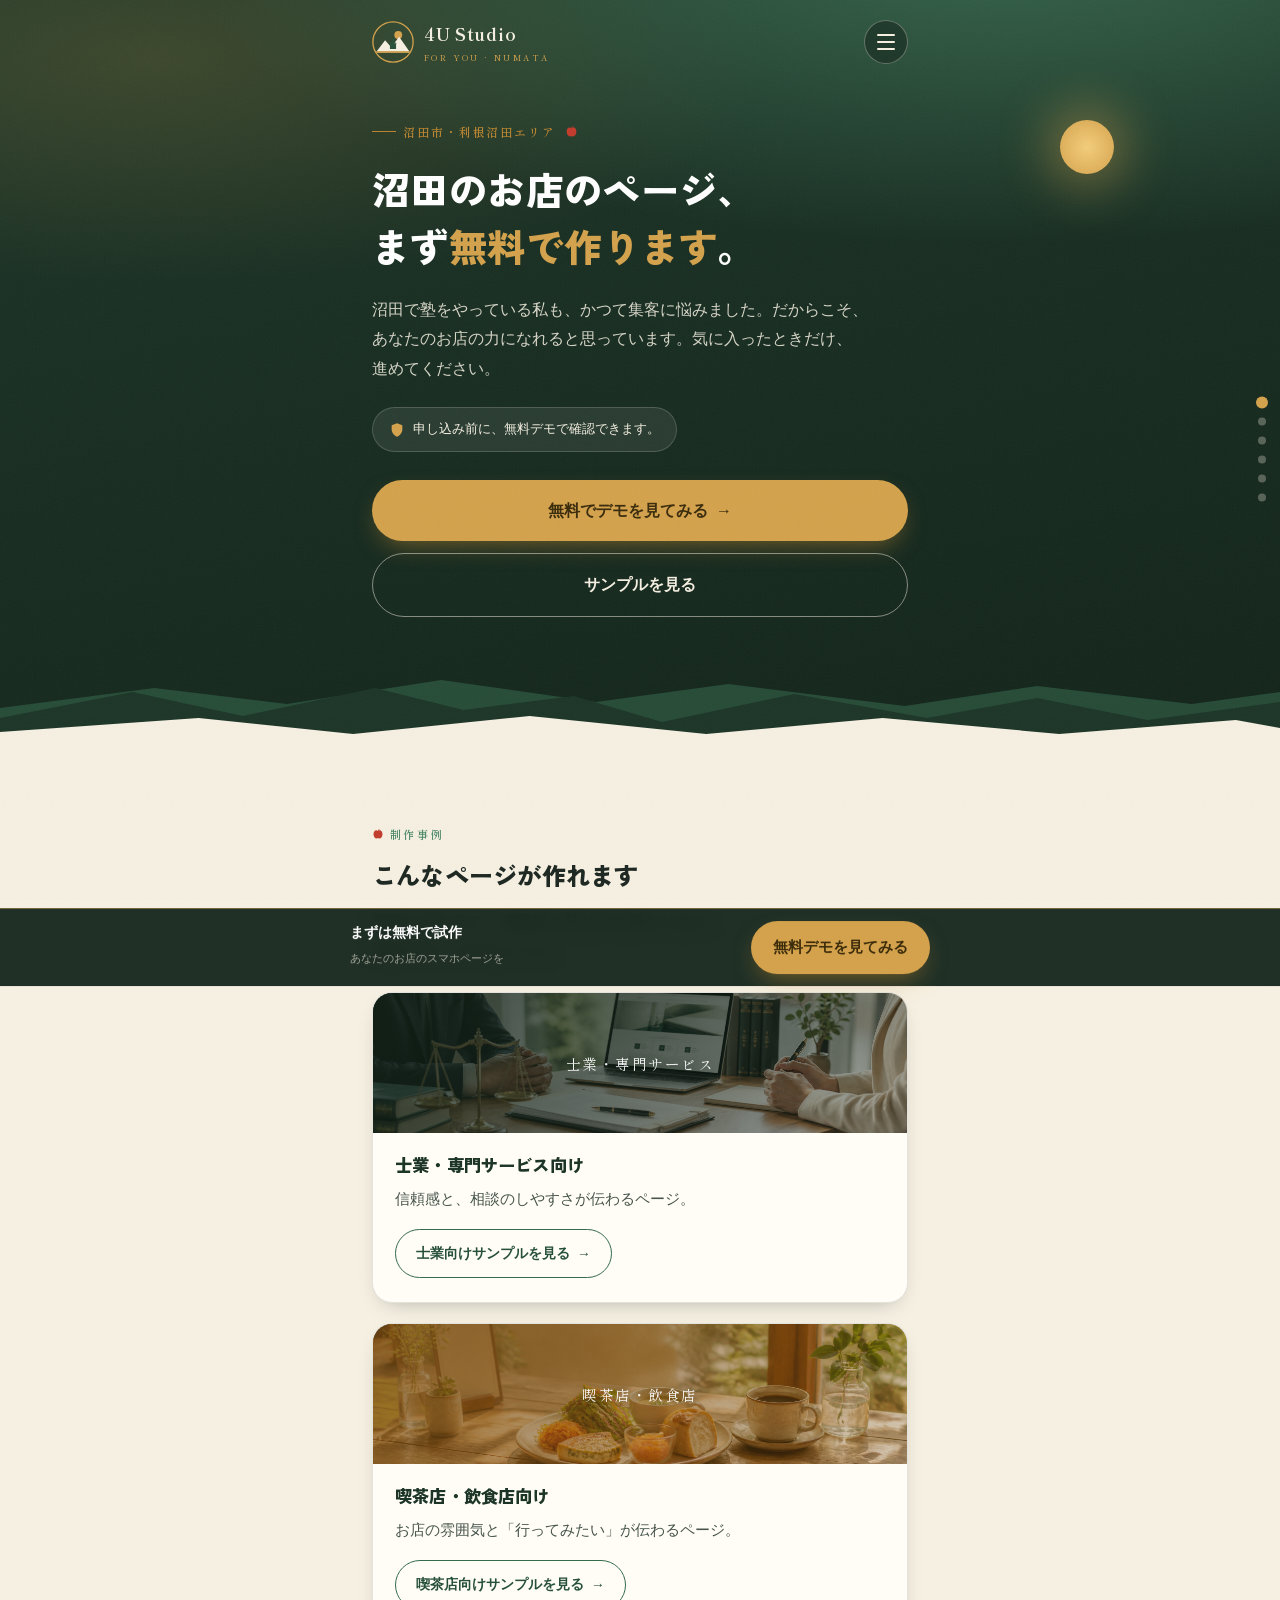
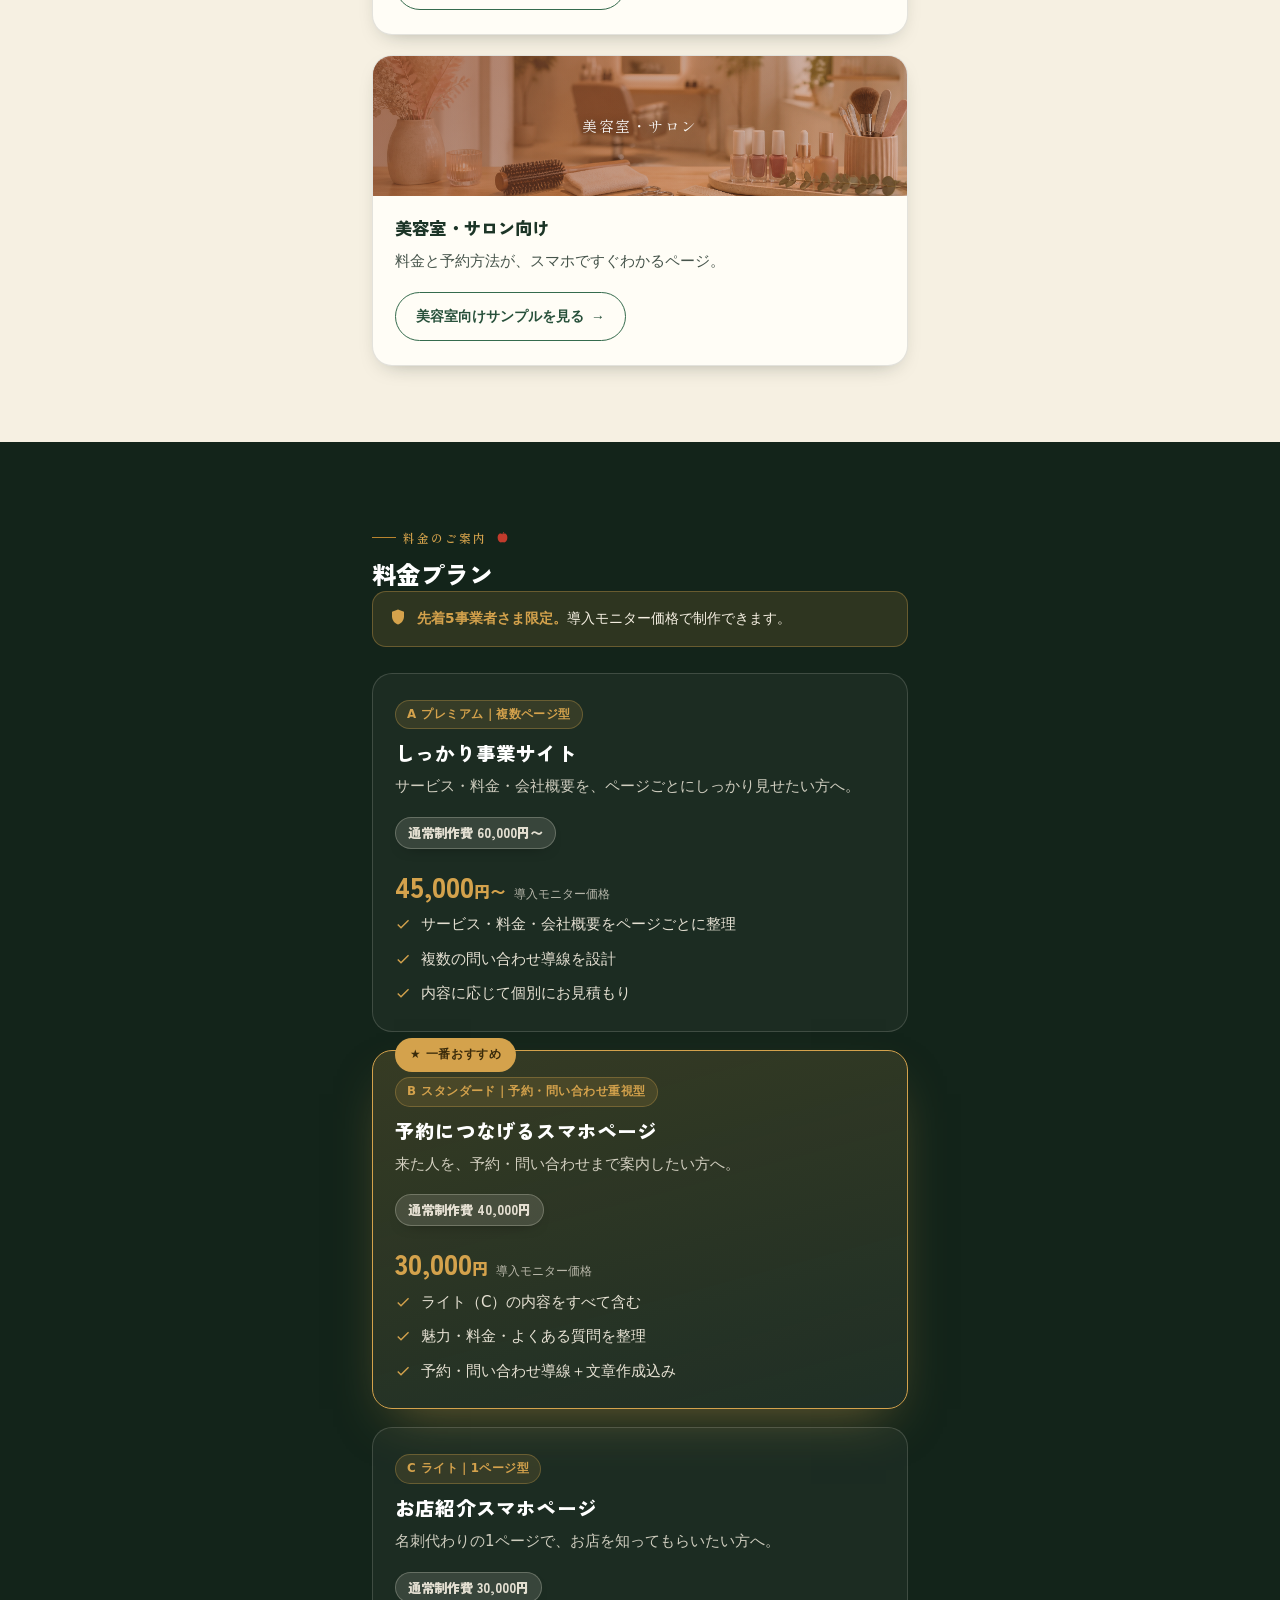
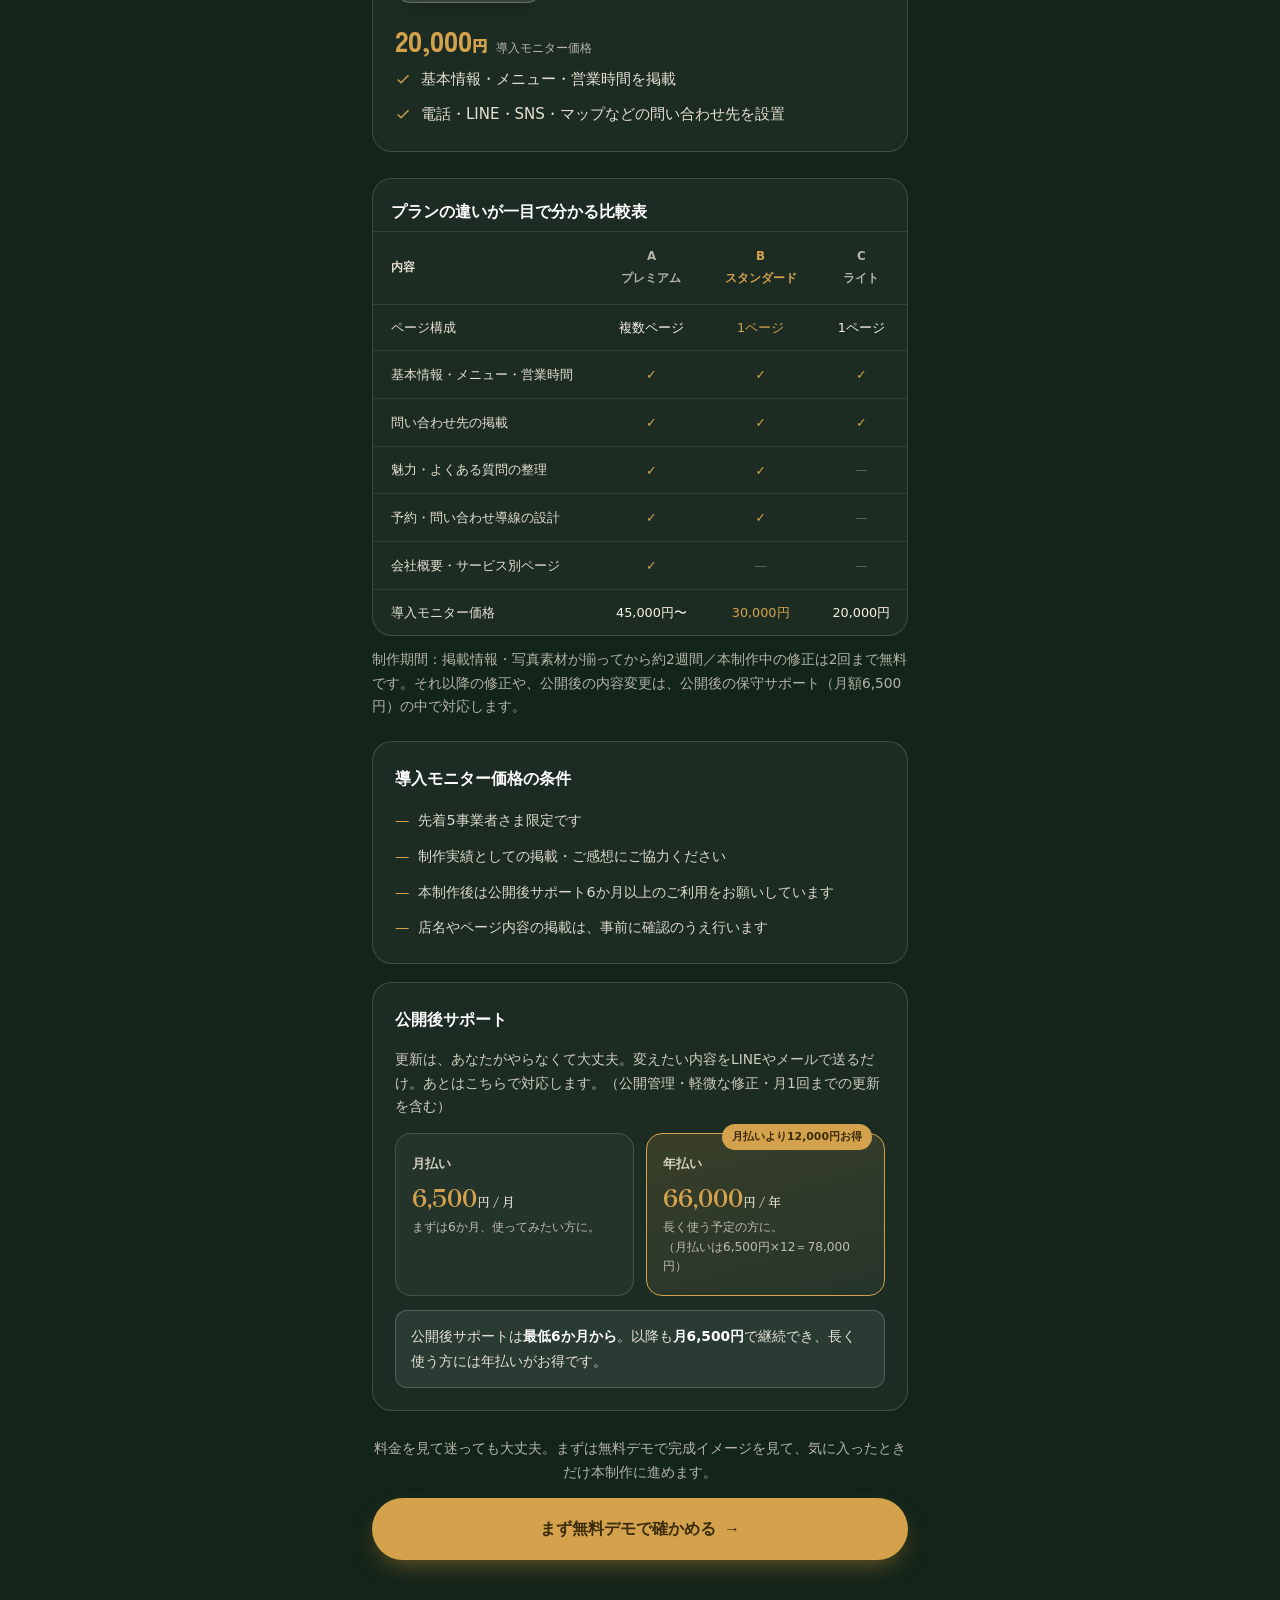
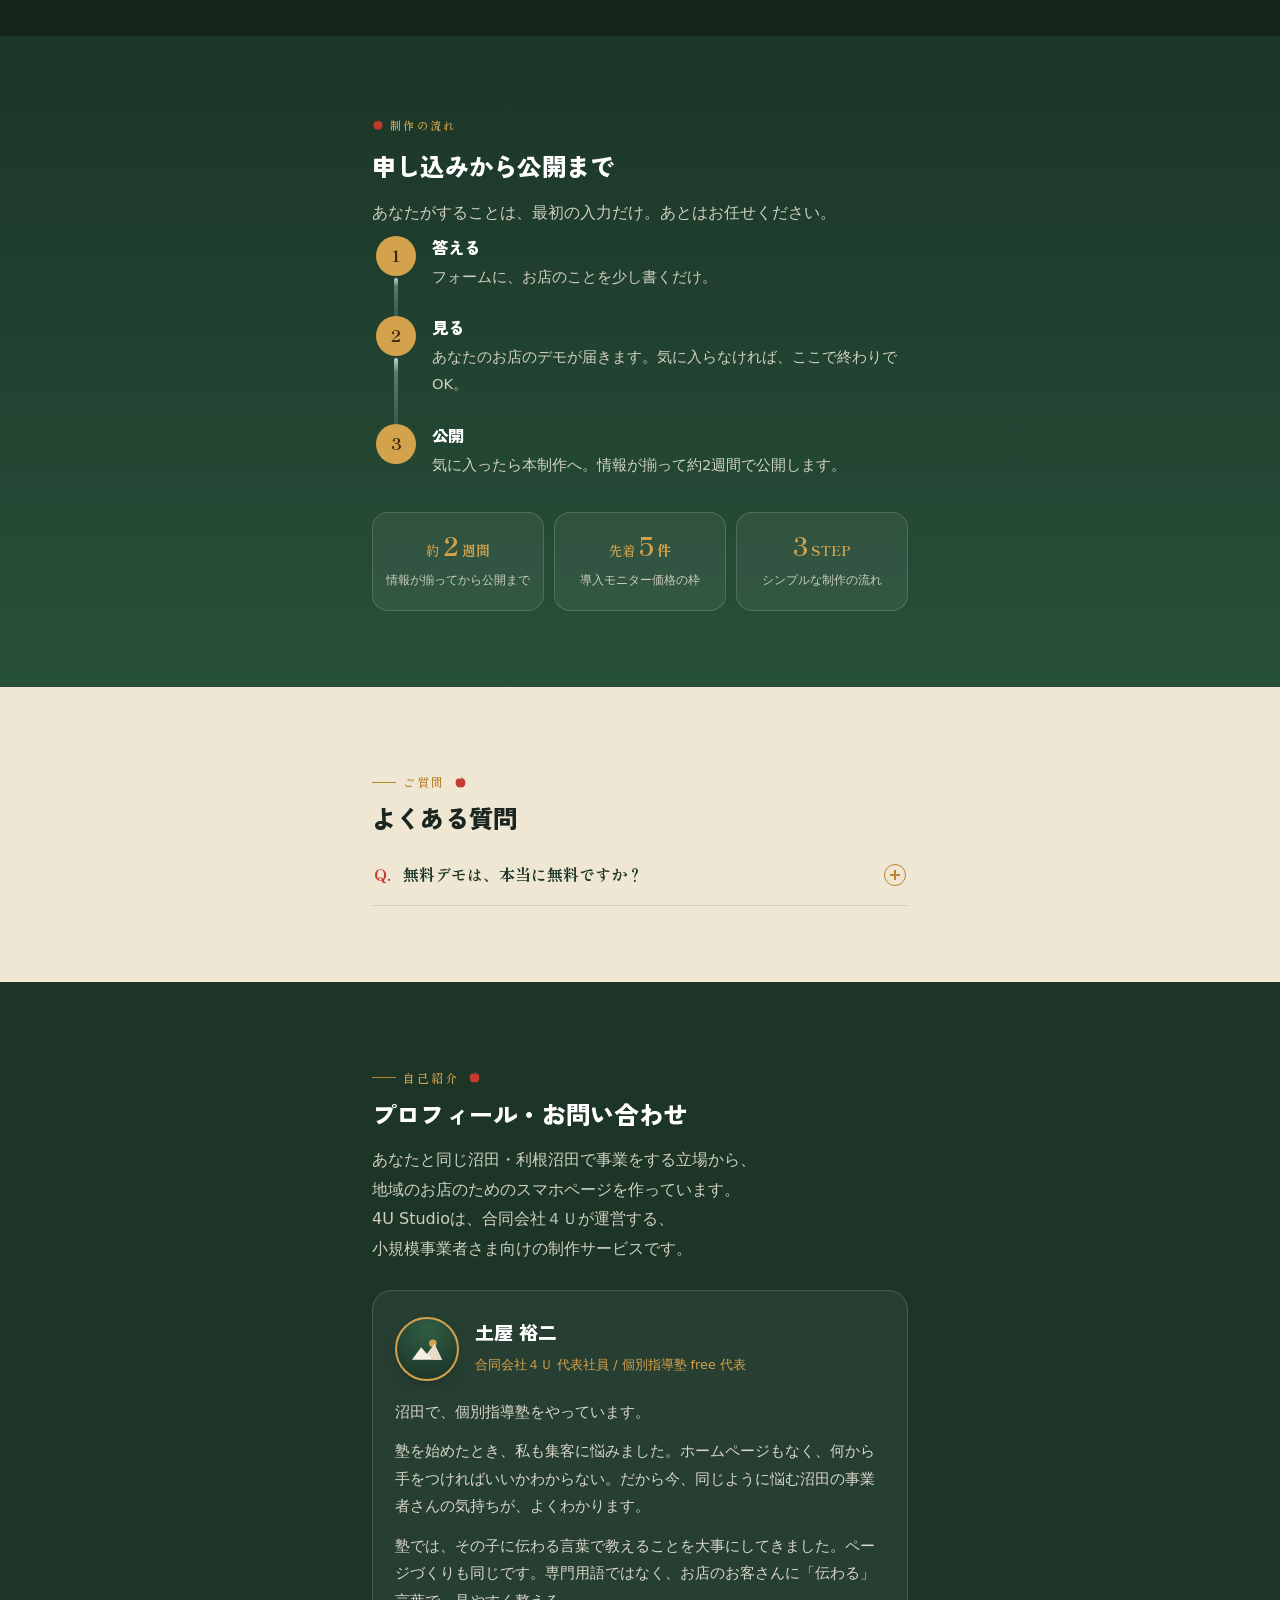
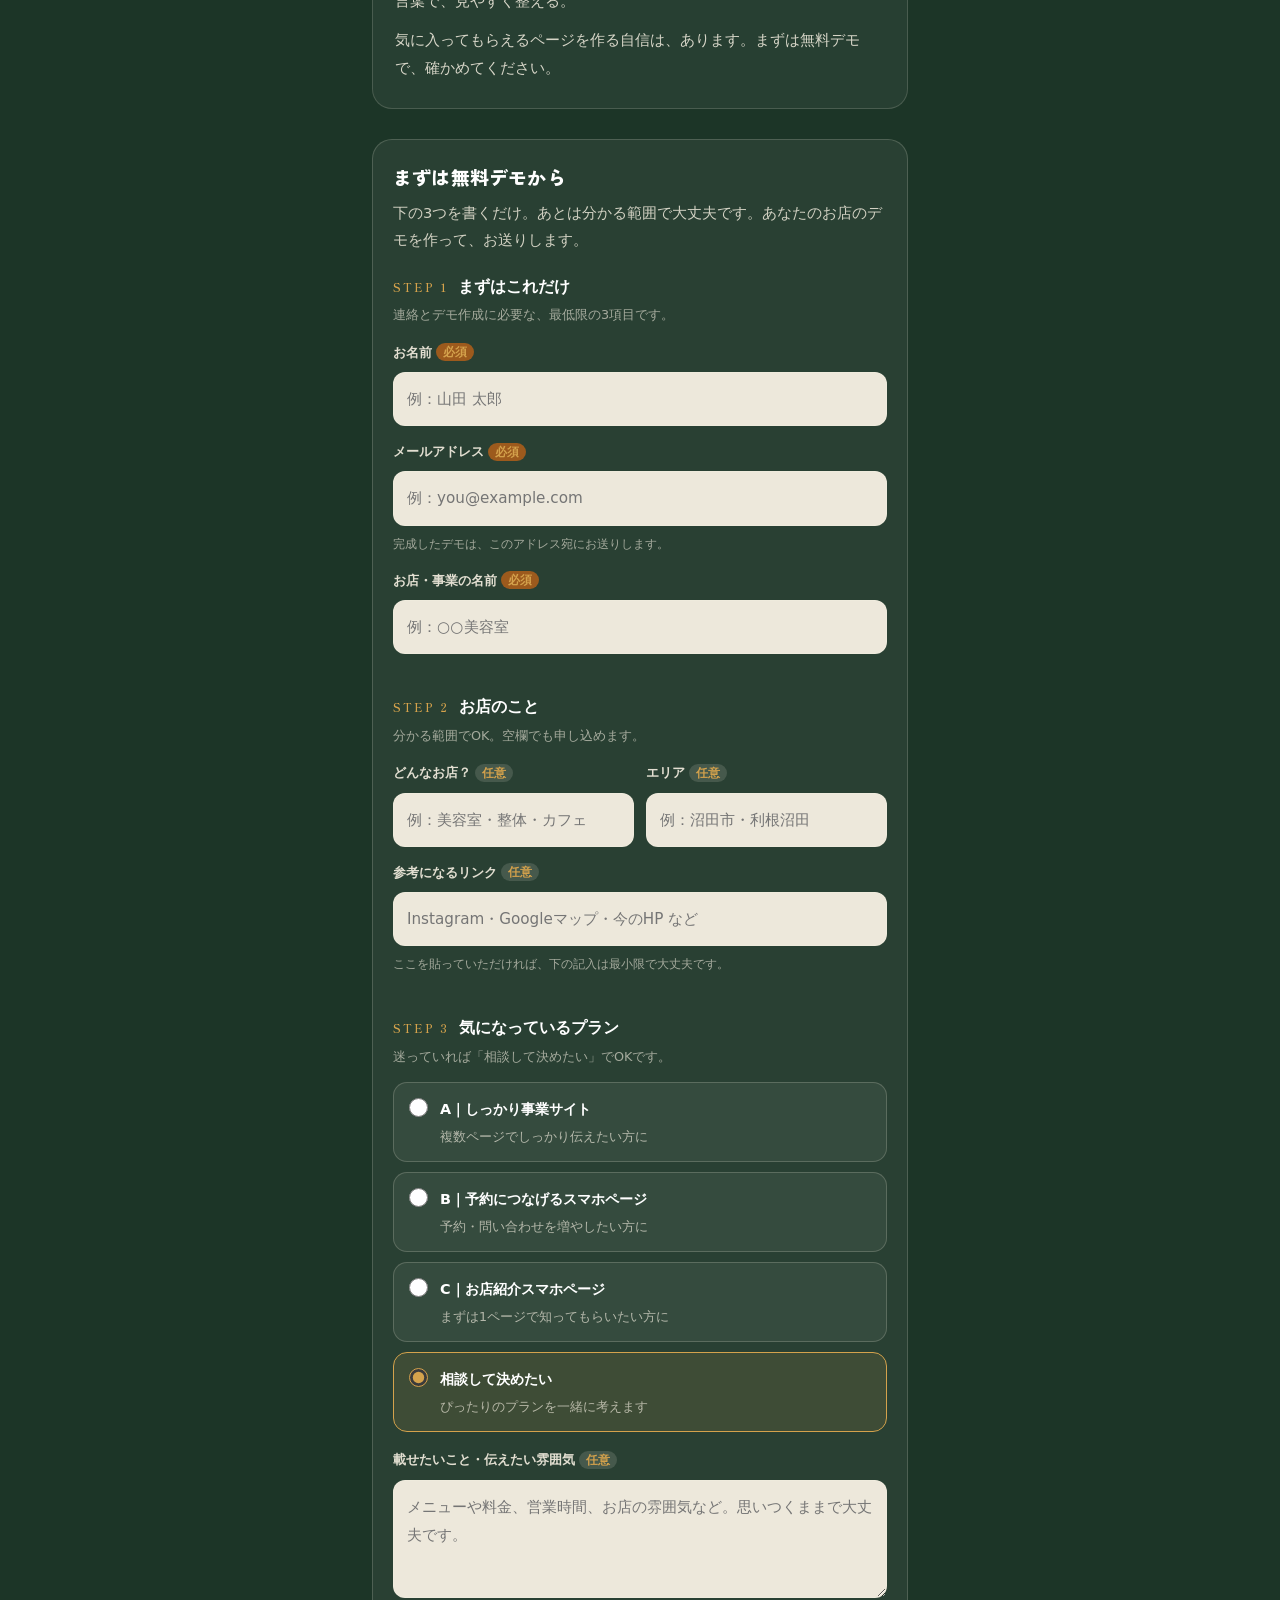
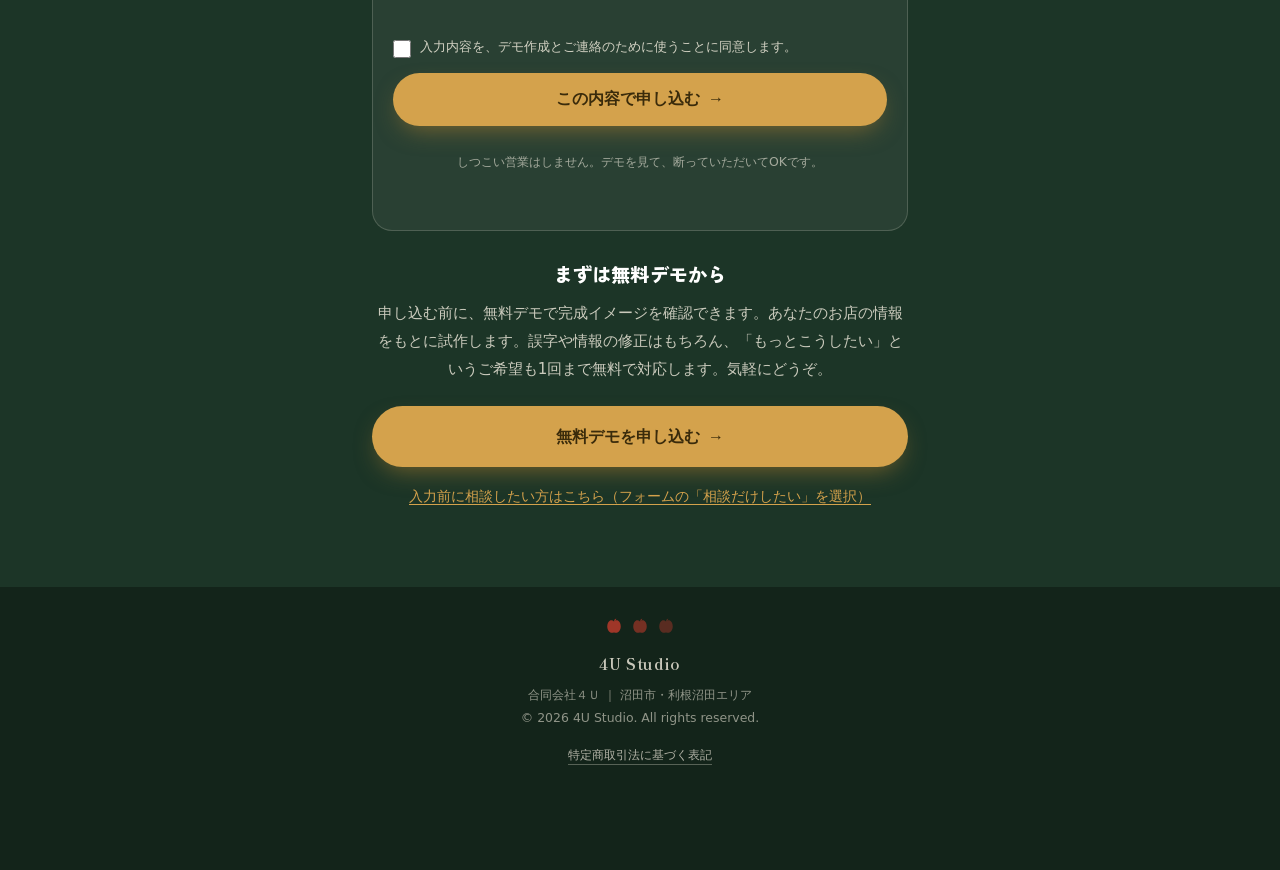
<file: index.html>
<!DOCTYPE html>
<html lang="ja">
<head>
<meta charset="UTF-8">
<meta name="viewport" content="width=device-width, initial-scale=1.0">
<script>document.documentElement.className+=' js';</script>
<title>4U Studio｜沼田・利根沼田のスマホページ制作</title>
<meta name="description" content="沼田市・利根沼田エリアの小規模事業者向け。問い合わせ・予約・来店につながるスマホで見やすい1ページを制作します。まずは無料デモから。">
<link rel="preconnect" href="https://fonts.googleapis.com">
<link rel="preconnect" href="https://fonts.gstatic.com" crossorigin>
<link href="https://fonts.googleapis.com/css2?family=Zen+Kaku+Gothic+New:wght@400;500;700;900&family=Shippori+Mincho:wght@500;600;700;800&display=swap" rel="stylesheet">
<style>
  :root{
    --green-900:#13241a;
    --green-800:#1c3527;
    --green-700:#27503a;
    --green-600:#356b4d;
    --green-500:#4a8867;
    --cream:#f6f0e2;
    --cream-2:#efe7d4;
    --paper:#fffdf6;
    --ink:#1c2620;
    --ink-soft:#46544b;
    --ochre:#d4a24c;
    --ochre-deep:#b9842f;
    --terra:#c87b52;
    --apple:#c23b2c;       /* 沼田の林檎 */
    --apple-deep:#9e2c20;
    --water:#9cc7be;
    --line:rgba(28,38,32,.12);
    --shadow:0 18px 40px -18px rgba(19,36,26,.5);
    --shadow-sm:0 8px 22px -12px rgba(19,36,26,.4);
    --radius:20px;
    --maxw:580px;
  }
  *{box-sizing:border-box;margin:0;padding:0}
  html{scroll-behavior:smooth}
  body{
    font-family:"Zen Kaku Gothic New",system-ui,sans-serif;
    color:var(--ink);background:var(--cream);
    line-height:1.85;font-size:16px;-webkit-font-smoothing:antialiased;
    overflow-x:hidden;
  }
  body::before{
    content:"";position:fixed;inset:0;z-index:9999;pointer-events:none;opacity:.045;
    background-image:url("data:image/svg+xml,%3Csvg xmlns='http://www.w3.org/2000/svg' width='120' height='120'%3E%3Cfilter id='n'%3E%3CfeTurbulence type='fractalNoise' baseFrequency='.9' numOctaves='2'/%3E%3C/filter%3E%3Crect width='100%25' height='100%25' filter='url(%23n)'/%3E%3C/svg%3E");
  }
  .wrap{max-width:var(--maxw);margin:0 auto;padding:0 22px;position:relative}
  .eyebrow{font-family:"Shippori Mincho",serif;font-weight:600;letter-spacing:.16em;font-size:.74rem;
    color:var(--ochre-deep);display:inline-flex;align-items:center;gap:.6em}
  .eyebrow::before{content:"";width:24px;height:1px;background:var(--ochre-deep)}
  .eyebrow.apple::after{content:"";width:13px;height:14px;background:var(--apple);
    -webkit-mask:url("data:image/svg+xml,%3Csvg xmlns='http://www.w3.org/2000/svg' viewBox='0 0 24 24'%3E%3Cpath fill='black' d='M12 6c0-2 1.2-3.6 3-4-.2 1.8-1 3-3 4zm0 0c-1.6-1.6-3.6-2-5.2-1.2C4.5 6 3 9 3 12.5 3 17 6 21 9 21c1 0 1.8-.4 3-.4s2 .4 3 .4c3 0 6-4 6-8.5C21 9 19.5 6 17.2 4.8 15.6 4 13.6 4.4 12 6z'/%3E%3C/svg%3E") center/contain no-repeat;
    mask:url("data:image/svg+xml,%3Csvg xmlns='http://www.w3.org/2000/svg' viewBox='0 0 24 24'%3E%3Cpath fill='black' d='M12 6c0-2 1.2-3.6 3-4-.2 1.8-1 3-3 4zm0 0c-1.6-1.6-3.6-2-5.2-1.2C4.5 6 3 9 3 12.5 3 17 6 21 9 21c1 0 1.8-.4 3-.4s2 .4 3 .4c3 0 6-4 6-8.5C21 9 19.5 6 17.2 4.8 15.6 4 13.6 4.4 12 6z'/%3E%3C/svg%3E") center/contain no-repeat;display:inline-block;margin-left:.2em}
  h1,h2,h3{font-weight:900;line-height:1.42;letter-spacing:.01em}
  section{padding:76px 0;position:relative}
  .sec-head h2{font-size:1.52rem;margin-top:8px}
  .nowrap-title{white-space:nowrap}
  .sec-num{font-family:"Shippori Mincho",serif;font-size:.7rem;letter-spacing:.2em;color:var(--green-500);font-weight:600;
    display:inline-flex;align-items:center;gap:.55em}
  .sec-num::before{content:"";width:12px;height:13px;flex:0 0 auto;background:var(--apple);display:inline-block;
    -webkit-mask:url("data:image/svg+xml,%3Csvg xmlns='http://www.w3.org/2000/svg' viewBox='0 0 24 24'%3E%3Cpath fill='black' d='M12 6c0-2 1.2-3.6 3-4-.2 1.8-1 3-3 4zm0 0c-1.6-1.6-3.6-2-5.2-1.2C4.5 6 3 9 3 12.5 3 17 6 21 9 21c1 0 1.8-.4 3-.4s2 .4 3 .4c3 0 6-4 6-8.5C21 9 19.5 6 17.2 4.8 15.6 4 13.6 4.4 12 6z'/%3E%3C/svg%3E") center/contain no-repeat;
    mask:url("data:image/svg+xml,%3Csvg xmlns='http://www.w3.org/2000/svg' viewBox='0 0 24 24'%3E%3Cpath fill='black' d='M12 6c0-2 1.2-3.6 3-4-.2 1.8-1 3-3 4zm0 0c-1.6-1.6-3.6-2-5.2-1.2C4.5 6 3 9 3 12.5 3 17 6 21 9 21c1 0 1.8-.4 3-.4s2 .4 3 .4c3 0 6-4 6-8.5C21 9 19.5 6 17.2 4.8 15.6 4 13.6 4.4 12 6z'/%3E%3C/svg%3E") center/contain no-repeat}
  p{color:var(--ink-soft)}
  .lead{color:var(--ink);font-weight:500}
  /* 日本語の読みやすさ：禁則・文節折り返し */
  body{word-break:normal;line-break:strict;overflow-wrap:anywhere}
  h1,h2,h3{line-break:strict}
  .ph{display:inline-block}            /* 文節ごとに改行（語の途中で切れない） */

  /* progress + nav dots */
  .progress{position:fixed;top:0;left:0;height:3px;width:0;z-index:200;
    background:linear-gradient(90deg,var(--ochre),var(--apple));transition:width .1s linear}
  .dots{position:fixed;right:14px;top:50%;transform:translateY(-50%);z-index:90;
    display:flex;flex-direction:column;gap:11px}
  .dots a{width:8px;height:8px;border-radius:50%;background:rgba(28,38,32,.25);transition:.3s;display:block}
  .dots a.active{background:var(--ochre);transform:scale(1.5)}
  .dots.on-dark a{background:rgba(246,240,226,.3)}
  .dots.on-dark a.active{background:var(--ochre)}
  @media(max-width:640px){.dots{display:none}}

  /* buttons */
  .btn{display:inline-flex;align-items:center;justify-content:center;gap:.5em;
    font-family:"Zen Kaku Gothic New";font-weight:700;font-size:1rem;padding:16px 26px;border-radius:999px;
    text-decoration:none;cursor:pointer;border:none;width:100%;text-align:center;position:relative;overflow:hidden;
    transition:transform .25s cubic-bezier(.34,1.4,.6,1),box-shadow .25s}
  .btn-primary{background:var(--ochre);color:#3a2b0b;box-shadow:0 10px 24px -8px rgba(185,132,47,.6)}
  .btn-primary::after{content:"";position:absolute;inset:0;background:linear-gradient(120deg,transparent 30%,rgba(255,255,255,.5),transparent 70%);
    transform:translateX(-130%);transition:transform .6s}
  .btn-primary:hover{transform:translateY(-3px);box-shadow:0 16px 30px -10px rgba(185,132,47,.7)}
  .btn-primary:hover::after{transform:translateX(130%)}
  .btn-ghost{background:transparent;color:var(--green-700);border:1.6px solid var(--green-600)}
  .btn-ghost:hover{background:var(--green-700);color:var(--cream);transform:translateY(-2px)}
  .btn-sm{width:auto;padding:11px 20px;font-size:.86rem}
  .arrow{transition:transform .25s}.btn:hover .arrow{transform:translateX(4px)}

  /* header */
  .topbar{position:absolute;top:0;left:0;right:0;z-index:40}
  .topbar .wrap{display:flex;align-items:center;justify-content:space-between;padding-top:18px}
  .logo{display:flex;align-items:center;gap:10px;text-decoration:none}
  .logo-text{font-family:"Shippori Mincho",serif;font-weight:700;font-size:1.08rem;color:var(--cream);letter-spacing:.04em}
  .logo-text small{display:block;font-size:.5rem;letter-spacing:.3em;color:var(--ochre);font-weight:500;margin-top:1px}
  .menu-toggle{width:44px;height:44px;border-radius:50%;border:1px solid rgba(246,240,226,.32);
    background:rgba(19,36,26,.54);display:inline-flex;flex-direction:column;align-items:center;justify-content:center;
    gap:5px;cursor:pointer;color:var(--cream);backdrop-filter:blur(8px)}
  .menu-toggle span{width:18px;height:2px;border-radius:2px;background:currentColor;transition:.25s}
  .topbar.open .menu-toggle span:nth-child(1){transform:translateY(7px) rotate(45deg)}
  .topbar.open .menu-toggle span:nth-child(2){opacity:0}
  .topbar.open .menu-toggle span:nth-child(3){transform:translateY(-7px) rotate(-45deg)}
  .mobile-menu{position:absolute;top:74px;left:22px;right:22px;z-index:45;max-width:calc(var(--maxw) - 44px);
    margin:0 auto;padding:12px;border:1px solid rgba(246,240,226,.22);border-radius:16px;
    background:rgba(19,36,26,.94);box-shadow:0 20px 44px -22px rgba(0,0,0,.7);backdrop-filter:blur(12px);
    opacity:0;transform:translateY(-8px);pointer-events:none;transition:.25s}
  .topbar.open .mobile-menu{opacity:1;transform:translateY(0);pointer-events:auto}
  .mobile-menu a{display:flex;justify-content:space-between;align-items:center;padding:12px 10px;color:var(--cream);
    text-decoration:none;border-radius:10px;font-weight:700;font-size:.92rem}
  .mobile-menu a+a{border-top:1px solid rgba(246,240,226,.1)}
  .mobile-menu a::after{content:"→";color:var(--ochre)}

  /* HERO */
  .hero{color:var(--cream);padding:112px 0 0;position:relative;overflow:hidden;
    background:linear-gradient(168deg,var(--green-800) 0%,var(--green-900) 100%)}
  .hero-glow{position:absolute;inset:0;z-index:0;
    background:radial-gradient(110% 70% at 78% -8%,rgba(74,136,103,.6),transparent 58%),
              radial-gradient(80% 50% at 12% 8%,rgba(212,162,76,.18),transparent 60%);
    animation:glow 14s ease-in-out infinite alternate}
  @keyframes glow{from{transform:translate3d(0,0,0) scale(1)}to{transform:translate3d(-3%,2%,0) scale(1.08)}}
  .hero .wrap{padding-bottom:0;position:relative;z-index:3}
  .hero h1{font-size:clamp(1.42rem,6.1vw,2.1rem);line-height:1.46;color:#fff;margin:18px 0 0}
  .hero h1 .hero-line{display:block;white-space:nowrap}
  .hero h1 .hl{color:var(--ochre)}
  .hero-sub{margin-top:22px;color:rgba(246,240,226,.86);font-size:1rem}
  .hero-note{margin-top:20px;font-size:.92rem;color:rgba(246,240,226,.78);border-left:2px solid var(--ochre);padding-left:14px}
  .hero-trust{display:inline-flex;align-items:center;gap:8px;margin-top:24px;background:rgba(255,255,255,.08);
    border:1px solid rgba(246,240,226,.18);padding:9px 16px;border-radius:999px;font-size:.82rem;color:var(--cream)}
  .hero-cta{margin-top:28px;display:flex;flex-direction:column;gap:12px;padding-bottom:128px}
  .hero-fineprint{margin-top:24px;font-size:.76rem;color:rgba(246,240,226,.82);line-height:1.8;padding-bottom:120px}
  /* parallax scenery */
  .scenery{position:absolute;left:0;right:0;bottom:-1px;z-index:1;width:100%;height:88px;display:block}
  .sun{position:absolute;right:13%;top:120px;width:54px;height:54px;border-radius:50%;z-index:1;
    background:radial-gradient(circle,#f4cd7a,#d4a24c);box-shadow:0 0 50px 12px rgba(212,162,76,.45);
    animation:rise 2s cubic-bezier(.2,.7,.3,1) both}
  @keyframes rise{from{transform:translateY(40px);opacity:0}to{transform:translateY(0);opacity:1}}

  /* staggered hero reveal */
  .hr{opacity:0;transform:translateY(22px);animation:hr .9s cubic-bezier(.2,.7,.2,1) forwards}
  .hr1{animation-delay:.1s}.hr2{animation-delay:.28s}.hr3{animation-delay:.42s}
  .hr4{animation-delay:.56s}.hr5{animation-delay:.7s}.hr6{animation-delay:.84s}
  @keyframes hr{to{opacity:1;transform:none}}

  /* WORRIES */
  .worries{background:var(--cream)}
  .worry-intro{margin:14px 0 24px;font-size:1.02rem}
  .worry-list{list-style:none;display:flex;flex-direction:column}
  .worry-list li{display:flex;gap:13px;align-items:flex-start;padding:14px 2px;border-bottom:1px dashed var(--line);font-weight:500;color:var(--ink)}
  .worry-list li:last-child{border-bottom:none}
  .check{flex:0 0 auto;width:22px;height:22px;margin-top:3px}

  /* BEFORE / AFTER infographic */
  .ba{display:grid;grid-template-columns:1fr;gap:14px;margin:26px 0 4px}
  .ba-card{border-radius:var(--radius);padding:22px 20px;position:relative;overflow:hidden}
  .ba-before{background:#ece4d2;border:1px dashed rgba(28,38,32,.25)}
  .ba-after{background:linear-gradient(160deg,var(--green-700),var(--green-800));color:var(--cream)}
  .ba-tag{display:inline-block;font-family:"Shippori Mincho",serif;font-weight:700;font-size:.72rem;letter-spacing:.12em;
    padding:4px 12px;border-radius:999px;margin-bottom:12px}
  .ba-before .ba-tag{background:rgba(28,38,32,.1);color:var(--ink-soft)}
  .ba-after .ba-tag{background:var(--ochre);color:#3a2b0b}
  .ba-card h4{font-size:1.04rem;margin-bottom:12px}
  .ba-before h4{color:var(--ink)}.ba-after h4{color:#fff}
  .ba-icons{display:flex;gap:10px;margin-bottom:12px;flex-wrap:wrap}
  .ba-chip{display:inline-flex;align-items:center;gap:6px;font-size:.78rem;background:rgba(255,255,255,.6);
    border-radius:8px;padding:6px 10px;color:var(--ink-soft)}
  .ba-after .ba-chip{background:rgba(255,255,255,.12);color:var(--cream)}
  .ba-note{font-size:.88rem;line-height:1.7}
  .ba-before .ba-note{color:var(--ink-soft)}.ba-after .ba-note{color:rgba(246,240,226,.9)}
  .ba-arrow{display:grid;place-items:center;height:30px;color:var(--ochre-deep)}
  .ba-arrow svg{animation:bob 1.8s ease-in-out infinite}
  @keyframes bob{0%,100%{transform:translateY(0)}50%{transform:translateY(5px)}}

  /* visitor FLOW diagram */
  .journey{margin-top:30px;background:var(--paper);border:1px solid var(--line);border-radius:var(--radius);
    padding:24px 20px;box-shadow:var(--shadow-sm)}
  .journey-title{font-size:.95rem;color:var(--green-800);font-weight:700;margin-bottom:18px;text-align:center}
  .jflow{display:flex;flex-direction:column;align-items:center;gap:0}
  .jsrc{display:flex;gap:10px;justify-content:center;flex-wrap:wrap}
  .jnode{display:inline-flex;flex-direction:column;align-items:center;gap:5px;background:var(--cream-2);
    border-radius:12px;padding:11px 14px;font-size:.76rem;color:var(--ink-soft);min-width:78px}
  .jnode svg{width:22px;height:22px}
  .jhub{background:var(--green-700);color:var(--cream);font-weight:700;font-size:.92rem;
    border-radius:14px;padding:14px 22px;display:flex;align-items:center;gap:9px;box-shadow:var(--shadow-sm)}
  .jhub svg{width:24px;height:24px}
  .jact{display:flex;gap:10px;justify-content:center;flex-wrap:wrap}
  .jact .jnode{background:rgba(212,162,76,.16);color:var(--ochre-deep);font-weight:600}
  .jconn{width:2px;height:26px;background:linear-gradient(var(--green-500),var(--ochre));margin:6px 0;position:relative}
  .jconn::after{content:"";position:absolute;bottom:-2px;left:50%;transform:translateX(-50%);
    border:5px solid transparent;border-top-color:var(--ochre)}

  /* CAN DO */
  .cando{background:var(--green-800);color:var(--cream)}
  .cando .eyebrow,.cando .sec-num{color:var(--ochre)}
  .cando h2{color:#fff}
  .cando .intro{color:rgba(246,240,226,.82);margin:14px 0 28px}
  .feat{display:flex;gap:15px;padding:22px 0;border-top:1px solid rgba(246,240,226,.14)}
  .feat:first-of-type{border-top:none}
  .feat-ic{flex:0 0 auto;width:48px;height:48px;border-radius:14px;background:rgba(212,162,76,.16);
    display:grid;place-items:center;transition:.3s}
  .feat:hover .feat-ic{background:var(--ochre);transform:rotate(-6deg) scale(1.06)}
  .feat:hover .feat-ic svg{stroke:#2b210a}
  .feat-ic svg{transition:.3s}
  .feat h3{font-size:1.06rem;color:#fff;margin-bottom:5px}
  .feat p{color:rgba(246,240,226,.82);font-size:.96rem;margin:0;line-height:1.8}

  /* DEMO */
  .demo{background:var(--cream-2)}
  .demo-quote{font-family:"Shippori Mincho",serif;font-size:1.12rem;color:var(--green-700);font-weight:600;line-height:1.9;margin:16px 0 22px}
  .demo-anyone{margin-top:16px;background:rgba(74,136,103,.1);border:1px solid rgba(74,136,103,.28);
    border-radius:14px;padding:14px 16px;font-size:.94rem;color:var(--green-800);font-weight:600;
    display:flex;gap:10px;align-items:flex-start;line-height:1.7}
  .demo-anyone svg{flex:0 0 auto;margin-top:2px}
  .demo-anyone b{color:var(--ochre-deep)}
  .demo-know-title{font-size:1.12rem;color:var(--green-800);margin:8px 0 12px;line-height:1.4}
  .know-grid{display:grid;grid-template-columns:1fr 1fr;gap:14px;margin:12px 0 24px}
  .know{background:#fffdf6;border:1px solid rgba(74,136,103,.16);border-radius:18px;padding:20px 18px;
    box-shadow:var(--shadow-sm);transition:.3s;display:flex;gap:14px;align-items:center}
  .know:hover{transform:translateY(-4px);box-shadow:var(--shadow)}
  .know-ic{flex:0 0 auto;width:48px;height:48px;border-radius:14px;background:rgba(74,136,103,.12);display:grid;place-items:center}
  .know p{font-size:.98rem;color:var(--green-800);line-height:1.5;margin:0;font-weight:700}
  .card{background:var(--paper);border:1px solid var(--line);border-radius:var(--radius);padding:24px 22px;box-shadow:var(--shadow-sm)}
  .card h3{font-size:1.04rem;margin-bottom:14px;color:var(--green-800);display:flex;align-items:center;gap:9px}
  .card h3 .dot{width:8px;height:8px;border-radius:50%;background:var(--ochre);flex:0 0 auto}
  .tick-list{list-style:none;display:flex;flex-direction:column;gap:11px}
  .tick-list li{display:flex;gap:11px;font-size:.95rem;color:var(--ink)}
  .tick-list li::before{content:"";flex:0 0 auto;width:17px;height:17px;margin-top:4px;background:var(--green-600);
    -webkit-mask:url("data:image/svg+xml,%3Csvg xmlns='http://www.w3.org/2000/svg' viewBox='0 0 24 24'%3E%3Cpath fill='black' d='M9 16.2 4.8 12l-1.4 1.4L9 19 21 7l-1.4-1.4z'/%3E%3C/svg%3E") center/contain no-repeat;
    mask:url("data:image/svg+xml,%3Csvg xmlns='http://www.w3.org/2000/svg' viewBox='0 0 24 24'%3E%3Cpath fill='black' d='M9 16.2 4.8 12l-1.4 1.4L9 19 21 7l-1.4-1.4z'/%3E%3C/svg%3E") center/contain no-repeat}
  .callout{margin-top:18px;background:rgba(74,136,103,.1);border-radius:14px;padding:16px 18px;font-size:.9rem;color:var(--green-700);border:1px solid rgba(74,136,103,.22)}

  /* SAMPLES */
  .samples{background:var(--cream)}
  .sample-card{background:var(--paper);border:1px solid var(--line);border-radius:var(--radius);overflow:hidden;box-shadow:var(--shadow-sm);transition:.35s}
  .sample-card:hover{transform:translateY(-6px);box-shadow:var(--shadow)}
  .sample-card+.sample-card{margin-top:20px}
  .sample-photo{height:140px;display:grid;place-items:center;position:relative;color:rgba(255,255,255,.95);
    font-family:"Shippori Mincho",serif;font-size:.92rem;letter-spacing:.1em;overflow:hidden}
  .sample-photo span{position:relative;z-index:2;text-shadow:0 2px 10px rgba(19,36,26,.45)}
  .sample-photo::before{content:"";position:absolute;inset:0;opacity:.16;
    background-image:radial-gradient(circle at 30% 30%,#fff 1px,transparent 1.5px);background-size:18px 18px}
  .s1{background:
    linear-gradient(135deg,rgba(19,36,26,.72),rgba(19,36,26,.28)),
    url("assets/shigyo-professional-services.png") center 48%/cover no-repeat}
  .s1::before{opacity:1;background:linear-gradient(135deg,rgba(19,36,26,.38),rgba(19,36,26,.08))}
  .s2{background:
    linear-gradient(135deg,rgba(122,79,23,.62),rgba(122,79,23,.22)),
    url("assets/cafe-restaurant-homepage.png") center 55%/cover no-repeat}
  .s2::before{opacity:1;background:linear-gradient(135deg,rgba(122,79,23,.34),rgba(122,79,23,.08))}
  .s3{background:
    linear-gradient(135deg,rgba(143,79,51,.58),rgba(143,79,51,.18)),
    url("assets/beauty-nail-salon-homepage.png") center 54%/cover no-repeat}
  .s3::before{opacity:1;background:linear-gradient(135deg,rgba(143,79,51,.3),rgba(143,79,51,.08))}
  .photo-tag{position:absolute;top:10px;left:10px;z-index:3;font-family:"Zen Kaku Gothic New";font-size:.62rem;
    letter-spacing:.05em;background:rgba(255,255,255,.85);color:var(--ink-soft);padding:3px 9px;border-radius:6px}
  .sample-body{padding:20px 22px 24px}
  .sample-body h3{font-size:1.08rem;color:var(--green-800);margin-bottom:8px}
  .sample-body p{font-size:.95rem;line-height:1.8;margin-bottom:16px}

  /* WORKS / 制作実績 */
  .works{background:var(--cream-2)}
  .work-card{display:block;text-decoration:none;color:inherit;background:var(--paper);
    border:1px solid var(--line);border-radius:var(--radius);overflow:hidden;box-shadow:var(--shadow);
    position:relative;transition:.35s}
  .work-card:hover{transform:translateY(-6px)}
  .work-card::after{content:"";position:absolute;inset:0;border:2px solid var(--ochre);
    border-radius:var(--radius);opacity:0;transition:.35s;pointer-events:none}
  .work-card:hover::after{opacity:1}
  .work-photo{height:170px;display:grid;place-items:center;position:relative;overflow:hidden;
    color:rgba(255,255,255,.96);font-family:"Shippori Mincho",serif;font-size:1.16rem;letter-spacing:.1em;
    background:linear-gradient(135deg,var(--green-600),var(--green-900))}
  .work-photo span{position:relative;z-index:2;text-shadow:0 2px 10px rgba(19,36,26,.45)}
  .work-photo::before{content:"";position:absolute;inset:0;opacity:.16;
    background-image:radial-gradient(circle at 30% 30%,#fff 1px,transparent 1.5px);background-size:18px 18px}
  .work-badge{position:absolute;top:12px;left:12px;z-index:3;font-family:"Zen Kaku Gothic New";
    font-size:.66rem;font-weight:700;letter-spacing:.06em;color:var(--green-900);background:var(--ochre);
    padding:5px 12px;border-radius:999px}
  .work-body{padding:22px 24px 26px}
  .work-body h3{font-size:1.18rem;color:var(--green-800);margin-bottom:4px}
  .work-meta{font-size:.82rem;color:var(--ochre-deep);font-weight:700;letter-spacing:.04em;margin-bottom:12px}
  .work-body p{font-size:.95rem;line-height:1.8;margin-bottom:18px}

  /* PRICING */
  .pricing{background:var(--green-900);color:var(--cream)}
  .pricing .eyebrow,.pricing .sec-num{color:var(--ochre)}
  .pricing h2{color:#fff}
  .pricing .intro{color:rgba(246,240,226,.82);margin:14px 0 12px}
  .commit-note{background:rgba(212,162,76,.14);border:1px solid rgba(212,162,76,.35);border-radius:14px;
    padding:14px 16px;font-size:.86rem;color:var(--cream);margin-bottom:26px;display:flex;gap:10px;align-items:flex-start}
  .plan{background:rgba(255,255,255,.04);border:1px solid rgba(246,240,226,.16);border-radius:var(--radius);
    padding:24px 22px;position:relative;transition:.35s}
  .plan:hover{transform:translateY(-4px);border-color:rgba(246,240,226,.4)}
  .plan+.plan{margin-top:18px}
  .plan.featured{background:linear-gradient(165deg,rgba(212,162,76,.18),rgba(255,255,255,.05));
    border:1.6px solid var(--ochre);box-shadow:0 22px 50px -22px rgba(212,162,76,.5)}
  .badge{position:absolute;top:-13px;left:22px;background:var(--ochre);color:#3a2b0b;font-weight:700;font-size:.74rem;
    padding:6px 15px;border-radius:999px;letter-spacing:.05em}
  .plan-tag{display:inline-block;font-size:.74rem;font-weight:700;letter-spacing:.04em;color:var(--ochre);
    background:rgba(212,162,76,.14);border:1px solid rgba(212,162,76,.32);border-radius:999px;padding:3px 11px;margin-bottom:10px}
  .plan h3{font-size:1.22rem;color:#fff;margin-bottom:6px}
  .plan .pdesc{font-size:.94rem;color:rgba(246,240,226,.82);margin-bottom:16px;line-height:1.85}
  .price-row{display:flex;align-items:baseline;gap:8px}
  .price-mon{font-size:1.75rem;font-weight:900;color:var(--ochre)}
  .yen{font-size:1rem}
  .price-label{font-size:.72rem;color:rgba(246,240,226,.7)}
  .price-reg{width:max-content;max-width:100%;font-size:.84rem;font-weight:800;color:rgba(246,240,226,.9);
    margin:0 0 12px;display:inline-flex;align-items:center;gap:8px;padding:5px 12px;border-radius:999px;
    background:rgba(246,240,226,.13);border:1px solid rgba(246,240,226,.24);line-height:1.45;box-shadow:0 6px 16px -12px rgba(0,0,0,.8)}
  .price-reg s{font-size:1.14rem;color:#fffdf6;font-weight:900;text-decoration:none;letter-spacing:.02em}
  .price-reg .arrow-down{color:var(--ochre);font-weight:700;margin:0 .3em}
  .plan ul{list-style:none;display:flex;flex-direction:column;gap:9px}
  .plan ul li{display:flex;gap:10px;font-size:.94rem;line-height:1.7;color:rgba(246,240,226,.92)}
  .plan ul li::before{content:"";flex:0 0 auto;width:16px;height:16px;margin-top:4px;background:var(--ochre);
    -webkit-mask:url("data:image/svg+xml,%3Csvg xmlns='http://www.w3.org/2000/svg' viewBox='0 0 24 24'%3E%3Cpath fill='black' d='M9 16.2 4.8 12l-1.4 1.4L9 19 21 7l-1.4-1.4z'/%3E%3C/svg%3E") center/contain no-repeat;
    mask:url("data:image/svg+xml,%3Csvg xmlns='http://www.w3.org/2000/svg' viewBox='0 0 24 24'%3E%3Cpath fill='black' d='M9 16.2 4.8 12l-1.4 1.4L9 19 21 7l-1.4-1.4z'/%3E%3C/svg%3E") center/contain no-repeat}

  /* comparison table */
  .compare{margin-top:26px;background:rgba(255,255,255,.04);border:1px solid rgba(246,240,226,.16);border-radius:var(--radius);overflow:hidden}
  .compare h4{color:#fff;font-size:1rem;padding:18px 18px 4px}
  .compare table{width:100%;border-collapse:collapse;font-size:.8rem}
  .compare th,.compare td{padding:11px 6px;text-align:center;border-top:1px solid rgba(246,240,226,.1)}
  .compare th:first-child,.compare td:first-child{text-align:left;padding-left:18px;color:rgba(246,240,226,.92);width:42%}
  .compare thead th{color:rgba(246,240,226,.7);font-size:.74rem;font-weight:700;padding-top:14px;padding-bottom:14px}
  .compare thead th.hot{color:var(--ochre)}
  .compare td .yes{color:var(--ochre);font-weight:900}
  .compare td .no{color:rgba(246,240,226,.3)}
  .compare tbody tr:hover{background:rgba(255,255,255,.03)}

  .common{margin-top:22px;background:rgba(255,255,255,.04);border:1px solid rgba(246,240,226,.16);border-radius:var(--radius);padding:22px}
  .common h4{color:#fff;font-size:1rem;margin-bottom:14px}
  .common ul{list-style:none;display:flex;flex-direction:column;gap:9px}
  .common ul li{font-size:.9rem;color:rgba(246,240,226,.88);display:flex;gap:9px}
  .common ul li::before{content:"—";color:var(--ochre)}
  .fineprint{margin-top:16px;font-size:.86rem;color:#fffdf6;line-height:1.85;
    background:rgba(246,240,226,.16);border:1px solid rgba(246,240,226,.34);border-radius:12px;padding:13px 14px}
  .pricing .common .fineprint p{color:#fffdf6!important;font-weight:700!important;text-shadow:0 1px 2px rgba(0,0,0,.18)}
  .pricing .common .fineprint p+p{margin-top:5px}

  /* MAINTENANCE */
  .maint{background:var(--cream)}
  .maint-box{background:var(--paper);border:1px solid var(--line);border-radius:var(--radius);padding:24px 22px;box-shadow:var(--shadow-sm)}
  .maint-box+.maint-box{margin-top:18px}
  .maint-box h3{font-size:1.05rem;color:var(--green-800);margin-bottom:14px}
  .maint-quotes{display:flex;flex-direction:column;gap:10px;margin:12px 0 14px}
  .maint-quotes span{background:var(--cream-2);border-radius:12px;padding:11px 15px;font-size:.93rem;font-weight:500;
    color:var(--green-800);font-family:"Shippori Mincho",serif}
  .price-pill{display:inline-block;background:var(--green-700);color:var(--cream);font-weight:700;padding:4px 14px;border-radius:999px;font-size:.92rem}

  /* FLOW — 吹割の滝モチーフ */
  .flow{background:linear-gradient(180deg,var(--green-800),var(--green-700));color:var(--cream);overflow:hidden}
  .flow .eyebrow,.flow .sec-num{color:var(--ochre)}
  .flow h2{color:#fff}
  .flow .intro{color:rgba(246,240,226,.82);margin:14px 0 8px}
  .falls-cap{font-size:.76rem;color:rgba(246,240,226,.6);margin-bottom:26px;font-family:"Shippori Mincho",serif}
  .steps{position:relative;padding-left:4px}
  .step{display:flex;gap:16px;padding-bottom:26px;position:relative}
  .step:last-child{padding-bottom:0}
  .step-num{flex:0 0 auto;width:40px;height:40px;border-radius:50%;background:var(--ochre);color:#3a2b0b;
    display:grid;place-items:center;font-weight:900;font-size:1rem;z-index:2;font-family:"Shippori Mincho",serif}
  /* flowing water line — 上から下へ流れる水 */
  .step:not(:last-child)::before{content:"";position:absolute;left:18px;top:42px;bottom:-4px;width:4px;border-radius:4px;
    background-image:
      linear-gradient(180deg, rgba(159,199,190,.5), rgba(159,199,190,.16)),
      linear-gradient(180deg, rgba(255,255,255,0), rgba(255,255,255,.95) 50%, rgba(255,255,255,0));
    background-repeat:no-repeat,no-repeat;
    background-size:100% 100%, 100% 45%;
    background-position:0 0, 0 -45%;
    animation:fall 1.4s linear infinite}
  @keyframes fall{from{background-position:0 0, 0 -45%}to{background-position:0 0, 0 145%}}
  .step-body h3{font-size:1.02rem;color:#fff;margin-bottom:4px}
  .step-body p{font-size:.92rem;margin:0;color:rgba(246,240,226,.82)}

  /* stats strip with count-up */
  .stats{display:grid;grid-template-columns:repeat(3,1fr);gap:10px;margin-top:34px}
  .stat{background:rgba(255,255,255,.06);border:1px solid rgba(246,240,226,.16);border-radius:16px;padding:18px 8px;text-align:center}
  .stat .stat-value{display:inline-flex;align-items:baseline;justify-content:center;gap:.12em;white-space:nowrap;
    font-family:"Shippori Mincho",serif;font-size:1.6rem;color:var(--ochre);line-height:1.1}
  .stat .stat-value span{display:inline!important;margin-top:0!important;color:inherit}
  .stat .stat-value .u{font-size:.86rem}
  .stat .stat-value .pre{font-size:.82rem;font-weight:600;margin-right:.1em}
  .stat>span{font-size:.72rem;color:rgba(246,240,226,.78);display:block;margin-top:5px}

  /* PROFILE */
  .profile{background:var(--green-800);color:var(--cream)}
  .profile .eyebrow,.profile .sec-num{color:var(--ochre)}
  .profile h2{color:#fff}
  .profile-title{white-space:nowrap;font-size:1.42rem}
  .profile .about{color:rgba(246,240,226,.82);margin:14px 0 26px}
  .prof-card{background:rgba(255,255,255,.05);border:1px solid rgba(246,240,226,.16);border-radius:var(--radius);padding:26px 22px}
  .prof-head{display:flex;align-items:center;gap:16px;margin-bottom:18px}
  .prof-avatar{width:64px;height:64px;border-radius:50%;flex:0 0 auto;
    background:radial-gradient(120% 120% at 50% 18%, #2f5d45, #16271d);
    border:2px solid var(--ochre);display:grid;place-items:center;overflow:hidden;
    box-shadow:0 6px 16px -8px rgba(0,0,0,.5)}
  .prof-head h3{color:#fff;font-size:1.18rem;margin-bottom:3px}
  .prof-head .role{font-size:.8rem;color:var(--ochre)}
  .prof-card p{color:rgba(246,240,226,.85);font-size:.93rem;margin-bottom:12px}
  .prof-card p:last-child{margin-bottom:0}
  .values{display:flex;flex-direction:column;gap:8px;margin:14px 0}
  .values span{font-family:"Shippori Mincho",serif;font-weight:600;color:#fff;font-size:.96rem;border-left:2px solid var(--ochre);padding-left:12px}
  .closing{margin-top:30px;text-align:center}
  .closing h3{color:#fff;font-size:1.2rem;margin-bottom:12px}
  .closing p{color:rgba(246,240,226,.8);font-size:.94rem;margin-bottom:22px}
  .closing .btn-primary{margin-bottom:14px}
  .closing .sublink{color:var(--ochre);font-size:.88rem;text-decoration:underline;text-underline-offset:3px}
  .form-panel{margin-top:30px;background:rgba(255,255,255,.06);border:1px solid rgba(246,240,226,.18);border-radius:var(--radius);padding:24px 20px}
  .form-panel h3{color:#fff;font-size:1.18rem;margin-bottom:8px}
  .form-panel .form-lead{color:rgba(246,240,226,.82);font-size:.92rem;margin-bottom:18px}
  .demo-form{display:flex;flex-direction:column;gap:14px}
  .form-row{display:flex;flex-direction:column;gap:7px}
  .form-row label{font-size:.82rem;font-weight:700;color:rgba(246,240,226,.9)}
  .form-row label span{color:var(--ochre);font-size:.74rem;margin-left:.35em}
  .demo-form input,.demo-form select,.demo-form textarea{
    width:100%;border:1px solid rgba(246,240,226,.22);border-radius:12px;background:rgba(246,240,226,.96);
    color:var(--ink);font:inherit;font-size:.95rem;padding:12px 13px;outline:none}
  .demo-form textarea{min-height:118px;resize:vertical}
  .demo-form input:focus,.demo-form select:focus,.demo-form textarea:focus{border-color:var(--ochre);box-shadow:0 0 0 3px rgba(212,162,76,.22)}
  .form-grid{display:grid;grid-template-columns:1fr 1fr;gap:12px}
  .check-row{display:flex;gap:9px;align-items:flex-start;color:rgba(246,240,226,.82);font-size:.84rem;line-height:1.7}
  .check-row input{width:18px;height:18px;margin-top:4px;flex:0 0 auto;accent-color:var(--ochre)}
  .demo-form .btn[disabled]{opacity:.58;cursor:not-allowed;transform:none;box-shadow:none}
  .grp{margin-bottom:24px}
  .grp-head{display:flex;align-items:baseline;gap:10px;margin-bottom:2px}
  .grp-num{font-family:"Shippori Mincho",serif;font-size:.7rem;letter-spacing:.18em;color:var(--ochre);font-weight:600}
  .grp-head h4{color:#fff;font-size:1rem;margin:0;font-weight:700}
  .grp-note{color:rgba(246,240,226,.6);font-size:.8rem;margin:0 0 14px}
  .badge-req{color:#ffffff;background:#9c5a1d;font-size:.64rem;font-weight:700;margin-left:.5em;padding:2px 7px;border-radius:999px;vertical-align:middle}
  .badge-opt{color:rgba(246,240,226,.8);background:rgba(246,240,226,.14);font-size:.64rem;font-weight:700;margin-left:.5em;padding:2px 7px;border-radius:999px;vertical-align:middle}
  .hint{font-size:.78rem;color:rgba(246,240,226,.6);margin:-1px 0 0}
  .plan-options{display:flex;flex-direction:column;gap:10px}
  .plan-card{display:flex;gap:12px;align-items:flex-start;background:rgba(246,240,226,.06);border:1px solid rgba(246,240,226,.2);border-radius:14px;padding:13px 15px;cursor:pointer;transition:border-color .15s,background .15s}
  .plan-card:hover{border-color:var(--ochre)}
  .plan-card input{width:19px;height:19px;margin-top:2px;flex:0 0 auto;accent-color:var(--ochre)}
  .plan-card .pc-body{display:flex;flex-direction:column;gap:2px}
  .plan-card .pc-title{color:#fff;font-weight:700;font-size:.9rem}
  .plan-card .pc-desc{color:rgba(246,240,226,.66);font-size:.79rem}
  .plan-card:has(input:checked){border-color:var(--ochre);background:rgba(212,162,76,.12)}
  .submit-note{text-align:center;color:rgba(246,240,226,.6);font-size:.78rem;margin:10px 0 0}
  .form-status{min-height:1.4em;font-size:.86rem;color:var(--ochre);font-weight:700;text-align:center}
  .done{display:none;text-align:center;color:#fff;padding:14px 4px}
  .done.show{display:block}
  .done .tick{width:54px;height:54px;border-radius:50%;background:var(--ochre);color:#1b1206;display:flex;align-items:center;justify-content:center;margin:0 auto 14px;font-size:1.6rem}
  .done h4{margin:0 0 8px;font-size:1.15rem}
  .done p{color:rgba(246,240,226,.8);font-size:.9rem;margin:0}
  @media(max-width:520px){.form-grid{grid-template-columns:1fr}}

  footer{background:var(--green-900);color:rgba(246,240,226,.55);text-align:center;padding:30px 0 104px;font-size:.78rem;position:relative;overflow:hidden}
  footer .logo-text{font-size:.95rem;color:rgba(246,240,226,.8);margin-bottom:6px}
  footer .apples{display:flex;gap:8px;justify-content:center;margin-bottom:14px;opacity:.8}
  footer .legal-link{margin-top:14px}
  footer .legal-link a{color:rgba(246,240,226,.7);text-decoration:none;border-bottom:1px solid rgba(246,240,226,.3);padding-bottom:2px;transition:color .2s,border-color .2s}
  footer .legal-link a:hover{color:rgba(246,240,226,.95);border-bottom-color:rgba(246,240,226,.6)}

  /* FAQ */
  .faq{background:var(--cream-2)}
  .faq-list{margin-top:8px}
  .faq-item{border-bottom:1px solid var(--line)}
  .faq-item summary{list-style:none;cursor:pointer;padding:18px 2px;display:flex;gap:12px;align-items:flex-start;
    font-family:"Shippori Mincho",serif;font-weight:700;font-size:1rem;color:var(--green-800);line-height:1.6}
  .faq-item summary::-webkit-details-marker{display:none}
  .faq-item .qm{flex:0 0 auto;color:var(--apple);font-family:"Shippori Mincho",serif;font-weight:800}
  .faq-item .pm{flex:0 0 auto;margin-left:auto;width:22px;height:22px;border-radius:50%;border:1.5px solid var(--ochre-deep);
    position:relative;transition:.3s;margin-top:2px}
  .faq-item .pm::before,.faq-item .pm::after{content:"";position:absolute;background:var(--ochre-deep);transition:.3s}
  .faq-item .pm::before{width:10px;height:2px;top:9px;left:5px}
  .faq-item .pm::after{width:2px;height:10px;top:5px;left:9px}
  .faq-item[open] .pm{background:var(--green-700);border-color:var(--green-700)}
  .faq-item[open] .pm::before,.faq-item[open] .pm::after{background:var(--cream)}
  .faq-item[open] .pm::after{transform:scaleY(0)}
  .faq-ans{padding:0 2px 18px 26px;font-size:.94rem;color:var(--ink-soft);line-height:1.9}
  .faq-ans b{color:var(--green-800)}

  /* PRICE summary / payment */
  .price-summary{display:flex;flex-wrap:wrap;gap:10px;margin:14px 0 4px}
  .price-summary .ps{flex:1 1 150px;background:rgba(255,255,255,.05);border:1px solid rgba(246,240,226,.16);border-radius:14px;padding:14px 16px}
  .price-summary .ps small{display:block;font-size:.72rem;color:rgba(246,240,226,.7);margin-bottom:4px}
  .price-summary .ps b{font-family:"Shippori Mincho",serif;font-size:1.32rem;color:var(--ochre);font-weight:800;line-height:1.1}
  .price-summary .ps b .u{font-size:.78rem;color:rgba(246,240,226,.85);font-weight:600;margin-left:1px}
  .price-summary-note{font-size:.86rem;color:rgba(246,240,226,.82);margin:12px 0 4px;line-height:1.7}
  .price-summary-note b{color:var(--ochre)}
  .pay-grid{display:grid;grid-template-columns:1fr 1fr;gap:12px;margin-top:14px}
  .pay-card{background:rgba(255,255,255,.04);border:1px solid rgba(246,240,226,.16);border-radius:16px;padding:18px 16px;position:relative}
  .pay-card.best{border:1.5px solid var(--ochre);background:linear-gradient(165deg,rgba(212,162,76,.16),rgba(255,255,255,.04))}
  .pay-card .pl{font-size:.82rem;color:rgba(246,240,226,.82);font-weight:700;margin-bottom:8px}
  .pay-card .pv{font-family:"Shippori Mincho",serif;font-size:1.5rem;color:var(--ochre);font-weight:800;line-height:1.1;white-space:nowrap}
  .pay-card .pv .u{font-size:.8rem;color:rgba(246,240,226,.85);font-weight:600}
  .pay-card .pfor{font-size:.76rem;color:rgba(246,240,226,.72);margin-top:8px;line-height:1.6}
  .pay-card .ptag{position:absolute;top:-10px;right:12px;background:var(--ochre);color:#3a2b0b;font-size:.68rem;font-weight:700;padding:3px 10px;border-radius:999px;white-space:nowrap}
  .cont-note{margin-top:14px;font-size:.86rem;color:rgba(246,240,226,.92);line-height:1.85;background:rgba(159,199,190,.1);border:1px solid rgba(159,199,190,.3);border-radius:12px;padding:13px 15px}
  .cont-note b{color:#fff}
  .pay-incl{margin-top:6px;font-size:.86rem;color:rgba(246,240,226,.82);line-height:1.7}
  @media(max-width:380px){.pay-grid{grid-template-columns:1fr}}
  @media(max-width:720px){.know-grid{grid-template-columns:1fr}.know{padding:18px 16px}}

  /* sticky CTA */
  .sticky-cta{position:fixed;left:0;right:0;bottom:0;z-index:60;background:rgba(19,36,26,.94);backdrop-filter:blur(8px);
    border-top:1px solid rgba(212,162,76,.4);padding:12px 16px;display:flex;justify-content:center;
    transform:translateY(110%);transition:transform .4s cubic-bezier(.4,0,.2,1)}
  .sticky-cta.show{transform:translateY(0)}
  .sticky-cta .inner{width:100%;max-width:var(--maxw);display:flex;align-items:center;gap:12px}
  .sticky-cta .txt{flex:1;min-width:0}
  .sticky-cta .txt b{display:block;color:#fff;font-size:.86rem;line-height:1.3}
  .sticky-cta .txt span{font-size:.7rem;color:rgba(246,240,226,.6)}
  .sticky-cta .btn{width:auto;padding:13px 22px;font-size:.92rem;white-space:nowrap}

  /* reveal — JSが動く場合のみ隠してフェードイン（JS無効時は最初から表示） */
  .reveal{opacity:1;transition:opacity .6s ease-out}
  .js .reveal{opacity:0}
  .js .reveal.in{opacity:1}
  .reveal[data-d="1"]{transition-delay:.05s}.reveal[data-d="2"]{transition-delay:.1s}.reveal[data-d="3"]{transition-delay:.15s}

  @media(max-width:380px){
    .hero h1{font-size:1.27rem}
    .hero-sub{font-size:.94rem}
    .hero-note{font-size:.86rem}
    .sticky-cta .txt{display:none}.sticky-cta .btn{width:100%}
    .know-grid{grid-template-columns:1fr}
  }
  @media(min-width:600px){.hero h1{font-size:2.4rem}}
  @media(prefers-reduced-motion:reduce){
    *{animation:none!important;transition:none!important}
    .hr,.reveal{opacity:1!important;transform:none!important}
  }
</style>
</head>
<body>
<div class="progress" id="progress"></div>
<nav class="dots" id="dots">
  <a href="#hero" data-s="hero" class="active"></a>
  <a href="#samples" data-s="samples"></a>
  <a href="#pricing" data-s="pricing"></a>
  <a href="#flow" data-s="flow"></a>
  <a href="#faq" data-s="faq"></a>
  <a href="#profile" data-s="profile"></a>
</nav>

<!-- ============ HERO ============ -->
<header class="hero" id="hero">
  <div class="hero-glow"></div>
  <div class="sun"></div>
  <div class="topbar">
    <div class="wrap">
      <a href="#hero" class="logo" aria-label="4U Studio">
        <!-- LOGO: 山並み＋沼田城＋朝日 -->
        <svg width="42" height="42" viewBox="0 0 48 48" fill="none" xmlns="http://www.w3.org/2000/svg">
          <circle cx="24" cy="24" r="23" stroke="#d4a24c" stroke-width="1.5"/>
          <circle cx="30" cy="16" r="4.5" fill="#d4a24c"/>
          <path d="M5 35 L15 22 L22 30 L31 18 L43 35 Z" fill="#f6f0e2"/>
          <!-- castle silhouette -->
          <g fill="#27503a">
            <rect x="20.5" y="26" width="7" height="6"/>
            <path d="M19.5 26 L24 22.5 L28.5 26 Z"/>
            <rect x="22.5" y="20.5" width="3" height="2"/>
          </g>
          <rect x="5" y="34.5" width="38" height="2" fill="#d4a24c"/>
        </svg>
        <span class="logo-text">4U Studio<small>FOR YOU · NUMATA</small></span>
      </a>
      <button class="menu-toggle" id="menuToggle" type="button" aria-label="メニューを開く" aria-controls="mobileMenu" aria-expanded="false">
        <span></span><span></span><span></span>
      </button>
      <nav class="mobile-menu" id="mobileMenu" aria-label="サイト内メニュー">
        <a href="#samples">サンプル</a>
        <a href="#pricing">料金</a>
        <a href="#flow">制作の流れ</a>
        <a href="#faq">よくある質問</a>
        <a href="#profile">お問い合わせ</a>
      </nav>
    </div>
  </div>

  <div class="wrap">
    <span class="eyebrow apple hr hr1">沼田市・利根沼田エリア</span>
    <h1 class="hr hr2"><span class="hero-line">沼田のお店のページ、</span><span class="hero-line">まず<span class="hl">無料で作ります</span>。</span></h1>
    <p class="hero-sub lead hr hr3"><span class="ph">沼田で塾をやっている私も、</span><span class="ph">かつて集客に悩みました。</span><span class="ph">だからこそ、</span><span class="ph">あなたのお店の力になれると思っています。</span><span class="ph">気に入ったときだけ、</span><span class="ph">進めてください。</span></p>
    <div class="hero-trust hr hr4">
      <svg width="16" height="16" viewBox="0 0 24 24" fill="#d4a24c"><path d="M12 2 4 5v6c0 5 3.4 9.7 8 11 4.6-1.3 8-6 8-11V5l-8-3z"/></svg>
      申し込み前に、無料デモで確認できます。
    </div>
    <div class="hero-cta hr hr5">
      <a href="#demo-form" class="btn btn-primary">無料でデモを見てみる <span class="arrow">→</span></a>
      <a href="#samples" class="btn btn-ghost" style="color:var(--cream);border-color:rgba(246,240,226,.5)">サンプルを見る</a>
    </div>
  </div>

  <!-- parallax scenery: 山並み -->
  <svg class="scenery" id="scenery" viewBox="0 0 580 88" preserveAspectRatio="none" xmlns="http://www.w3.org/2000/svg">
    <!-- 奥の稜線（淡い緑） -->
    <path d="M0 88 L0 50 L70 30 L130 46 L200 22 L270 44 L330 26 L410 48 L470 28 L540 46 L580 34 L580 88 Z" fill="#356b4d" opacity=".55"/>
    <!-- 手前の山並み（濃い緑・はっきりした峰） -->
    <path d="M0 88 L0 60 L60 34 L110 58 L170 30 L210 52 L260 38 L300 64 L360 36 L420 60 L470 40 L520 62 L580 44 L580 88 Z" fill="#1c3527"/>
    <!-- ふもと（クリームの境界線） -->
    <path d="M0 88 L0 74 L90 60 L160 76 L240 58 L320 76 L400 60 L480 76 L560 62 L580 70 L580 88 Z" fill="#f6f0e2"/>
  </svg>
</header>

<!-- ============ 5. WORKS（制作実績）※一旦非公開 ============ -->
<!-- 個別指導塾 free の実績掲載は依頼により一時非公開。再公開時はこのコメントを外す。
<section class="works" id="works">
  <div class="wrap sec-head reveal">
    <span class="sec-num">制作実績</span>
    <h2 class="nowrap-title">実際に作ったページ</h2>
    <p class="lead" style="margin:14px 0 26px">サンプルだけでなく、いま運用中のページもご覧いただけます。</p>
  </div>
  <div class="wrap">
    <a class="work-card reveal" href="https://4u-studio.github.io/juku-free/" target="_blank" rel="noopener">
      <div class="work-photo">
        <span class="work-badge">運用中の実績</span>
        <span>学習塾</span>
      </div>
      <div class="work-body">
        <h3>個別指導塾 free 様</h3>
        <p class="work-meta">個別指導 ／ 小学生〜高校生</p>
        <p>代表自身が運営する個別指導塾のLP。指導の特長や料金、体験の申し込みまでをスマホで分かりやすくまとめました。</p>
        <span class="btn btn-primary btn-sm">実際のページを見る <span class="arrow">→</span></span>
      </div>
    </a>
  </div>
</section>
-->

<!-- ============ 5b. SAMPLES ============ -->
<section class="samples" id="samples">
  <div class="wrap sec-head reveal">
    <span class="sec-num">制作事例</span>
    <h2 class="nowrap-title">こんなページが作れます</h2>
    <p class="lead" style="margin:14px 0 26px">業種に合わせて、雰囲気も見せ方も変わります。<br>実際のサンプルをどうぞ。</p>
  </div>
  <div class="wrap">
    <div class="sample-card reveal">
      <div class="sample-photo s1"><span>士業・専門サービス</span></div>
      <div class="sample-body">
        <h3>士業・専門サービス向け</h3>
        <p>信頼感と、相談のしやすさが伝わるページ。</p>
        <a href="https://4u-studio.github.io/demo-shigyo/" target="_blank" rel="noopener" class="btn btn-ghost btn-sm">士業向けサンプルを見る <span class="arrow">→</span></a>
      </div>
    </div>
    <div class="sample-card reveal" data-d="1">
      <div class="sample-photo s2"><span>喫茶店・飲食店</span></div>
      <div class="sample-body">
        <h3>喫茶店・飲食店向け</h3>
        <p>お店の雰囲気と「行ってみたい」が伝わるページ。</p>
        <a href="https://4u-studio.github.io/demo-kissaten/" target="_blank" rel="noopener" class="btn btn-ghost btn-sm">喫茶店向けサンプルを見る <span class="arrow">→</span></a>
      </div>
    </div>
    <div class="sample-card reveal" data-d="2">
      <div class="sample-photo s3"><span>美容室・サロン</span></div>
      <div class="sample-body">
        <h3>美容室・サロン向け</h3>
        <p>料金と予約方法が、スマホですぐわかるページ。</p>
        <a href="https://4u-studio.github.io/demo-hairsalon/" target="_blank" rel="noopener" class="btn btn-ghost btn-sm">美容室向けサンプルを見る <span class="arrow">→</span></a>
      </div>
    </div>
  </div>
</section>

<!-- ============ 6. PRICING ============ -->
<section class="pricing" id="pricing">
  <div class="wrap sec-head reveal">
    <span class="eyebrow apple">料金のご案内</span>
    <h2>料金プラン</h2>
    <div class="commit-note">
      <svg width="18" height="18" viewBox="0 0 24 24" fill="#d4a24c" style="flex:0 0 auto;margin-top:2px"><path d="M12 2 4 5v6c0 5 3.4 9.7 8 11 4.6-1.3 8-6 8-11V5l-8-3z"/></svg>
      <span><b style="color:var(--ochre)">先着5事業者さま限定。</b>導入モニター価格で制作できます。</span>
    </div>
  </div>

  <div class="wrap reveal">
    <div class="plan">
      <span class="plan-tag">A プレミアム｜複数ページ型</span>
      <h3>しっかり事業サイト</h3>
      <p class="pdesc">サービス・料金・会社概要を、ページごとにしっかり見せたい方へ。</p>
      <span class="price-reg">通常制作費 60,000円〜</span>
      <div class="price-row"><span class="price-mon"><span class="count" data-from="60000" data-count="45000">45,000</span><span class="yen">円〜</span></span><span class="price-label">導入モニター価格</span></div>
      <ul>
        <li>サービス・料金・会社概要をページごとに整理</li>
        <li>複数の問い合わせ導線を設計</li>
        <li>内容に応じて個別にお見積もり</li>
      </ul>
    </div>

    <div class="plan featured">
      <span class="badge">★ 一番おすすめ</span>
      <span class="plan-tag">B スタンダード｜予約・問い合わせ重視型</span>
      <h3>予約につなげるスマホページ</h3>
      <p class="pdesc">来た人を、予約・問い合わせまで案内したい方へ。</p>
      <span class="price-reg">通常制作費 40,000円</span>
      <div class="price-row"><span class="price-mon"><span class="count" data-from="40000" data-count="30000">30,000</span><span class="yen">円</span></span><span class="price-label">導入モニター価格</span></div>
      <ul>
        <li>ライト（C）の内容をすべて含む</li>
        <li>魅力・料金・よくある質問を整理</li>
        <li>予約・問い合わせ導線＋文章作成込み</li>
      </ul>
    </div>

    <div class="plan">
      <span class="plan-tag">C ライト｜1ページ型</span>
      <h3>お店紹介スマホページ</h3>
      <p class="pdesc">名刺代わりの1ページで、お店を知ってもらいたい方へ。</p>
      <span class="price-reg">通常制作費 30,000円</span>
      <div class="price-row"><span class="price-mon"><span class="count" data-from="30000" data-count="20000">20,000</span><span class="yen">円</span></span><span class="price-label">導入モニター価格</span></div>
      <ul>
        <li>基本情報・メニュー・営業時間を掲載</li>
        <li>電話・LINE・SNS・マップなどの問い合わせ先を設置</li>
      </ul>
    </div>

    <!-- comparison table infographic -->
    <div class="compare">
      <h4>プランの違いが一目で分かる比較表</h4>
      <table>
        <thead>
          <tr><th>内容</th><th>A<br>プレミアム</th><th class="hot">B<br>スタンダード</th><th>C<br>ライト</th></tr>
        </thead>
        <tbody>
          <tr><td>ページ構成</td><td>複数ページ</td><td class="hot" style="color:var(--ochre)">1ページ</td><td>1ページ</td></tr>
          <tr><td>基本情報・メニュー・営業時間</td><td><span class="yes">✓</span></td><td><span class="yes">✓</span></td><td><span class="yes">✓</span></td></tr>
          <tr><td>問い合わせ先の掲載</td><td><span class="yes">✓</span></td><td><span class="yes">✓</span></td><td><span class="yes">✓</span></td></tr>
          <tr><td>魅力・よくある質問の整理</td><td><span class="yes">✓</span></td><td><span class="yes">✓</span></td><td><span class="no">—</span></td></tr>
          <tr><td>予約・問い合わせ導線の設計</td><td><span class="yes">✓</span></td><td><span class="yes">✓</span></td><td><span class="no">—</span></td></tr>
          <tr><td>会社概要・サービス別ページ</td><td><span class="yes">✓</span></td><td><span class="no">—</span></td><td><span class="no">—</span></td></tr>
          <tr><td>導入モニター価格</td><td>45,000円〜</td><td class="hot" style="color:var(--ochre)">30,000円</td><td>20,000円</td></tr>
        </tbody>
      </table>
    </div>

    <p class="price-summary-note" style="color:rgba(246,240,226,.7)">制作期間：掲載情報・写真素材が揃ってから約2週間／本制作中の修正は2回まで無料です。それ以降の修正や、公開後の内容変更は、公開後の保守サポート（月額6,500円）の中で対応します。</p>

    <div class="common">
      <h4>導入モニター価格の条件</h4>
      <ul>
        <li>先着5事業者さま限定です</li>
        <li>制作実績としての掲載・ご感想にご協力ください</li>
        <li>本制作後は公開後サポート6か月以上のご利用をお願いしています</li>
        <li>店名やページ内容の掲載は、事前に確認のうえ行います</li>
      </ul>
    </div>

    <!-- 公開後サポート -->
    <div class="common" style="margin-top:18px">
      <h4>公開後サポート</h4>
      <p class="pay-incl">更新は、あなたがやらなくて大丈夫。変えたい内容をLINEやメールで送るだけ。あとはこちらで対応します。（公開管理・軽微な修正・月1回までの更新を含む）</p>
      <div class="pay-grid">
        <div class="pay-card">
          <div class="pl">月払い</div>
          <div class="pv">6,500<span class="u">円 / 月</span></div>
          <div class="pfor">まずは6か月、使ってみたい方に。</div>
        </div>
        <div class="pay-card best">
          <span class="ptag">月払いより12,000円お得</span>
          <div class="pl">年払い</div>
          <div class="pv">66,000<span class="u">円 / 年</span></div>
          <div class="pfor">長く使う予定の方に。<br>（月払いは6,500円×12＝78,000円）</div>
        </div>
      </div>
      <div class="cont-note">
        公開後サポートは<b>最低6か月から</b>。以降も<b>月6,500円</b>で継続でき、長く使う方には年払いがお得です。
      </div>
    </div>

    <div style="margin-top:26px;text-align:center">
      <p class="price-summary-note" style="color:rgba(246,240,226,.7);margin-bottom:14px">料金を見て迷っても大丈夫。まずは無料デモで完成イメージを見て、気に入ったときだけ本制作に進めます。</p>
      <a href="#demo-form" class="btn btn-primary">まず無料デモで確かめる <span class="arrow">→</span></a>
    </div>
  </div>
</section>

<!-- ============ 8. FLOW（吹割の滝モチーフ）============ -->
<section class="flow" id="flow">
  <div class="wrap sec-head reveal">
    <span class="sec-num">制作の流れ</span>
    <h2>申し込みから公開まで</h2>
    <p class="intro lead"><span class="ph">あなたがすることは、</span><span class="ph">最初の入力だけ。</span><span class="ph">あとはお任せください。</span></p>
  </div>
  <div class="wrap reveal">
    <div class="steps">
      <div class="step"><div class="step-num">1</div><div class="step-body"><h3>答える</h3><p>フォームに、お店のことを少し書くだけ。</p></div></div>
      <div class="step"><div class="step-num">2</div><div class="step-body"><h3>見る</h3><p>あなたのお店のデモが届きます。気に入らなければ、ここで終わりでOK。</p></div></div>
      <div class="step"><div class="step-num">3</div><div class="step-body"><h3>公開</h3><p>気に入ったら本制作へ。情報が揃って約2週間で公開します。</p></div></div>
    </div>
    <!-- count-up stats -->
    <div class="stats">
      <div class="stat"><b class="stat-value"><span class="pre">約</span><span class="count" data-count="2">2</span><span class="u">週間</span></b><span>情報が揃ってから公開まで</span></div>
      <div class="stat"><b class="stat-value"><span class="pre">先着</span><span class="count" data-count="5">5</span><span class="u">件</span></b><span>導入モニター価格の枠</span></div>
      <div class="stat"><b class="stat-value"><span class="count" data-count="3">3</span><span class="u">STEP</span></b><span>シンプルな制作の流れ</span></div>
    </div>
  </div>
</section>

<!-- ============ 9. FAQ ============ -->
<section class="faq" id="faq">
  <div class="wrap sec-head reveal">
    <span class="eyebrow apple">ご質問</span>
    <h2>よくある質問</h2>
  </div>
  <div class="wrap reveal">
    <div class="faq-list">
      <details class="faq-item">
        <summary><span class="qm">Q.</span>無料デモは、本当に無料ですか？<span class="pm"></span></summary>
        <div class="faq-ans">はい。フォーム（アンケート）にお答えいただいた方なら、<b>先着・審査なし</b>で、どなたでも無料でお試しいただけます。気に入ったら、そのまま本制作に進むかどうかを決められます。</div>
      </details>
    </div>
  </div>
</section>

<!-- ============ 10. PROFILE ============ -->
<section class="profile" id="profile">
  <div class="wrap sec-head reveal">
    <span class="eyebrow apple">自己紹介</span>
    <h2 class="profile-title">プロフィール・お問い合わせ</h2>
    <p class="about"><span class="ph">あなたと同じ沼田・利根沼田で</span><span class="ph">事業をする立場から、</span><span class="ph">地域のお店のためのスマホページを</span><span class="ph">作っています。</span><span class="ph">4U Studioは、合同会社４Ｕが運営する、</span><span class="ph">小規模事業者さま向けの制作サービスです。</span></p>
  </div>
  <div class="wrap reveal">
    <div class="prof-card">
      <div class="prof-head">
        <div class="prof-avatar" aria-label="4U Studio">
          <svg width="40" height="40" viewBox="0 0 48 48" fill="none" xmlns="http://www.w3.org/2000/svg">
            <circle cx="31" cy="17" r="4.5" fill="#d4a24c"/>
            <path d="M6 37 L17 22 L24 30 L33 18 L42 37 Z" fill="#f6f0e2"/>
            <path d="M24 30 L29 24 L33 18 L42 37 L31 37 Z" fill="#e7ddc7"/>
          </svg>
        </div>
        <div>
          <h3>土屋 裕二</h3>
          <span class="role">合同会社４Ｕ 代表社員 / 個別指導塾 free 代表</span>
        </div>
      </div>
      <p>沼田で、個別指導塾をやっています。</p>
      <p>塾を始めたとき、私も集客に悩みました。ホームページもなく、何から手をつければいいかわからない。だから今、同じように悩む沼田の事業者さんの気持ちが、よくわかります。</p>
      <p>塾では、その子に伝わる言葉で教えることを大事にしてきました。ページづくりも同じです。専門用語ではなく、お店のお客さんに「伝わる」言葉で、見やすく整える。</p>
      <p>気に入ってもらえるページを作る自信は、あります。まずは無料デモで、確かめてください。</p>
    </div>

    <div class="form-panel reveal" id="demo-form">
      <h3>まずは無料デモから</h3>
      <p class="form-lead">下の3つを書くだけ。あとは分かる範囲で大丈夫です。あなたのお店のデモを作って、お送りします。</p>

      <form class="demo-form" id="demoForm" method="post" target="formSubmitFrame" novalidate>
        <input type="hidden" name="source" value="4U Studio HP">
        <input type="hidden" name="page_url" id="formPageUrl" value="">

        <div class="grp">
          <div class="grp-head"><span class="grp-num">STEP 1</span><h4>まずはこれだけ</h4></div>
          <p class="grp-note">連絡とデモ作成に必要な、最低限の3項目です。</p>
          <div class="form-row">
            <label for="name">お名前<span class="badge-req">必須</span></label>
            <input id="name" name="name" type="text" autocomplete="name" placeholder="例：山田 太郎" required>
          </div>
          <div class="form-row" style="margin-top:14px">
            <label for="email">メールアドレス<span class="badge-req">必須</span></label>
            <input id="email" name="email" type="email" autocomplete="email" placeholder="例：you@example.com" required>
            <p class="hint">完成したデモは、このアドレス宛にお送りします。</p>
          </div>
          <div class="form-row" style="margin-top:14px">
            <label for="businessName">お店・事業の名前<span class="badge-req">必須</span></label>
            <input id="businessName" name="business_name" type="text" placeholder="例：○○美容室" required>
          </div>
        </div>

        <div class="grp">
          <div class="grp-head"><span class="grp-num">STEP 2</span><h4>お店のこと</h4></div>
          <p class="grp-note">分かる範囲でOK。空欄でも申し込めます。</p>
          <div class="form-grid">
            <div class="form-row">
              <label for="industry">どんなお店？<span class="badge-opt">任意</span></label>
              <input id="industry" name="industry" type="text" placeholder="例：美容室・整体・カフェ">
            </div>
            <div class="form-row">
              <label for="area">エリア<span class="badge-opt">任意</span></label>
              <input id="area" name="area" type="text" placeholder="例：沼田市・利根沼田">
            </div>
          </div>
          <div class="form-row" style="margin-top:14px">
            <label for="referenceUrl">参考になるリンク<span class="badge-opt">任意</span></label>
            <input id="referenceUrl" name="reference_url" type="text" placeholder="Instagram・Googleマップ・今のHP など">
            <p class="hint">ここを貼っていただければ、下の記入は最小限で大丈夫です。</p>
          </div>
        </div>

        <div class="grp">
          <div class="grp-head"><span class="grp-num">STEP 3</span><h4>気になっているプラン</h4></div>
          <p class="grp-note">迷っていれば「相談して決めたい」でOKです。</p>
          <div class="plan-options">
            <label class="plan-card">
              <input type="radio" name="plan_type" value="A プレミアム｜しっかり事業サイト">
              <span class="pc-body"><span class="pc-title">A｜しっかり事業サイト</span>
                <span class="pc-desc">複数ページでしっかり伝えたい方に</span></span>
            </label>
            <label class="plan-card">
              <input type="radio" name="plan_type" value="B スタンダード｜予約につなげるスマホページ">
              <span class="pc-body"><span class="pc-title">B｜予約につなげるスマホページ</span>
                <span class="pc-desc">予約・問い合わせを増やしたい方に</span></span>
            </label>
            <label class="plan-card">
              <input type="radio" name="plan_type" value="C ライト｜お店紹介スマホページ">
              <span class="pc-body"><span class="pc-title">C｜お店紹介スマホページ</span>
                <span class="pc-desc">まずは1ページで知ってもらいたい方に</span></span>
            </label>
            <label class="plan-card">
              <input type="radio" name="plan_type" value="相談して決めたい" checked>
              <span class="pc-body"><span class="pc-title">相談して決めたい</span>
                <span class="pc-desc">ぴったりのプランを一緒に考えます</span></span>
            </label>
          </div>
          <div class="form-row" style="margin-top:16px">
            <label for="message">載せたいこと・伝えたい雰囲気<span class="badge-opt">任意</span></label>
            <textarea id="message" name="message" placeholder="メニューや料金、営業時間、お店の雰囲気など。思いつくままで大丈夫です。"></textarea>
          </div>
        </div>

        <label class="check-row">
          <input type="checkbox" name="privacy_agree" value="同意済み" required>
          <span>入力内容を、デモ作成とご連絡のために使うことに同意します。</span>
        </label>

        <button class="btn btn-primary" id="demoFormButton" type="submit">この内容で申し込む <span class="arrow">→</span></button>
        <p class="submit-note">しつこい営業はしません。デモを見て、断っていただいてOKです。</p>
        <p class="form-status" id="formStatus" aria-live="polite"></p>
      </form>

      <div class="done" id="formDone">
        <div class="tick">✓</div>
        <h4>送信ありがとうございます</h4>
        <p>いただいた内容をもとにデモを作って、メールでご連絡します。少しお待ちください。</p>
      </div>

      <iframe name="formSubmitFrame" id="formSubmitFrame" title="送信結果" style="display:none"></iframe>
    </div>

    <div class="closing">
      <h3>まずは無料デモから</h3>
      <p>申し込む前に、無料デモで完成イメージを確認できます。あなたのお店の情報をもとに試作します。誤字や情報の修正はもちろん、「もっとこうしたい」というご希望も1回まで無料で対応します。気軽にどうぞ。</p>
      <a href="#demo-form" class="btn btn-primary">無料デモを申し込む <span class="arrow">→</span></a><br>
      <a href="#demo-form" class="sublink">入力前に相談したい方はこちら（フォームの「相談だけしたい」を選択）</a>
    </div>
  </div>
</section>

<footer>
  <div class="wrap">
    <div class="apples">
      <svg width="18" height="18" viewBox="0 0 24 24" fill="#c23b2c"><path d="M12 6c0-2 1.2-3.6 3-4-.2 1.8-1 3-3 4zm0 0c-1.6-1.6-3.6-2-5.2-1.2C4.5 6 3 9 3 12.5 3 17 6 21 9 21c1 0 1.8-.4 3-.4s2 .4 3 .4c3 0 6-4 6-8.5C21 9 19.5 6 17.2 4.8 15.6 4 13.6 4.4 12 6z"/></svg>
      <svg width="18" height="18" viewBox="0 0 24 24" fill="#c23b2c" style="opacity:.7"><path d="M12 6c0-2 1.2-3.6 3-4-.2 1.8-1 3-3 4zm0 0c-1.6-1.6-3.6-2-5.2-1.2C4.5 6 3 9 3 12.5 3 17 6 21 9 21c1 0 1.8-.4 3-.4s2 .4 3 .4c3 0 6-4 6-8.5C21 9 19.5 6 17.2 4.8 15.6 4 13.6 4.4 12 6z"/></svg>
      <svg width="18" height="18" viewBox="0 0 24 24" fill="#c23b2c" style="opacity:.5"><path d="M12 6c0-2 1.2-3.6 3-4-.2 1.8-1 3-3 4zm0 0c-1.6-1.6-3.6-2-5.2-1.2C4.5 6 3 9 3 12.5 3 17 6 21 9 21c1 0 1.8-.4 3-.4s2 .4 3 .4c3 0 6-4 6-8.5C21 9 19.5 6 17.2 4.8 15.6 4 13.6 4.4 12 6z"/></svg>
    </div>
    <div class="logo-text">4U Studio</div>
    合同会社４Ｕ ｜ 沼田市・利根沼田エリア<br>
    © 2026 4U Studio. All rights reserved.
    <div class="legal-link"><a href="tokushoho/">特定商取引法に基づく表記</a></div>
  </div>
</footer>

<!-- ============ STICKY CTA ============ -->
<div class="sticky-cta" id="stickyCta">
  <div class="inner">
    <div class="txt"><b>まずは無料で試作</b><span>あなたのお店のスマホページを</span></div>
    <a href="#demo-form" class="btn btn-primary">無料デモを見てみる</a>
  </div>
</div>

<script>
  const reduce = window.matchMedia('(prefers-reduced-motion: reduce)').matches;

  // scroll reveal — pre-trigger slightly before entering view for a smooth, lag-free fade
  const revealAll = ()=>document.querySelectorAll('.reveal').forEach(el=>el.classList.add('in'));
  if('IntersectionObserver' in window){
    const io = new IntersectionObserver((es)=>{
      es.forEach(e=>{ if(e.isIntersecting){ e.target.classList.add('in'); io.unobserve(e.target);} });
    },{threshold:0, rootMargin:'0px 0px 220px 0px'});
    document.querySelectorAll('.reveal').forEach(el=>io.observe(el));
    // safety net: 一定時間内に表示されなければ全て表示（プレビュー環境対策）
    setTimeout(()=>{ document.querySelectorAll('.reveal:not(.in)').forEach(el=>{
      if(el.getBoundingClientRect().top < window.innerHeight) el.classList.add('in');
    }); }, 1500);
  } else {
    revealAll();
  }

  // count-up / count-down (data-from → data-count)
  function countUp(el){
    const target = +el.dataset.count;
    const from = el.dataset.from !== undefined ? +el.dataset.from : 0;
    const dur = el.dataset.from !== undefined ? 1400 : 1100, t0 = performance.now();
    function tick(now){
      const p = Math.min((now-t0)/dur,1);
      const eased = 1-Math.pow(1-p,3);
      const val = Math.round(from + (target-from)*eased);
      el.textContent = val.toLocaleString('ja-JP');
      if(p<1) requestAnimationFrame(tick); else el.textContent = target.toLocaleString('ja-JP');
    }
    if(reduce){ el.textContent = target.toLocaleString('ja-JP'); } else requestAnimationFrame(tick);
  }
  const countIO = new IntersectionObserver((es)=>{
    es.forEach(e=>{ if(e.isIntersecting){ countUp(e.target); countIO.unobserve(e.target);} });
  },{threshold:0, rootMargin:'0px 0px 90px 0px'});
  document.querySelectorAll('.count').forEach(el=>countIO.observe(el));

  // sticky CTA after hero
  const hero = document.querySelector('.hero'), cta = document.getElementById('stickyCta');
  new IntersectionObserver((es)=>es.forEach(e=>cta.classList.toggle('show',!e.isIntersecting)),{threshold:0}).observe(hero);

  // mobile menu
  const topbar = document.querySelector('.topbar');
  const menuToggle = document.getElementById('menuToggle');
  const mobileMenu = document.getElementById('mobileMenu');
  function setMenu(open){
    topbar.classList.toggle('open', open);
    menuToggle.setAttribute('aria-expanded', String(open));
    menuToggle.setAttribute('aria-label', open ? 'メニューを閉じる' : 'メニューを開く');
  }
  menuToggle.addEventListener('click', ()=>setMenu(!topbar.classList.contains('open')));
  mobileMenu.querySelectorAll('a').forEach(a=>a.addEventListener('click', ()=>setMenu(false)));
  document.addEventListener('keydown', e=>{ if(e.key === 'Escape') setMenu(false); });

  // 無料デモ申し込みフォーム → スプレッドシート（Google Apps Script）へ送信
  // デプロイ後のウェブアプリURL（.../exec）をここに設定してください
  const FORM_ENDPOINT = 'https://script.google.com/macros/s/AKfycbyKdlGO-t6_iK8KjBSqoaKfv5Uk6W69fmqu8rCoL78JW3Fj_PBCz1vAt2d0Rlr78I1c/exec';
  const demoForm = document.getElementById('demoForm');
  if(demoForm){
    const formStatus = document.getElementById('formStatus');
    const formButton = document.getElementById('demoFormButton');
    const formFrame = document.getElementById('formSubmitFrame');
    const formDone = document.getElementById('formDone');
    const formPageUrl = document.getElementById('formPageUrl');
    let sending = false;
    formPageUrl.value = location.href;
    demoForm.addEventListener('submit', e=>{
      if(!demoForm.checkValidity()){ e.preventDefault(); demoForm.reportValidity(); return; }
      if(!FORM_ENDPOINT){
        e.preventDefault();
        formStatus.textContent = '現在、送信先の設定を準備中です。お手数ですがしばらくしてからお試しください。';
        return;
      }
      demoForm.setAttribute('action', FORM_ENDPOINT);
      sending = true;
      formButton.disabled = true;
      formStatus.textContent = '送信しています…';
    });
    formFrame.addEventListener('load', ()=>{
      if(!sending) return;
      sending = false;
      demoForm.style.display = 'none';
      formStatus.textContent = '';
      formDone.classList.add('show');
      formDone.scrollIntoView({behavior:'smooth', block:'center'});
    });
  }

  // progress bar + parallax + dots + dark-section detection
  const progress = document.getElementById('progress');
  const scenery = document.getElementById('scenery');
  const sun = document.querySelector('.sun');
  const dots = document.getElementById('dots');
  const dotLinks = [...dots.querySelectorAll('a')];
  const sections = dotLinks.map(a=>document.getElementById(a.dataset.s));
  const darkSet = new Set(['hero','pricing','flow','profile']);

  function onScroll(){
    const h = document.documentElement;
    const sc = h.scrollTop, max = h.scrollHeight - h.clientHeight;
    progress.style.width = (sc/max*100)+'%';
    if(!reduce){
      scenery.style.transform = 'translateY('+(sc*0.06)+'px)';
      sun.style.transform = 'translateY('+(sc*0.12)+'px)';
    }
    // active dot + dot color
    let cur = 0;
    sections.forEach((s,i)=>{ if(s && s.getBoundingClientRect().top <= window.innerHeight*0.4) cur=i; });
    dotLinks.forEach((a,i)=>a.classList.toggle('active',i===cur));
    dots.classList.toggle('on-dark', darkSet.has(dotLinks[cur].dataset.s));
  }
  document.addEventListener('scroll', onScroll, {passive:true});
  onScroll();
</script>
</body>
</html>
</file>
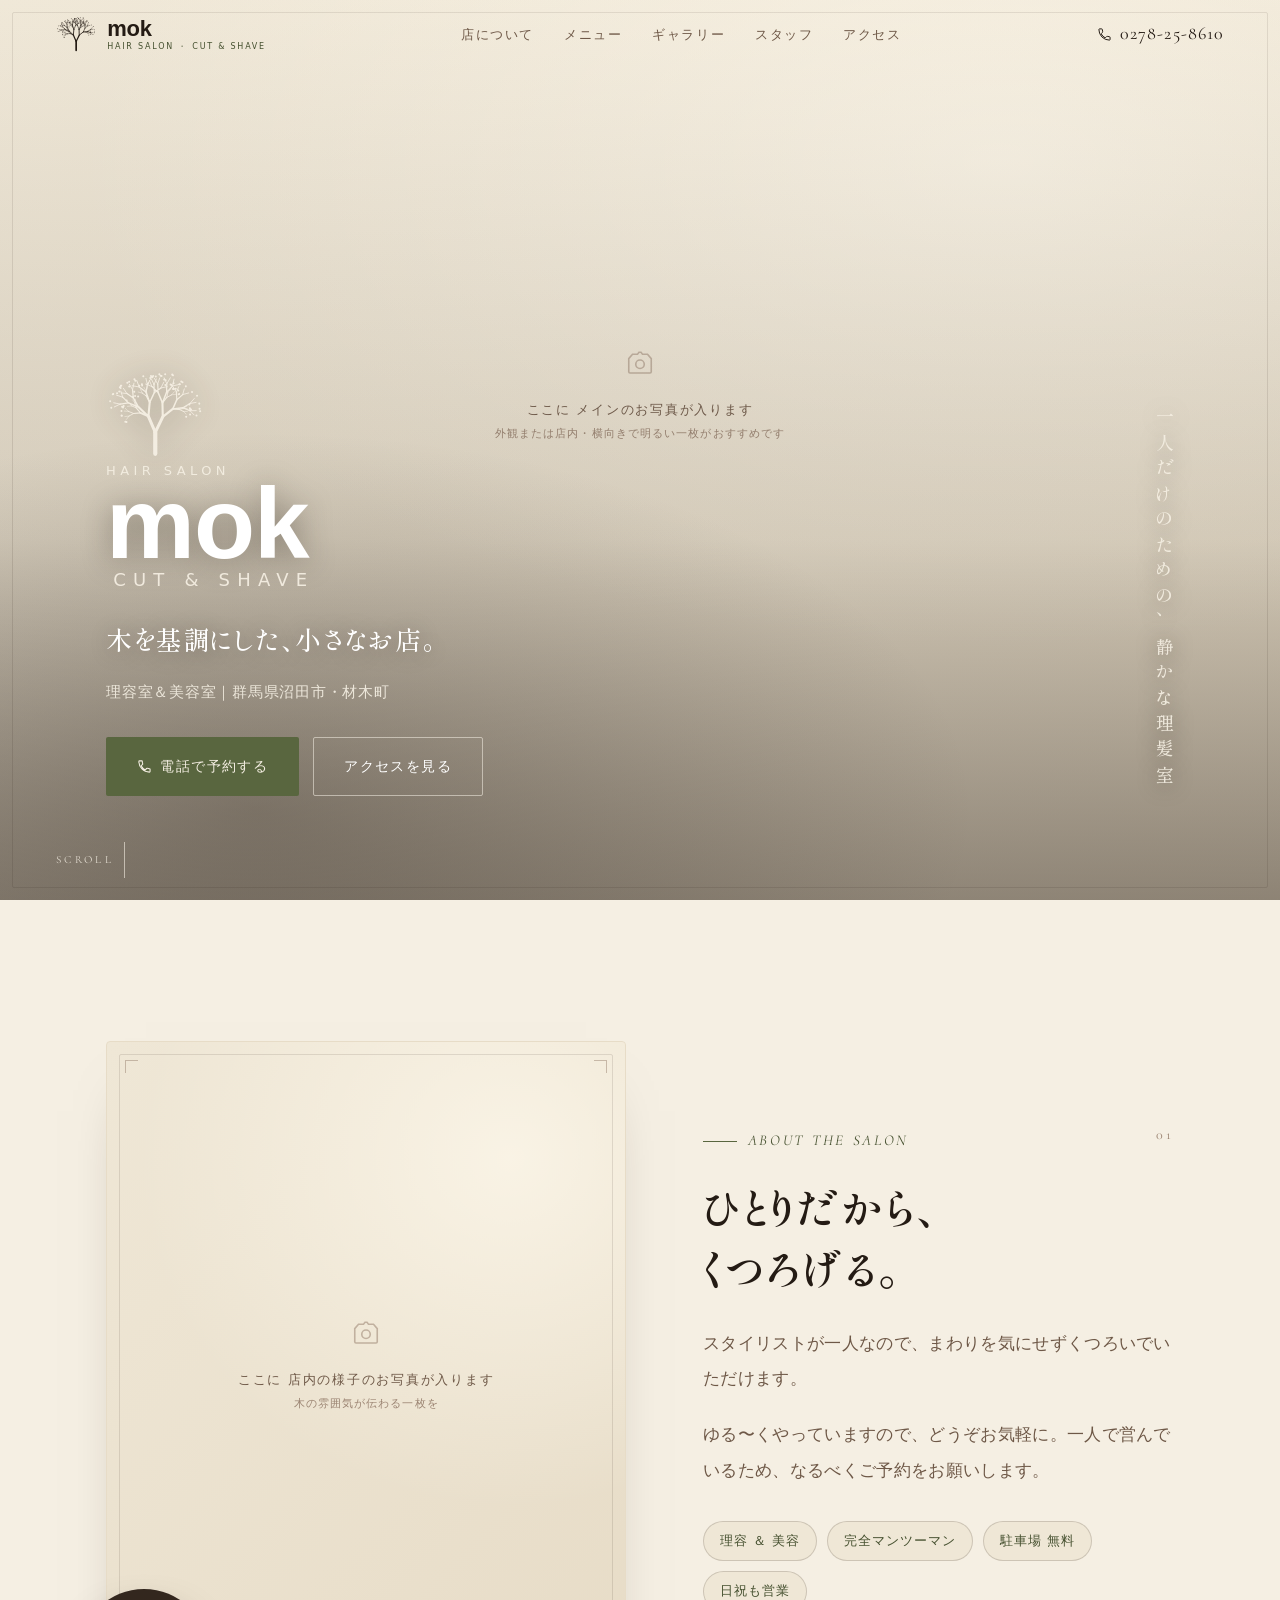
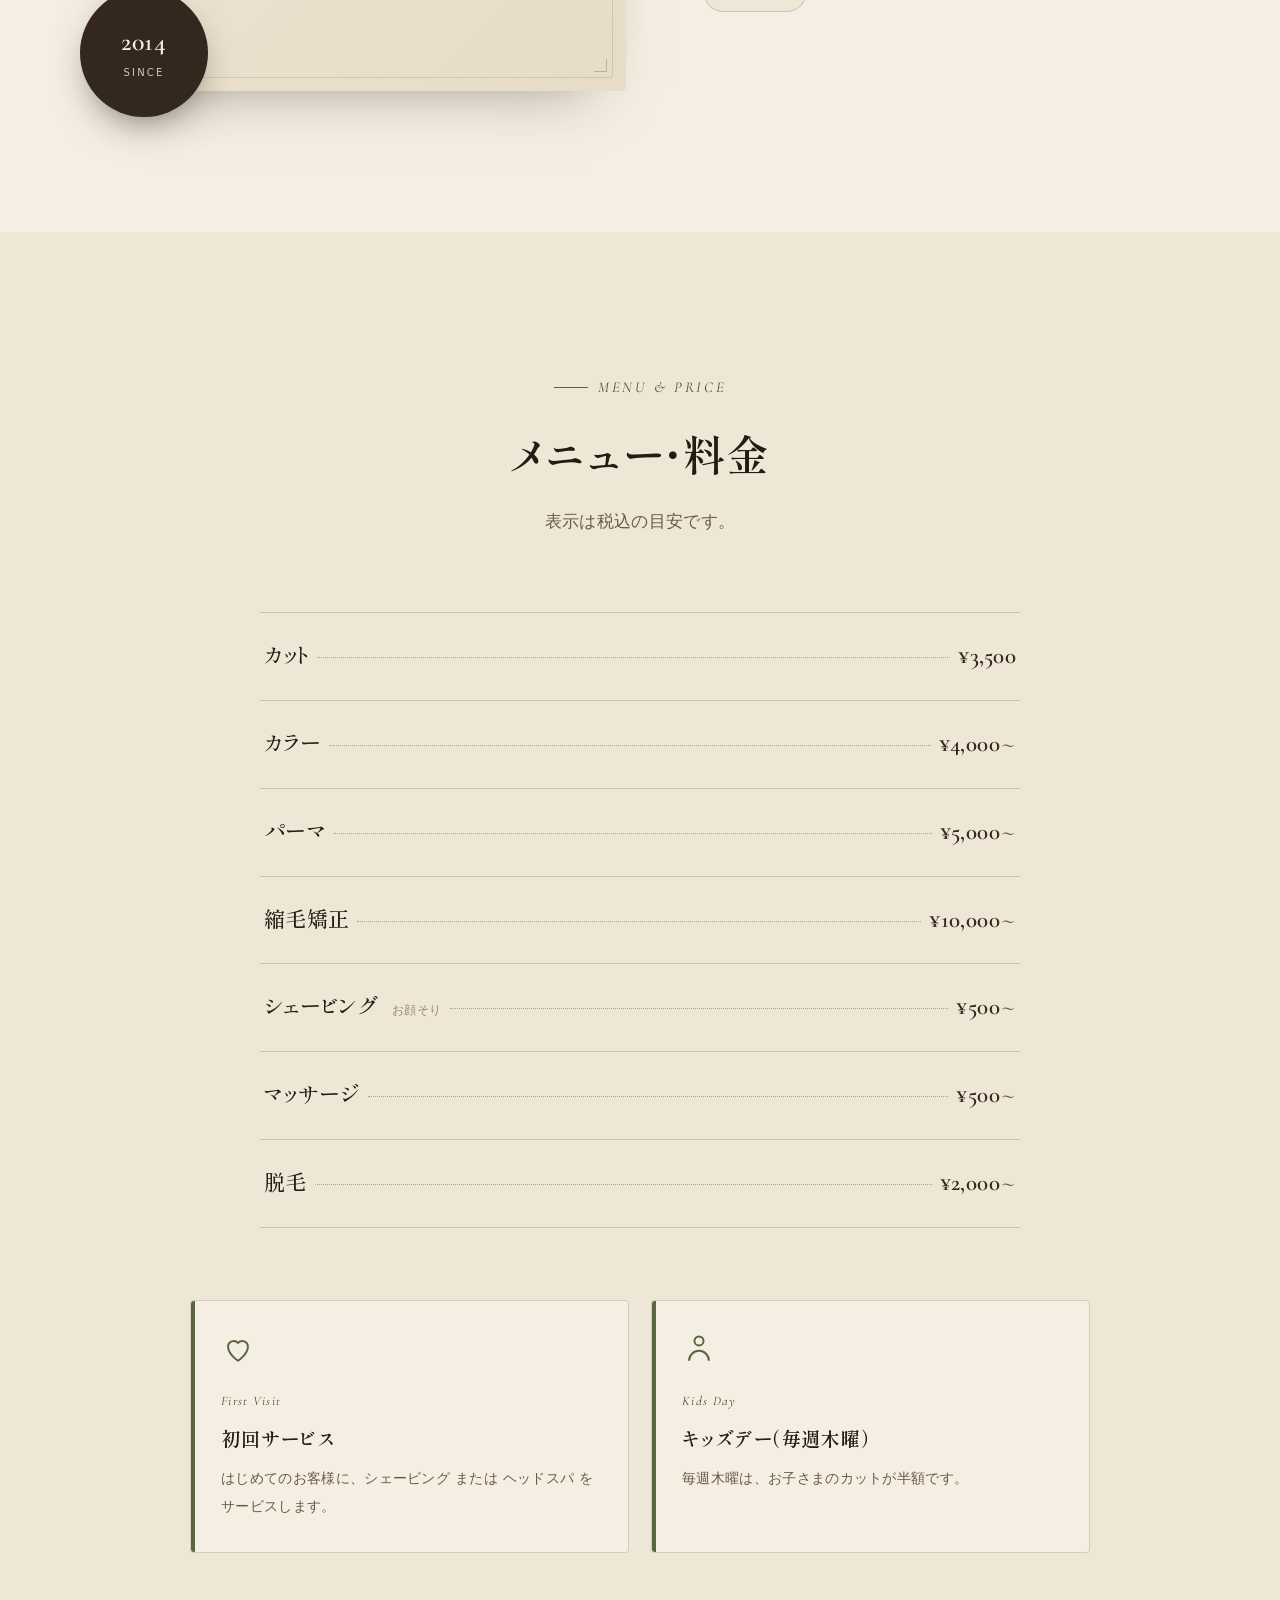
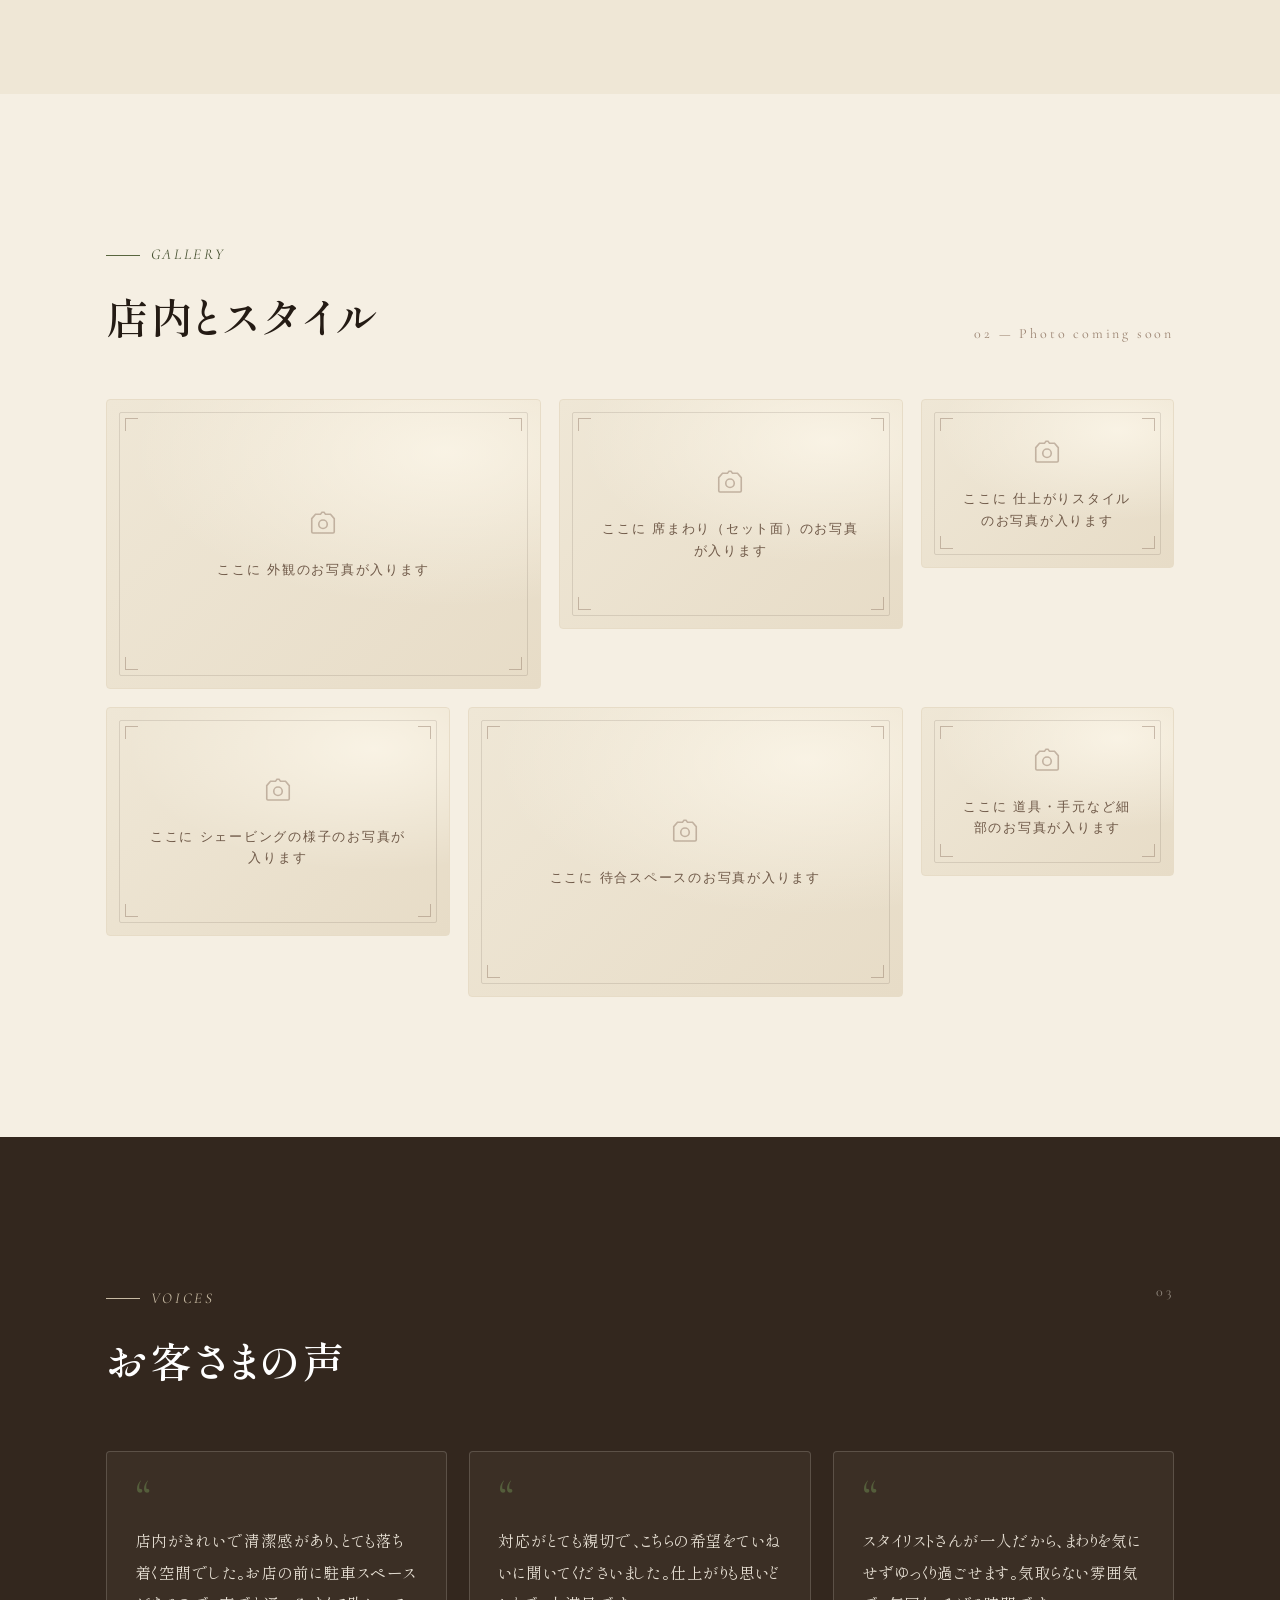
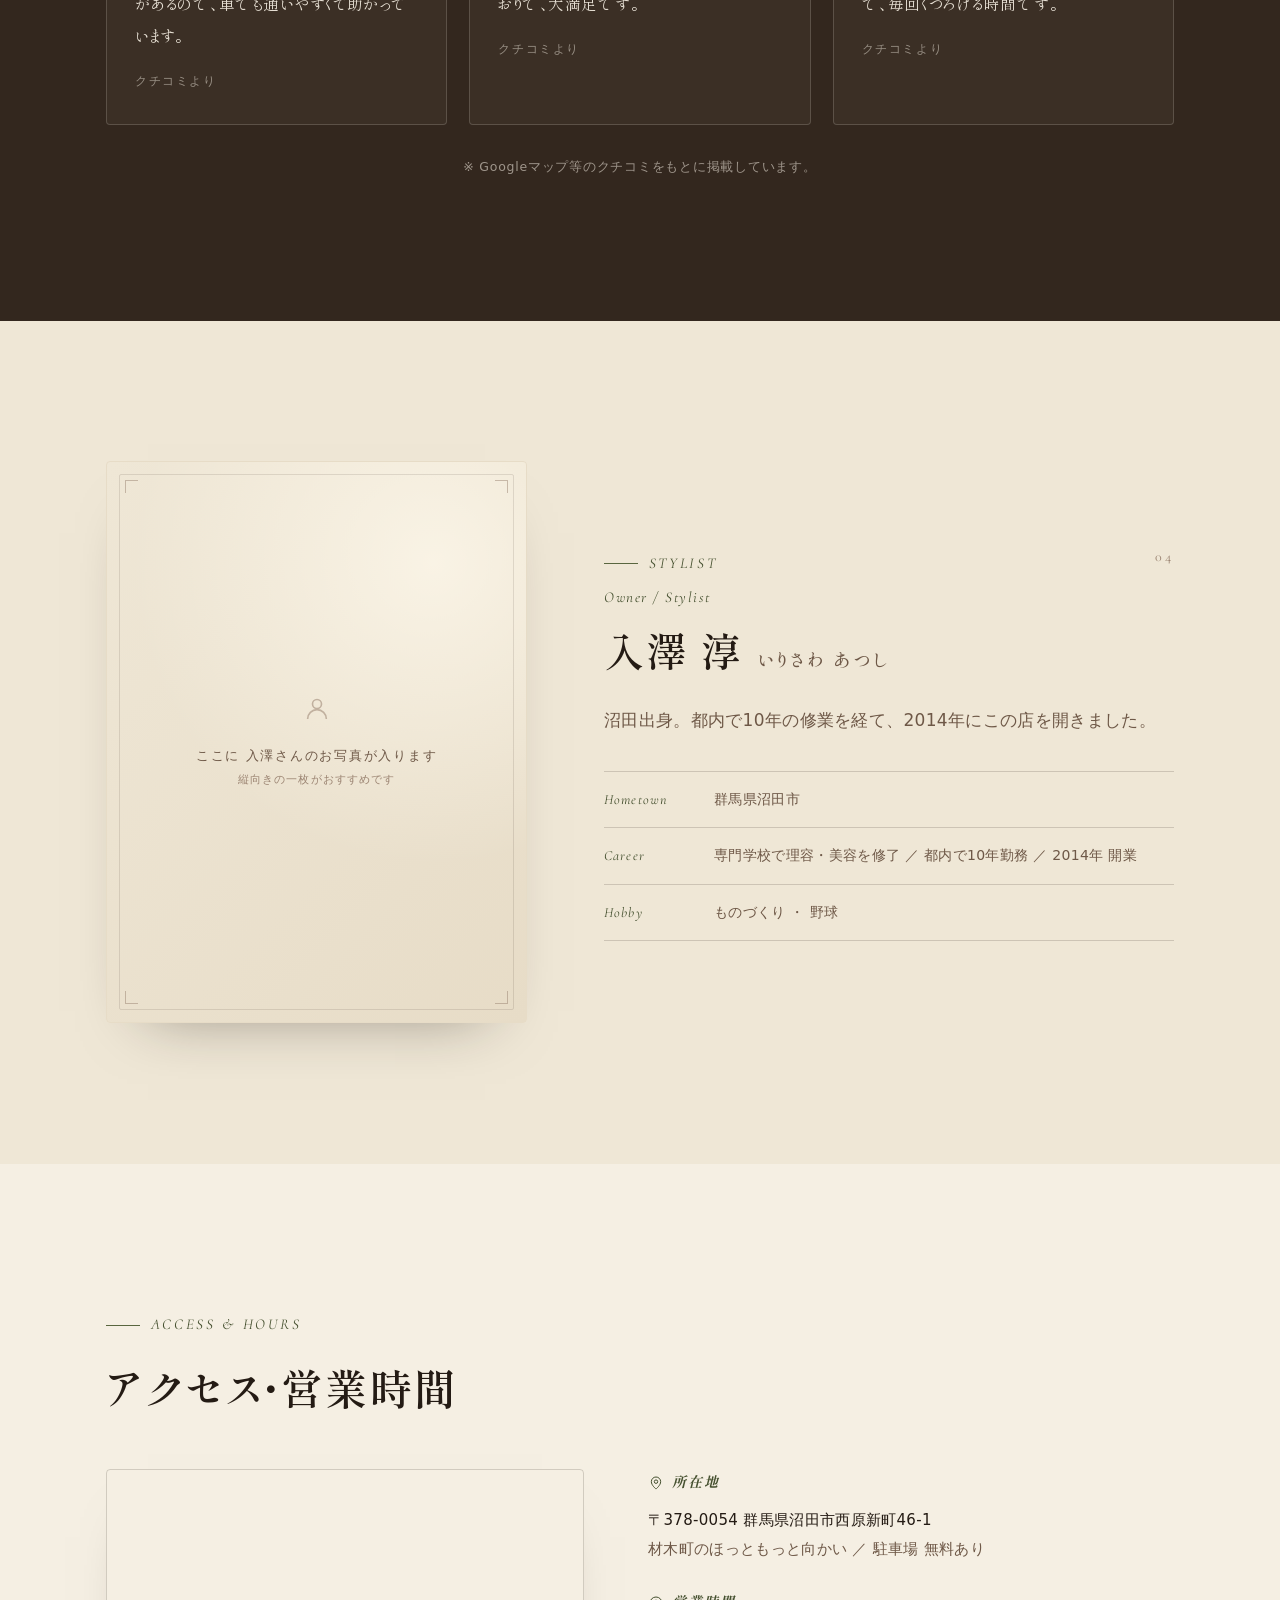
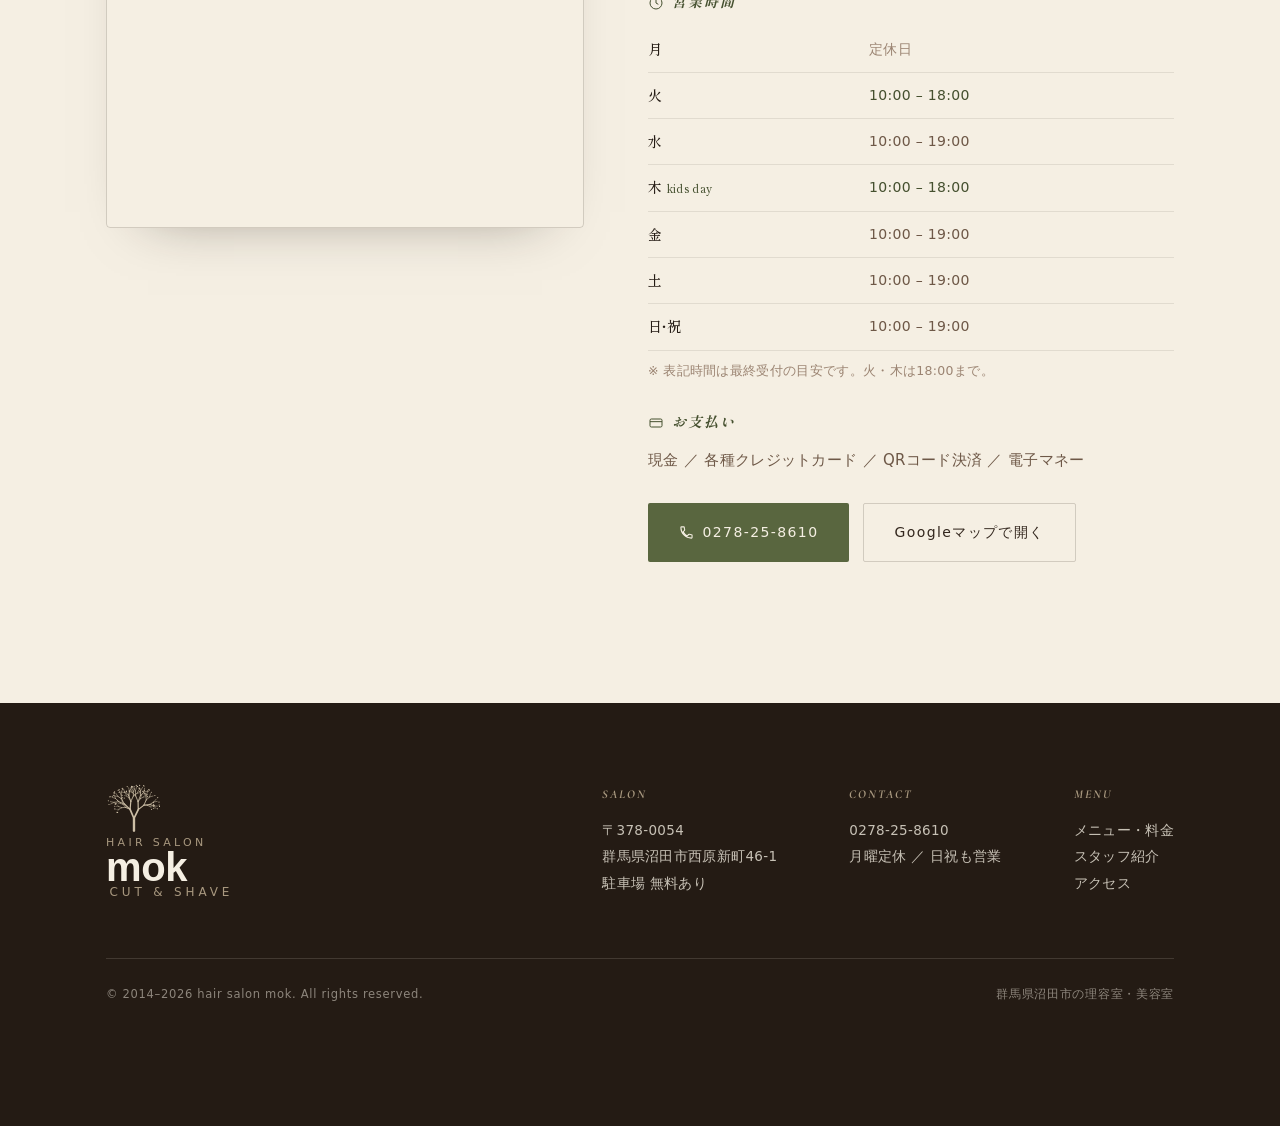
<file: mok/index.html>
<!DOCTYPE html>
<html lang="ja">
<head>
<meta charset="UTF-8">
<meta name="viewport" content="width=device-width, initial-scale=1.0">
<title>hair salon mok｜群馬県沼田市の理容室・美容室</title>
<meta name="description" content="群馬県沼田市・材木町の理容室＆美容室「hair salon mok（もく）」。木を基調にした静かな空間で、スタイリスト一人がていねいにお応えします。カット・カラー・パーマ・シェービング。駐車場無料。月曜定休、日祝も営業。">
<link rel="canonical" href="https://4u-studio.github.io/mok/">
<meta property="og:type" content="website">
<meta property="og:site_name" content="hair salon mok">
<meta property="og:title" content="hair salon mok｜群馬県沼田市の理容室・美容室">
<meta property="og:description" content="木を基調にした静かな空間で、一人だけのためのていねいな時間を。群馬県沼田市・材木町の理容室＆美容室。">
<meta property="og:url" content="https://4u-studio.github.io/mok/">
<meta property="og:image" content="https://4u-studio.github.io/mok/ogp.jpg">
<meta property="og:locale" content="ja_JP">
<meta name="twitter:card" content="summary_large_image">
<meta name="theme-color" content="#33271e">
<link rel="preconnect" href="https://fonts.googleapis.com">
<link rel="preconnect" href="https://fonts.gstatic.com" crossorigin>
<link href="https://fonts.googleapis.com/css2?family=Cormorant:ital,wght@0,400;0,500;0,600;1,400&family=Shippori+Mincho:wght@400;500;600;700;800&family=Zen+Kaku+Gothic+New:wght@300;400;500;700&family=Zen+Maru+Gothic:wght@500;700;900&display=swap" rel="stylesheet">
<script type="application/ld+json">
{
  "@context": "https://schema.org",
  "@type": "HairSalon",
  "@id": "https://4u-studio.github.io/mok/#salon",
  "name": "hair salon mok",
  "alternateName": "ヘアサロン もく",
  "description": "群馬県沼田市・材木町の理容室＆美容室。木を基調にした静かな空間で、スタイリスト一人がていねいに対応します。",
  "url": "https://4u-studio.github.io/mok/",
  "image": "https://4u-studio.github.io/mok/ogp.jpg",
  "telephone": "+81-278-25-8610",
  "priceRange": "¥¥",
  "currenciesAccepted": "JPY",
  "paymentAccepted": "現金, クレジットカード, QRコード決済, 電子マネー",
  "address": {
    "@type": "PostalAddress",
    "postalCode": "378-0054",
    "addressRegion": "群馬県",
    "addressLocality": "沼田市",
    "streetAddress": "西原新町46-1",
    "addressCountry": "JP"
  },
  "hasMap": "https://maps.google.com/maps?q=%E7%BE%A4%E9%A6%AC%E7%9C%8C%E6%B2%BC%E7%94%B0%E5%B8%82%E8%A5%BF%E5%8E%9F%E6%96%B0%E7%94%BA46-1",
  "openingHoursSpecification": [
    { "@type": "OpeningHoursSpecification", "dayOfWeek": ["Wednesday","Friday","Saturday","Sunday"], "opens": "10:00", "closes": "19:00" },
    { "@type": "OpeningHoursSpecification", "dayOfWeek": ["Tuesday","Thursday"], "opens": "10:00", "closes": "18:00" }
  ],
  "founder": { "@type": "Person", "name": "入澤 淳" },
  "foundingDate": "2014"
}
</script>
<style>
:root{
  --cream:#f5efe3; --cream-2:#efe7d6; --cream-3:#e7dcc7;
  --walnut:#33271e; --walnut-2:#6e5847; --walnut-3:#9b8472;
  --moss:#59663f; --moss-deep:#45502f; --ink:#241b14;
  --line:rgba(51,39,30,.18); --line-soft:rgba(51,39,30,.10);
  --mincho:"Shippori Mincho",serif;
  --gothic:"Zen Kaku Gothic New",system-ui,sans-serif;
  --serif:"Cormorant","Shippori Mincho",serif;
  --maru:"Zen Maru Gothic","Zen Kaku Gothic New",sans-serif;
  --maxw:1180px; --gut:clamp(20px,5vw,56px);
  --ease:cubic-bezier(.22,.61,.36,1);
}
*,*::before,*::after{box-sizing:border-box;margin:0;padding:0;}
html{scroll-behavior:smooth;-webkit-text-size-adjust:100%;}
@media (prefers-reduced-motion:reduce){html{scroll-behavior:auto;}}
body{
  font-family:var(--gothic); font-weight:400; color:var(--walnut); background-color:var(--cream);
  background-image:url("data:image/svg+xml,%3Csvg xmlns='http://www.w3.org/2000/svg' width='160' height='160'%3E%3Cfilter id='n'%3E%3CfeTurbulence type='fractalNoise' baseFrequency='0.85' numOctaves='2' stitchTiles='stitch'/%3E%3C/filter%3E%3Crect width='100%25' height='100%25' filter='url(%23n)' opacity='0.035'/%3E%3C/svg%3E");
  line-height:1.95; letter-spacing:.02em; font-feature-settings:"palt"; overflow-x:hidden;
  text-rendering:optimizeLegibility; -webkit-font-smoothing:antialiased;
}
img{display:block;max-width:100%;height:auto;}
a{color:inherit;text-decoration:none;}
::selection{background:var(--moss);color:var(--cream);}
a:focus-visible,button:focus-visible{outline:2px solid var(--moss);outline-offset:3px;border-radius:2px;}
.wrap{width:100%;max-width:var(--maxw);margin-inline:auto;padding-inline:var(--gut);}
.section{padding-block:clamp(72px,11vw,150px);position:relative;}
.eyebrow{font-family:var(--serif);font-style:italic;font-size:clamp(13px,1.4vw,15px);letter-spacing:.18em;color:var(--moss-deep);display:inline-flex;align-items:center;gap:.7em;text-transform:uppercase;}
.eyebrow::before{content:"";width:34px;height:1px;background:var(--moss);display:inline-block;}
.idx{font-family:var(--serif);font-size:clamp(12px,1.3vw,14px);letter-spacing:.2em;color:var(--walnut-3);}
.sec-title{font-family:var(--mincho);font-weight:600;line-height:1.45;letter-spacing:.06em;color:var(--ink);font-size:clamp(26px,4.4vw,42px);}
.lead{font-size:clamp(15px,1.7vw,17px);line-height:2.1;color:var(--walnut-2);max-width:36em;}

/* 写真待ち枠 */
.frame{position:relative;background:linear-gradient(135deg,var(--cream-2) 0%,var(--cream-3) 100%);border:1px solid var(--cream-3);border-radius:4px;overflow:hidden;display:grid;place-items:center;isolation:isolate;}
.frame::before{content:"";position:absolute;inset:12px;border:1px solid rgba(51,39,30,.12);border-radius:2px;pointer-events:none;}
.frame::after{content:"";position:absolute;inset:0;z-index:-1;background:radial-gradient(120% 90% at 78% 18%,rgba(255,250,238,.7),transparent 60%);}
.frame .ph{text-align:center;color:var(--walnut-3);padding:1.4em;max-width:90%;}
.frame .ph svg{width:30px;height:30px;margin-inline:auto;opacity:.55;}
.frame .ph .lbl{margin-top:.9em;font-size:12.5px;letter-spacing:.14em;color:var(--walnut-2);line-height:1.7;}
.frame .ph .sub{font-size:11px;color:var(--walnut-3);letter-spacing:.1em;margin-top:.2em;}
.frame .corner{position:absolute;width:13px;height:13px;border:1px solid var(--walnut-3);opacity:.5;}
.frame .corner.tl{top:18px;left:18px;border-right:0;border-bottom:0;}
.frame .corner.tr{top:18px;right:18px;border-left:0;border-bottom:0;}
.frame .corner.bl{bottom:18px;left:18px;border-right:0;border-top:0;}
.frame .corner.br{bottom:18px;right:18px;border-left:0;border-top:0;}
.r-4-5{aspect-ratio:4/5;} .r-1-1{aspect-ratio:1/1;} .r-3-2{aspect-ratio:3/2;} .r-3-4{aspect-ratio:3/4;}

/* ロゴ（木＋mok） */
.brandmark{display:flex;flex-direction:column;align-items:center;line-height:1;color:var(--walnut);}
.brandmark .tree{width:auto;color:inherit;display:block;}
.brandmark .bm-sup{font-family:var(--gothic);font-weight:500;color:inherit;}
.brandmark .bm-name{font-family:var(--maru);font-weight:700;color:inherit;letter-spacing:-.01em;}
.brandmark .bm-sub{font-family:var(--gothic);font-weight:500;color:inherit;}
.brand{display:inline-flex;align-items:center;gap:11px;line-height:1;}
.brand .tree{height:36px;width:auto;color:var(--ink);flex:none;transition:color .4s var(--ease);}
.brand:hover .tree{color:var(--moss);}
.brand .brand-text{display:flex;flex-direction:column;line-height:1;}
.brand .brand-text b{font-family:var(--maru);font-weight:700;font-size:22px;letter-spacing:-.01em;color:var(--ink);}
.brand .brand-text i{font-style:normal;font-family:var(--gothic);font-weight:500;font-size:8px;letter-spacing:.22em;color:var(--moss-deep);margin-top:3px;}
.brandmark--hero{align-items:flex-start;color:var(--cream);margin:0;}
.brandmark--hero .tree{height:clamp(60px,10vw,88px);margin-bottom:6px;opacity:.96;filter:drop-shadow(0 2px 18px rgba(36,27,20,.45));}
.brandmark--hero .bm-sup{font-size:clamp(11px,1.5vw,13px);letter-spacing:.34em;text-transform:uppercase;color:rgba(245,239,227,.9);}
.brandmark--hero .bm-name{font-size:clamp(56px,12vw,100px);margin:-.04em 0 -.02em;color:#fff;text-shadow:0 3px 30px rgba(36,27,20,.4);}
.brandmark--hero .bm-sub{font-size:clamp(13px,1.9vw,18px);letter-spacing:.4em;text-transform:uppercase;color:rgba(245,239,227,.92);padding-left:.4em;}
.brandmark--footer{align-items:flex-start;color:var(--cream);}
.brandmark--footer .tree{height:50px;margin-bottom:4px;color:#cdbfa6;}
.brandmark--footer .bm-sup{font-size:11px;letter-spacing:.3em;text-transform:uppercase;color:#a8987f;}
.brandmark--footer .bm-name{font-size:40px;margin:-.02em 0;color:var(--cream);}
.brandmark--footer .bm-sub{font-size:12px;letter-spacing:.32em;text-transform:uppercase;color:#a8987f;padding-left:.3em;}

/* ナビ */
.nav{position:fixed;inset:0 0 auto 0;z-index:50;display:flex;align-items:center;justify-content:space-between;padding:16px var(--gut);transition:background .5s var(--ease),padding .5s var(--ease),box-shadow .5s var(--ease);}
.nav.scrolled{background:rgba(245,239,227,.9);-webkit-backdrop-filter:blur(10px);backdrop-filter:blur(10px);padding-block:10px;box-shadow:0 1px 0 var(--line-soft);}
.nav-links{display:flex;align-items:center;gap:30px;list-style:none;}
.nav-links a{font-size:13px;letter-spacing:.12em;color:var(--walnut-2);position:relative;padding-block:4px;}
.nav-links a::after{content:"";position:absolute;left:0;bottom:-1px;width:0;height:1px;background:var(--moss);transition:width .35s var(--ease);}
.nav-links a:hover{color:var(--ink);}
.nav-links a:hover::after{width:100%;}
.nav-tel{font-family:var(--serif);font-size:18px;letter-spacing:.06em;color:var(--ink);display:inline-flex;align-items:center;gap:.45em;}
.nav-tel svg{width:15px;height:15px;}
@media (max-width:880px){.nav-links{display:none;}.nav-tel{display:none;}}

/* ハンバーガー */
.nav-toggle{display:none;width:46px;height:46px;flex-direction:column;align-items:center;justify-content:center;gap:5px;background:rgba(245,239,227,.55);border:1px solid var(--line);border-radius:3px;cursor:pointer;position:relative;z-index:60;transition:background .4s var(--ease),border-color .4s var(--ease);-webkit-backdrop-filter:blur(6px);backdrop-filter:blur(6px);}
.nav.scrolled .nav-toggle,.nav.menu-open .nav-toggle{background:rgba(245,239,227,.9);}
.nav-toggle:hover{border-color:var(--moss);}
.nav-toggle span{display:block;width:20px;height:1.5px;background:var(--walnut);border-radius:2px;transition:transform .4s var(--ease),opacity .25s var(--ease);}
.nav-toggle[aria-expanded="true"] span:nth-child(1){transform:translateY(6.5px) rotate(45deg);}
.nav-toggle[aria-expanded="true"] span:nth-child(2){opacity:0;}
.nav-toggle[aria-expanded="true"] span:nth-child(3){transform:translateY(-6.5px) rotate(-45deg);}
@media (max-width:880px){.nav-toggle{display:flex;}}
.nav.menu-open{background:var(--cream);box-shadow:none;}
.menu-panel{position:fixed;inset:0;z-index:45;background:var(--cream);background-image:url("data:image/svg+xml,%3Csvg xmlns='http://www.w3.org/2000/svg' width='160' height='160'%3E%3Cfilter id='n'%3E%3CfeTurbulence type='fractalNoise' baseFrequency='0.85' numOctaves='2' stitchTiles='stitch'/%3E%3C/filter%3E%3Crect width='100%25' height='100%25' filter='url(%23n)' opacity='0.035'/%3E%3C/svg%3E");display:flex;flex-direction:column;justify-content:center;padding:110px var(--gut) calc(48px + env(safe-area-inset-bottom));opacity:0;visibility:hidden;transform:translateY(-10px);transition:opacity .5s var(--ease),transform .5s var(--ease),visibility .5s;}
.menu-panel.open{opacity:1;visibility:visible;transform:none;}
.menu-panel__eyebrow{font-family:var(--serif);font-style:italic;font-size:13px;letter-spacing:.2em;color:var(--moss-deep);text-transform:uppercase;display:flex;align-items:center;gap:.7em;margin-bottom:22px;}
.menu-panel__eyebrow::before{content:"";width:34px;height:1px;background:var(--moss);}
.menu-panel ul{list-style:none;}
.menu-panel li{border-bottom:1px solid var(--line);opacity:0;transform:translateY(14px);transition:opacity .5s var(--ease),transform .5s var(--ease);}
.menu-panel li a{display:flex;align-items:baseline;gap:.9em;padding:18px 2px;font-family:var(--mincho);font-weight:500;font-size:clamp(24px,7vw,34px);letter-spacing:.05em;color:var(--ink);transition:padding-left .4s var(--ease),color .35s var(--ease);}
.menu-panel li a:hover{padding-left:12px;color:var(--moss-deep);}
.menu-panel li a .en{font-family:var(--serif);font-style:italic;font-size:13px;letter-spacing:.12em;color:var(--walnut-3);}
.menu-panel.open li{opacity:1;transform:none;}
.menu-panel.open li:nth-child(1){transition-delay:.08s;}
.menu-panel.open li:nth-child(2){transition-delay:.14s;}
.menu-panel.open li:nth-child(3){transition-delay:.20s;}
.menu-panel.open li:nth-child(4){transition-delay:.26s;}
.menu-panel.open li:nth-child(5){transition-delay:.32s;}
.menu-panel__foot{margin-top:38px;display:flex;flex-direction:column;gap:14px;opacity:0;transition:opacity .5s var(--ease) .4s;}
.menu-panel.open .menu-panel__foot{opacity:1;}
.menu-panel__tel{font-family:var(--serif);font-size:26px;letter-spacing:.04em;color:var(--ink);display:inline-flex;align-items:center;gap:.4em;}
.menu-panel__tel svg{width:20px;height:20px;}
.menu-panel__note{font-size:13px;color:var(--walnut-2);letter-spacing:.04em;}
body.menu-lock{overflow:hidden;}
@media (prefers-reduced-motion:reduce){.menu-panel,.menu-panel li,.menu-panel__foot{transition:opacity .2s linear;transform:none !important;}}

/* ヒーロー */
.hero{position:relative;min-height:100svh;display:flex;align-items:flex-end;padding:0;overflow:hidden;}
.hero__bg{position:absolute;inset:0;z-index:-2;border-radius:0;border:0;}
.hero__bg .ph{transform:translateY(-6vh);}
.hero__overlay{position:absolute;inset:0;z-index:-1;background:linear-gradient(to top,rgba(36,27,20,.46) 0%,rgba(36,27,20,.12) 40%,rgba(245,239,227,.16) 100%),radial-gradient(80% 60% at 20% 90%,rgba(36,27,20,.3),transparent 70%);}
.hero__inner{width:100%;max-width:var(--maxw);margin-inline:auto;padding:0 var(--gut) clamp(54px,9vw,104px);display:grid;grid-template-columns:1fr auto;align-items:end;gap:30px;}
.hero__copy{color:var(--cream);max-width:38ch;}
.hero__tagline{font-family:var(--mincho);font-weight:500;font-size:clamp(18px,2.6vw,26px);line-height:1.6;letter-spacing:.06em;color:#fff;margin-top:1.1em;text-shadow:0 2px 22px rgba(36,27,20,.4);}
.hero__tagline em{font-style:normal;font-family:var(--serif);font-weight:500;}
.hero__sub{margin-top:1em;font-size:clamp(13px,1.6vw,15px);line-height:2.05;color:rgba(245,239,227,.9);letter-spacing:.05em;font-weight:300;}
.hero__cta{margin-top:1.8em;display:flex;gap:14px;flex-wrap:wrap;}
.hero__vert{writing-mode:vertical-rl;font-family:var(--mincho);font-weight:500;font-size:clamp(15px,1.5vw,18px);letter-spacing:.42em;line-height:1;color:rgba(245,239,227,.9);align-self:end;text-shadow:0 2px 20px rgba(36,27,20,.5);padding-bottom:6px;}
@media (max-width:760px){.hero__vert{display:none;}.hero__inner{grid-template-columns:1fr;}}
.scrollcue{position:absolute;left:var(--gut);bottom:22px;z-index:2;font-family:var(--serif);font-size:11px;letter-spacing:.3em;color:rgba(245,239,227,.85);display:flex;align-items:center;gap:10px;text-transform:uppercase;}
.scrollcue i{width:1px;height:36px;background:rgba(245,239,227,.6);display:block;transform-origin:top;animation:cue 2.4s var(--ease) infinite;}
@keyframes cue{0%,100%{transform:scaleY(.3);opacity:.4}50%{transform:scaleY(1);opacity:1}}
@media (max-width:760px){.scrollcue{display:none;}}

/* ボタン */
.btn{display:inline-flex;align-items:center;justify-content:center;gap:.6em;font-family:var(--gothic);font-weight:500;font-size:14px;letter-spacing:.1em;padding:15px 30px;border-radius:2px;cursor:pointer;border:1px solid transparent;transition:background .4s var(--ease),color .4s var(--ease),border-color .4s var(--ease),transform .25s var(--ease);}
.btn svg{width:15px;height:15px;}
.btn--solid{background:var(--moss);color:var(--cream);}
.btn--solid:hover{background:var(--moss-deep);transform:translateY(-2px);}
.btn--ghost{background:transparent;color:#fff;border-color:rgba(245,239,227,.55);}
.btn--ghost:hover{background:rgba(245,239,227,.12);border-color:#fff;}
.btn--line{background:transparent;color:var(--walnut);border-color:var(--line);}
.btn--line:hover{background:var(--walnut);color:var(--cream);border-color:var(--walnut);transform:translateY(-2px);}

/* About */
.about{background:var(--cream);}
.about__grid{display:grid;grid-template-columns:1.05fr .95fr;gap:clamp(34px,6vw,84px);align-items:center;}
.about__media{position:relative;}
.about__media .frame{box-shadow:0 30px 60px -40px rgba(36,27,20,.5);}
.about__media .badge{position:absolute;bottom:-26px;left:-26px;width:128px;height:128px;border-radius:50%;background:var(--walnut);color:var(--cream);display:grid;place-items:center;text-align:center;font-family:var(--serif);letter-spacing:.06em;line-height:1.4;box-shadow:0 16px 40px -16px rgba(36,27,20,.7);}
.about__media .badge b{display:block;font-size:26px;font-weight:600;}
.about__media .badge span{font-size:10px;letter-spacing:.22em;opacity:.8;font-family:var(--gothic);}
.about__head .sec-title{margin-top:.5em;}
.about__body{margin-top:1.6em;}
.about__body p+p{margin-top:1.2em;}
.about__tags{margin-top:2em;display:flex;flex-wrap:wrap;gap:10px;}
.tag{font-size:12.5px;letter-spacing:.08em;color:var(--moss-deep);border:1px solid var(--line);border-radius:999px;padding:7px 16px;background:var(--cream-2);}
@media (max-width:820px){.about__grid{grid-template-columns:1fr;gap:46px;}.about__media .badge{width:104px;height:104px;left:auto;right:-6px;bottom:-20px;}}

/* Menu */
.menu{background:var(--cream-2);position:relative;}
.menu .wrap{position:relative;z-index:1;}
.menu__head{text-align:center;max-width:42em;margin:0 auto clamp(46px,7vw,72px);}
.menu__head .lead{margin:1.2em auto 0;}
.menu__list{max-width:760px;margin-inline:auto;border-top:1px solid var(--line);}
.price-item{display:flex;align-items:baseline;gap:.5em;padding:21px 4px;border-bottom:1px solid var(--line);transition:padding-left .35s var(--ease);}
.price-item:hover{padding-left:14px;}
.pi-name{font-family:var(--mincho);font-size:clamp(17px,2.1vw,21px);font-weight:500;color:var(--ink);white-space:nowrap;}
.pi-note{font-family:var(--gothic);font-size:12px;color:var(--walnut-3);letter-spacing:.04em;margin-left:.4em;white-space:nowrap;}
.pi-lead{flex:1;border-bottom:1px dotted var(--walnut-3);transform:translateY(-5px);opacity:.7;min-width:18px;}
.pi-price{font-family:var(--serif);font-size:clamp(18px,2.3vw,23px);font-weight:600;color:var(--walnut);white-space:nowrap;letter-spacing:.02em;}
.pi-price small{font-size:.62em;letter-spacing:.05em;color:var(--walnut-2);margin-left:1px;}
.menu__notes{max-width:760px;margin:18px auto 0;font-size:12.5px;color:var(--walnut-3);letter-spacing:.04em;text-align:right;}
.perks{max-width:900px;margin:clamp(46px,7vw,72px) auto 0;display:grid;grid-template-columns:1fr 1fr;gap:22px;}
.perk{position:relative;background:var(--cream);border:1px solid var(--line);border-radius:4px;padding:30px 30px 32px;overflow:hidden;}
.perk::after{content:"";position:absolute;top:0;left:0;width:4px;height:100%;background:var(--moss);}
.perk .perk-icon{width:34px;height:34px;color:var(--moss);margin-bottom:14px;}
.perk h3{font-family:var(--mincho);font-size:19px;font-weight:600;color:var(--ink);letter-spacing:.04em;}
.perk .perk-en{font-family:var(--serif);font-style:italic;font-size:13px;color:var(--moss-deep);letter-spacing:.1em;margin-bottom:4px;display:block;}
.perk p{margin-top:.7em;font-size:14px;line-height:1.95;color:var(--walnut-2);}
@media (max-width:680px){.perks{grid-template-columns:1fr;}}

/* Gallery */
.gallery{background:var(--cream);}
.gallery__grid{display:grid;grid-template-columns:repeat(12,1fr);gap:18px;grid-auto-flow:dense;}
.gallery__grid .g{border-radius:4px;}
.g1{grid-column:span 5;}.g2{grid-column:span 4;}.g3{grid-column:span 3;}
.g4{grid-column:span 4;}.g5{grid-column:span 5;}.g6{grid-column:span 3;}
@media (max-width:820px){.gallery__grid{grid-template-columns:repeat(2,1fr);}.gallery__grid .g{grid-column:span 1 !important;}}

/* Voices */
.voices{background:var(--walnut);color:var(--cream);}
.voices .eyebrow{color:#c8bba4;}
.voices .eyebrow::before{background:#c8bba4;}
.voices .idx{color:rgba(245,239,227,.5);}
.voices .sec-title{color:#fff;}
.voices__grid{margin-top:clamp(40px,6vw,60px);display:grid;grid-template-columns:repeat(3,1fr);gap:22px;}
.voice{border:1px solid rgba(245,239,227,.18);border-radius:4px;padding:30px 28px 32px;background:rgba(245,239,227,.04);position:relative;}
.voice .q{font-family:var(--serif);font-size:48px;line-height:.6;color:var(--moss);opacity:.85;}
.voice p{margin-top:14px;font-family:var(--mincho);font-size:15.5px;line-height:2.05;color:rgba(245,239,227,.92);letter-spacing:.03em;}
.voice .meta{margin-top:18px;font-size:11.5px;letter-spacing:.14em;color:rgba(245,239,227,.5);}
.voices__note{margin-top:30px;text-align:center;font-size:12.5px;letter-spacing:.06em;color:rgba(245,239,227,.55);}
@media (max-width:820px){.voices__grid{grid-template-columns:1fr;}}

/* Staff */
.staff{background:var(--cream-2);}
.staff__grid{display:grid;grid-template-columns:.85fr 1.15fr;gap:clamp(34px,6vw,80px);align-items:center;}
.staff__media .frame{box-shadow:0 30px 60px -42px rgba(36,27,20,.5);}
.staff__name{font-family:var(--mincho);font-weight:600;color:var(--ink);font-size:clamp(28px,4.4vw,40px);letter-spacing:.06em;margin-top:.3em;line-height:1.3;}
.staff__name span{font-size:.45em;letter-spacing:.18em;color:var(--walnut-2);margin-left:.8em;font-weight:500;}
.staff__role{font-family:var(--serif);font-style:italic;font-size:15px;letter-spacing:.1em;color:var(--moss-deep);margin-top:.3em;}
.staff__body{margin-top:1.6em;}
.staff__body p+p{margin-top:1.1em;}
.staff__facts{margin-top:2em;border-top:1px solid var(--line);}
.staff__facts dl{display:flex;gap:1em;padding:14px 0;border-bottom:1px solid var(--line);font-size:14px;}
.staff__facts dt{font-family:var(--serif);font-style:italic;letter-spacing:.08em;color:var(--moss-deep);min-width:96px;}
.staff__facts dd{color:var(--walnut-2);}
@media (max-width:820px){.staff__grid{grid-template-columns:1fr;gap:40px;}}

/* Access */
.access{background:var(--cream);}
.access__grid{display:grid;grid-template-columns:1fr 1.1fr;gap:clamp(34px,5vw,64px);align-items:start;}
.access__map{border:1px solid var(--line);border-radius:4px;overflow:hidden;aspect-ratio:4/3;box-shadow:0 26px 56px -42px rgba(36,27,20,.5);}
.access__map iframe{width:100%;height:100%;border:0;filter:saturate(.85) sepia(.08);}
.info-block+.info-block{margin-top:26px;}
.info-block h3{font-family:var(--serif);font-style:italic;font-size:14px;letter-spacing:.14em;color:var(--moss-deep);display:flex;align-items:center;gap:.6em;margin-bottom:.7em;text-transform:uppercase;}
.info-block h3 svg{width:16px;height:16px;}
.info-block p{font-size:15px;line-height:1.9;color:var(--walnut-2);}
.info-block p strong{color:var(--ink);font-weight:500;}
.hours{width:100%;border-collapse:collapse;margin-top:.4em;}
.hours th,.hours td{text-align:left;padding:9px 0;border-bottom:1px solid var(--line-soft);font-size:14px;}
.hours th{font-weight:500;color:var(--ink);font-family:var(--mincho);width:42%;}
.hours td{color:var(--walnut-2);}
.hours .closed{color:var(--walnut-3);}
.hours .accent{color:var(--moss-deep);}
.access__actions{margin-top:28px;display:flex;gap:14px;flex-wrap:wrap;}
@media (max-width:820px){.access__grid{grid-template-columns:1fr;gap:40px;}}

/* Footer */
.footer{background:var(--ink);color:rgba(245,239,227,.8);padding-block:clamp(56px,8vw,80px) 120px;}
.footer__top{display:flex;justify-content:space-between;align-items:flex-start;gap:30px;flex-wrap:wrap;}
.footer__cols{display:flex;gap:clamp(30px,6vw,72px);flex-wrap:wrap;}
.footer__col h4{font-family:var(--serif);font-style:italic;font-size:12px;letter-spacing:.16em;color:#a8987f;margin-bottom:.9em;text-transform:uppercase;}
.footer__col p,.footer__col a{font-size:13.5px;line-height:1.95;color:rgba(245,239,227,.78);}
.footer__col a:hover{color:var(--cream);}
.footer__bottom{margin-top:clamp(40px,6vw,60px);padding-top:24px;border-top:1px solid rgba(245,239,227,.14);display:flex;justify-content:space-between;gap:14px;flex-wrap:wrap;font-size:11.5px;letter-spacing:.06em;color:rgba(245,239,227,.5);}

/* モバイル固定バー */
.mbar{position:fixed;left:0;right:0;bottom:0;z-index:40;display:none;grid-template-columns:1fr 1fr;gap:1px;background:rgba(51,39,30,.16);box-shadow:0 -6px 24px -10px rgba(36,27,20,.4);}
.mbar a{display:flex;align-items:center;justify-content:center;gap:.5em;padding:15px 8px;font-size:14px;letter-spacing:.06em;font-weight:500;}
.mbar a svg{width:16px;height:16px;}
.mbar .m-call{background:var(--moss);color:var(--cream);}
.mbar .m-map{background:var(--cream);color:var(--walnut);}
@media (max-width:880px){.mbar{display:grid;}body{padding-bottom:54px;}}

/* reveal */
.reveal{opacity:0;transform:translateY(26px);transition:opacity 1s var(--ease),transform 1s var(--ease);}
.reveal.in{opacity:1;transform:none;}
.reveal.d1{transition-delay:.08s;}.reveal.d2{transition-delay:.16s;}.reveal.d3{transition-delay:.24s;}.reveal.d4{transition-delay:.32s;}
@media (prefers-reduced-motion:reduce){.reveal{opacity:1 !important;transform:none !important;transition:none !important;}.scrollcue i{animation:none;}*{animation:none !important;}}
</style>
</head>
<body>

<svg width="0" height="0" aria-hidden="true" focusable="false" style="position:absolute"><symbol id="mok-tree" viewBox="0 0 165.3 147.9"><g fill="none" stroke="currentColor" stroke-linecap="round" stroke-linejoin="round"><path d="M82.8 140.9L82.8 104.9" stroke-width="7.0"/><path d="M82.8 104.9L71.3 78.0M82.8 104.9L95.4 78.7" stroke-width="5.0"/><path d="M71.3 78.0L54.6 62.2M71.3 78.0L73.4 54.6M95.4 78.7L94.9 55.3M95.4 78.7L112.3 65.4" stroke-width="3.5"/><path d="M71.3 78.0L58.0 72.0" stroke-width="3.0"/><path d="M54.6 62.2L37.7 55.3M54.6 62.2L45.9 46.9M73.4 54.6L67.5 37.5M73.4 54.6L81.1 38.2M94.9 55.3L87.8 38.1M94.9 55.3L101.8 37.5M112.3 65.4L119.0 50.1M112.3 65.4L129.3 63.4" stroke-width="2.5"/><path d="M37.7 55.3L23.9 57.3M37.7 55.3L28.1 45.7M45.9 46.9L35.2 39.6M45.9 46.9L44.6 33.0M67.5 37.5L55.8 28.5M67.5 37.5L69.5 24.2M81.1 38.2L80.7 24.5M81.1 38.2L92.3 30.2M73.4 54.6L68.0 44.1M58.0 72.0L46.4 73.1M58.0 72.0L50.8 63.6M87.8 38.1L77.3 27.8M87.8 38.1L86.9 23.5M101.8 37.5L102.2 23.1M101.8 37.5L111.9 26.9M94.9 55.3L102.1 46.1M119.0 50.1L118.4 37.1M119.0 50.1L128.9 41.3M129.3 63.4L141.1 56.3M129.3 63.4L141.2 68.4M112.3 65.4L123.1 66.4" stroke-width="2.0"/><path d="M23.9 57.3L13.9 62.1M23.9 57.3L13.0 55.1M28.1 45.7L17.8 42.3M28.1 45.7L24.9 35.5M35.2 39.6L25.5 38.5M35.2 39.6L29.3 30.8M44.6 33.0L39.4 24.1M44.6 33.0L47.0 22.1M55.8 28.5L44.0 26.4M55.8 28.5L51.7 17.7M69.5 24.2L67.1 14.1M69.5 24.2L75.0 15.2M80.7 24.5L76.3 15.1M80.7 24.5L84.7 15.0M92.3 30.2L97.3 20.3M92.3 30.2L102.9 28.0M68.0 44.1L61.1 38.9M68.0 44.1L67.4 35.1M46.4 73.1L38.5 77.5M46.4 73.1L37.7 69.5M50.8 63.6L42.9 60.3M50.8 63.6L48.6 55.6M77.3 27.8L66.7 23.7M77.3 27.8L72.9 17.6M86.9 23.5L81.4 14.1M86.9 23.5L90.3 13.3M102.2 23.1L97.8 13.1M102.2 23.1L108.1 13.0M111.9 26.9L114.3 15.3M111.9 26.9L123.6 24.1M102.1 46.1L103.9 37.6M102.1 46.1L110.2 41.8M118.4 37.1L112.9 28.6M118.4 37.1L122.3 28.0M128.9 41.3L131.6 31.7M128.9 41.3L139.0 38.6M141.1 56.3L148.4 47.9M141.1 56.3L151.4 54.4M141.2 68.4L151.7 68.3M141.2 68.4L147.9 75.4M123.1 66.4L130.9 64.2M123.1 66.4L130.4 69.7" stroke-width="1.5"/><path d="M61.1 38.9L54.2 37.0M61.1 38.9L58.0 32.7M67.4 35.1L63.7 29.1M67.4 35.1L69.4 28.0M38.5 77.5L34.3 83.1M38.5 77.5L31.7 78.2M37.7 69.5L30.7 69.0M37.7 69.5L32.4 64.4M42.9 60.3L36.1 61.1M42.9 60.3L39.0 55.2M48.6 55.6L44.7 50.2M48.6 55.6L49.4 49.2M103.9 37.6L101.5 31.0M103.9 37.6L108.4 32.5M110.2 41.8L115.1 36.4M110.2 41.8L117.6 40.7M130.9 64.2L135.7 60.6M130.9 64.2L137.0 65.3M130.4 69.7L136.7 69.8M130.4 69.7L134.5 74.1" stroke-width="1.0"/><path d="M8.9 63.6m-1.7 0a1.7 1.7 0 1 0 3.4 0a1.7 1.7 0 1 0 -3.4 0M7.0 52.5m-1.7 0a1.7 1.7 0 1 0 3.4 0a1.7 1.7 0 1 0 -3.4 0M11.4 40.9m-1.7 0a1.7 1.7 0 1 0 3.4 0a1.7 1.7 0 1 0 -3.4 0M12.2 40.3m-1.7 0a1.7 1.7 0 1 0 3.4 0a1.7 1.7 0 1 0 -3.4 0M24.5 30.3m-1.7 0a1.7 1.7 0 1 0 3.4 0a1.7 1.7 0 1 0 -3.4 0M23.3 28.9m-1.7 0a1.7 1.7 0 1 0 3.4 0a1.7 1.7 0 1 0 -3.4 0M18.6 39.1m-1.7 0a1.7 1.7 0 1 0 3.4 0a1.7 1.7 0 1 0 -3.4 0M22.3 36.1m-1.7 0a1.7 1.7 0 1 0 3.4 0a1.7 1.7 0 1 0 -3.4 0M25.0 26.4m-1.7 0a1.7 1.7 0 1 0 3.4 0a1.7 1.7 0 1 0 -3.4 0M25.6 26.5m-1.7 0a1.7 1.7 0 1 0 3.4 0a1.7 1.7 0 1 0 -3.4 0M38.9 19.8m-1.7 0a1.7 1.7 0 1 0 3.4 0a1.7 1.7 0 1 0 -3.4 0M35.9 21.5m-1.7 0a1.7 1.7 0 1 0 3.4 0a1.7 1.7 0 1 0 -3.4 0M49.3 18.2m-1.7 0a1.7 1.7 0 1 0 3.4 0a1.7 1.7 0 1 0 -3.4 0M39.0 27.9m-1.7 0a1.7 1.7 0 1 0 3.4 0a1.7 1.7 0 1 0 -3.4 0M47.8 15.6m-1.7 0a1.7 1.7 0 1 0 3.4 0a1.7 1.7 0 1 0 -3.4 0M62.7 10.5m-1.7 0a1.7 1.7 0 1 0 3.4 0a1.7 1.7 0 1 0 -3.4 0M78.0 12.0m-1.7 0a1.7 1.7 0 1 0 3.4 0a1.7 1.7 0 1 0 -3.4 0M79.2 10.2m-1.7 0a1.7 1.7 0 1 0 3.4 0a1.7 1.7 0 1 0 -3.4 0M75.6 10.0m-1.7 0a1.7 1.7 0 1 0 3.4 0a1.7 1.7 0 1 0 -3.4 0M83.7 11.0m-1.7 0a1.7 1.7 0 1 0 3.4 0a1.7 1.7 0 1 0 -3.4 0M97.8 15.8m-1.7 0a1.7 1.7 0 1 0 3.4 0a1.7 1.7 0 1 0 -3.4 0M100.3 17.4m-1.7 0a1.7 1.7 0 1 0 3.4 0a1.7 1.7 0 1 0 -3.4 0M108.6 24.4m-1.7 0a1.7 1.7 0 1 0 3.4 0a1.7 1.7 0 1 0 -3.4 0M47.5 36.7m-1.7 0a1.7 1.7 0 1 0 3.4 0a1.7 1.7 0 1 0 -3.4 0M55.9 26.3m-1.7 0a1.7 1.7 0 1 0 3.4 0a1.7 1.7 0 1 0 -3.4 0M60.4 23.8m-1.7 0a1.7 1.7 0 1 0 3.4 0a1.7 1.7 0 1 0 -3.4 0M70.5 23.1m-1.7 0a1.7 1.7 0 1 0 3.4 0a1.7 1.7 0 1 0 -3.4 0M32.5 86.8m-1.7 0a1.7 1.7 0 1 0 3.4 0a1.7 1.7 0 1 0 -3.4 0M34.4 87.4m-1.7 0a1.7 1.7 0 1 0 3.4 0a1.7 1.7 0 1 0 -3.4 0M26.7 76.9m-1.7 0a1.7 1.7 0 1 0 3.4 0a1.7 1.7 0 1 0 -3.4 0M26.2 76.7m-1.7 0a1.7 1.7 0 1 0 3.4 0a1.7 1.7 0 1 0 -3.4 0M26.0 68.8m-1.7 0a1.7 1.7 0 1 0 3.4 0a1.7 1.7 0 1 0 -3.4 0M28.6 62.9m-1.7 0a1.7 1.7 0 1 0 3.4 0a1.7 1.7 0 1 0 -3.4 0M27.0 61.8m-1.7 0a1.7 1.7 0 1 0 3.4 0a1.7 1.7 0 1 0 -3.4 0M29.7 60.4m-1.7 0a1.7 1.7 0 1 0 3.4 0a1.7 1.7 0 1 0 -3.4 0M34.7 51.3m-1.7 0a1.7 1.7 0 1 0 3.4 0a1.7 1.7 0 1 0 -3.4 0M45.2 45.4m-1.7 0a1.7 1.7 0 1 0 3.4 0a1.7 1.7 0 1 0 -3.4 0M54.0 44.7m-1.7 0a1.7 1.7 0 1 0 3.4 0a1.7 1.7 0 1 0 -3.4 0M48.9 43.7m-1.7 0a1.7 1.7 0 1 0 3.4 0a1.7 1.7 0 1 0 -3.4 0M60.7 26.2m-1.7 0a1.7 1.7 0 1 0 3.4 0a1.7 1.7 0 1 0 -3.4 0M74.4 13.5m-1.7 0a1.7 1.7 0 1 0 3.4 0a1.7 1.7 0 1 0 -3.4 0M76.8 11.3m-1.7 0a1.7 1.7 0 1 0 3.4 0a1.7 1.7 0 1 0 -3.4 0M91.8 9.5m-1.7 0a1.7 1.7 0 1 0 3.4 0a1.7 1.7 0 1 0 -3.4 0M89.6 7.0m-1.7 0a1.7 1.7 0 1 0 3.4 0a1.7 1.7 0 1 0 -3.4 0M99.5 7.2m-1.7 0a1.7 1.7 0 1 0 3.4 0a1.7 1.7 0 1 0 -3.4 0M93.3 10.2m-1.7 0a1.7 1.7 0 1 0 3.4 0a1.7 1.7 0 1 0 -3.4 0M111.4 8.0m-1.7 0a1.7 1.7 0 1 0 3.4 0a1.7 1.7 0 1 0 -3.4 0M111.3 7.4m-1.7 0a1.7 1.7 0 1 0 3.4 0a1.7 1.7 0 1 0 -3.4 0M112.6 8.8m-1.7 0a1.7 1.7 0 1 0 3.4 0a1.7 1.7 0 1 0 -3.4 0M128.6 20.6m-1.7 0a1.7 1.7 0 1 0 3.4 0a1.7 1.7 0 1 0 -3.4 0M126.5 19.5m-1.7 0a1.7 1.7 0 1 0 3.4 0a1.7 1.7 0 1 0 -3.4 0M99.8 25.1m-1.7 0a1.7 1.7 0 1 0 3.4 0a1.7 1.7 0 1 0 -3.4 0M113.8 31.9m-1.7 0a1.7 1.7 0 1 0 3.4 0a1.7 1.7 0 1 0 -3.4 0M112.6 32.1m-1.7 0a1.7 1.7 0 1 0 3.4 0a1.7 1.7 0 1 0 -3.4 0M117.2 31.7m-1.7 0a1.7 1.7 0 1 0 3.4 0a1.7 1.7 0 1 0 -3.4 0M121.5 34.5m-1.7 0a1.7 1.7 0 1 0 3.4 0a1.7 1.7 0 1 0 -3.4 0M122.2 40.6m-1.7 0a1.7 1.7 0 1 0 3.4 0a1.7 1.7 0 1 0 -3.4 0M123.0 40.2m-1.7 0a1.7 1.7 0 1 0 3.4 0a1.7 1.7 0 1 0 -3.4 0M113.6 22.2m-1.7 0a1.7 1.7 0 1 0 3.4 0a1.7 1.7 0 1 0 -3.4 0M109.8 25.0m-1.7 0a1.7 1.7 0 1 0 3.4 0a1.7 1.7 0 1 0 -3.4 0M124.2 24.1m-1.7 0a1.7 1.7 0 1 0 3.4 0a1.7 1.7 0 1 0 -3.4 0M123.4 24.0m-1.7 0a1.7 1.7 0 1 0 3.4 0a1.7 1.7 0 1 0 -3.4 0M134.2 27.5m-1.7 0a1.7 1.7 0 1 0 3.4 0a1.7 1.7 0 1 0 -3.4 0M144.6 37.1m-1.7 0a1.7 1.7 0 1 0 3.4 0a1.7 1.7 0 1 0 -3.4 0M153.0 43.2m-1.7 0a1.7 1.7 0 1 0 3.4 0a1.7 1.7 0 1 0 -3.4 0M156.8 56.5m-1.7 0a1.7 1.7 0 1 0 3.4 0a1.7 1.7 0 1 0 -3.4 0M158.3 69.3m-1.7 0a1.7 1.7 0 1 0 3.4 0a1.7 1.7 0 1 0 -3.4 0M157.3 65.2m-1.7 0a1.7 1.7 0 1 0 3.4 0a1.7 1.7 0 1 0 -3.4 0M152.1 76.3m-1.7 0a1.7 1.7 0 1 0 3.4 0a1.7 1.7 0 1 0 -3.4 0M140.1 58.0m-1.7 0a1.7 1.7 0 1 0 3.4 0a1.7 1.7 0 1 0 -3.4 0M142.9 66.5m-1.7 0a1.7 1.7 0 1 0 3.4 0a1.7 1.7 0 1 0 -3.4 0M141.0 64.1m-1.7 0a1.7 1.7 0 1 0 3.4 0a1.7 1.7 0 1 0 -3.4 0M140.5 67.8m-1.7 0a1.7 1.7 0 1 0 3.4 0a1.7 1.7 0 1 0 -3.4 0M134.8 78.4m-1.7 0a1.7 1.7 0 1 0 3.4 0a1.7 1.7 0 1 0 -3.4 0M141.3 74.9m-1.7 0a1.7 1.7 0 1 0 3.4 0a1.7 1.7 0 1 0 -3.4 0" fill="currentColor" stroke="none"/></g></symbol></svg>

<!-- NAV -->
<header class="nav" id="nav">
  <a href="#top" class="brand" aria-label="hair salon mok トップへ">
    <svg class="tree" viewBox="0 0 165.3 147.9" aria-hidden="true"><use href="#mok-tree"/></svg>
    <span class="brand-text"><b>mok</b><i>HAIR SALON ・ CUT &amp; SHAVE</i></span>
  </a>
  <nav aria-label="メインナビゲーション">
    <ul class="nav-links">
      <li><a href="#about">店について</a></li>
      <li><a href="#menu">メニュー</a></li>
      <li><a href="#gallery">ギャラリー</a></li>
      <li><a href="#staff">スタッフ</a></li>
      <li><a href="#access">アクセス</a></li>
    </ul>
  </nav>
  <a href="tel:0278258610" class="nav-tel">
    <svg viewBox="0 0 24 24" fill="none" stroke="currentColor" stroke-width="1.6" aria-hidden="true"><path d="M6.6 10.8a15 15 0 0 0 6.6 6.6l2.2-2.2a1 1 0 0 1 1-.24c1.1.37 2.3.57 3.5.57a1 1 0 0 1 1 1V20a1 1 0 0 1-1 1A17 17 0 0 1 3 4a1 1 0 0 1 1-1h3.5a1 1 0 0 1 1 1c0 1.2.2 2.4.57 3.5a1 1 0 0 1-.25 1z"/></svg>
    0278-25-8610
  </a>
  <button class="nav-toggle" id="navToggle" type="button" aria-expanded="false" aria-controls="menuPanel" aria-label="メニューを開く">
    <span></span><span></span><span></span>
  </button>
</header>

<!-- メニューパネル -->
<div class="menu-panel" id="menuPanel" role="dialog" aria-modal="true" aria-label="サイトメニュー" hidden>
  <span class="menu-panel__eyebrow">Menu</span>
  <nav aria-label="サイトメニュー">
    <ul>
      <li><a href="#about" data-close>店について<span class="en">About</span></a></li>
      <li><a href="#menu" data-close>メニュー・料金<span class="en">Price</span></a></li>
      <li><a href="#gallery" data-close>ギャラリー<span class="en">Gallery</span></a></li>
      <li><a href="#staff" data-close>スタッフ<span class="en">Stylist</span></a></li>
      <li><a href="#access" data-close>アクセス<span class="en">Access</span></a></li>
    </ul>
  </nav>
  <div class="menu-panel__foot">
    <a href="tel:0278258610" class="menu-panel__tel" data-close>
      <svg viewBox="0 0 24 24" fill="none" stroke="currentColor" stroke-width="1.6" aria-hidden="true"><path d="M6.6 10.8a15 15 0 0 0 6.6 6.6l2.2-2.2a1 1 0 0 1 1-.24c1.1.37 2.3.57 3.5.57a1 1 0 0 1 1 1V20a1 1 0 0 1-1 1A17 17 0 0 1 3 4a1 1 0 0 1 1-1h3.5a1 1 0 0 1 1 1c0 1.2.2 2.4.57 3.5a1 1 0 0 1-.25 1z"/></svg>
      0278-25-8610
    </a>
    <span class="menu-panel__note">月曜定休 ／ 日祝も営業 ／ 駐車場 無料あり</span>
  </div>
</div>

<main id="top">
<!-- HERO -->
<section class="hero" aria-label="ヒーロー">
  <div class="hero__bg frame">
    <div class="ph">
      <svg viewBox="0 0 24 24" fill="none" stroke="currentColor" stroke-width="1.3"><path d="M3 8.5 6 5h4l1.2-1.6h1.6L14 5h4l3 3.5V19a1 1 0 0 1-1 1H4a1 1 0 0 1-1-1z"/><circle cx="12" cy="13" r="3.4"/></svg>
      <div class="lbl">ここに メインのお写真が入ります</div>
      <div class="sub">外観または店内・横向きで明るい一枚がおすすめです</div>
    </div>
  </div>
  <div class="hero__overlay" aria-hidden="true"></div>
  <div class="hero__inner">
    <div class="hero__copy">
      <h1 class="brandmark brandmark--hero">
        <svg class="tree" viewBox="0 0 165.3 147.9" aria-hidden="true"><use href="#mok-tree"/></svg>
        <span class="bm-sup">Hair Salon</span>
        <span class="bm-name">mok</span>
        <span class="bm-sub">Cut &amp; Shave</span>
      </h1>
      <p class="hero__tagline">木を基調にした、<em>小さな</em>お店。</p>
      <p class="hero__sub">理容室＆美容室｜群馬県沼田市・材木町</p>
      <div class="hero__cta">
        <a href="tel:0278258610" class="btn btn--solid">
          <svg viewBox="0 0 24 24" fill="none" stroke="currentColor" stroke-width="1.7" aria-hidden="true"><path d="M6.6 10.8a15 15 0 0 0 6.6 6.6l2.2-2.2a1 1 0 0 1 1-.24c1.1.37 2.3.57 3.5.57a1 1 0 0 1 1 1V20a1 1 0 0 1-1 1A17 17 0 0 1 3 4a1 1 0 0 1 1-1h3.5a1 1 0 0 1 1 1c0 1.2.2 2.4.57 3.5a1 1 0 0 1-.25 1z"/></svg>
          電話で予約する
        </a>
        <a href="#access" class="btn btn--ghost">アクセスを見る</a>
      </div>
    </div>
    <div class="hero__vert">一人だけのための、静かな理髪室</div>
  </div>
  <div class="scrollcue"><span>SCROLL</span><i></i></div>
</section>

<!-- ABOUT -->
<section class="section about" id="about">
  <div class="wrap about__grid">
    <div class="about__media reveal">
      <div class="frame r-4-5">
        <span class="corner tl"></span><span class="corner tr"></span><span class="corner bl"></span><span class="corner br"></span>
        <div class="ph">
          <svg viewBox="0 0 24 24" fill="none" stroke="currentColor" stroke-width="1.3"><path d="M3 8.5 6 5h4l1.2-1.6h1.6L14 5h4l3 3.5V19a1 1 0 0 1-1 1H4a1 1 0 0 1-1-1z"/><circle cx="12" cy="13" r="3.4"/></svg>
          <div class="lbl">ここに 店内の様子のお写真が入ります</div>
          <div class="sub">木の雰囲気が伝わる一枚を</div>
        </div>
      </div>
      <div class="badge" aria-hidden="true"><div><b>2014</b><span>SINCE</span></div></div>
    </div>
    <div class="about__head reveal d1">
      <span class="eyebrow">About the salon</span>
      <span class="idx" style="float:right">01</span>
      <h2 class="sec-title">ひとりだから、<br>くつろげる。</h2>
      <div class="about__body lead">
        <p>スタイリストが一人なので、まわりを気にせずくつろいでいただけます。</p>
        <p>ゆる〜くやっていますので、どうぞお気軽に。一人で営んでいるため、なるべくご予約をお願いします。</p>
      </div>
      <div class="about__tags">
        <span class="tag">理容 ＆ 美容</span>
        <span class="tag">完全マンツーマン</span>
        <span class="tag">駐車場 無料</span>
        <span class="tag">日祝も営業</span>
      </div>
    </div>
  </div>
</section>

<!-- MENU -->
<section class="section menu" id="menu">
  <div class="wrap">
    <div class="menu__head reveal">
      <span class="eyebrow" style="justify-content:center;display:flex">Menu &amp; Price</span>
      <h2 class="sec-title" style="margin-top:.5em">メニュー・料金</h2>
      <p class="lead">表示は税込の目安です。</p>
    </div>
    <div class="menu__list reveal d1">
      <div class="price-item"><span class="pi-name">カット</span><span class="pi-lead"></span><span class="pi-price">¥3,500</span></div>
      <div class="price-item"><span class="pi-name">カラー</span><span class="pi-lead"></span><span class="pi-price">¥4,000<small>〜</small></span></div>
      <div class="price-item"><span class="pi-name">パーマ</span><span class="pi-lead"></span><span class="pi-price">¥5,000<small>〜</small></span></div>
      <div class="price-item"><span class="pi-name">縮毛矯正</span><span class="pi-lead"></span><span class="pi-price">¥10,000<small>〜</small></span></div>
      <div class="price-item"><span class="pi-name">シェービング</span><span class="pi-note">お顔そり</span><span class="pi-lead"></span><span class="pi-price">¥500<small>〜</small></span></div>
      <div class="price-item"><span class="pi-name">マッサージ</span><span class="pi-lead"></span><span class="pi-price">¥500<small>〜</small></span></div>
      <div class="price-item"><span class="pi-name">脱毛</span><span class="pi-lead"></span><span class="pi-price">¥2,000<small>〜</small></span></div>
    </div>
    <div class="perks">
      <div class="perk reveal d1">
        <svg class="perk-icon" viewBox="0 0 24 24" fill="none" stroke="currentColor" stroke-width="1.4" aria-hidden="true"><path d="M12 21s-7-4.4-7-10a4 4 0 0 1 7-2.6A4 4 0 0 1 19 11c0 5.6-7 10-7 10z"/></svg>
        <span class="perk-en">First Visit</span>
        <h3>初回サービス</h3>
        <p>はじめてのお客様に、シェービング または ヘッドスパ をサービスします。</p>
      </div>
      <div class="perk reveal d2">
        <svg class="perk-icon" viewBox="0 0 24 24" fill="none" stroke="currentColor" stroke-width="1.4" aria-hidden="true"><circle cx="12" cy="7" r="3.2"/><path d="M5 21c0-3.9 3.1-7 7-7s7 3.1 7 7"/></svg>
        <span class="perk-en">Kids Day</span>
        <h3>キッズデー（毎週木曜）</h3>
        <p>毎週木曜は、お子さまのカットが半額です。</p>
      </div>
    </div>
  </div>
</section>

<!-- GALLERY -->
<section class="section gallery" id="gallery">
  <div class="wrap">
    <div class="reveal" style="display:flex;justify-content:space-between;align-items:flex-end;flex-wrap:wrap;gap:14px;margin-bottom:clamp(34px,5vw,52px)">
      <div>
        <span class="eyebrow">Gallery</span>
        <h2 class="sec-title" style="margin-top:.4em">店内とスタイル</h2>
      </div>
      <span class="idx">02 — Photo coming soon</span>
    </div>
    <div class="gallery__grid">
      <div class="frame g g1 r-3-2 reveal"><span class="corner tl"></span><span class="corner tr"></span><span class="corner bl"></span><span class="corner br"></span><div class="ph"><svg viewBox="0 0 24 24" fill="none" stroke="currentColor" stroke-width="1.3"><path d="M3 8.5 6 5h4l1.2-1.6h1.6L14 5h4l3 3.5V19a1 1 0 0 1-1 1H4a1 1 0 0 1-1-1z"/><circle cx="12" cy="13" r="3.4"/></svg><div class="lbl">ここに 外観のお写真が入ります</div></div></div>
      <div class="frame g g2 r-3-2 reveal d1"><span class="corner tl"></span><span class="corner tr"></span><span class="corner bl"></span><span class="corner br"></span><div class="ph"><svg viewBox="0 0 24 24" fill="none" stroke="currentColor" stroke-width="1.3"><path d="M3 8.5 6 5h4l1.2-1.6h1.6L14 5h4l3 3.5V19a1 1 0 0 1-1 1H4a1 1 0 0 1-1-1z"/><circle cx="12" cy="13" r="3.4"/></svg><div class="lbl">ここに 席まわり（セット面）のお写真が入ります</div></div></div>
      <div class="frame g g3 r-3-2 reveal d2"><span class="corner tl"></span><span class="corner tr"></span><span class="corner bl"></span><span class="corner br"></span><div class="ph"><svg viewBox="0 0 24 24" fill="none" stroke="currentColor" stroke-width="1.3"><path d="M3 8.5 6 5h4l1.2-1.6h1.6L14 5h4l3 3.5V19a1 1 0 0 1-1 1H4a1 1 0 0 1-1-1z"/><circle cx="12" cy="13" r="3.4"/></svg><div class="lbl">ここに 仕上がりスタイルのお写真が入ります</div></div></div>
      <div class="frame g g4 r-3-2 reveal"><span class="corner tl"></span><span class="corner tr"></span><span class="corner bl"></span><span class="corner br"></span><div class="ph"><svg viewBox="0 0 24 24" fill="none" stroke="currentColor" stroke-width="1.3"><path d="M3 8.5 6 5h4l1.2-1.6h1.6L14 5h4l3 3.5V19a1 1 0 0 1-1 1H4a1 1 0 0 1-1-1z"/><circle cx="12" cy="13" r="3.4"/></svg><div class="lbl">ここに シェービングの様子のお写真が入ります</div></div></div>
      <div class="frame g g5 r-3-2 reveal d1"><span class="corner tl"></span><span class="corner tr"></span><span class="corner bl"></span><span class="corner br"></span><div class="ph"><svg viewBox="0 0 24 24" fill="none" stroke="currentColor" stroke-width="1.3"><path d="M3 8.5 6 5h4l1.2-1.6h1.6L14 5h4l3 3.5V19a1 1 0 0 1-1 1H4a1 1 0 0 1-1-1z"/><circle cx="12" cy="13" r="3.4"/></svg><div class="lbl">ここに 待合スペースのお写真が入ります</div></div></div>
      <div class="frame g g6 r-3-2 reveal d2"><span class="corner tl"></span><span class="corner tr"></span><span class="corner bl"></span><span class="corner br"></span><div class="ph"><svg viewBox="0 0 24 24" fill="none" stroke="currentColor" stroke-width="1.3"><path d="M3 8.5 6 5h4l1.2-1.6h1.6L14 5h4l3 3.5V19a1 1 0 0 1-1 1H4a1 1 0 0 1-1-1z"/><circle cx="12" cy="13" r="3.4"/></svg><div class="lbl">ここに 道具・手元など細部のお写真が入ります</div></div></div>
    </div>
  </div>
</section>

<!-- VOICES -->
<section class="section voices" id="voices">
  <div class="wrap">
    <div class="reveal">
      <span class="eyebrow">Voices</span>
      <span class="idx" style="float:right">03</span>
      <h2 class="sec-title" style="margin-top:.4em">お客さまの声</h2>
    </div>
    <div class="voices__grid">
      <div class="voice reveal">
        <div class="q">&ldquo;</div>
        <p>店内がきれいで清潔感があり、とても落ち着く空間でした。お店の前に駐車スペースがあるので、車でも通いやすくて助かっています。</p>
        <div class="meta">クチコミより</div>
      </div>
      <div class="voice reveal d1">
        <div class="q">&ldquo;</div>
        <p>対応がとても親切で、こちらの希望をていねいに聞いてくださいました。仕上がりも思いどおりで、大満足です。</p>
        <div class="meta">クチコミより</div>
      </div>
      <div class="voice reveal d2">
        <div class="q">&ldquo;</div>
        <p>スタイリストさんが一人だから、まわりを気にせずゆっくり過ごせます。気取らない雰囲気で、毎回くつろげる時間です。</p>
        <div class="meta">クチコミより</div>
      </div>
    </div>
    <p class="voices__note">※ Googleマップ等のクチコミをもとに掲載しています。</p>
  </div>
</section>

<!-- STAFF -->
<section class="section staff" id="staff">
  <div class="wrap staff__grid">
    <div class="staff__media reveal">
      <div class="frame r-3-4">
        <span class="corner tl"></span><span class="corner tr"></span><span class="corner bl"></span><span class="corner br"></span>
        <div class="ph">
          <svg viewBox="0 0 24 24" fill="none" stroke="currentColor" stroke-width="1.3"><circle cx="12" cy="8" r="3.6"/><path d="M4.5 20c0-4.1 3.4-7.5 7.5-7.5s7.5 3.4 7.5 7.5"/></svg>
          <div class="lbl">ここに 入澤さんのお写真が入ります</div>
          <div class="sub">縦向きの一枚がおすすめです</div>
        </div>
      </div>
    </div>
    <div class="staff__head reveal d1">
      <span class="eyebrow">Stylist</span>
      <span class="idx" style="float:right">04</span>
      <p class="staff__role">Owner / Stylist</p>
      <h2 class="staff__name">入澤 淳<span>いりさわ あつし</span></h2>
      <div class="staff__body lead">
        <p>沼田出身。都内で10年の修業を経て、2014年にこの店を開きました。</p>
      </div>
      <div class="staff__facts">
        <dl><dt>Hometown</dt><dd>群馬県沼田市</dd></dl>
        <dl><dt>Career</dt><dd>専門学校で理容・美容を修了 ／ 都内で10年勤務 ／ 2014年 開業</dd></dl>
        <dl><dt>Hobby</dt><dd>ものづくり ・ 野球</dd></dl>
      </div>
    </div>
  </div>
</section>

<!-- ACCESS -->
<section class="section access" id="access">
  <div class="wrap">
    <div class="reveal" style="margin-bottom:clamp(34px,5vw,52px)">
      <span class="eyebrow">Access &amp; Hours</span>
      <h2 class="sec-title" style="margin-top:.4em">アクセス・営業時間</h2>
    </div>
    <div class="access__grid">
      <div class="access__map reveal">
        <iframe title="hair salon mok の地図（群馬県沼田市西原新町46-1）" src="https://maps.google.com/maps?q=%E7%BE%A4%E9%A6%AC%E7%9C%8C%E6%B2%BC%E7%94%B0%E5%B8%82%E8%A5%BF%E5%8E%9F%E6%96%B0%E7%94%BA46-1&z=16&output=embed" loading="lazy" referrerpolicy="no-referrer-when-downgrade"></iframe>
      </div>
      <div class="reveal d1">
        <div class="info-block">
          <h3><svg viewBox="0 0 24 24" fill="none" stroke="currentColor" stroke-width="1.5" aria-hidden="true"><path d="M12 21s-7-5.6-7-11a7 7 0 0 1 14 0c0 5.4-7 11-7 11z"/><circle cx="12" cy="10" r="2.6"/></svg>所在地</h3>
          <p><strong>〒378-0054 群馬県沼田市西原新町46-1</strong><br>材木町のほっともっと向かい ／ 駐車場 無料あり</p>
        </div>
        <div class="info-block">
          <h3><svg viewBox="0 0 24 24" fill="none" stroke="currentColor" stroke-width="1.5" aria-hidden="true"><circle cx="12" cy="12" r="9"/><path d="M12 7v5l3.5 2"/></svg>営業時間</h3>
          <table class="hours"><tbody>
            <tr><th>月</th><td class="closed">定休日</td></tr>
            <tr><th>火</th><td class="accent">10:00 – 18:00</td></tr>
            <tr><th>水</th><td>10:00 – 19:00</td></tr>
            <tr><th>木 <span style="font-size:11px;color:var(--moss-deep)">kids day</span></th><td class="accent">10:00 – 18:00</td></tr>
            <tr><th>金</th><td>10:00 – 19:00</td></tr>
            <tr><th>土</th><td>10:00 – 19:00</td></tr>
            <tr><th>日・祝</th><td>10:00 – 19:00</td></tr>
          </tbody></table>
          <p style="margin-top:.7em;font-size:12.5px;color:var(--walnut-3)">※ 表記時間は最終受付の目安です。火・木は18:00まで。</p>
        </div>
        <div class="info-block">
          <h3><svg viewBox="0 0 24 24" fill="none" stroke="currentColor" stroke-width="1.5" aria-hidden="true"><rect x="3" y="6" width="18" height="12" rx="2"/><path d="M3 10h18"/></svg>お支払い</h3>
          <p>現金 ／ 各種クレジットカード ／ QRコード決済 ／ 電子マネー</p>
        </div>
        <div class="access__actions">
          <a href="tel:0278258610" class="btn btn--solid">
            <svg viewBox="0 0 24 24" fill="none" stroke="currentColor" stroke-width="1.7" aria-hidden="true"><path d="M6.6 10.8a15 15 0 0 0 6.6 6.6l2.2-2.2a1 1 0 0 1 1-.24c1.1.37 2.3.57 3.5.57a1 1 0 0 1 1 1V20a1 1 0 0 1-1 1A17 17 0 0 1 3 4a1 1 0 0 1 1-1h3.5a1 1 0 0 1 1 1c0 1.2.2 2.4.57 3.5a1 1 0 0 1-.25 1z"/></svg>
            0278-25-8610
          </a>
          <a href="https://maps.google.com/maps?q=%E7%BE%A4%E9%A6%AC%E7%9C%8C%E6%B2%BC%E7%94%B0%E5%B8%82%E8%A5%BF%E5%8E%9F%E6%96%B0%E7%94%BA46-1" target="_blank" rel="noopener" class="btn btn--line">Googleマップで開く</a>
        </div>
      </div>
    </div>
  </div>
</section>
</main>

<!-- FOOTER -->
<footer class="footer">
  <div class="wrap">
    <div class="footer__top">
      <div class="brandmark brandmark--footer">
        <svg class="tree" viewBox="0 0 165.3 147.9" aria-hidden="true"><use href="#mok-tree"/></svg>
        <span class="bm-sup">Hair Salon</span>
        <span class="bm-name">mok</span>
        <span class="bm-sub">Cut &amp; Shave</span>
      </div>
      <div class="footer__cols">
        <div class="footer__col">
          <h4>Salon</h4>
          <p>〒378-0054<br>群馬県沼田市西原新町46-1<br>駐車場 無料あり</p>
        </div>
        <div class="footer__col">
          <h4>Contact</h4>
          <p><a href="tel:0278258610">0278-25-8610</a><br>月曜定休 ／ 日祝も営業</p>
        </div>
        <div class="footer__col">
          <h4>Menu</h4>
          <p><a href="#menu">メニュー・料金</a><br><a href="#staff">スタッフ紹介</a><br><a href="#access">アクセス</a></p>
        </div>
      </div>
    </div>
    <div class="footer__bottom">
      <span>© 2014–2026 hair salon mok. All rights reserved.</span>
      <span>群馬県沼田市の理容室・美容室</span>
    </div>
  </div>
</footer>

<!-- モバイル固定バー -->
<nav class="mbar" aria-label="クイック操作">
  <a href="tel:0278258610" class="m-call">
    <svg viewBox="0 0 24 24" fill="none" stroke="currentColor" stroke-width="1.7" aria-hidden="true"><path d="M6.6 10.8a15 15 0 0 0 6.6 6.6l2.2-2.2a1 1 0 0 1 1-.24c1.1.37 2.3.57 3.5.57a1 1 0 0 1 1 1V20a1 1 0 0 1-1 1A17 17 0 0 1 3 4a1 1 0 0 1 1-1h3.5a1 1 0 0 1 1 1c0 1.2.2 2.4.57 3.5a1 1 0 0 1-.25 1z"/></svg>
    電話で予約
  </a>
  <a href="https://maps.google.com/maps?q=%E7%BE%A4%E9%A6%AC%E7%9C%8C%E6%B2%BC%E7%94%B0%E5%B8%82%E8%A5%BF%E5%8E%9F%E6%96%B0%E7%94%BA46-1" target="_blank" rel="noopener" class="m-map">
    <svg viewBox="0 0 24 24" fill="none" stroke="currentColor" stroke-width="1.7" aria-hidden="true"><path d="M12 21s-7-5.6-7-11a7 7 0 0 1 14 0c0 5.4-7 11-7 11z"/><circle cx="12" cy="10" r="2.6"/></svg>
    地図を見る
  </a>
</nav>

<script>
(function(){
  "use strict";
  var nav = document.getElementById('nav');
  var onScroll = function(){ if(window.scrollY > 40){ nav.classList.add('scrolled'); } else { nav.classList.remove('scrolled'); } };
  onScroll();
  window.addEventListener('scroll', onScroll, { passive:true });

  var toggle = document.getElementById('navToggle');
  var panel  = document.getElementById('menuPanel');
  if(toggle && panel){
    var openMenu = function(){
      panel.hidden = false;
      requestAnimationFrame(function(){ requestAnimationFrame(function(){ panel.classList.add('open'); }); });
      toggle.setAttribute('aria-expanded','true');
      toggle.setAttribute('aria-label','メニューを閉じる');
      nav.classList.add('menu-open'); document.body.classList.add('menu-lock');
    };
    var closeMenu = function(){
      panel.classList.remove('open');
      toggle.setAttribute('aria-expanded','false');
      toggle.setAttribute('aria-label','メニューを開く');
      nav.classList.remove('menu-open'); document.body.classList.remove('menu-lock');
      var done = function(){ panel.hidden = true; panel.removeEventListener('transitionend', done); };
      panel.addEventListener('transitionend', done);
    };
    toggle.addEventListener('click', function(){
      if(toggle.getAttribute('aria-expanded') === 'true'){ closeMenu(); } else { openMenu(); }
    });
    panel.querySelectorAll('[data-close]').forEach(function(a){ a.addEventListener('click', closeMenu); });
    document.addEventListener('keydown', function(e){
      if(e.key === 'Escape' && toggle.getAttribute('aria-expanded') === 'true'){ closeMenu(); toggle.focus(); }
    });
  }

  var reduce = window.matchMedia('(prefers-reduced-motion: reduce)').matches;
  var items = document.querySelectorAll('.reveal');
  if(reduce || !('IntersectionObserver' in window)){ items.forEach(function(el){ el.classList.add('in'); }); return; }
  var io = new IntersectionObserver(function(entries){
    entries.forEach(function(e){ if(e.isIntersecting){ e.target.classList.add('in'); io.unobserve(e.target); } });
  }, { threshold:0.12, rootMargin:'0px 0px -8% 0px' });
  items.forEach(function(el){ io.observe(el); });
})();
</script>
</body>
</html>
</file>
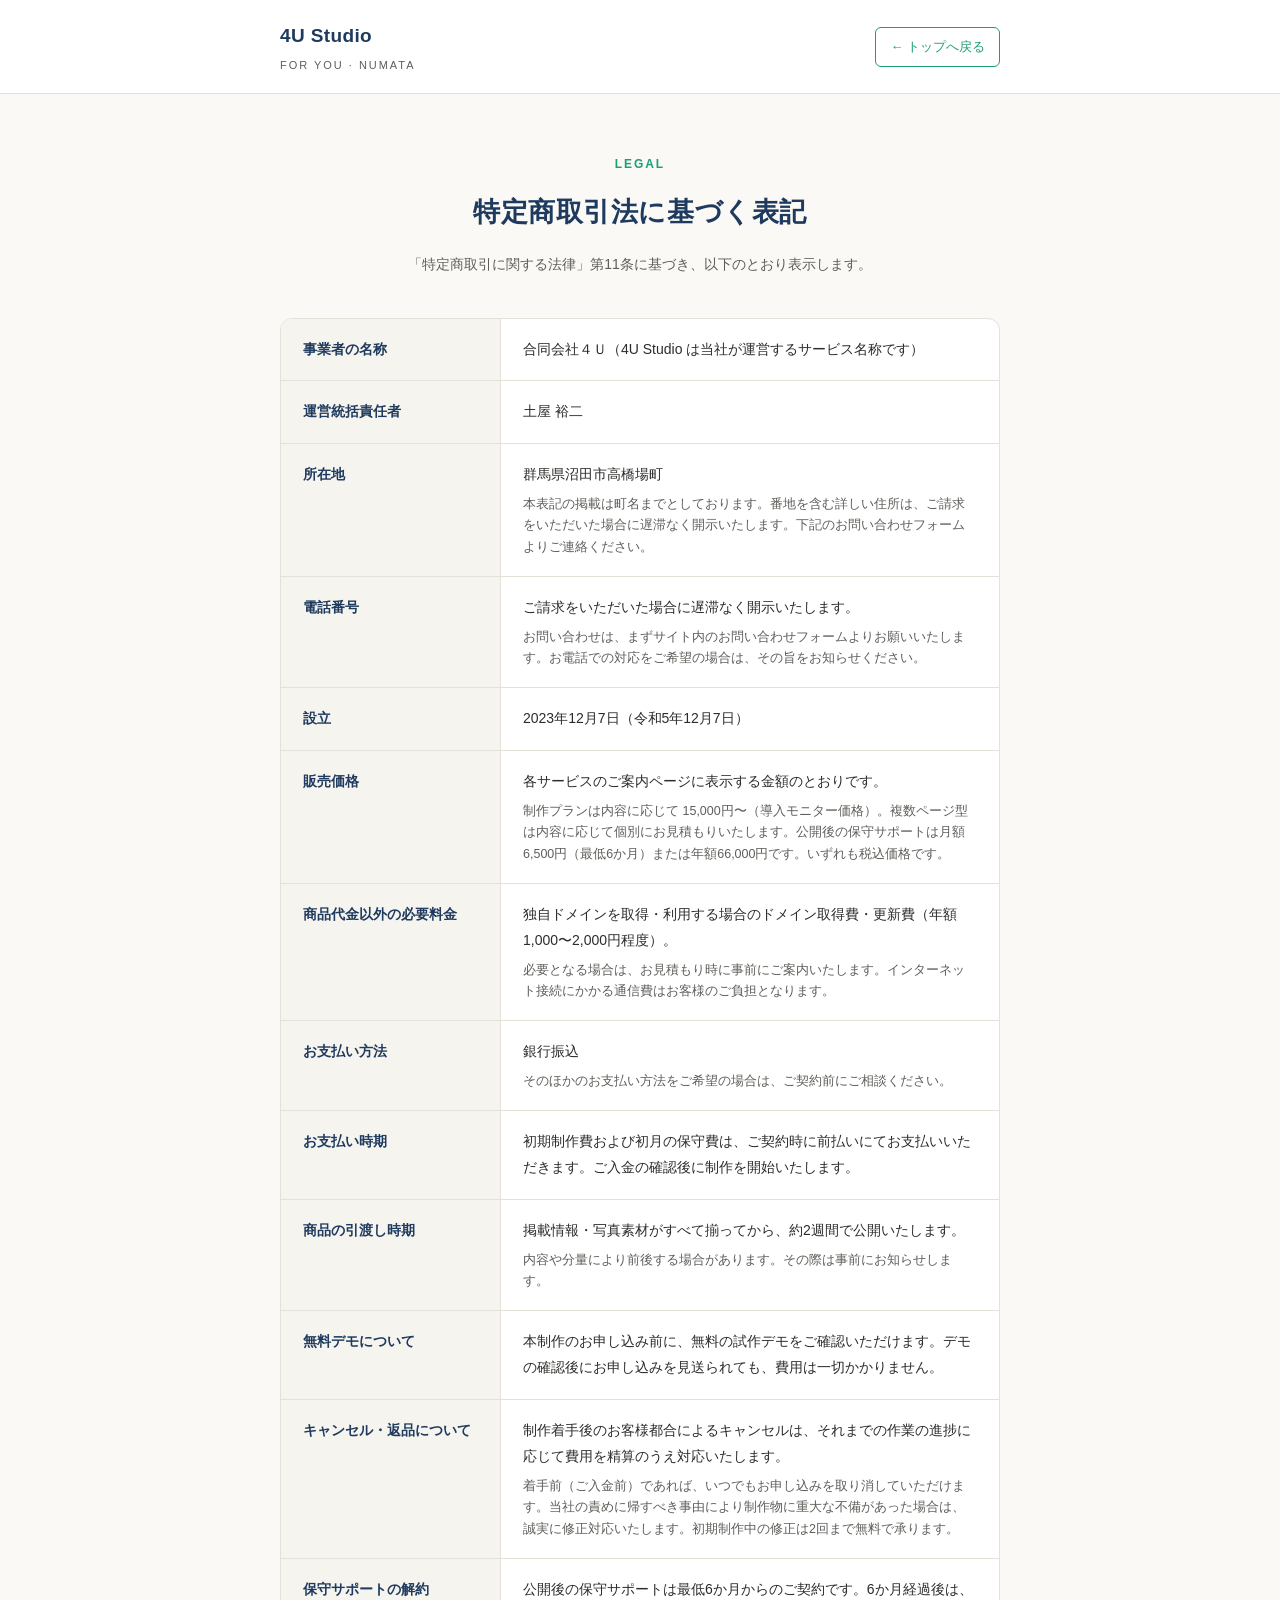
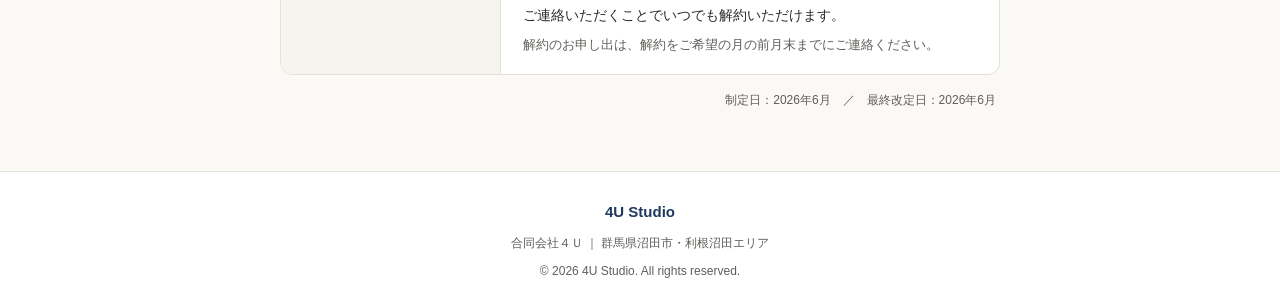
<file: tokushoho/index.html>
<!DOCTYPE html>
<html lang="ja">
<head>
<meta charset="UTF-8">
<meta name="viewport" content="width=device-width, initial-scale=1.0">
<title>特定商取引法に基づく表記 ｜ 4U Studio</title>
<meta name="description" content="4U Studio（合同会社４Ｕ）の特定商取引法に基づく表記です。">
<meta name="robots" content="noindex">
<style>
  :root{
    --navy:#1f3a5f; --accent:#1d9e75; --ink:#2c2c2a;
    --sub:#5f5e5a; --line:#e3e1d8; --bg:#faf9f5; --card:#ffffff;
  }
  *{margin:0;padding:0;box-sizing:border-box;}
  body{font-family:"Hiragino Kaku Gothic ProN","Yu Gothic",-apple-system,sans-serif;
    background:var(--bg);color:var(--ink);line-height:1.85;-webkit-font-smoothing:antialiased;}
  .wrap{max-width:760px;margin:0 auto;padding:0 20px;}
  header.site{background:var(--card);border-bottom:1px solid var(--line);padding:18px 0;}
  header.site .wrap{display:flex;align-items:center;justify-content:space-between;flex-wrap:wrap;gap:8px;}
  .brand{font-weight:700;font-size:19px;color:var(--navy);letter-spacing:.02em;text-decoration:none;}
  .brand small{display:block;font-size:11px;color:var(--sub);font-weight:500;letter-spacing:.18em;margin-top:2px;}
  .back{font-size:13px;color:var(--accent);text-decoration:none;border:1px solid var(--accent);padding:7px 14px;border-radius:6px;transition:.2s;}
  .back:hover{background:var(--accent);color:#fff;}
  .hero{padding:54px 0 30px;}
  .hero .wrap{text-align:center;}
  .eyebrow{display:inline-block;font-size:12px;letter-spacing:.16em;color:var(--accent);font-weight:700;margin-bottom:12px;}
  h1{font-size:27px;color:var(--navy);font-weight:700;letter-spacing:.02em;}
  .lead{margin-top:14px;font-size:14px;color:var(--sub);}
  main{padding:10px 0 60px;}
  .card{background:var(--card);border:1px solid var(--line);border-radius:12px;overflow:hidden;}
  dl{margin:0;}
  .row{display:grid;grid-template-columns:220px 1fr;border-bottom:1px solid var(--line);}
  .row:last-child{border-bottom:none;}
  dt{background:#f5f4ee;padding:18px 22px;font-weight:700;font-size:14px;color:var(--navy);border-right:1px solid var(--line);}
  dd{padding:18px 22px;font-size:14px;color:var(--ink);}
  dd .note{display:block;margin-top:6px;font-size:12.5px;color:var(--sub);line-height:1.7;}
  dd a{color:var(--accent);text-decoration:none;border-bottom:1px solid rgba(29,158,117,.4);}
  .todo{color:#b4540a;font-weight:700;background:#fdf1e3;padding:1px 8px;border-radius:4px;font-size:13px;}
  @media(max-width:620px){
    .row{grid-template-columns:1fr;}
    dt{border-right:none;border-bottom:1px solid var(--line);padding:13px 18px;}
    dd{padding:14px 18px;}
    h1{font-size:22px;}
  }
  footer.site{border-top:1px solid var(--line);background:var(--card);padding:26px 0;text-align:center;}
  footer.site .name{font-weight:700;color:var(--navy);font-size:15px;}
  footer.site .meta{font-size:12px;color:var(--sub);margin-top:6px;}
  .updated{font-size:12px;color:var(--sub);text-align:right;margin:14px 4px 0;}
</style>
</head>
<body>
<header class="site">
  <div class="wrap">
    <a class="brand" href="../index.html">4U Studio<small>FOR YOU · NUMATA</small></a>
    <a class="back" href="../index.html">← トップへ戻る</a>
  </div>
</header>
<section class="hero">
  <div class="wrap">
    <span class="eyebrow">LEGAL</span>
    <h1>特定商取引法に基づく表記</h1>
    <p class="lead">「特定商取引に関する法律」第11条に基づき、以下のとおり表示します。</p>
  </div>
</section>
<main>
  <div class="wrap">
    <div class="card">
      <dl>
        <div class="row">
          <dt>事業者の名称</dt>
          <dd>合同会社４Ｕ（4U Studio は当社が運営するサービス名称です）</dd>
        </div>
        <div class="row">
          <dt>運営統括責任者</dt>
          <dd>土屋 裕二</dd>
        </div>
        <div class="row">
          <dt>所在地</dt>
          <dd>群馬県沼田市高橋場町
            <span class="note">本表記の掲載は町名までとしております。番地を含む詳しい住所は、ご請求をいただいた場合に遅滞なく開示いたします。下記のお問い合わせフォームよりご連絡ください。</span>
          </dd>
        </div>
        <div class="row">
          <dt>電話番号</dt>
          <dd>ご請求をいただいた場合に遅滞なく開示いたします。
            <span class="note">お問い合わせは、まずサイト内のお問い合わせフォームよりお願いいたします。お電話での対応をご希望の場合は、その旨をお知らせください。</span>
          </dd>
        </div>
        <div class="row">
          <dt>設立</dt>
          <dd>2023年12月7日（令和5年12月7日）</dd>
        </div>
        <div class="row">
          <dt>販売価格</dt>
          <dd>各サービスのご案内ページに表示する金額のとおりです。
            <span class="note">制作プランは内容に応じて 15,000円〜（導入モニター価格）。複数ページ型は内容に応じて個別にお見積もりいたします。公開後の保守サポートは月額6,500円（最低6か月）または年額66,000円です。いずれも税込価格です。</span>
          </dd>
        </div>
        <div class="row">
          <dt>商品代金以外の必要料金</dt>
          <dd>独自ドメインを取得・利用する場合のドメイン取得費・更新費（年額1,000〜2,000円程度）。
            <span class="note">必要となる場合は、お見積もり時に事前にご案内いたします。インターネット接続にかかる通信費はお客様のご負担となります。</span>
          </dd>
        </div>
        <div class="row">
          <dt>お支払い方法</dt>
          <dd>銀行振込
            <span class="note">そのほかのお支払い方法をご希望の場合は、ご契約前にご相談ください。</span>
          </dd>
        </div>
        <div class="row">
          <dt>お支払い時期</dt>
          <dd>初期制作費および初月の保守費は、ご契約時に前払いにてお支払いいただきます。ご入金の確認後に制作を開始いたします。</dd>
        </div>
        <div class="row">
          <dt>商品の引渡し時期</dt>
          <dd>掲載情報・写真素材がすべて揃ってから、約2週間で公開いたします。
            <span class="note">内容や分量により前後する場合があります。その際は事前にお知らせします。</span>
          </dd>
        </div>
        <div class="row">
          <dt>無料デモについて</dt>
          <dd>本制作のお申し込み前に、無料の試作デモをご確認いただけます。デモの確認後にお申し込みを見送られても、費用は一切かかりません。</dd>
        </div>
        <div class="row">
          <dt>キャンセル・返品について</dt>
          <dd>制作着手後のお客様都合によるキャンセルは、それまでの作業の進捗に応じて費用を精算のうえ対応いたします。
            <span class="note">着手前（ご入金前）であれば、いつでもお申し込みを取り消していただけます。当社の責めに帰すべき事由により制作物に重大な不備があった場合は、誠実に修正対応いたします。初期制作中の修正は2回まで無料で承ります。</span>
          </dd>
        </div>
        <div class="row">
          <dt>保守サポートの解約</dt>
          <dd>公開後の保守サポートは最低6か月からのご契約です。6か月経過後は、ご連絡いただくことでいつでも解約いただけます。
            <span class="note">解約のお申し出は、解約をご希望の月の前月末までにご連絡ください。</span>
          </dd>
        </div>
      </dl>
    </div>
    <p class="updated">制定日：2026年6月　／　最終改定日：2026年6月</p>
  </div>
</main>
<footer class="site">
  <div class="wrap">
    <div class="name">4U Studio</div>
    <div class="meta">合同会社４Ｕ ｜ 群馬県沼田市・利根沼田エリア</div>
    <div class="meta">© 2026 4U Studio. All rights reserved.</div>
  </div>
</footer>
</body>
</html>
</file>
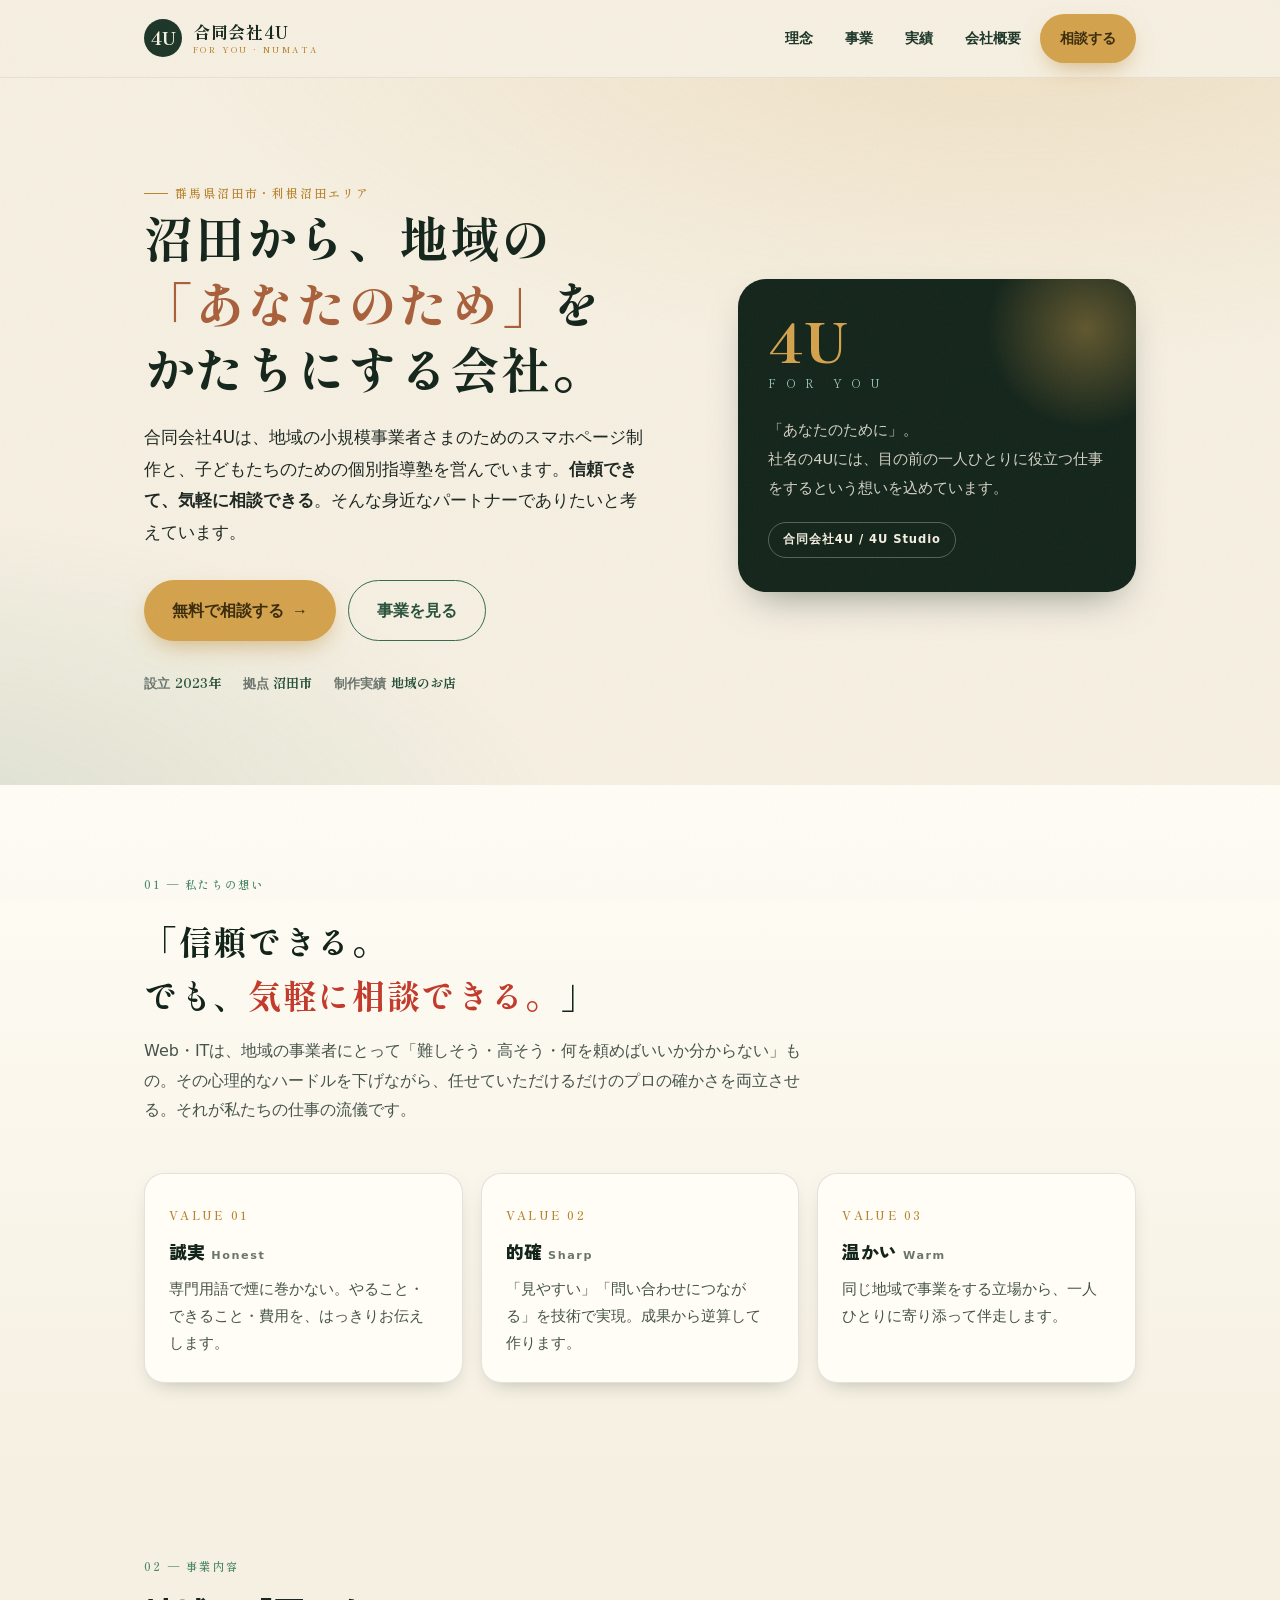
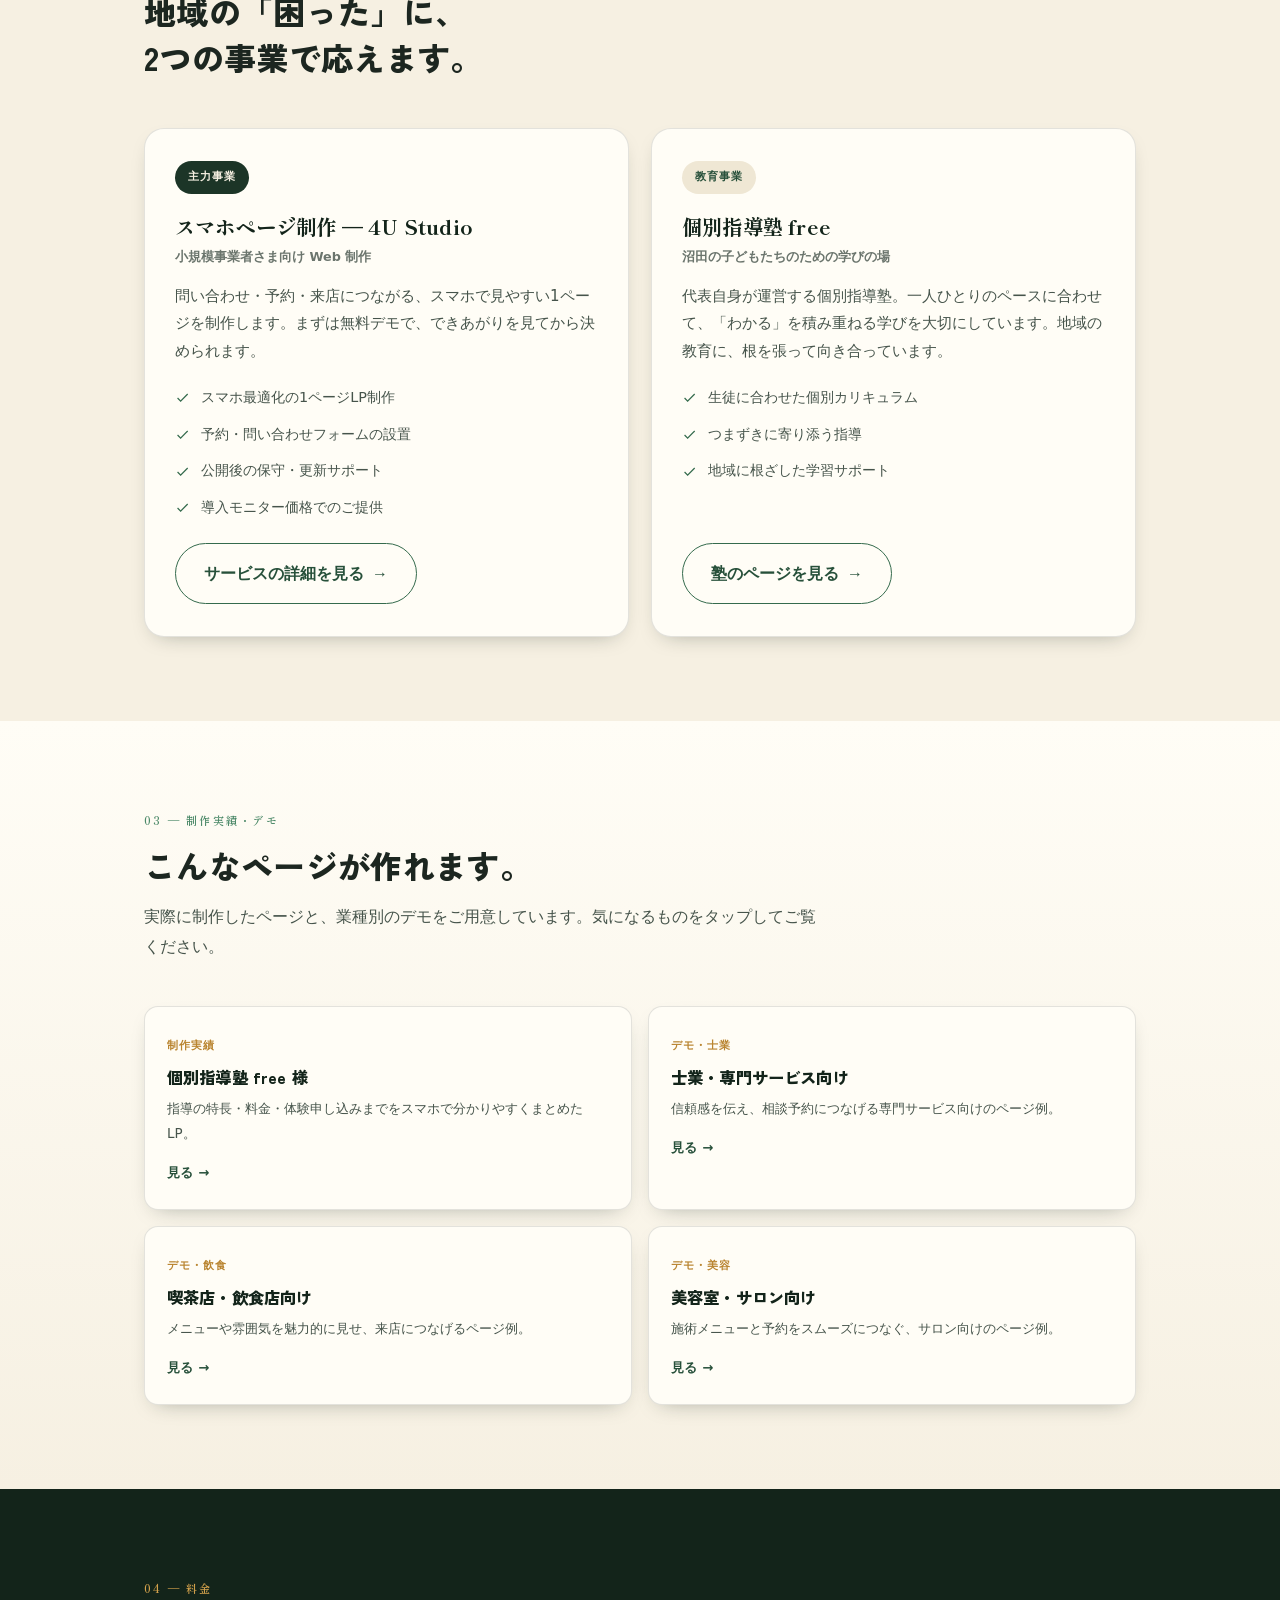
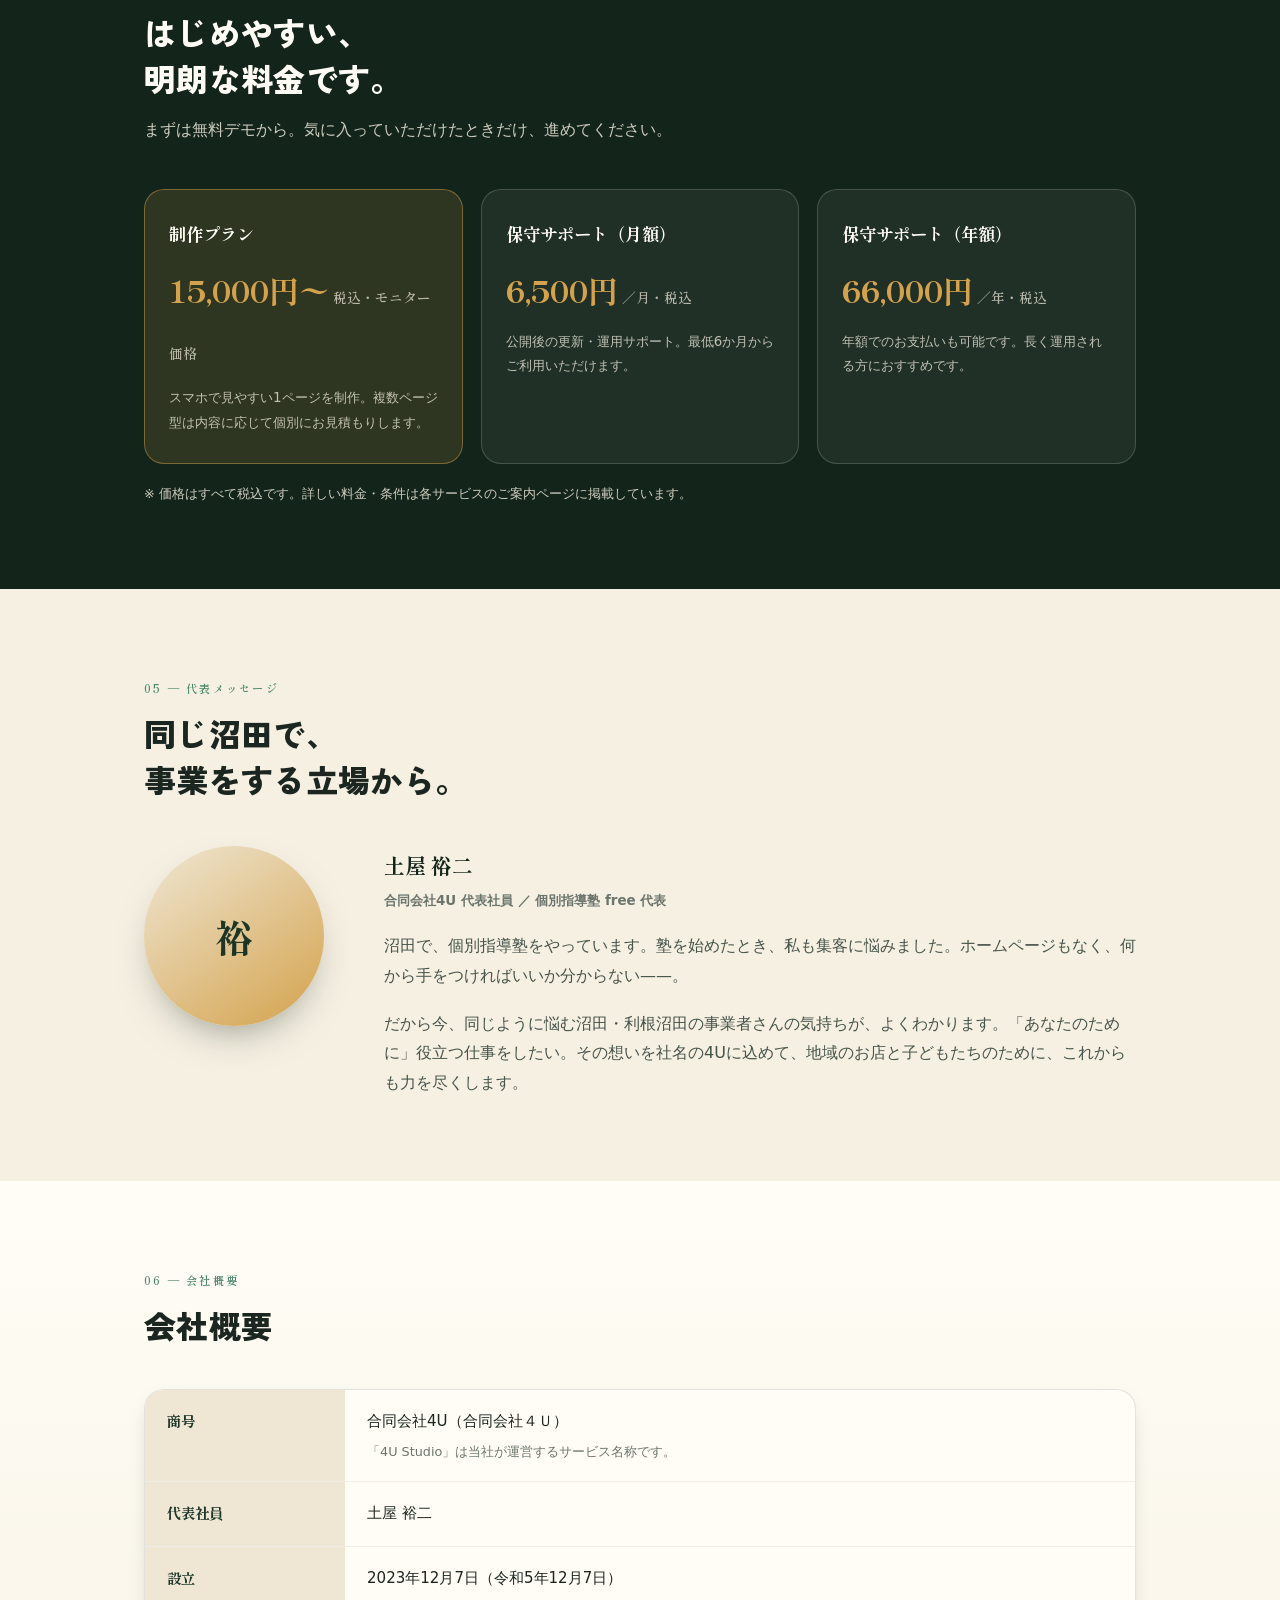
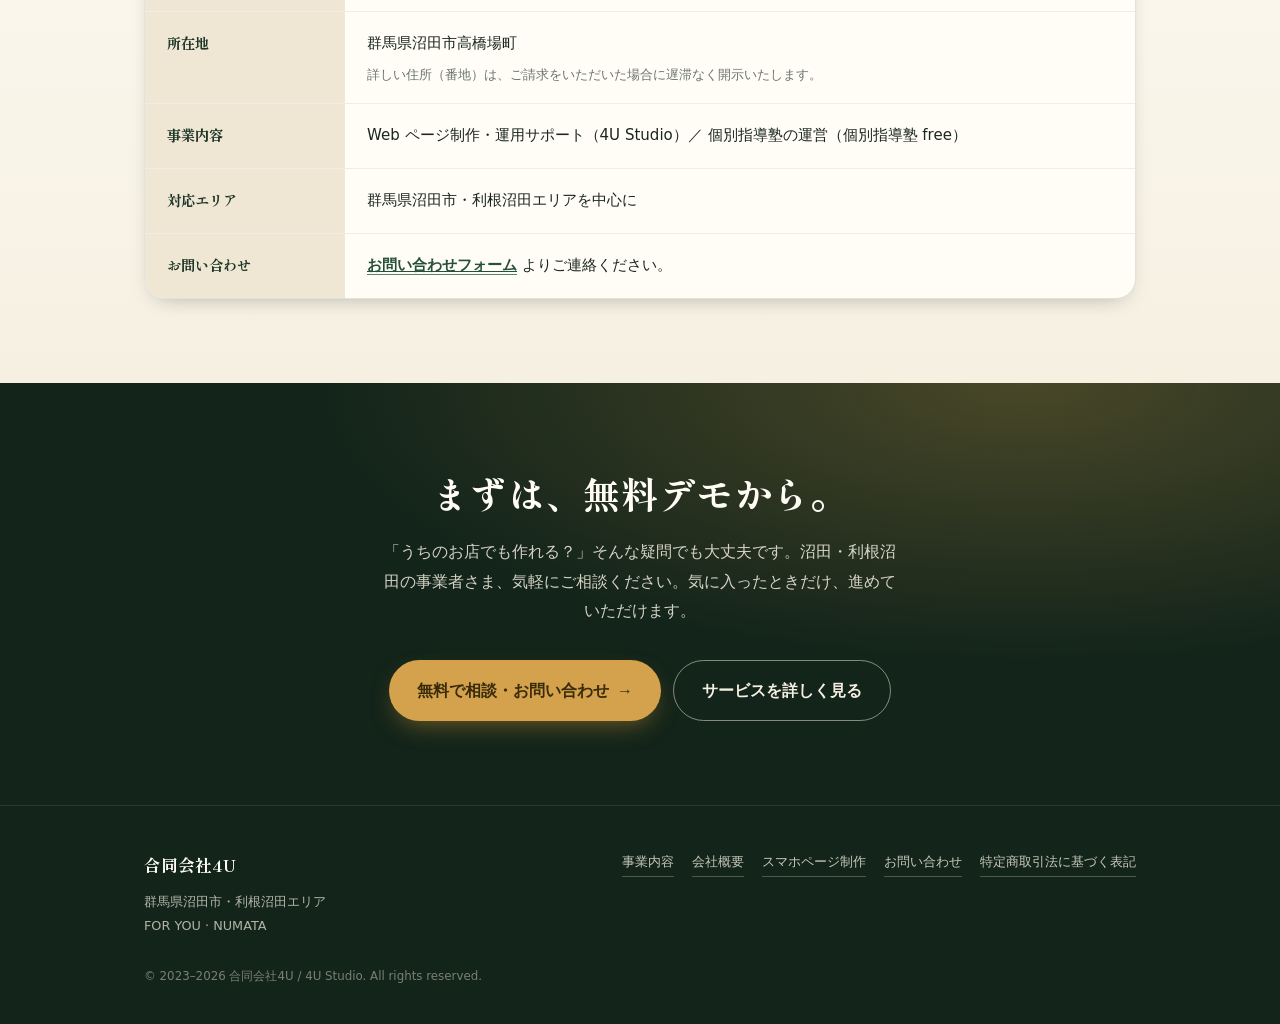
<file: company.html>
<!DOCTYPE html>
<html lang="ja">
<head>
<meta charset="UTF-8">
<meta name="viewport" content="width=device-width, initial-scale=1.0">
<script>document.documentElement.className+=' js';</script>
<title>合同会社4U｜沼田から、地域の「あなたのため」をかたちに</title>
<meta name="description" content="群馬県沼田市の合同会社4U（4U Studio）。地域の小規模事業者向けのスマホページ制作と、個別指導塾の運営。信頼できて、気軽に相談できる。沼田・利根沼田から事業者の力になります。">
<meta property="og:title" content="合同会社4U｜沼田から、地域の「あなたのため」をかたちに">
<meta property="og:description" content="群馬県沼田市の合同会社4U。地域の小規模事業者向けのスマホページ制作と、個別指導塾の運営。">
<meta property="og:type" content="website">
<meta name="theme-color" content="#13241a">
<link rel="preconnect" href="https://fonts.googleapis.com">
<link rel="preconnect" href="https://fonts.gstatic.com" crossorigin>
<link href="https://fonts.googleapis.com/css2?family=Zen+Kaku+Gothic+New:wght@400;500;700;900&family=Shippori+Mincho:wght@500;600;700;800&display=swap" rel="stylesheet">
<style>
  :root{
    /* --- ブランドトークン（現行サイト・terracotta/editorial/paper 準拠）--- */
    --green-900:#13241a;
    --green-800:#1c3527;
    --green-700:#27503a;
    --green-600:#356b4d;
    --green-500:#4a8867;
    --cream:#f6f0e2;
    --cream-2:#efe7d4;
    --paper:#fffdf6;
    --ink:#1c2620;
    --ink-soft:#46544b;
    --ink-mute:#6b756d;
    --ochre:#d4a24c;
    --ochre-deep:#b9842f;
    --terra:#c87b52;
    --terra-deep:#a85f3a;
    --apple:#c23b2c;       /* 沼田の林檎 */
    --apple-deep:#9e2c20;
    --water:#9cc7be;
    --line:rgba(28,38,32,.12);
    --line-soft:rgba(28,38,32,.07);
    --shadow:0 18px 40px -18px rgba(19,36,26,.5);
    --shadow-sm:0 8px 22px -12px rgba(19,36,26,.4);
    /* spacing scale 4/8/12/16/24/32/48/64 */
    --s1:4px; --s2:8px; --s3:12px; --s4:16px; --s5:24px; --s6:32px; --s7:48px; --s8:64px;
    --radius:20px;
    --radius-sm:14px;
    --maxw:1040px;
    --readw:680px;
  }
  *{box-sizing:border-box;margin:0;padding:0}
  html{scroll-behavior:smooth}
  body{
    font-family:"Zen Kaku Gothic New",system-ui,sans-serif;
    color:var(--ink);background:var(--cream);
    line-height:1.85;font-size:16px;-webkit-font-smoothing:antialiased;
    overflow-x:hidden;word-break:normal;line-break:strict;overflow-wrap:anywhere;
  }
  /* 微細な和紙ノイズ */
  body::before{
    content:"";position:fixed;inset:0;z-index:9999;pointer-events:none;opacity:.045;
    background-image:url("data:image/svg+xml,%3Csvg xmlns='http://www.w3.org/2000/svg' width='120' height='120'%3E%3Cfilter id='n'%3E%3CfeTurbulence type='fractalNoise' baseFrequency='.9' numOctaves='2'/%3E%3C/filter%3E%3Crect width='100%25' height='100%25' filter='url(%23n)'/%3E%3C/svg%3E");
  }
  a{color:inherit}
  img{max-width:100%;display:block}
  .wrap{max-width:var(--maxw);margin:0 auto;padding:0 24px;position:relative}
  h1,h2,h3,h4{font-weight:900;line-height:1.42;letter-spacing:.01em}
  .serif{font-family:"Shippori Mincho",serif}
  p{color:var(--ink-soft)}
  .lead{color:var(--ink);font-weight:500}

  .eyebrow{font-family:"Shippori Mincho",serif;font-weight:600;letter-spacing:.16em;font-size:.74rem;
    color:var(--ochre-deep);display:inline-flex;align-items:center;gap:.6em}
  .eyebrow::before{content:"";width:24px;height:1px;background:currentColor}
  .eyebrow.on-dark{color:var(--ochre)}

  /* buttons */
  .btn{display:inline-flex;align-items:center;justify-content:center;gap:.5em;
    font-family:"Zen Kaku Gothic New";font-weight:700;font-size:1rem;padding:15px 28px;border-radius:999px;
    text-decoration:none;cursor:pointer;border:none;text-align:center;position:relative;overflow:hidden;min-height:48px;
    transition:transform .25s cubic-bezier(.34,1.4,.6,1),box-shadow .25s,background .25s,color .25s}
  .btn:focus-visible{outline:3px solid var(--green-700);outline-offset:3px}
  .btn-primary{background:var(--ochre);color:#3a2b0b;box-shadow:0 10px 24px -8px rgba(185,132,47,.6)}
  .btn-primary::after{content:"";position:absolute;inset:0;background:linear-gradient(120deg,transparent 30%,rgba(255,255,255,.5),transparent 70%);
    transform:translateX(-130%);transition:transform .6s}
  .btn-primary:hover{transform:translateY(-3px);box-shadow:0 16px 30px -10px rgba(185,132,47,.75)}
  .btn-primary:hover::after{transform:translateX(130%)}
  .btn-ghost{background:transparent;color:var(--green-700);border:1.6px solid var(--green-600)}
  .btn-ghost:hover{background:var(--green-700);color:var(--cream);transform:translateY(-2px)}
  .btn-ghost.on-dark{color:var(--cream);border-color:rgba(246,240,226,.5)}
  .btn-ghost.on-dark:hover{background:var(--cream);color:var(--green-800)}
  .arrow{transition:transform .25s}.btn:hover .arrow{transform:translateX(4px)}

  /* header */
  .topbar{position:sticky;top:0;left:0;right:0;z-index:60;background:rgba(246,240,226,.82);
    backdrop-filter:blur(10px);border-bottom:1px solid var(--line-soft)}
  .topbar .wrap{display:flex;align-items:center;justify-content:space-between;padding-top:14px;padding-bottom:14px}
  .logo{display:flex;align-items:center;gap:11px;text-decoration:none}
  .logo-mark{width:38px;height:38px;border-radius:50%;background:var(--green-800);color:var(--cream);
    display:grid;place-items:center;font-family:"Shippori Mincho",serif;font-weight:800;font-size:1.1rem;flex:0 0 auto}
  .logo-text{font-family:"Shippori Mincho",serif;font-weight:700;font-size:1.06rem;color:var(--green-900);letter-spacing:.04em;line-height:1.2}
  .logo-text small{display:block;font-size:.5rem;letter-spacing:.3em;color:var(--ochre-deep);font-weight:600;margin-top:2px}
  .nav-links{display:flex;align-items:center;gap:6px}
  .nav-links a:not(.btn){font-weight:700;font-size:.9rem;color:var(--green-800);text-decoration:none;padding:9px 13px;border-radius:10px;transition:.2s}
  .nav-links a:not(.btn):hover{background:rgba(28,38,32,.06)}
  .nav-links a:not(.btn):focus-visible{outline:2px solid var(--green-700);outline-offset:2px}
  @media(max-width:820px){.nav-links a:not(.btn){display:none}}

  /* sections */
  section{padding:84px 0;position:relative}
  .sec-head{max-width:var(--readw)}
  .sec-num{font-family:"Shippori Mincho",serif;font-size:.7rem;letter-spacing:.2em;color:var(--green-500);font-weight:600;
    display:inline-flex;align-items:center;gap:.55em;margin-bottom:6px}
  .sec-head h2{font-size:clamp(1.5rem,4.2vw,2rem);margin-top:6px}
  .sec-head p{margin-top:14px}
  .sec--dark{background:var(--green-900);color:var(--cream)}
  .sec--dark h2,.sec--dark h3{color:var(--paper)}
  .sec--dark p{color:rgba(246,240,226,.82)}
  .sec--paper{background:linear-gradient(180deg,var(--paper),var(--cream))}

  /* HERO */
  .hero{padding:96px 0 88px;background:
    radial-gradient(120% 90% at 80% -10%,rgba(212,162,76,.22),transparent 55%),
    radial-gradient(90% 80% at -10% 110%,rgba(74,136,103,.16),transparent 60%),
    var(--cream)}
  .hero-grid{display:grid;grid-template-columns:1.15fr .85fr;gap:56px;align-items:center}
  .hero h1{font-family:"Shippori Mincho",serif;font-weight:800;font-size:clamp(2rem,6vw,3.1rem);line-height:1.32;letter-spacing:.02em;color:var(--green-900)}
  .hero h1 .accent{color:var(--terra-deep)}
  .hero .lead{margin-top:22px;font-size:1.06rem;max-width:30em}
  .hero-cta{display:flex;gap:12px;margin-top:32px;flex-wrap:wrap}
  .hero-meta{margin-top:30px;display:flex;gap:22px;flex-wrap:wrap;font-size:.82rem;color:var(--ink-mute);font-weight:600}
  .hero-meta b{color:var(--green-700);font-family:"Shippori Mincho",serif}
  /* hero visual card */
  .hero-card{background:var(--green-900);border-radius:28px;padding:34px 30px;color:var(--cream);box-shadow:var(--shadow);position:relative;overflow:hidden}
  .hero-card::before{content:"";position:absolute;width:200px;height:200px;right:-50px;top:-50px;border-radius:50%;background:radial-gradient(circle,rgba(212,162,76,.4),transparent 70%)}
  .hero-card .kanji{font-family:"Shippori Mincho",serif;font-size:3.4rem;font-weight:800;line-height:1;color:var(--ochre);position:relative}
  .hero-card .for-you{font-family:"Shippori Mincho",serif;letter-spacing:.28em;font-size:.72rem;color:var(--water);margin-top:6px;position:relative}
  .hero-card .desc{margin-top:22px;font-size:.92rem;line-height:1.95;color:rgba(246,240,226,.85);position:relative}
  .hero-card .tag{display:inline-block;margin-top:20px;font-size:.72rem;font-weight:700;letter-spacing:.08em;
    border:1px solid rgba(246,240,226,.3);border-radius:999px;padding:6px 14px;color:var(--cream);position:relative}
  @media(max-width:860px){.hero-grid{grid-template-columns:1fr;gap:40px}.hero-card{order:-1}}

  /* values / mission */
  .quote{font-family:"Shippori Mincho",serif;font-size:clamp(1.5rem,4.5vw,2.1rem);font-weight:700;line-height:1.6;color:var(--green-900);letter-spacing:.02em}
  .quote .em{color:var(--apple);font-style:normal}
  .values{display:grid;grid-template-columns:repeat(3,1fr);gap:18px;margin-top:48px}
  .value-card{background:var(--paper);border:1px solid var(--line);border-radius:var(--radius);padding:26px 24px;box-shadow:var(--shadow-sm)}
  .value-card .num{font-family:"Shippori Mincho",serif;font-size:.72rem;letter-spacing:.2em;color:var(--ochre-deep);font-weight:600}
  .value-card h3{font-size:1.12rem;margin-top:10px;color:var(--green-900)}
  .value-card .en{font-size:.7rem;letter-spacing:.14em;color:var(--ink-mute);font-weight:600;margin-left:6px}
  .value-card p{margin-top:10px;font-size:.92rem}
  @media(max-width:760px){.values{grid-template-columns:1fr}}

  /* services */
  .services{display:grid;grid-template-columns:1fr 1fr;gap:22px;margin-top:48px}
  .svc{background:var(--paper);border:1px solid var(--line);border-radius:var(--radius);padding:32px 30px;box-shadow:var(--shadow-sm);
    display:flex;flex-direction:column;transition:transform .25s,box-shadow .25s}
  .svc:hover{transform:translateY(-4px);box-shadow:var(--shadow)}
  .svc .badge{align-self:flex-start;font-size:.7rem;font-weight:700;letter-spacing:.1em;padding:6px 13px;border-radius:999px;
    background:var(--cream-2);color:var(--green-700)}
  .svc.svc--main .badge{background:var(--green-800);color:var(--cream)}
  .svc h3{font-family:"Shippori Mincho",serif;font-size:1.28rem;margin-top:18px;color:var(--green-900)}
  .svc .role{font-size:.8rem;color:var(--ink-mute);font-weight:600;margin-top:4px}
  .svc p{margin-top:14px;font-size:.94rem}
  .svc ul{list-style:none;margin-top:18px;display:grid;gap:10px}
  .svc ul li{position:relative;padding-left:26px;font-size:.9rem;color:var(--ink-soft)}
  .svc ul li::before{content:"";position:absolute;left:0;top:.45em;width:15px;height:15px;background:var(--green-600);
    -webkit-mask:url("data:image/svg+xml,%3Csvg xmlns='http://www.w3.org/2000/svg' viewBox='0 0 24 24'%3E%3Cpath fill='black' d='M9 16.2 4.8 12l-1.4 1.4L9 19 21 7l-1.4-1.4z'/%3E%3C/svg%3E") center/contain no-repeat;
    mask:url("data:image/svg+xml,%3Csvg xmlns='http://www.w3.org/2000/svg' viewBox='0 0 24 24'%3E%3Cpath fill='black' d='M9 16.2 4.8 12l-1.4 1.4L9 19 21 7l-1.4-1.4z'/%3E%3C/svg%3E") center/contain no-repeat}
  .svc .svc-foot{margin-top:auto;padding-top:22px}
  @media(max-width:760px){.services{grid-template-columns:1fr}}

  /* works */
  .works{display:grid;grid-template-columns:repeat(2,1fr);gap:16px;margin-top:44px}
  .work{display:block;text-decoration:none;background:var(--paper);border:1px solid var(--line);border-radius:var(--radius-sm);
    padding:22px;box-shadow:var(--shadow-sm);transition:transform .25s,box-shadow .25s}
  .work:hover{transform:translateY(-3px);box-shadow:var(--shadow)}
  .work:focus-visible{outline:3px solid var(--ochre-deep);outline-offset:3px}
  .work .cat{font-size:.7rem;font-weight:700;letter-spacing:.1em;color:var(--ochre-deep)}
  .work h4{font-size:1.02rem;margin-top:8px;color:var(--green-900)}
  .work p{font-size:.84rem;margin-top:8px}
  .work .go{display:inline-flex;align-items:center;gap:.4em;margin-top:14px;font-size:.82rem;font-weight:700;color:var(--green-700)}
  @media(max-width:680px){.works{grid-template-columns:1fr}}

  /* pricing */
  .price-grid{display:grid;grid-template-columns:repeat(3,1fr);gap:18px;margin-top:44px}
  .price{background:rgba(246,240,226,.06);border:1px solid rgba(246,240,226,.18);border-radius:var(--radius);padding:28px 24px}
  .price .pname{font-family:"Shippori Mincho",serif;font-size:1.08rem;color:var(--paper);font-weight:700}
  .price .amount{font-size:1.9rem;font-weight:900;color:var(--ochre);margin-top:12px;font-family:"Shippori Mincho",serif}
  .price .amount small{font-size:.86rem;font-weight:600;color:rgba(246,240,226,.7);margin-left:4px}
  .price .pnote{font-size:.84rem;color:rgba(246,240,226,.75);margin-top:12px;line-height:1.8}
  .price.feature{background:rgba(212,162,76,.14);border-color:rgba(212,162,76,.45)}
  .price-foot{margin-top:18px;font-size:.8rem;color:rgba(246,240,226,.6)}
  @media(max-width:760px){.price-grid{grid-template-columns:1fr}}

  /* representative message */
  .rep{display:grid;grid-template-columns:200px 1fr;gap:40px;align-items:start;margin-top:44px}
  .rep-photo{width:180px;height:180px;border-radius:50%;background:linear-gradient(145deg,var(--cream-2),var(--ochre));
    display:grid;place-items:center;box-shadow:var(--shadow);font-family:"Shippori Mincho",serif;font-size:2.4rem;font-weight:800;color:var(--green-800)}
  .rep-body .rep-name{font-family:"Shippori Mincho",serif;font-size:1.3rem;font-weight:800;color:var(--green-900)}
  .rep-body .rep-title{font-size:.84rem;color:var(--ink-mute);font-weight:600;margin-top:4px}
  .rep-body p{margin-top:18px}
  @media(max-width:680px){.rep{grid-template-columns:1fr;justify-items:center;text-align:center}.rep-body{text-align:left}}

  /* company profile table */
  .profile{margin-top:40px;border:1px solid var(--line);border-radius:var(--radius);overflow:hidden;background:var(--paper);box-shadow:var(--shadow-sm)}
  .profile dl{margin:0}
  .prow{display:grid;grid-template-columns:200px 1fr;border-bottom:1px solid var(--line-soft)}
  .prow:last-child{border-bottom:none}
  .prow dt{background:var(--cream-2);padding:18px 22px;font-weight:700;font-size:.9rem;color:var(--green-800);font-family:"Shippori Mincho",serif}
  .prow dd{padding:18px 22px;font-size:.94rem;color:var(--ink)}
  .prow dd .sub{display:block;font-size:.8rem;color:var(--ink-mute);margin-top:6px;line-height:1.7}
  @media(max-width:620px){.prow{grid-template-columns:1fr}.prow dt{padding:13px 18px}.prow dd{padding:13px 18px 18px}}

  /* CTA */
  .cta{background:
    radial-gradient(100% 120% at 80% 0%,rgba(212,162,76,.28),transparent 55%),
    var(--green-900);text-align:center}
  .cta h2{font-family:"Shippori Mincho",serif;font-size:clamp(1.6rem,5vw,2.3rem);color:var(--paper);font-weight:800;letter-spacing:.02em}
  .cta p{max-width:32em;margin:18px auto 0;color:rgba(246,240,226,.85)}
  .cta .hero-cta{justify-content:center;margin-top:34px}

  /* footer */
  footer.site{background:var(--green-900);color:rgba(246,240,226,.7);padding:44px 0 36px;border-top:1px solid rgba(246,240,226,.1)}
  footer.site .frow{display:flex;justify-content:space-between;align-items:flex-start;gap:24px;flex-wrap:wrap}
  footer.site .fname{font-family:"Shippori Mincho",serif;font-weight:700;color:var(--paper);font-size:1.05rem}
  footer.site .fmeta{font-size:.8rem;margin-top:8px;line-height:1.9}
  footer.site .flinks{display:flex;gap:18px;flex-wrap:wrap;font-size:.84rem}
  footer.site .flinks a{color:rgba(246,240,226,.8);text-decoration:none;border-bottom:1px solid rgba(246,240,226,.25);padding-bottom:1px}
  footer.site .flinks a:hover{color:var(--ochre)}
  footer.site .copy{font-size:.74rem;margin-top:28px;color:rgba(246,240,226,.45)}

  /* reveal animation */
  .reveal{opacity:0;transform:translateY(18px);transition:opacity .7s ease,transform .7s cubic-bezier(.22,1,.36,1)}
  .reveal.in{opacity:1;transform:none}
  @media(prefers-reduced-motion:reduce){.reveal{opacity:1;transform:none;transition:none}html{scroll-behavior:auto}}
</style>
</head>
<body>

<!-- ===== Header ===== -->
<header class="topbar">
  <div class="wrap">
    <a class="logo" href="#top" aria-label="合同会社4U トップへ">
      <span class="logo-mark" aria-hidden="true">4U</span>
      <span class="logo-text">合同会社4U<small>FOR YOU · NUMATA</small></span>
    </a>
    <nav class="nav-links" aria-label="グローバルナビ">
      <a href="#mission">理念</a>
      <a href="#services">事業</a>
      <a href="#works">実績</a>
      <a href="#profile">会社概要</a>
      <a class="btn btn-primary btn-sm" href="form.html" style="min-height:44px;padding:11px 20px;font-size:.9rem">相談する</a>
    </nav>
  </div>
</header>

<main id="top">

  <!-- ===== Hero ===== -->
  <section class="hero">
    <div class="wrap hero-grid">
      <div class="reveal">
        <span class="eyebrow">群馬県沼田市・利根沼田エリア</span>
        <h1>沼田から、地域の<br><span class="accent">「あなたのため」</span>を<br>かたちにする会社。</h1>
        <p class="lead">合同会社4Uは、地域の小規模事業者さまのためのスマホページ制作と、子どもたちのための個別指導塾を営んでいます。<b>信頼できて、気軽に相談できる</b>。そんな身近なパートナーでありたいと考えています。</p>
        <div class="hero-cta">
          <a class="btn btn-primary" href="form.html">無料で相談する <span class="arrow" aria-hidden="true">→</span></a>
          <a class="btn btn-ghost" href="#services">事業を見る</a>
        </div>
        <div class="hero-meta">
          <span>設立 <b>2023年</b></span>
          <span>拠点 <b>沼田市</b></span>
          <span>制作実績 <b>地域のお店</b></span>
        </div>
      </div>
      <div class="hero-card reveal" aria-hidden="true">
        <div class="kanji">4U</div>
        <div class="for-you">F O R　Y O U</div>
        <p class="desc">「あなたのために」。<br>社名の4Uには、目の前の一人ひとりに役立つ仕事をするという想いを込めています。</p>
        <span class="tag">合同会社4U / 4U Studio</span>
      </div>
    </div>
  </section>

  <!-- ===== Mission / Values ===== -->
  <section id="mission" class="sec--paper">
    <div class="wrap">
      <div class="sec-head reveal">
        <span class="sec-num serif">01  — 私たちの想い</span>
        <p class="quote">「信頼できる。<br>でも、<span class="em">気軽に相談できる。</span>」</p>
        <p>Web・ITは、地域の事業者にとって「難しそう・高そう・何を頼めばいいか分からない」もの。その心理的なハードルを下げながら、任せていただけるだけのプロの確かさを両立させる。それが私たちの仕事の流儀です。</p>
      </div>
      <div class="values">
        <div class="value-card reveal">
          <span class="num">VALUE 01</span>
          <h3>誠実<span class="en">Honest</span></h3>
          <p>専門用語で煙に巻かない。やること・できること・費用を、はっきりお伝えします。</p>
        </div>
        <div class="value-card reveal">
          <span class="num">VALUE 02</span>
          <h3>的確<span class="en">Sharp</span></h3>
          <p>「見やすい」「問い合わせにつながる」を技術で実現。成果から逆算して作ります。</p>
        </div>
        <div class="value-card reveal">
          <span class="num">VALUE 03</span>
          <h3>温かい<span class="en">Warm</span></h3>
          <p>同じ地域で事業をする立場から、一人ひとりに寄り添って伴走します。</p>
        </div>
      </div>
    </div>
  </section>

  <!-- ===== Services ===== -->
  <section id="services">
    <div class="wrap">
      <div class="sec-head reveal">
        <span class="sec-num serif">02 — 事業内容</span>
        <h2>地域の「困った」に、<br>2つの事業で応えます。</h2>
      </div>
      <div class="services">
        <article class="svc svc--main reveal">
          <span class="badge">主力事業</span>
          <h3>スマホページ制作 — 4U Studio</h3>
          <span class="role">小規模事業者さま向け Web 制作</span>
          <p>問い合わせ・予約・来店につながる、スマホで見やすい1ページを制作します。まずは無料デモで、できあがりを見てから決められます。</p>
          <ul>
            <li>スマホ最適化の1ページLP制作</li>
            <li>予約・問い合わせフォームの設置</li>
            <li>公開後の保守・更新サポート</li>
            <li>導入モニター価格でのご提供</li>
          </ul>
          <div class="svc-foot">
            <a class="btn btn-ghost" href="index.html">サービスの詳細を見る <span class="arrow" aria-hidden="true">→</span></a>
          </div>
        </article>
        <article class="svc reveal">
          <span class="badge">教育事業</span>
          <h3>個別指導塾 free</h3>
          <span class="role">沼田の子どもたちのための学びの場</span>
          <p>代表自身が運営する個別指導塾。一人ひとりのペースに合わせて、「わかる」を積み重ねる学びを大切にしています。地域の教育に、根を張って向き合っています。</p>
          <ul>
            <li>生徒に合わせた個別カリキュラム</li>
            <li>つまずきに寄り添う指導</li>
            <li>地域に根ざした学習サポート</li>
          </ul>
          <div class="svc-foot">
            <a class="btn btn-ghost" href="https://4u-studio.github.io/juku-free/" target="_blank" rel="noopener">塾のページを見る <span class="arrow" aria-hidden="true">→</span></a>
          </div>
        </article>
      </div>
    </div>
  </section>

  <!-- ===== Works ===== -->
  <section id="works" class="sec--paper">
    <div class="wrap">
      <div class="sec-head reveal">
        <span class="sec-num serif">03 — 制作実績・デモ</span>
        <h2>こんなページが作れます。</h2>
        <p>実際に制作したページと、業種別のデモをご用意しています。気になるものをタップしてご覧ください。</p>
      </div>
      <div class="works">
        <a class="work reveal" href="https://4u-studio.github.io/juku-free/" target="_blank" rel="noopener">
          <span class="cat">制作実績</span>
          <h4>個別指導塾 free 様</h4>
          <p>指導の特長・料金・体験申し込みまでをスマホで分かりやすくまとめたLP。</p>
          <span class="go">見る <span class="arrow" aria-hidden="true">→</span></span>
        </a>
        <a class="work reveal" href="https://4u-studio.github.io/demo-shigyo/" target="_blank" rel="noopener">
          <span class="cat">デモ・士業</span>
          <h4>士業・専門サービス向け</h4>
          <p>信頼感を伝え、相談予約につなげる専門サービス向けのページ例。</p>
          <span class="go">見る <span class="arrow" aria-hidden="true">→</span></span>
        </a>
        <a class="work reveal" href="https://4u-studio.github.io/demo-kissaten/" target="_blank" rel="noopener">
          <span class="cat">デモ・飲食</span>
          <h4>喫茶店・飲食店向け</h4>
          <p>メニューや雰囲気を魅力的に見せ、来店につなげるページ例。</p>
          <span class="go">見る <span class="arrow" aria-hidden="true">→</span></span>
        </a>
        <a class="work reveal" href="https://4u-studio.github.io/demo-hairsalon/" target="_blank" rel="noopener">
          <span class="cat">デモ・美容</span>
          <h4>美容室・サロン向け</h4>
          <p>施術メニューと予約をスムーズにつなぐ、サロン向けのページ例。</p>
          <span class="go">見る <span class="arrow" aria-hidden="true">→</span></span>
        </a>
      </div>
    </div>
  </section>

  <!-- ===== Pricing ===== -->
  <section class="sec--dark">
    <div class="wrap">
      <div class="sec-head reveal">
        <span class="sec-num serif" style="color:var(--ochre)">04 — 料金</span>
        <h2>はじめやすい、<br>明朗な料金です。</h2>
        <p>まずは無料デモから。気に入っていただけたときだけ、進めてください。</p>
      </div>
      <div class="price-grid">
        <div class="price feature reveal">
          <div class="pname">制作プラン</div>
          <div class="amount">15,000円〜<small>税込・モニター価格</small></div>
          <p class="pnote">スマホで見やすい1ページを制作。複数ページ型は内容に応じて個別にお見積もりします。</p>
        </div>
        <div class="price reveal">
          <div class="pname">保守サポート（月額）</div>
          <div class="amount">6,500円<small>／月・税込</small></div>
          <p class="pnote">公開後の更新・運用サポート。最低6か月からご利用いただけます。</p>
        </div>
        <div class="price reveal">
          <div class="pname">保守サポート（年額）</div>
          <div class="amount">66,000円<small>／年・税込</small></div>
          <p class="pnote">年額でのお支払いも可能です。長く運用される方におすすめです。</p>
        </div>
      </div>
      <p class="price-foot">※ 価格はすべて税込です。詳しい料金・条件は各サービスのご案内ページに掲載しています。</p>
    </div>
  </section>

  <!-- ===== Representative ===== -->
  <section id="rep">
    <div class="wrap">
      <div class="sec-head reveal">
        <span class="sec-num serif">05 — 代表メッセージ</span>
        <h2>同じ沼田で、<br>事業をする立場から。</h2>
      </div>
      <div class="rep">
        <div class="rep-photo reveal" aria-hidden="true">裕</div>
        <div class="rep-body reveal">
          <div class="rep-name">土屋 裕二</div>
          <div class="rep-title">合同会社4U 代表社員 ／ 個別指導塾 free 代表</div>
          <p>沼田で、個別指導塾をやっています。塾を始めたとき、私も集客に悩みました。ホームページもなく、何から手をつければいいか分からない——。</p>
          <p>だから今、同じように悩む沼田・利根沼田の事業者さんの気持ちが、よくわかります。「あなたのために」役立つ仕事をしたい。その想いを社名の4Uに込めて、地域のお店と子どもたちのために、これからも力を尽くします。</p>
        </div>
      </div>
    </div>
  </section>

  <!-- ===== Company profile ===== -->
  <section id="profile" class="sec--paper">
    <div class="wrap">
      <div class="sec-head reveal">
        <span class="sec-num serif">06 — 会社概要</span>
        <h2>会社概要</h2>
      </div>
      <div class="profile reveal">
        <dl>
          <div class="prow"><dt>商号</dt><dd>合同会社4U（合同会社４Ｕ）<span class="sub">「4U Studio」は当社が運営するサービス名称です。</span></dd></div>
          <div class="prow"><dt>代表社員</dt><dd>土屋 裕二</dd></div>
          <div class="prow"><dt>設立</dt><dd>2023年12月7日（令和5年12月7日）</dd></div>
          <div class="prow"><dt>所在地</dt><dd>群馬県沼田市高橋場町<span class="sub">詳しい住所（番地）は、ご請求をいただいた場合に遅滞なく開示いたします。</span></dd></div>
          <div class="prow"><dt>事業内容</dt><dd>Web ページ制作・運用サポート（4U Studio）／ 個別指導塾の運営（個別指導塾 free）</dd></div>
          <div class="prow"><dt>対応エリア</dt><dd>群馬県沼田市・利根沼田エリアを中心に</dd></div>
          <div class="prow"><dt>お問い合わせ</dt><dd><a href="form.html" style="color:var(--green-700);font-weight:700;border-bottom:1px solid var(--green-500)">お問い合わせフォーム</a> よりご連絡ください。</dd></div>
        </dl>
      </div>
    </div>
  </section>

  <!-- ===== CTA ===== -->
  <section class="cta">
    <div class="wrap reveal">
      <h2>まずは、無料デモから。</h2>
      <p>「うちのお店でも作れる？」そんな疑問でも大丈夫です。沼田・利根沼田の事業者さま、気軽にご相談ください。気に入ったときだけ、進めていただけます。</p>
      <div class="hero-cta">
        <a class="btn btn-primary" href="form.html">無料で相談・お問い合わせ <span class="arrow" aria-hidden="true">→</span></a>
        <a class="btn btn-ghost on-dark" href="index.html">サービスを詳しく見る</a>
      </div>
    </div>
  </section>

</main>

<!-- ===== Footer ===== -->
<footer class="site">
  <div class="wrap">
    <div class="frow">
      <div>
        <div class="fname">合同会社4U</div>
        <div class="fmeta">群馬県沼田市・利根沼田エリア<br>FOR YOU · NUMATA</div>
      </div>
      <nav class="flinks" aria-label="フッターナビ">
        <a href="#services">事業内容</a>
        <a href="#profile">会社概要</a>
        <a href="index.html">スマホページ制作</a>
        <a href="form.html">お問い合わせ</a>
        <a href="tokushoho/">特定商取引法に基づく表記</a>
      </nav>
    </div>
    <div class="copy">© 2023–2026 合同会社4U / 4U Studio. All rights reserved.</div>
  </div>
</footer>

<script>
  // スクロールで要素をふわっと表示
  (function(){
    var els=document.querySelectorAll('.reveal');
    if(!('IntersectionObserver' in window)){els.forEach(function(e){e.classList.add('in')});return;}
    var io=new IntersectionObserver(function(entries){
      entries.forEach(function(en){if(en.isIntersecting){en.target.classList.add('in');io.unobserve(en.target);}});
    },{threshold:.12,rootMargin:'0px 0px -8% 0px'});
    els.forEach(function(e){io.observe(e);});
  })();
</script>
</body>
</html>
</file>
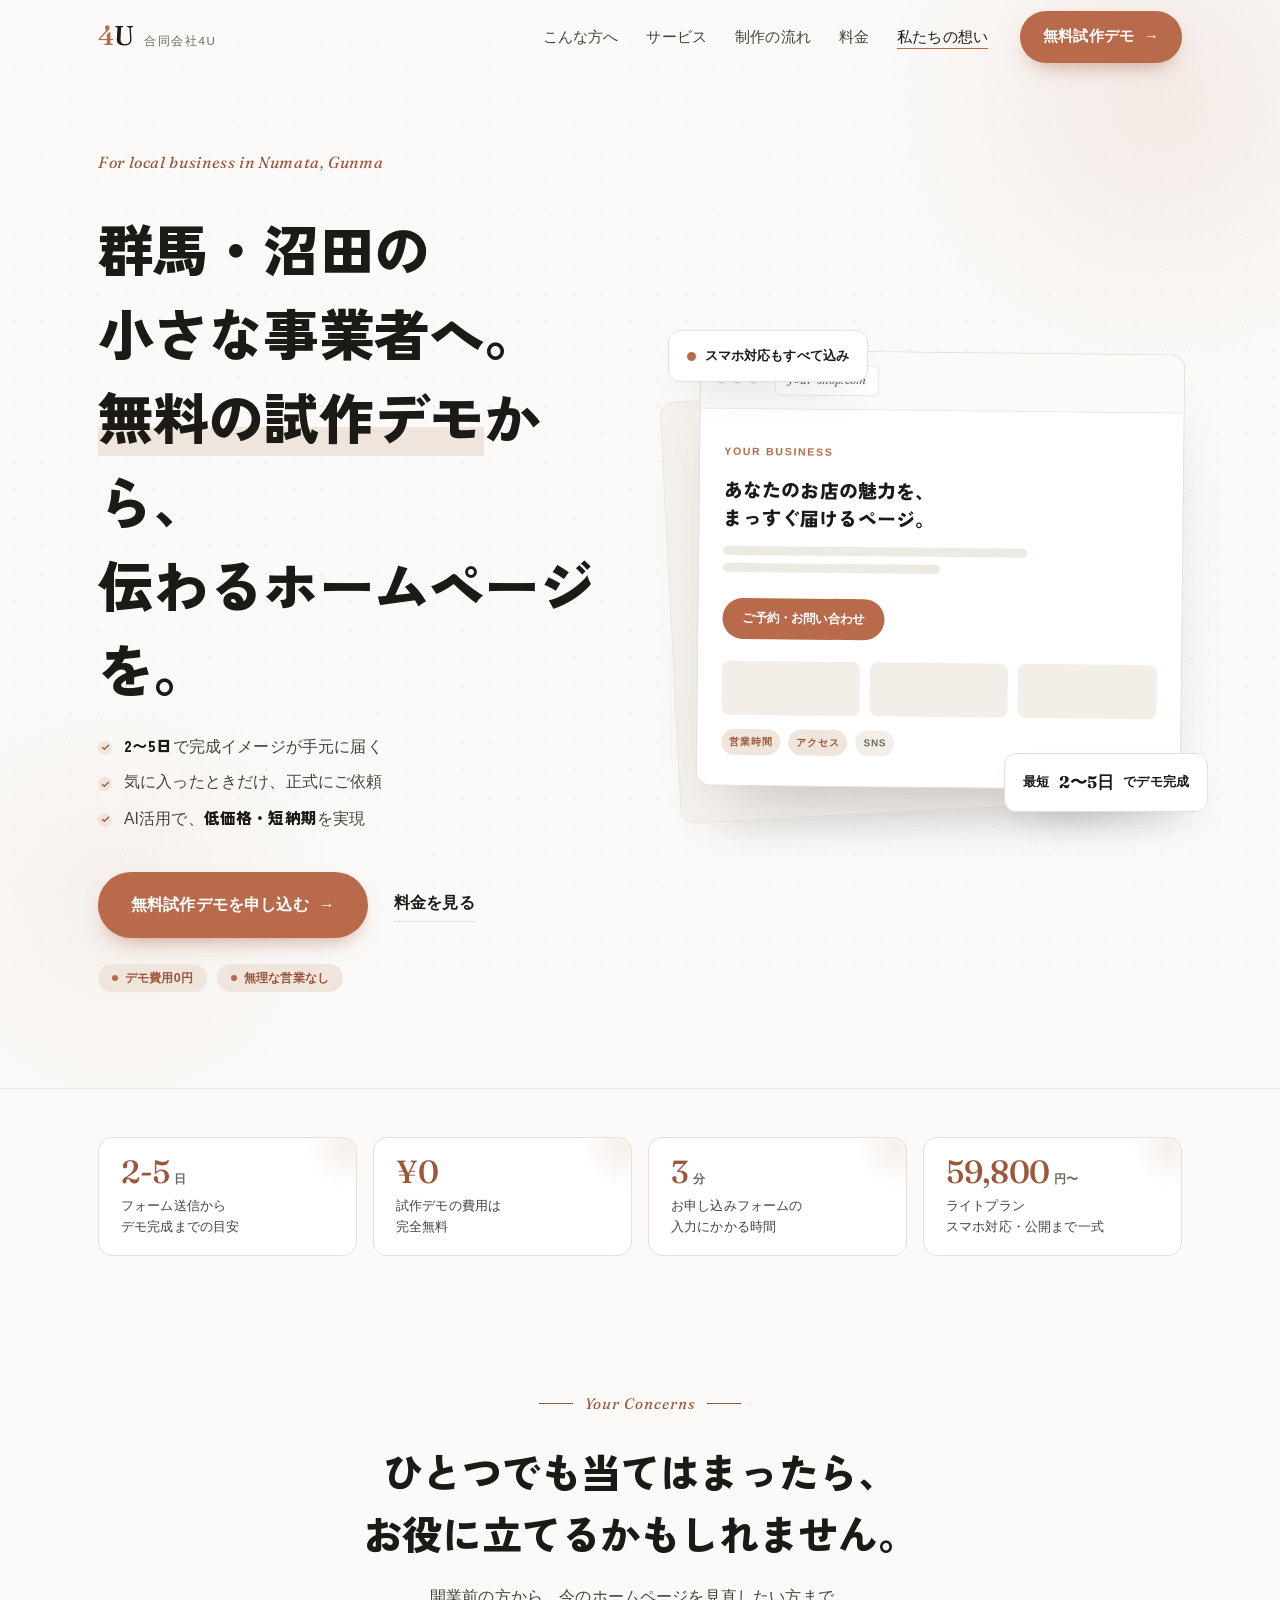
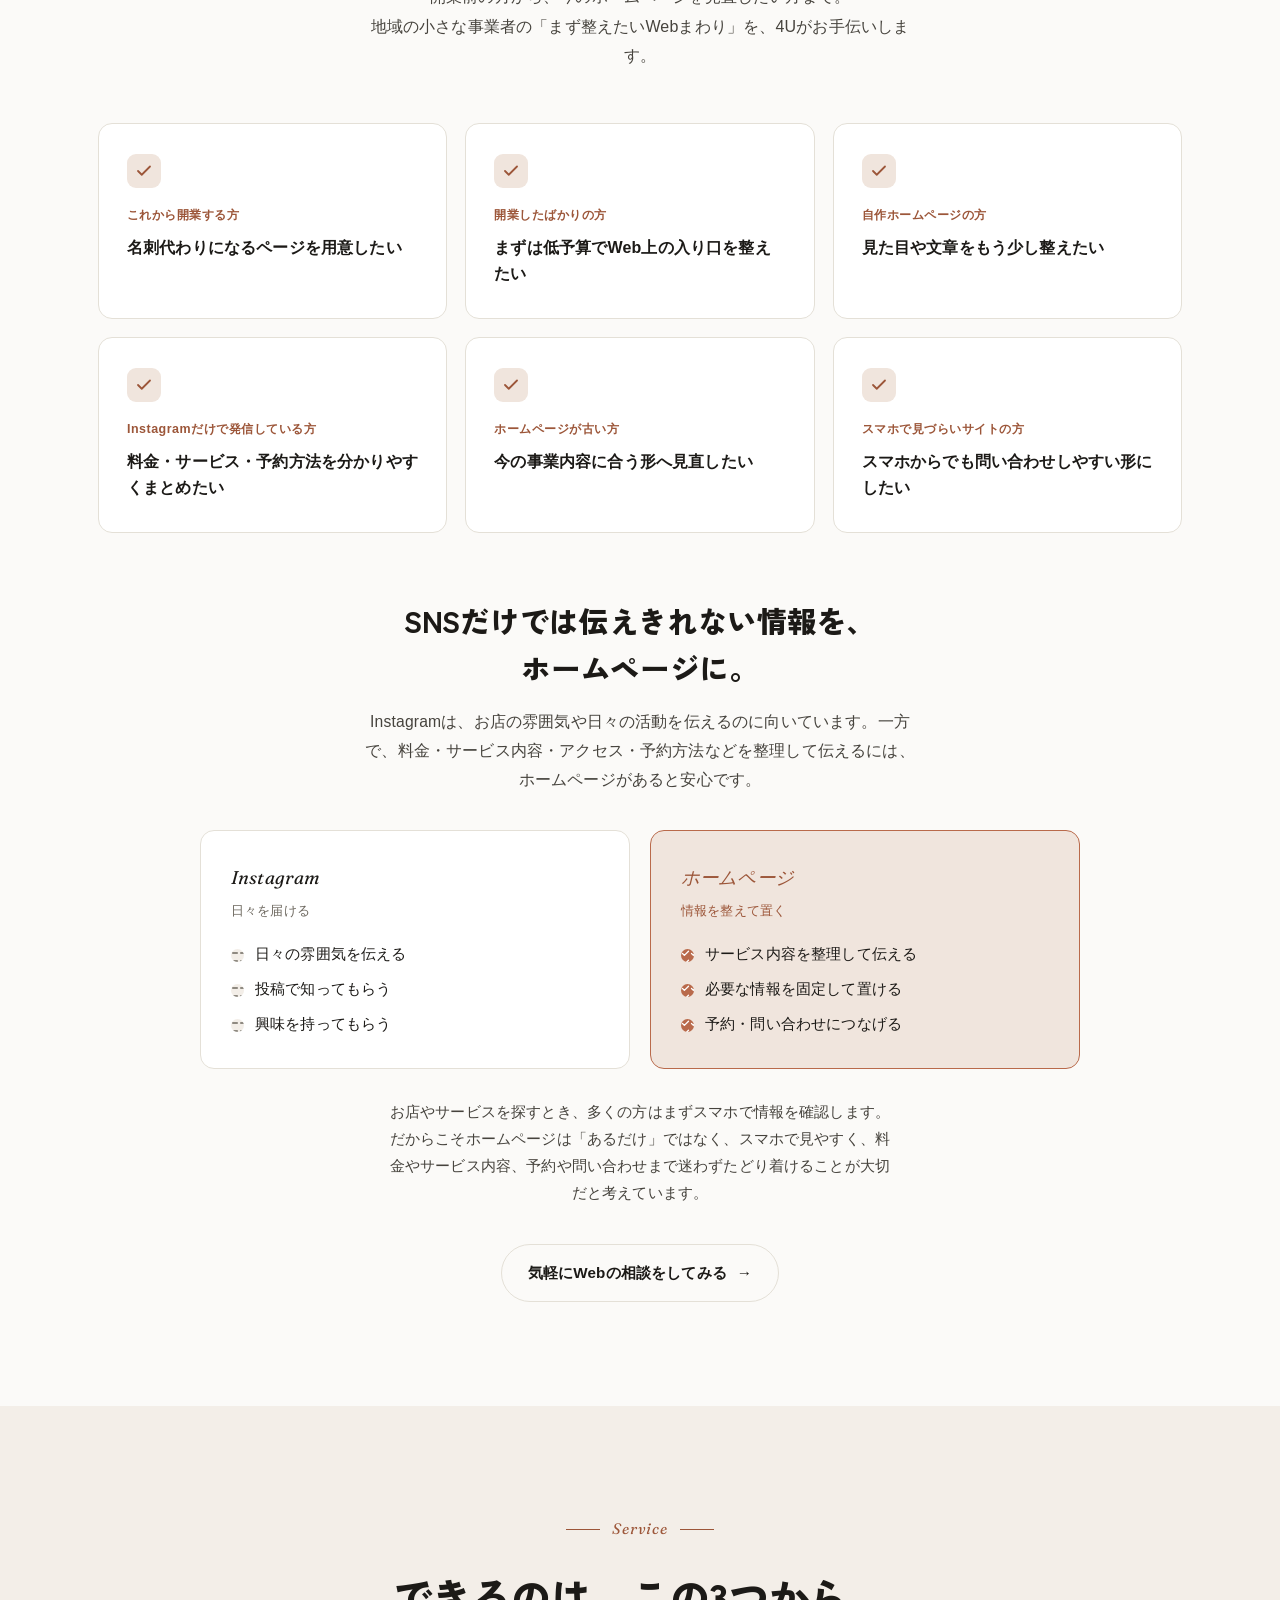
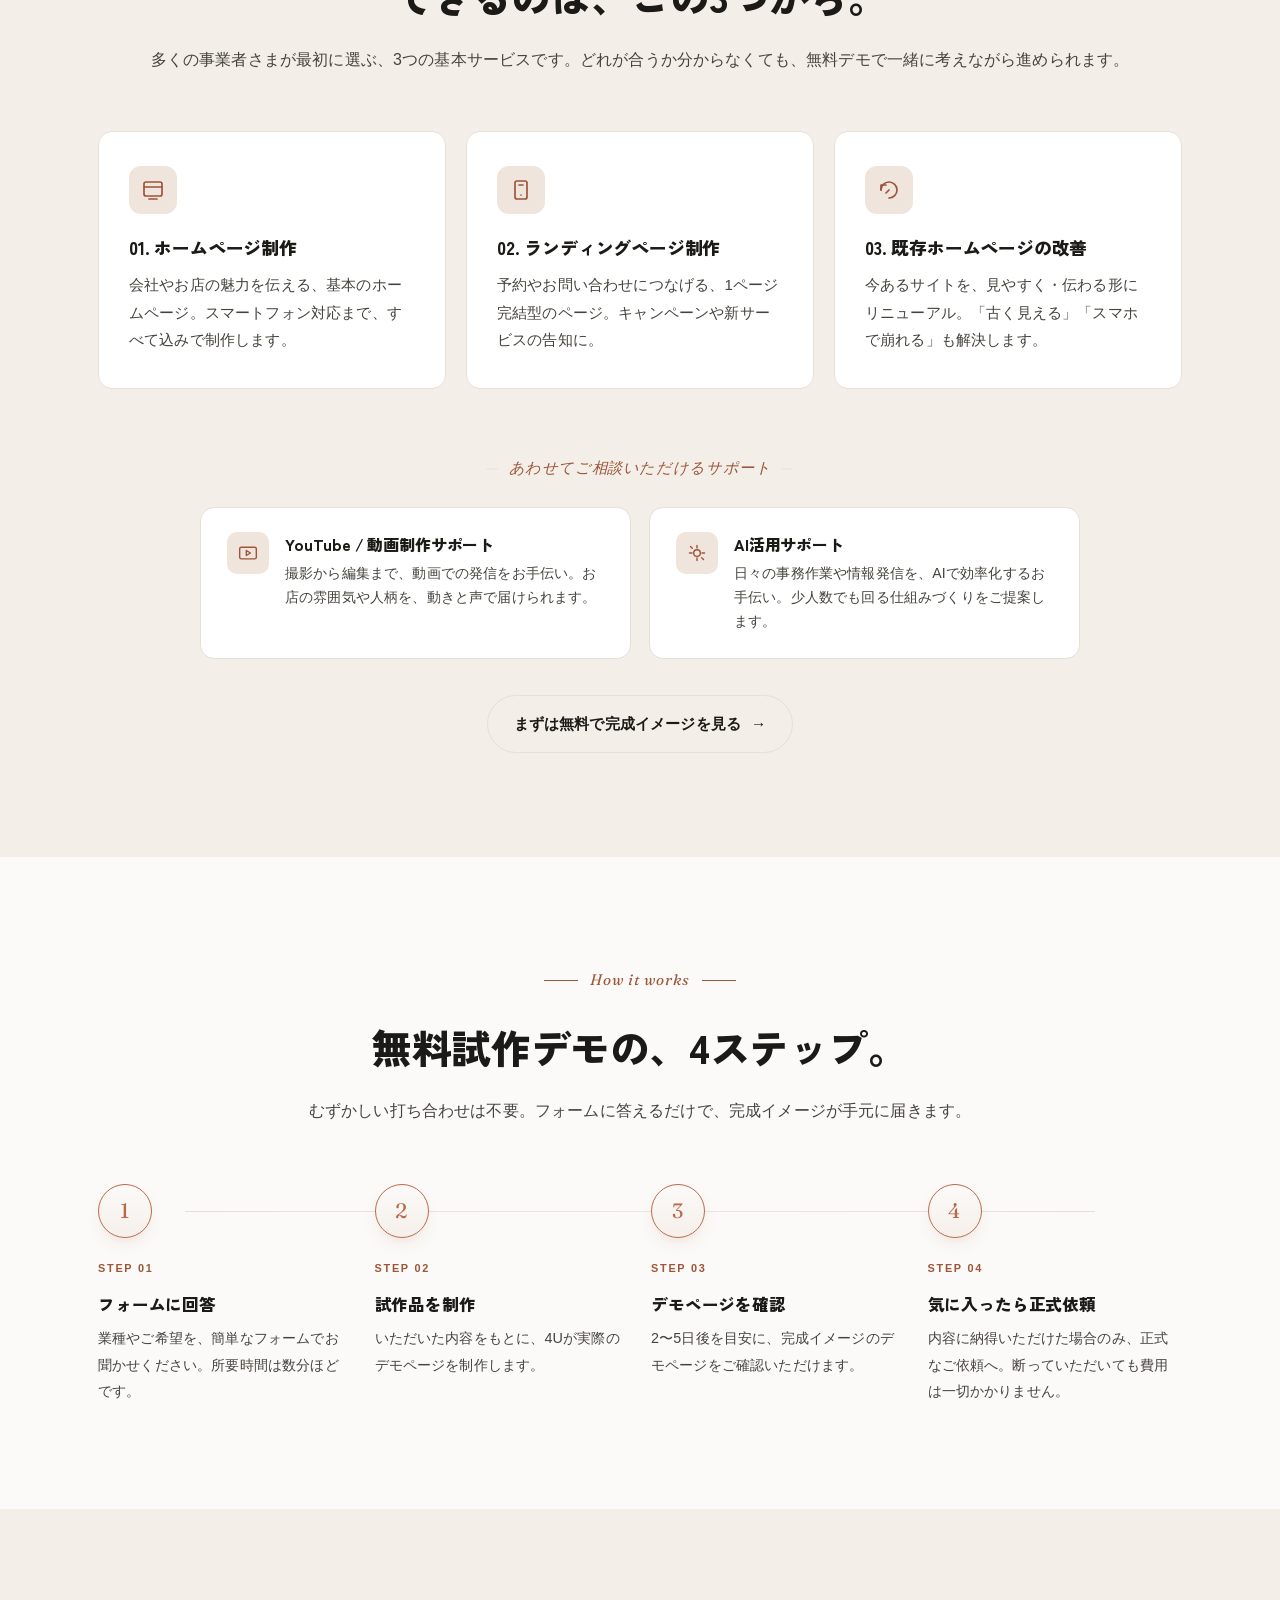
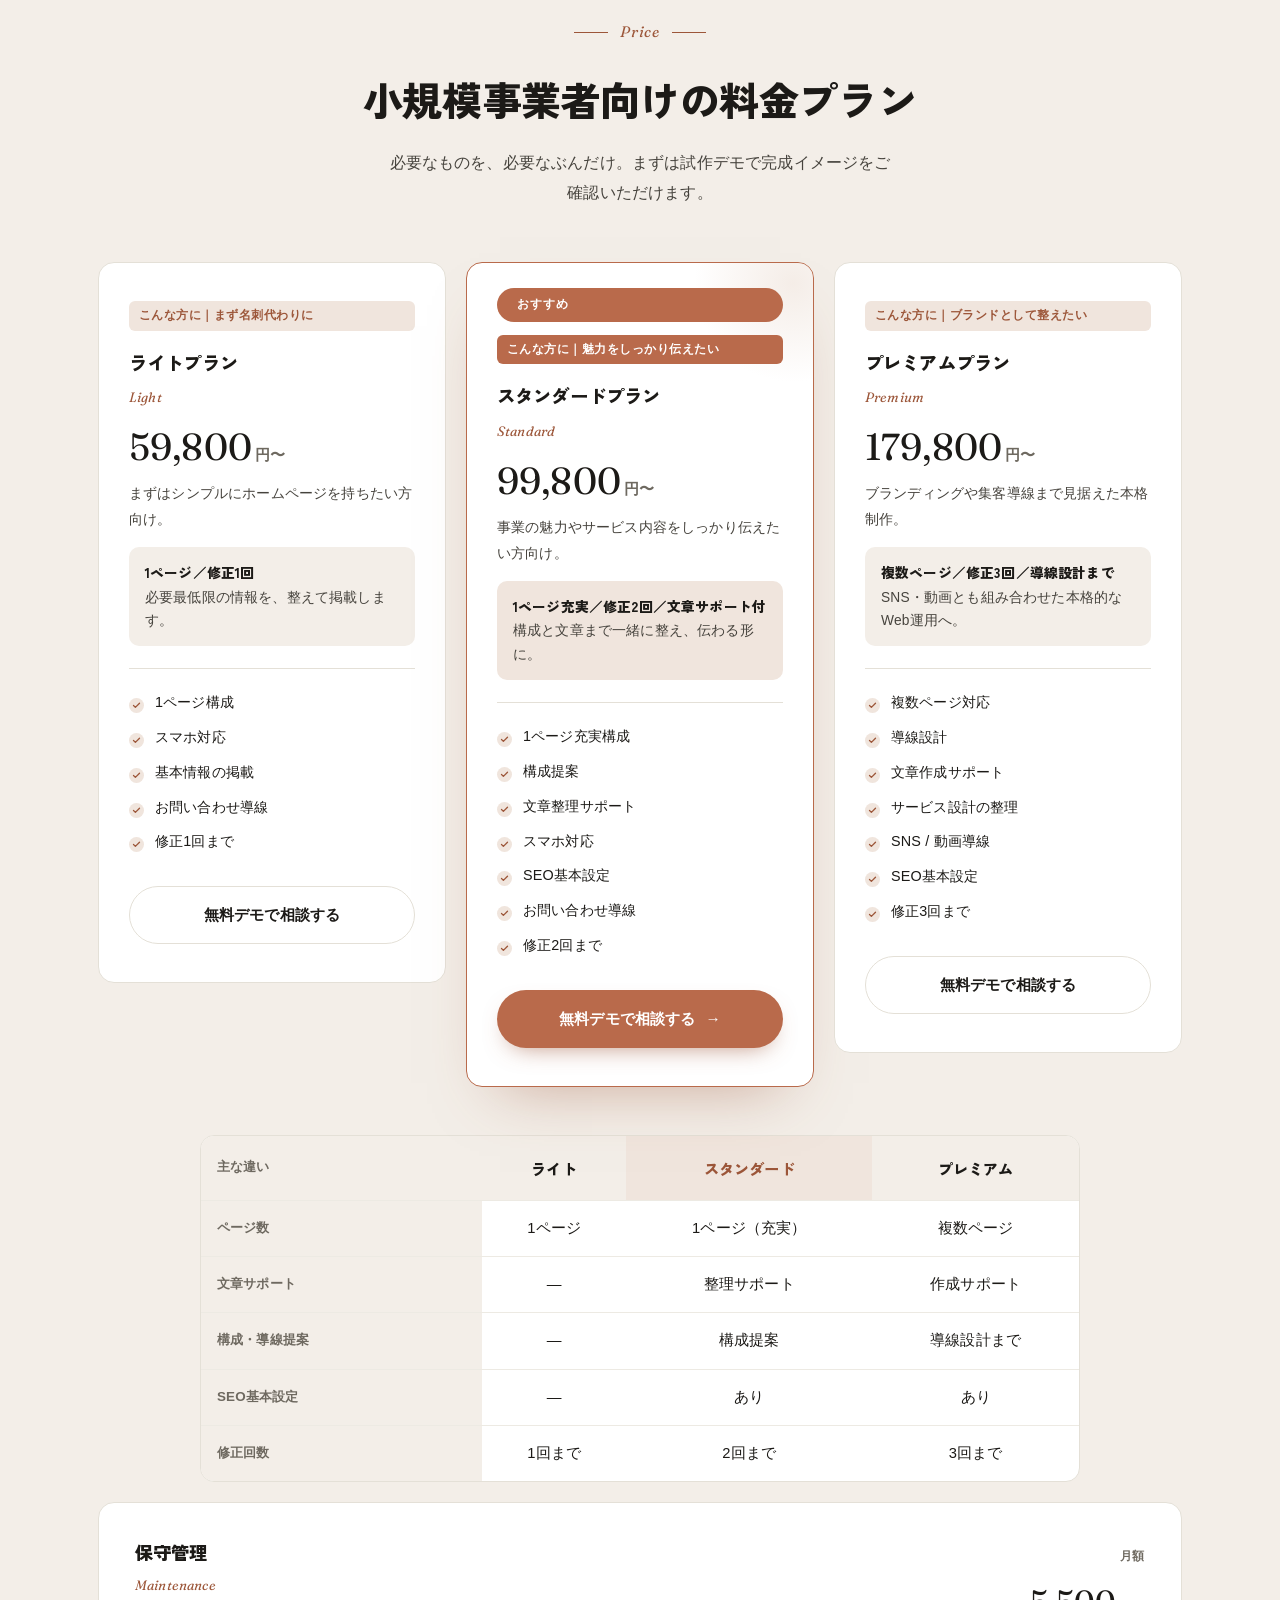
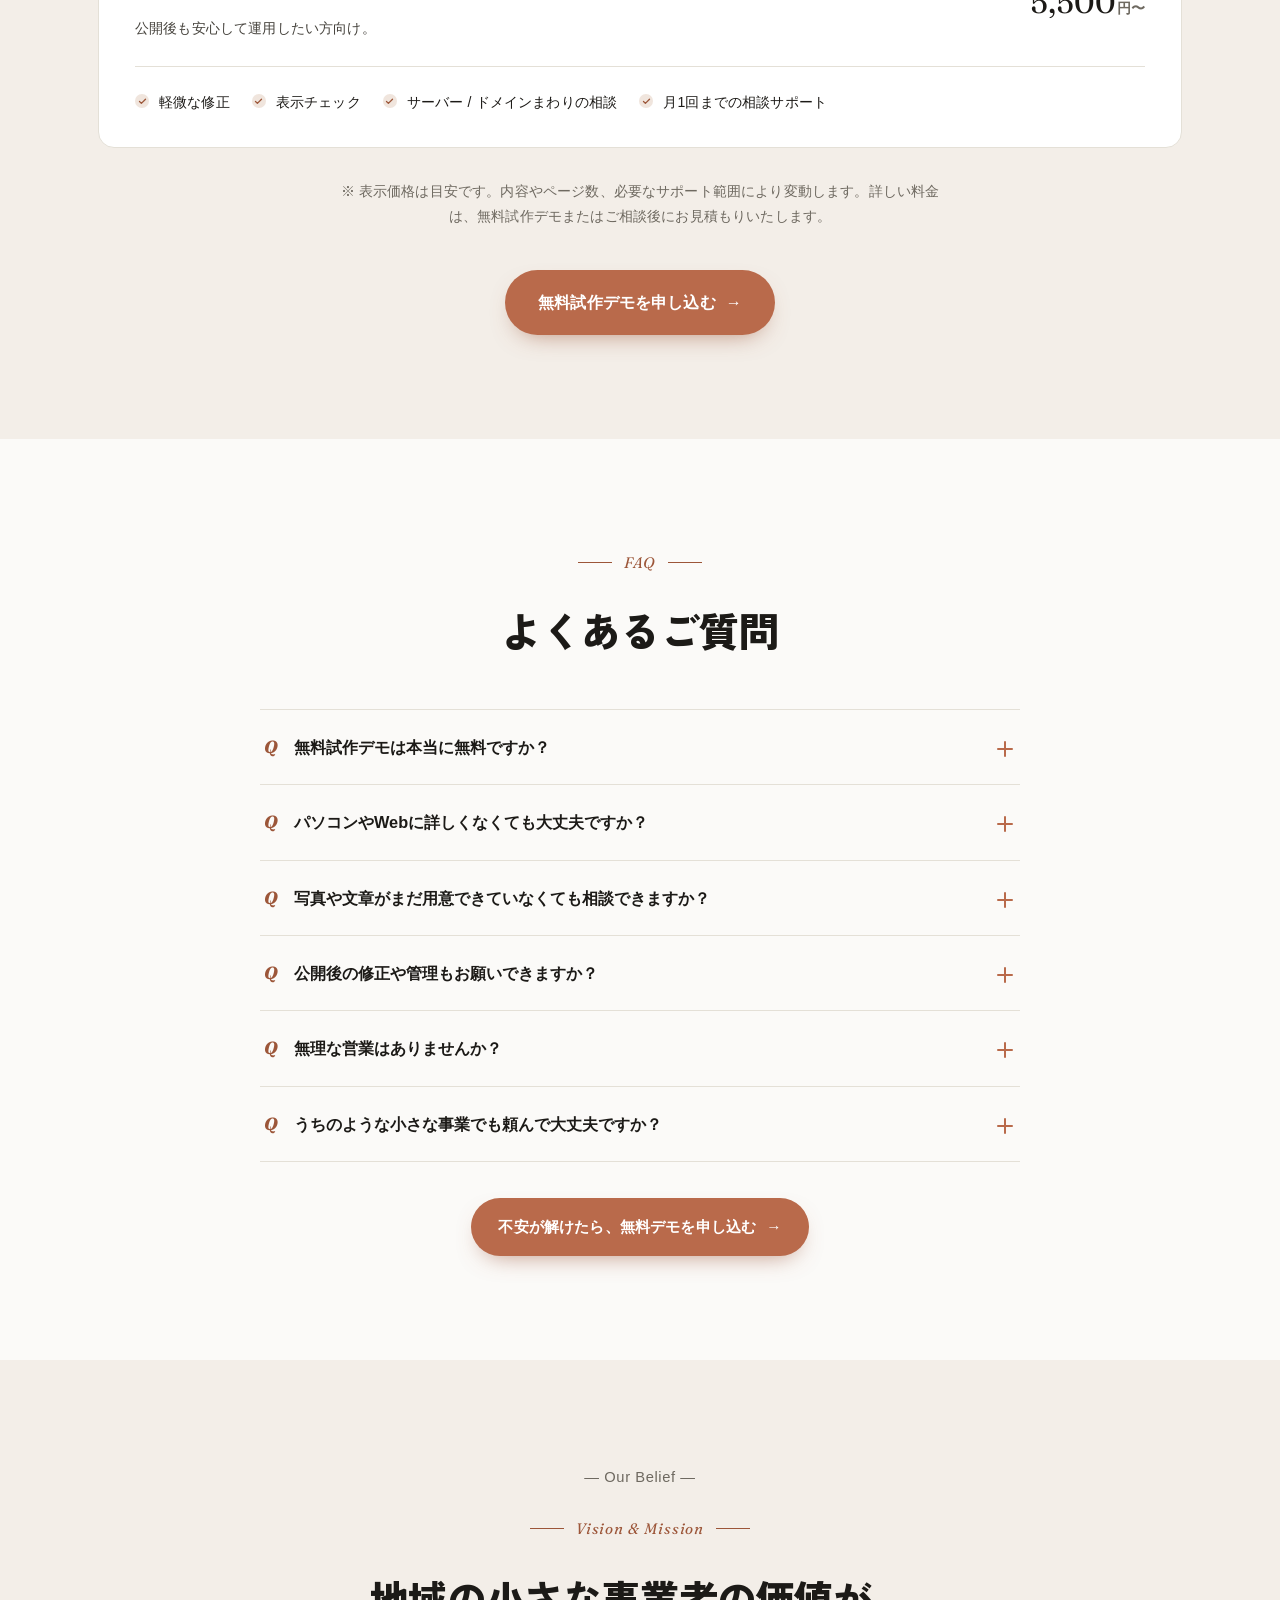
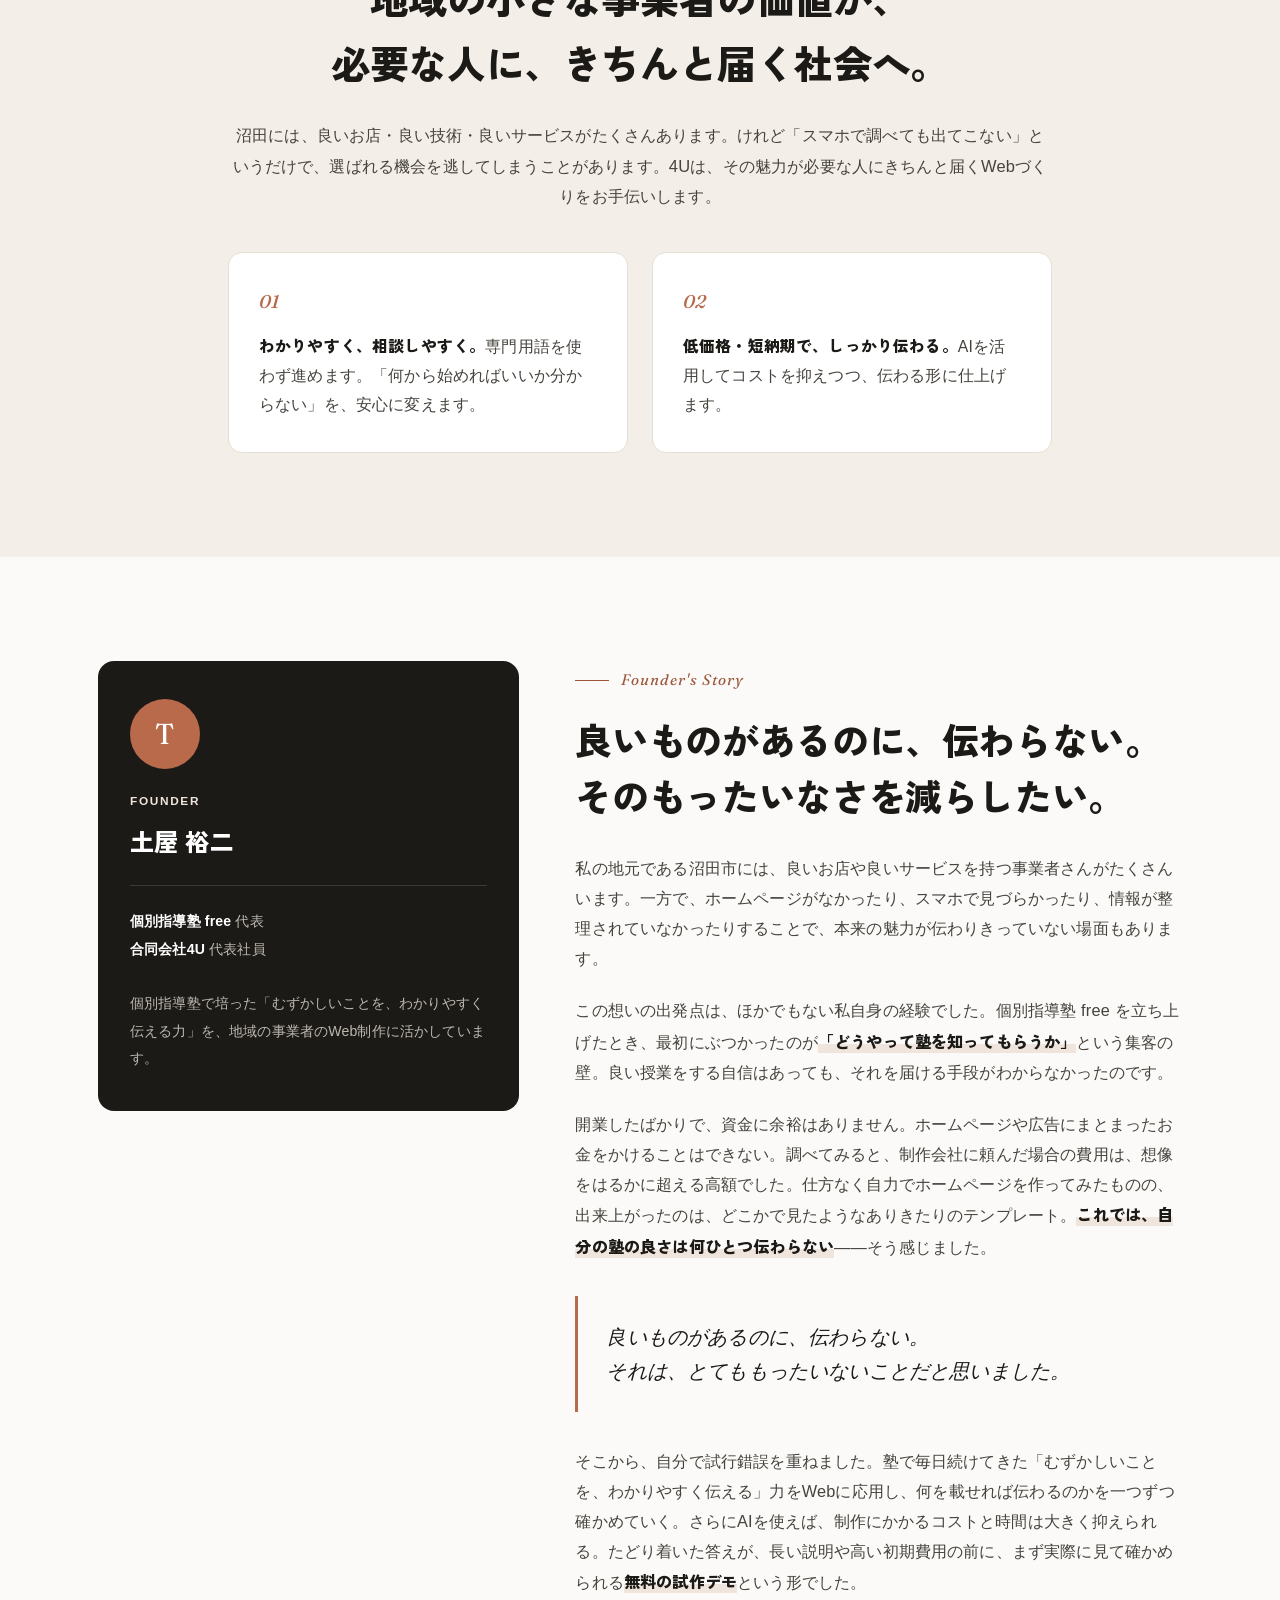
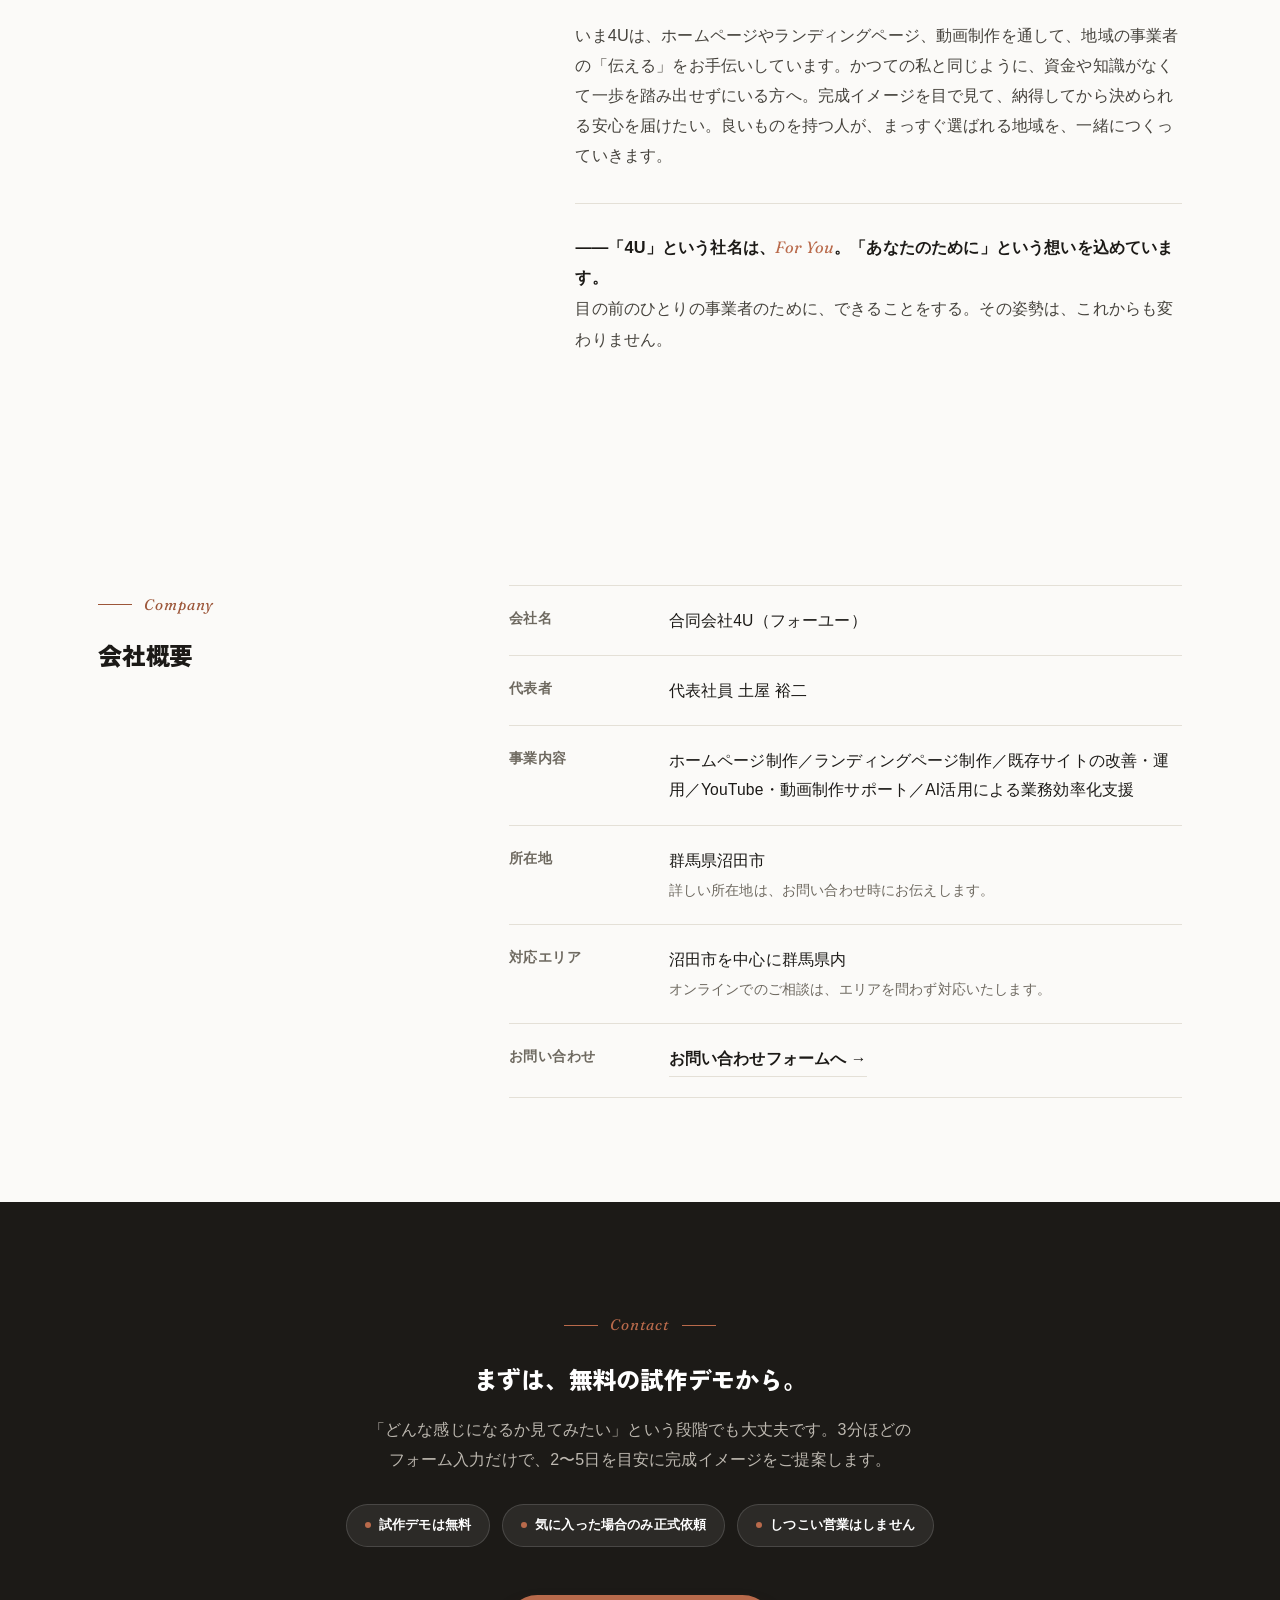
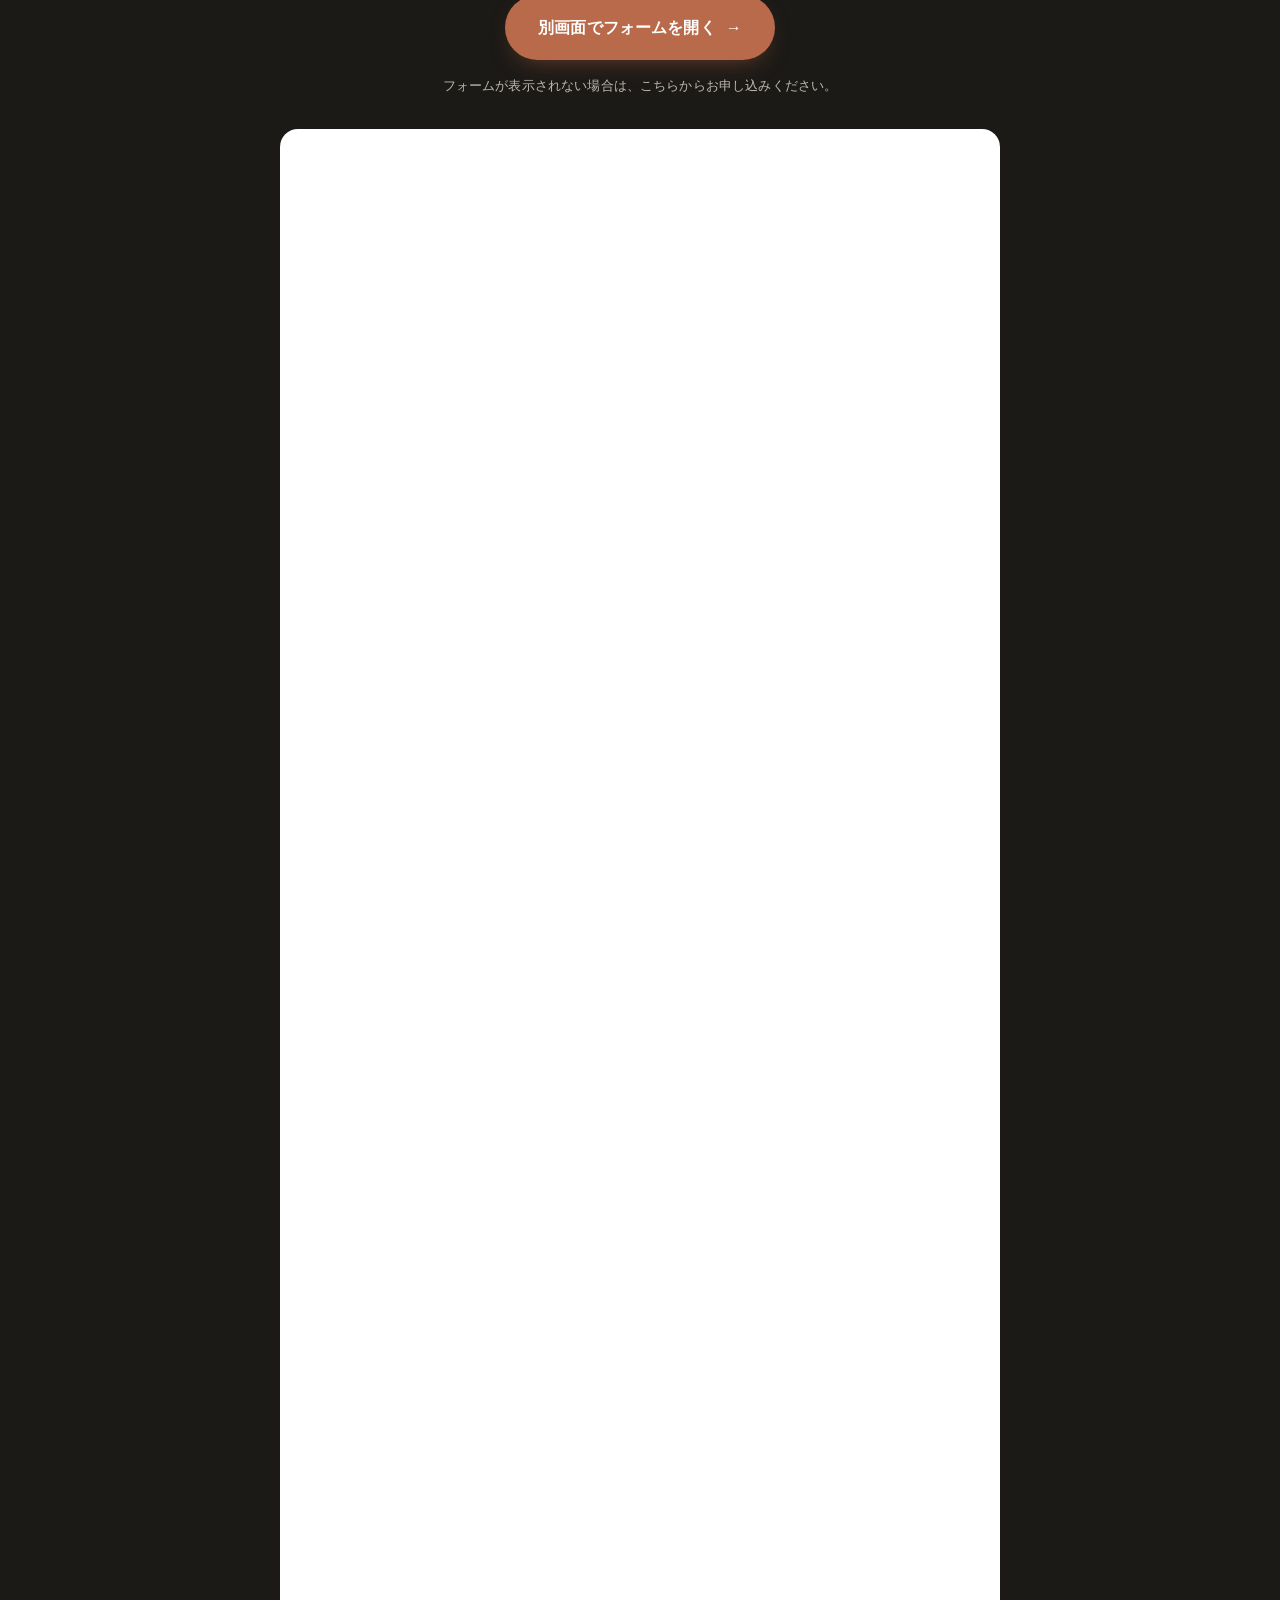
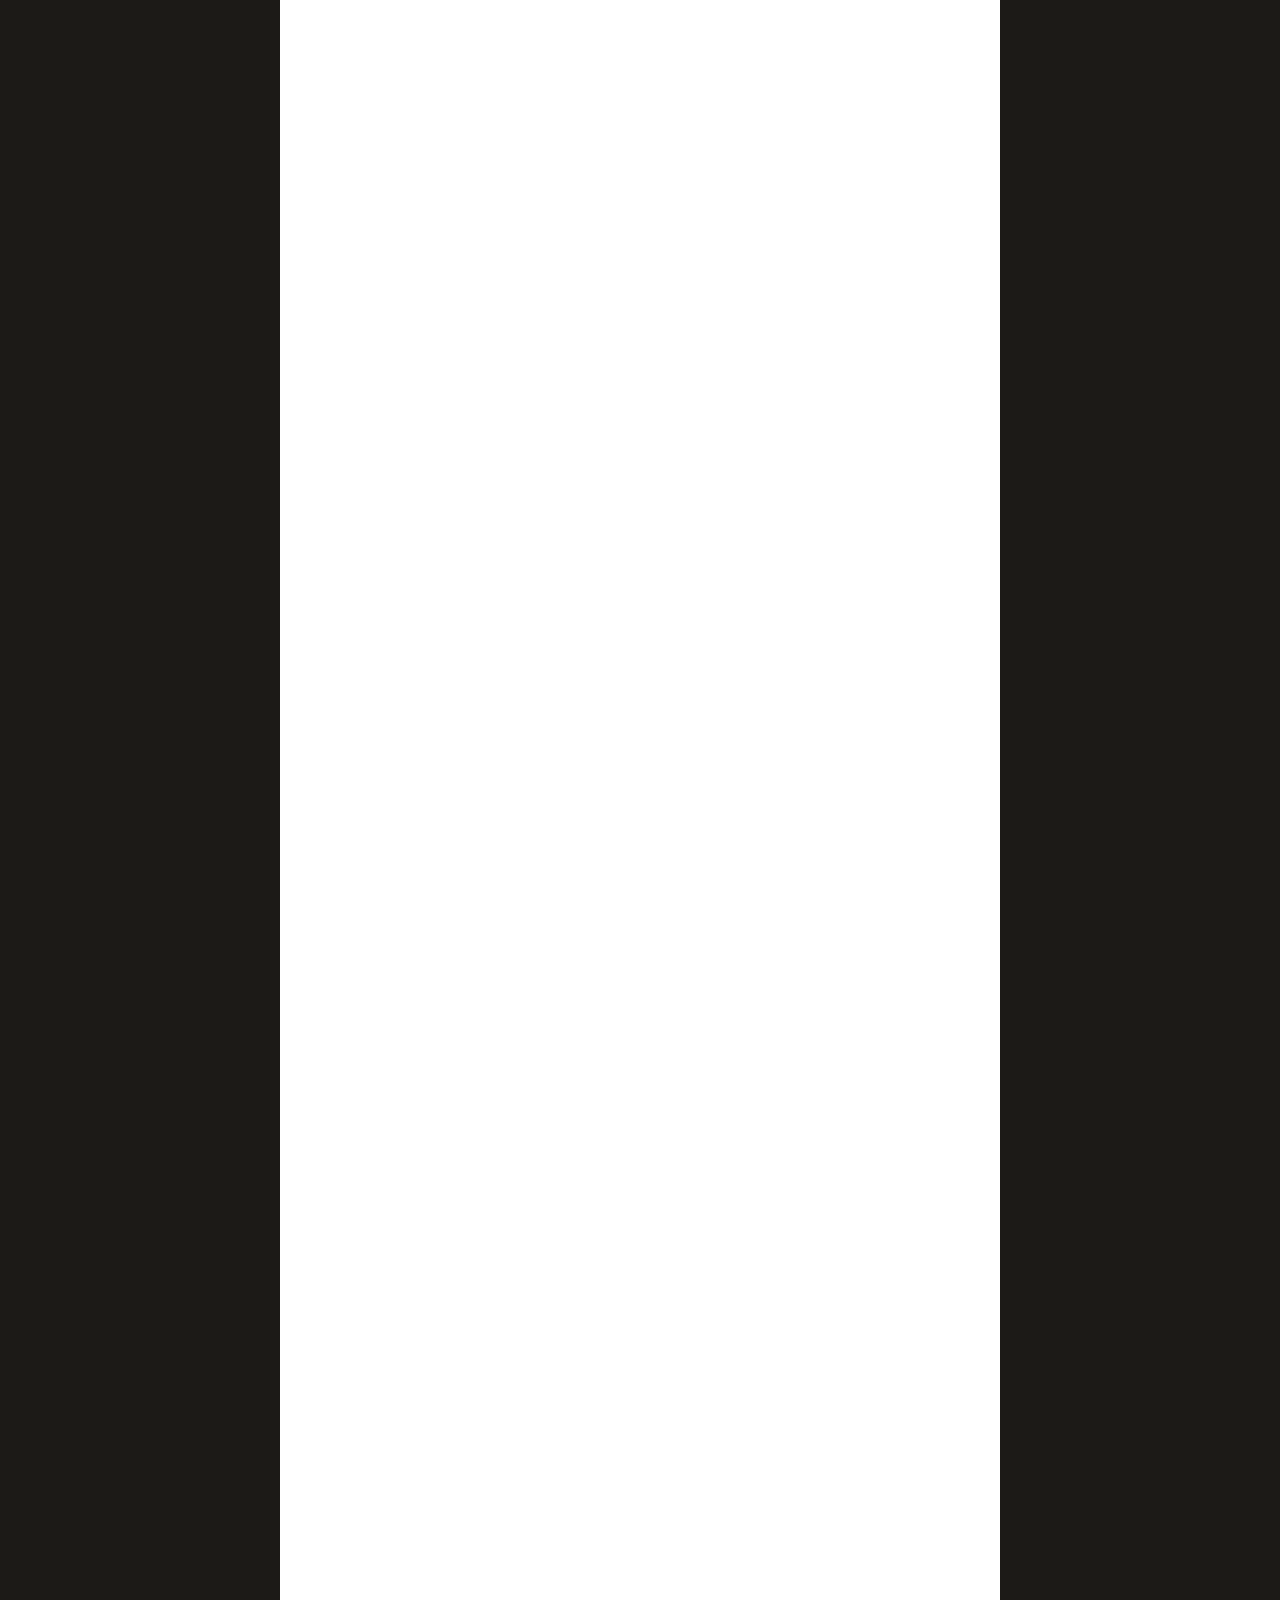
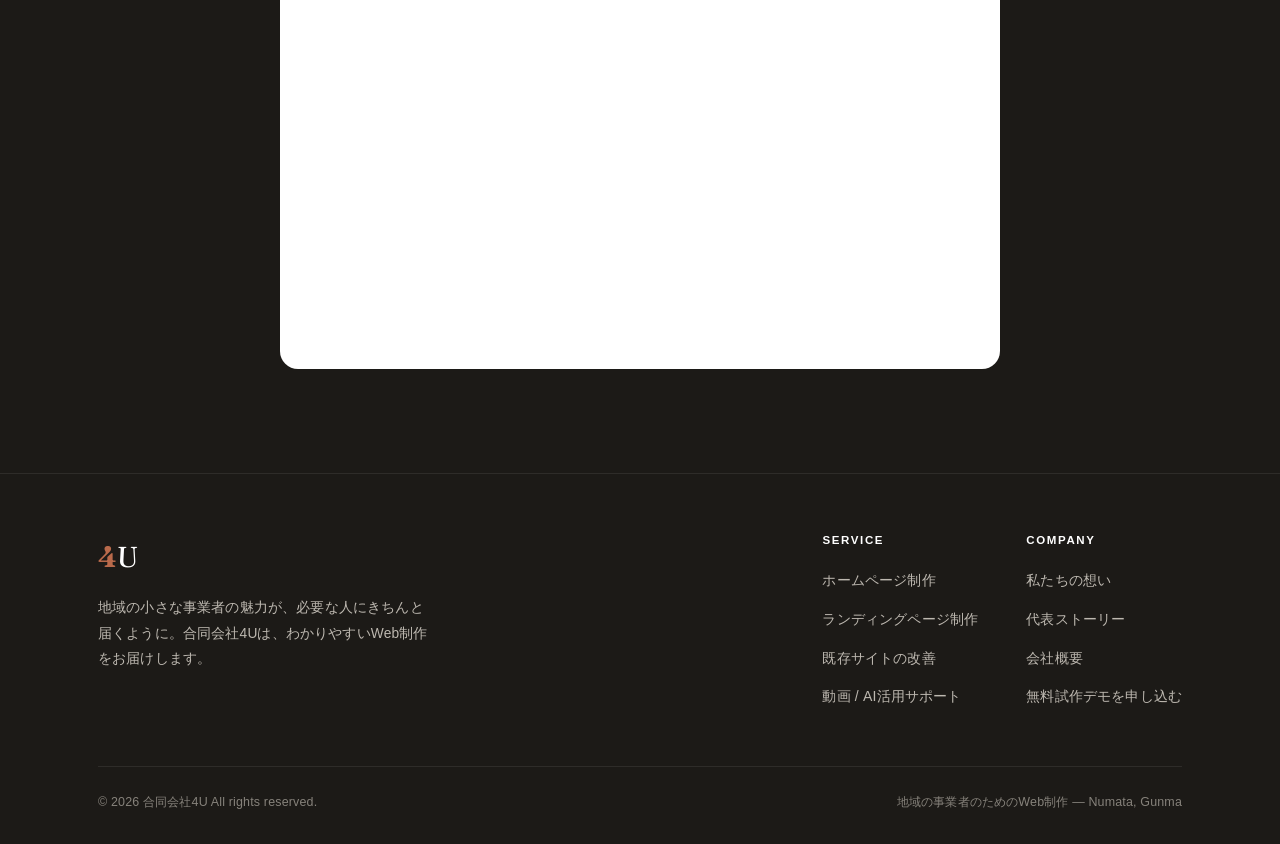
<file: index-classic.html>
<!DOCTYPE html>
<html lang="ja">
<head>
<meta charset="UTF-8" />
<meta name="viewport" content="width=device-width, initial-scale=1.0" />
<title>合同会社4U｜地域の事業者のためのホームページ制作</title>
<meta name="description" content="群馬・沼田の小さな事業者向け、無料の試作デモから始められるホームページ制作。AI活用で低価格・短納期。2〜5日で完成イメージをお届けします。HP制作・LP制作・既存サイトの改善まで。" />
<meta property="og:title" content="合同会社4U｜無料の試作デモから始める、地域の事業者のためのHP制作" />
<meta property="og:description" content="まずは見てから決められる。無料の試作デモを2〜5日でお届けします。気に入った場合のみ正式依頼。" />
<meta property="og:type" content="website" />
<meta name="color-scheme" content="light dark" />
<meta name="theme-color" content="#FBFAF8" media="(prefers-color-scheme: light)" />
<meta name="theme-color" content="#0C0C0D" media="(prefers-color-scheme: dark)" />

<link rel="preconnect" href="https://fonts.googleapis.com" />
<link rel="preconnect" href="https://fonts.gstatic.com" crossorigin />
<link href="https://fonts.googleapis.com/css2?family=Zen+Kaku+Gothic+New:wght@400;500;700;900&family=Fraunces:ital,opsz,wght@0,9..144,400;1,9..144,400;1,9..144,500&display=swap" rel="stylesheet" />

<style>
  /* ============================================================
     合同会社4U — Company Site
     Design: refined minimalism / warm off-white / clay accent
     ============================================================ */

  :root{
    color-scheme: light dark;
    --bg:        #FBFAF8;
    --bg-panel:  #F3EEE8;
    --bg-deep:   #1C1A17;
    --surface:   #FFFFFF;
    --ink:       #1C1A17;
    --ink-soft:  #46433D;
    --muted:     #6E6960;
    --line:      #E4E0D7;
    --line-soft: #EDEAE3;
    --accent:    #B96A4B;
    --accent-deep:#9C5639;
    --accent-tint:#F0E5DD;
    --white:     #FFFFFF;

    --serif: "Fraunces", Georgia, serif;
    --sans:  "Zen Kaku Gothic New", "Hiragino Sans", "Yu Gothic", sans-serif;

    --maxw: 1140px;
    --ease: cubic-bezier(.22,.61,.36,1);
  }

  *{ box-sizing:border-box; margin:0; padding:0; }
  html{
    scroll-behavior:smooth;
    -webkit-text-size-adjust:100%;
    color-scheme:light dark;
    background:var(--bg);
  }

  body{
    font-family:var(--sans);
    background:var(--bg);
    color:var(--ink);
    line-height:1.85;
    font-weight:400;
    letter-spacing:.01em;
    -webkit-font-smoothing:antialiased;
    overflow-x:hidden;
  }

  a{ color:inherit; text-decoration:none; }
  img{ max-width:100%; display:block; }
  ::selection{ background:var(--accent-tint); }

  .wrap{ width:100%; max-width:var(--maxw); margin:0 auto; padding:0 28px; }

  section{ scroll-margin-top:84px; }

  /* ---------- shared section heading ---------- */
  .eyebrow{
    font-family:var(--serif);
    font-style:italic;
    font-size:.95rem;
    letter-spacing:.06em;
    color:var(--accent-deep);
    display:inline-flex;
    align-items:center;
    gap:12px;
    margin-bottom:22px;
  }
  .eyebrow::before{
    content:"";
    width:34px; height:1px;
    background:var(--accent-deep);
    display:inline-block;
  }
  .eyebrow.center{ justify-content:center; }
  .eyebrow.center::after{
    content:"";
    width:34px; height:1px;
    background:var(--accent-deep);
    display:inline-block;
  }

  h1,h2,h3{ font-weight:900; letter-spacing:-.01em; line-height:1.5; }

  .section-title{
    font-size:clamp(1.6rem, 1rem + 2.4vw, 2.5rem);
    line-height:1.55;
  }

  /* ---------- buttons ---------- */
  .btn{
    display:inline-flex;
    align-items:center;
    gap:10px;
    font-family:var(--sans);
    font-weight:700;
    font-size:1rem;
    padding:17px 32px;
    border-radius:999px;
    transition:transform .25s var(--ease), background .25s var(--ease), box-shadow .25s var(--ease), color .25s var(--ease);
    cursor:pointer;
    border:1px solid transparent;
    white-space:nowrap;
  }
  .btn .arrow{ transition:transform .25s var(--ease); }
  .btn:hover .arrow{ transform:translateX(4px); }

  .btn-primary{
    background:var(--accent);
    color:#fff;
    box-shadow:0 10px 24px -12px rgba(156,86,57,.7);
  }
  .btn-primary:hover{ background:var(--accent-deep); transform:translateY(-2px); }

  .btn-ghost{
    background:transparent;
    color:var(--ink);
    border-color:var(--line);
  }
  .btn-ghost:hover{ border-color:var(--ink); transform:translateY(-2px); }

  .link-arrow{
    display:inline-flex; align-items:center; gap:8px;
    font-weight:700; color:var(--ink);
    border-bottom:1px solid var(--line);
    padding-bottom:3px;
    transition:color .2s var(--ease), border-color .2s var(--ease);
  }
  .link-arrow:hover{ color:var(--accent); border-color:var(--accent); }

  /* ============================================================
     HEADER
     ============================================================ */
  .site-header{
    position:fixed; top:0; left:0; right:0;
    z-index:100;
    transition:background .3s var(--ease), border-color .3s var(--ease), padding .3s var(--ease);
    border-bottom:1px solid transparent;
  }
  .site-header.scrolled{
    background:rgba(251,250,248,.88);
    backdrop-filter:blur(12px);
    -webkit-backdrop-filter:blur(12px);
    border-bottom-color:var(--line);
  }
  .header-inner{
    display:flex; align-items:center; justify-content:space-between;
    height:74px;
  }
  .brand{ display:flex; align-items:baseline; gap:10px; }
  .brand .mark{
    font-family:var(--serif);
    font-weight:500;
    font-size:1.7rem;
    letter-spacing:-.02em;
    line-height:1;
  }
  .brand .mark b{ color:var(--accent); font-weight:500; }
  .brand .sub{
    font-size:.72rem;
    letter-spacing:.14em;
    color:var(--muted);
    font-weight:500;
  }

  .nav{ display:flex; align-items:center; gap:32px; }
  .nav-links{ display:flex; gap:28px; list-style:none; }
  .nav-links a{
    font-size:.92rem; font-weight:500; color:var(--ink-soft);
    position:relative; padding:4px 0;
    transition:color .2s var(--ease);
  }
  .nav-links a::after{
    content:""; position:absolute; left:0; bottom:0;
    width:0; height:1px; background:var(--accent);
    transition:width .25s var(--ease);
  }
  .nav-links a:hover{ color:var(--ink); }
  .nav-links a:hover::after{ width:100%; }

  .nav .btn{ padding:11px 22px; font-size:.92rem; }

  .menu-toggle{
    display:none;
    width:42px; height:42px;
    background:none; border:1px solid var(--line);
    border-radius:50%;
    cursor:pointer; position:relative;
  }
  .menu-toggle span{
    position:absolute; left:11px; width:20px; height:1.6px;
    background:var(--ink);
    transition:transform .3s var(--ease), opacity .2s var(--ease);
  }
  .menu-toggle span:nth-child(1){ top:16px; }
  .menu-toggle span:nth-child(2){ top:22px; }
  .menu-toggle span:nth-child(3){ top:28px; }
  body.menu-open .menu-toggle span:nth-child(1){ transform:translateY(6px) rotate(45deg); }
  body.menu-open .menu-toggle span:nth-child(2){ opacity:0; }
  body.menu-open .menu-toggle span:nth-child(3){ transform:translateY(-6px) rotate(-45deg); }

  /* ============================================================
     HERO
     ============================================================ */
  .hero{
    padding:148px 0 96px;
    position:relative;
    overflow:hidden;
  }
  .hero::before{
    content:"";
    position:absolute; top:-180px; right:-160px;
    width:560px; height:560px;
    background:radial-gradient(circle, rgba(185,106,75,.10), transparent 70%);
    border-radius:50%;
    pointer-events:none;
  }
  .hero-grid{
    display:grid;
    grid-template-columns:1.05fr .95fr;
    gap:64px;
    align-items:center;
  }
  .hero-eyebrow{
    font-family:var(--serif);
    font-style:italic;
    color:var(--accent-deep);
    font-size:1rem;
    letter-spacing:.04em;
    margin-bottom:28px;
  }
  .hero h1{
    font-size:clamp(2rem, 1.1rem + 3.6vw, 3.5rem);
    line-height:1.5;
    letter-spacing:-.015em;
  }
  .hero h1 .em{
    background:linear-gradient(transparent 64%, var(--accent-tint) 64%);
  }
  .hero p.lead{
    margin-top:30px;
    font-size:1.04rem;
    color:var(--ink-soft);
    max-width:30em;
  }
  .hero-cta{
    margin-top:40px;
    display:flex; align-items:center; gap:14px 26px;
    flex-wrap:wrap;
  }
  .hero-note{
    margin-top:22px;
    font-size:.85rem;
    color:var(--muted);
    display:flex; align-items:center; gap:8px;
  }
  .hero-note::before{
    content:""; width:6px; height:6px; border-radius:50%;
    background:var(--accent); display:inline-block;
  }

  /* hero visual : abstract browser mock of a small-business site */
  .hero-visual{ position:relative; }
  .mock{
    background:var(--surface);
    border:1px solid var(--line);
    border-radius:14px;
    box-shadow:0 40px 70px -36px rgba(28,26,23,.28);
    overflow:hidden;
  }
  .mock-bar{
    display:flex; align-items:center; gap:7px;
    padding:13px 16px;
    border-bottom:1px solid var(--line-soft);
    background:var(--bg);
  }
  .mock-bar i{ width:9px; height:9px; border-radius:50%; background:var(--line); display:block; }
  .mock-bar .addr{
    margin-left:10px;
    font-size:.72rem; color:var(--muted);
    background:var(--surface); border:1px solid var(--line-soft);
    border-radius:6px; padding:4px 12px;
    font-family:var(--serif); font-style:italic;
  }
  .mock-body{ padding:26px 24px 30px; }
  .mock-tag{
    font-size:.66rem; letter-spacing:.16em; color:var(--accent);
    font-weight:700;
  }
  .mock-h{
    font-weight:900; font-size:1.18rem; line-height:1.5;
    margin:10px 0 14px;
  }
  .mock-line{ height:9px; border-radius:5px; background:var(--line-soft); margin:8px 0; }
  .mock-line.w70{ width:70%; }
  .mock-line.w50{ width:50%; }
  .mock-btn{
    margin-top:18px;
    display:inline-block;
    font-size:.78rem; font-weight:700; color:#fff;
    background:var(--accent);
    padding:9px 20px; border-radius:999px;
  }
  .mock-grid{
    margin-top:22px;
    display:grid; grid-template-columns:1fr 1fr 1fr; gap:10px;
  }
  .mock-grid div{
    height:54px; border-radius:8px;
    background:var(--bg-panel);
  }
  .float-chip{
    position:absolute;
    z-index:3;
    background:var(--surface);
    border:1px solid var(--line);
    border-radius:12px;
    padding:13px 18px;
    box-shadow:0 18px 40px -22px rgba(28,26,23,.4);
    font-size:.82rem; font-weight:700;
    display:flex; align-items:center; gap:9px;
  }
  .float-chip .dot{ width:9px;height:9px;border-radius:50%;background:var(--accent); }
  .float-chip.one{ top:-22px; left:-30px; }
  .float-chip.two{ bottom:-24px; right:-26px; }
  .float-chip .big{ font-family:var(--serif); font-size:1.05rem; }

  /* ============================================================
     STATEMENT (Vision / Mission)
     ============================================================ */
  .statement{ padding:104px 0; }
  .statement.panel{ background:var(--bg-panel); }
  .statement-inner{ max-width:880px; margin:0 auto; text-align:center; }
  .statement h2{
    font-size:clamp(1.5rem, 1rem + 2.4vw, 2.45rem);
    line-height:1.65;
  }
  .statement .body{
    margin-top:26px;
    color:var(--ink-soft);
    font-size:1.03rem;
  }
  .mission-pair{
    margin-top:40px;
    display:grid; grid-template-columns:1fr 1fr; gap:24px;
    text-align:left;
  }
  .mission-card{
    background:var(--surface);
    border:1px solid var(--line);
    border-radius:14px;
    padding:32px 30px;
  }
  .mission-card .num{
    font-family:var(--serif); font-style:italic;
    color:var(--accent); font-size:1.15rem;
    margin-bottom:12px;
  }
  .mission-card p{ font-size:.99rem; color:var(--ink-soft); font-weight:500; }
  .mission-card p b{ font-weight:900; color:var(--ink); }

  /* ============================================================
     FOUNDER STORY
     ============================================================ */
  .founder{ padding:104px 0; }
  .founder-grid{
    display:grid;
    grid-template-columns:.82fr 1.18fr;
    gap:56px;
    align-items:start;
  }
  .founder-aside{
    position:sticky; top:104px;
  }
  .profile-card{
    background:var(--bg-deep);
    color:#fff;
    border-radius:16px;
    padding:38px 32px;
  }
  .avatar{
    width:70px; height:70px; border-radius:50%;
    background:var(--accent);
    display:flex; align-items:center; justify-content:center;
    font-family:var(--serif); font-size:1.8rem; color:#fff;
    margin-bottom:22px;
  }
  .profile-card .role{
    font-size:.74rem; letter-spacing:.14em;
    color:var(--accent-tint); font-weight:700;
  }
  .profile-card .name{
    font-size:1.5rem; font-weight:900; margin:6px 0 4px;
  }
  .profile-card .name span{ font-size:.95rem; color:#cfc9c0; font-weight:500; margin-left:8px; }
  .profile-card hr{
    border:0; border-top:1px solid rgba(255,255,255,.14);
    margin:22px 0;
  }
  .profile-card .meta{ font-size:.88rem; color:#bdb8b0; line-height:1.95; }
  .profile-card .meta b{ color:#fff; font-weight:700; }

  .founder-body .eyebrow{ margin-bottom:18px; }
  .founder-body h2{
    font-size:clamp(1.5rem, 1rem + 2.2vw, 2.3rem);
    margin-bottom:30px;
  }
  .founder-body p{
    color:var(--ink-soft);
    margin-bottom:22px;
    font-size:1.02rem;
  }
  .founder-body p .hl{
    font-weight:900; color:var(--ink);
    background:linear-gradient(transparent 62%, var(--accent-tint) 62%);
  }
  .founder-quote{
    margin:34px 0;
    padding:24px 0 24px 28px;
    border-left:3px solid var(--accent);
    font-family:var(--serif);
    font-style:italic;
    font-size:1.25rem;
    line-height:1.7;
    color:var(--ink);
  }

  /* ============================================================
     NAME ORIGIN ("4U = For You")
     ============================================================ */
  .naming{
    position:relative;
    background:var(--bg-deep);
    color:#fff;
    padding:104px 0;
    overflow:hidden;
    text-align:center;
  }
  .naming-bg{
    position:absolute;
    top:50%; left:50%;
    transform:translate(-50%,-50%);
    font-family:var(--serif);
    font-style:italic;
    font-size:clamp(7rem, 24vw, 21rem);
    line-height:1;
    color:rgba(255,255,255,.05);
    white-space:nowrap;
    pointer-events:none;
    user-select:none;
    z-index:0;
  }
  .naming-inner{
    position:relative; z-index:1;
    max-width:680px; margin:0 auto;
  }
  .naming .eyebrow{ color:var(--accent); }
  .naming .eyebrow::before,
  .naming .eyebrow.center::after{ background:var(--accent); }
  .naming-text{
    font-size:clamp(1.35rem, 1rem + 1.7vw, 2rem);
    font-weight:900;
    line-height:1.75;
    margin-bottom:22px;
  }
  .naming-text em{
    font-family:var(--serif);
    font-style:italic;
    font-weight:400;
    color:var(--accent);
    letter-spacing:.01em;
  }
  .naming-sub{
    color:#bdb8b0;
    font-size:1rem;
    line-height:1.95;
  }

  /* ============================================================
     CONCERNS（こんなお悩みはありませんか？）
     ============================================================ */
  .concerns{ padding:104px 0; }
  .concerns-head{ text-align:center; margin-bottom:52px; }
  .concerns-head p{
    margin-top:18px; color:var(--ink-soft);
    max-width:34em; margin-left:auto; margin-right:auto;
  }
  .concerns-grid{
    display:grid;
    grid-template-columns:repeat(3,1fr);
    gap:18px;
  }
  .concern-card{
    background:var(--surface);
    border:1px solid var(--line);
    border-radius:14px;
    padding:30px 28px;
    transition:transform .3s var(--ease), box-shadow .3s var(--ease), border-color .3s var(--ease);
  }
  .concern-card:hover{
    transform:translateY(-5px);
    box-shadow:0 24px 46px -30px rgba(28,26,23,.3);
    border-color:var(--accent-tint);
  }
  .concern-card .c-check{
    width:34px; height:34px; border-radius:9px;
    background:var(--accent-tint);
    display:flex; align-items:center; justify-content:center;
    margin-bottom:16px;
  }
  .concern-card .c-check svg{ width:18px; height:18px; stroke:var(--accent-deep); }
  .concern-card .c-who{
    font-size:.78rem; font-weight:700; letter-spacing:.04em;
    color:var(--accent-deep);
    margin-bottom:8px;
  }
  .concern-card .c-text{
    font-size:1rem; font-weight:700;
    color:var(--ink);
    line-height:1.65;
  }

  /* --- Instagram × ホームページ 比較 --- */
  .roles{
    margin-top:64px;
  }
  .roles-head{ text-align:center; margin-bottom:36px; }
  .roles-head h3{
    font-size:clamp(1.3rem, 1rem + 1.5vw, 1.85rem);
    line-height:1.6;
  }
  .roles-head p{
    margin-top:16px; color:var(--ink-soft);
    max-width:36em; margin-left:auto; margin-right:auto;
    font-size:.98rem;
  }
  .roles-pair{
    display:grid;
    grid-template-columns:1fr 1fr;
    gap:20px;
    max-width:880px; margin:0 auto;
  }
  .role-card{
    border:1px solid var(--line);
    border-radius:14px;
    padding:30px 30px 32px;
    background:var(--surface);
  }
  .role-card.web{
    border-color:var(--accent);
    background:var(--accent-tint);
  }
  .role-card .r-label{
    font-family:var(--serif); font-style:italic;
    font-size:1.15rem;
    margin-bottom:4px;
  }
  .role-card.insta .r-label{ color:var(--ink); }
  .role-card.web .r-label{ color:var(--accent-deep); }
  .role-card .r-sub{
    font-size:.82rem; color:var(--muted);
    margin-bottom:18px;
  }
  .role-card.web .r-sub{ color:var(--accent-deep); }
  .role-card ul{
    list-style:none;
    display:flex; flex-direction:column; gap:11px;
  }
  .role-card li{
    position:relative;
    padding-left:24px;
    font-size:.94rem;
    color:var(--ink);
    line-height:1.6;
  }
  .role-card li::before{
    content:"";
    position:absolute; left:0; top:7px;
    width:13px; height:13px; border-radius:50%;
    background-repeat:no-repeat; background-position:center;
  }
  .role-card.insta li::before{
    background:var(--bg-panel);
    background-image:url("data:image/svg+xml,%3Csvg xmlns='http://www.w3.org/2000/svg' width='8' height='8' viewBox='0 0 24 24' fill='none' stroke='%236E6960' stroke-width='4' stroke-linecap='round'%3E%3Cpath d='M5 12h14'/%3E%3C/svg%3E");
  }
  .role-card.web li::before{
    background:var(--accent);
    background-image:url("data:image/svg+xml,%3Csvg xmlns='http://www.w3.org/2000/svg' width='9' height='9' viewBox='0 0 24 24' fill='none' stroke='%23FFFFFF' stroke-width='3.5' stroke-linecap='round' stroke-linejoin='round'%3E%3Cpath d='M20 6 9 17l-5-5'/%3E%3C/svg%3E");
  }
  .roles-note{
    text-align:center;
    margin-top:30px;
    font-size:.92rem;
    color:var(--ink-soft);
    max-width:34em; margin-left:auto; margin-right:auto;
    line-height:1.85;
  }

  /* ============================================================
     SERVICE
     ============================================================ */
  .service{ padding:104px 0; background:var(--bg-panel); }
  .service-head{ text-align:center; margin-bottom:56px; }
  .service-head p{ margin-top:18px; color:var(--ink-soft); }
  .service-grid{
    display:grid;
    grid-template-columns:repeat(3,1fr);
    gap:20px;
  }
  .service-card{
    background:var(--surface);
    border:1px solid var(--line);
    border-radius:14px;
    padding:34px 30px;
    transition:transform .3s var(--ease), box-shadow .3s var(--ease), border-color .3s var(--ease);
  }
  .service-card:hover{
    transform:translateY(-6px);
    box-shadow:0 26px 50px -30px rgba(28,26,23,.32);
    border-color:var(--accent-tint);
  }
  .service-card .ico{
    width:48px; height:48px; border-radius:12px;
    background:var(--accent-tint);
    display:flex; align-items:center; justify-content:center;
    margin-bottom:20px;
  }
  .service-card .ico svg{ width:24px; height:24px; stroke:var(--accent-deep); }
  .service-card h3{ font-size:1.12rem; margin-bottom:10px; }
  .service-card p{ font-size:.94rem; color:var(--ink-soft); }

  /* ============================================================
     FLOW (demo steps)
     ============================================================ */
  .flow{ padding:104px 0; }
  .flow-head{ text-align:center; margin-bottom:58px; }
  .flow-head p{ margin-top:18px; color:var(--ink-soft); }
  .steps{
    display:grid;
    grid-template-columns:repeat(4,1fr);
    gap:22px;
    position:relative;
  }
  .step{ position:relative; }
  .step .num{
    width:54px; height:54px; border-radius:50%;
    border:1.5px solid var(--accent);
    color:var(--accent);
    font-family:var(--serif); font-size:1.3rem;
    display:flex; align-items:center; justify-content:center;
    background:var(--bg);
    margin-bottom:20px;
    position:relative; z-index:2;
  }
  .step h3{ font-size:1.04rem; margin-bottom:8px; }
  .step p{ font-size:.9rem; color:var(--ink-soft); }
  .step .label{
    font-size:.68rem; letter-spacing:.16em; color:var(--accent-deep);
    font-weight:700; display:block; margin-bottom:14px;
  }
  /* connector line */
  .steps::before{
    content:"";
    position:absolute; top:27px; left:8%; right:8%;
    height:1.5px;
    background:linear-gradient(90deg,var(--line),var(--accent-tint),var(--line));
    z-index:1;
  }

  /* ============================================================
     PRICING
     ============================================================ */
  .pricing{ padding:104px 0; background:var(--bg-panel); }
  .pricing-head{ text-align:center; margin-bottom:54px; }
  .pricing-head p{ margin-top:18px; color:var(--ink-soft); max-width:32em; margin-left:auto; margin-right:auto; }

  /* 3つのメインプラン */
  .plan-grid{
    display:grid; grid-template-columns:repeat(3,1fr); gap:20px;
    align-items:start;
  }
  .plan-card{
    position:relative;
    background:var(--surface);
    border:1px solid var(--line);
    border-radius:16px;
    padding:38px 30px;
    display:flex; flex-direction:column;
    transition:transform .3s var(--ease), box-shadow .3s var(--ease);
  }
  /* おすすめプランを自然に強調 */
  .plan-card.featured{
    border:1.5px solid var(--accent);
    box-shadow:0 30px 60px -34px rgba(156,86,57,.5);
  }
  @media (min-width:761px){
    .plan-card.featured{ transform:translateY(-14px); }
    .plan-card.featured:hover{ transform:translateY(-20px); }
  }
  .plan-card:hover{
    box-shadow:0 26px 50px -32px rgba(28,26,23,.34);
  }
  .plan-badge{
    position:absolute; top:-13px; left:50%;
    transform:translateX(-50%);
    background:var(--accent);
    color:#fff;
    font-size:.74rem; font-weight:700;
    letter-spacing:.08em;
    padding:6px 20px; border-radius:999px;
    white-space:nowrap;
  }
  .plan-name{
    font-size:1.15rem; font-weight:900;
    margin-bottom:6px;
  }
  .plan-en{
    font-family:var(--serif); font-style:italic;
    font-size:.85rem; color:var(--accent-deep);
    margin-bottom:18px;
  }
  .plan-price{
    font-family:var(--serif);
    font-size:2.35rem;
    color:var(--ink);
    line-height:1;
  }
  .plan-price small{
    font-family:var(--sans);
    font-size:.95rem; font-weight:700; color:var(--muted);
    margin-left:3px;
  }
  .plan-desc{
    margin-top:16px;
    font-size:.9rem; color:var(--ink-soft);
    line-height:1.8;
  }
  .plan-divider{
    border:0; border-top:1px solid var(--line);
    margin:22px 0;
  }
  .plan-feat{
    list-style:none;
    display:flex; flex-direction:column; gap:11px;
    margin-bottom:8px;
  }
  .plan-feat li{
    position:relative;
    padding-left:26px;
    font-size:.9rem; color:var(--ink);
    line-height:1.65;
  }
  .plan-feat li::before{
    content:"";
    position:absolute; left:0; top:7px;
    width:15px; height:15px;
    border-radius:50%;
    background:var(--accent-tint);
    background-image:url("data:image/svg+xml,%3Csvg xmlns='http://www.w3.org/2000/svg' width='9' height='9' viewBox='0 0 24 24' fill='none' stroke='%239C5639' stroke-width='3.5' stroke-linecap='round' stroke-linejoin='round'%3E%3Cpath d='M20 6 9 17l-5-5'/%3E%3C/svg%3E");
    background-repeat:no-repeat;
    background-position:center;
  }

  /* 保守管理（横長カード） */
  .plan-maint{
    margin-top:20px;
    background:var(--surface);
    border:1px solid var(--line);
    border-radius:16px;
    padding:32px 36px;
    display:grid;
    grid-template-columns:1fr auto;
    gap:24px 40px;
    align-items:center;
  }
  .plan-maint .maint-head .plan-name{ margin-bottom:4px; }
  .plan-maint .maint-head .plan-desc{ margin-top:8px; }
  .plan-maint .maint-price{
    text-align:right;
    font-family:var(--serif);
    font-size:2rem;
    color:var(--ink);
    white-space:nowrap;
  }
  .plan-maint .maint-price small{
    font-family:var(--sans);
    font-size:.9rem; font-weight:700; color:var(--muted);
  }
  .plan-maint .maint-price .lead-label{
    display:block;
    font-family:var(--sans);
    font-size:.74rem; font-weight:700; letter-spacing:.06em;
    color:var(--muted);
    margin-bottom:4px;
  }
  .maint-feat{
    grid-column:1 / -1;
    list-style:none;
    display:flex; flex-wrap:wrap; gap:10px 22px;
    padding-top:22px;
    border-top:1px solid var(--line);
  }
  .maint-feat li{
    position:relative;
    padding-left:24px;
    font-size:.88rem; color:var(--ink);
  }
  .maint-feat li::before{
    content:"";
    position:absolute; left:0; top:5px;
    width:14px; height:14px;
    border-radius:50%;
    background:var(--accent-tint);
    background-image:url("data:image/svg+xml,%3Csvg xmlns='http://www.w3.org/2000/svg' width='9' height='9' viewBox='0 0 24 24' fill='none' stroke='%239C5639' stroke-width='3.5' stroke-linecap='round' stroke-linejoin='round'%3E%3Cpath d='M20 6 9 17l-5-5'/%3E%3C/svg%3E");
    background-repeat:no-repeat;
    background-position:center;
  }

  .price-note{
    margin-top:32px; text-align:center;
    font-size:.86rem; color:var(--muted);
    max-width:44em; margin-left:auto; margin-right:auto;
    line-height:1.8;
  }

  /* ============================================================
     COMPANY PROFILE
     ============================================================ */
  .company{ padding:104px 0; }
  .company-grid{
    display:grid; grid-template-columns:.7fr 1.3fr; gap:48px;
    align-items:start;
  }
  .company-grid .eyebrow{ margin-bottom:18px; }
  .company-grid h2{ font-size:clamp(1.5rem,1rem+2vw,2.2rem); }
  .profile-table{ width:100%; border-collapse:collapse; }
  .profile-table tr{ border-bottom:1px solid var(--line); }
  .profile-table tr:first-child{ border-top:1px solid var(--line); }
  .profile-table th{
    text-align:left; vertical-align:top;
    width:160px; padding:20px 0;
    font-size:.86rem; font-weight:700; color:var(--muted);
    letter-spacing:.04em;
  }
  .profile-table td{
    padding:20px 0;
    font-size:.98rem; color:var(--ink); font-weight:500;
  }
  .profile-table td .small{ font-size:.85rem; color:var(--muted); }

  /* ============================================================
     CONTACT
     ============================================================ */
  .contact{ padding:104px 0; background:var(--bg-deep); color:#fff; }
  .contact .eyebrow{ color:var(--accent); }
  .contact .eyebrow::before,
  .contact .eyebrow.center::after{ background:var(--accent); }
  .contact-head{ text-align:center; margin-bottom:18px; }
  .contact-head h2{
    font-size:clamp(1.6rem,1rem+2.4vw,2.5rem);
    color:#fff;
  }
  .contact-head p{
    margin-top:18px; color:#bdb8b0;
    max-width:34em; margin-left:auto; margin-right:auto;
  }
  .assurance{
    display:flex; justify-content:center; gap:12px;
    flex-wrap:wrap;
    margin:30px auto 48px;
  }
  .assurance span{
    font-size:.82rem; font-weight:700;
    background:rgba(255,255,255,.07);
    border:1px solid rgba(255,255,255,.14);
    border-radius:999px;
    padding:8px 18px;
    display:inline-flex; align-items:center; gap:8px;
  }
  .assurance span::before{
    content:""; width:6px; height:6px; border-radius:50%;
    background:var(--accent);
  }

  .form-open{
    text-align:center;
    margin-bottom:30px;
  }
  .form-open-note{
    margin-top:14px;
    font-size:.84rem;
    color:#bdb8b0;
  }

  .form-card{
    background:var(--surface);
    color:var(--ink);
    border-radius:18px;
    padding:20px;
    max-width:720px; margin:0 auto;
  }
  /* Googleフォーム埋め込み */
  .google-form-embed{
    width:100%;
    min-height:3400px;
    border:none;
    display:block;
    border-radius:10px;
    background:var(--surface);
  }

  /* ============================================================
     FOOTER
     ============================================================ */
  .site-footer{
    background:var(--bg-deep);
    color:#bdb8b0;
    padding:56px 0 30px;
    border-top:1px solid rgba(255,255,255,.08);
  }
  .footer-top{
    display:flex; justify-content:space-between;
    align-items:flex-start; gap:40px;
    flex-wrap:wrap;
  }
  .footer-brand .mark{
    font-family:var(--serif); font-size:1.8rem; color:#fff;
  }
  .footer-brand .mark b{ color:var(--accent); }
  .footer-brand p{ margin-top:12px; font-size:.86rem; max-width:24em; }
  .footer-nav{ display:flex; gap:48px; flex-wrap:wrap; }
  .footer-nav h4{
    font-size:.72rem; letter-spacing:.14em; color:#fff;
    margin-bottom:14px; font-weight:700;
  }
  .footer-nav ul{ list-style:none; }
  .footer-nav li{ margin-bottom:9px; }
  .footer-nav a{
    font-size:.88rem; color:#bdb8b0;
    transition:color .2s var(--ease);
  }
  .footer-nav a:hover{ color:#fff; }
  .footer-bottom{
    margin-top:46px; padding-top:24px;
    border-top:1px solid rgba(255,255,255,.08);
    font-size:.78rem; color:#86827b;
    display:flex; justify-content:space-between; gap:16px;
    flex-wrap:wrap;
  }

  /* ============================================================
     SCROLL REVEAL
     ============================================================ */
  .reveal{
    opacity:0;
    transform:translateY(26px);
    transition:opacity .8s var(--ease), transform .8s var(--ease);
  }
  .reveal.in{ opacity:1; transform:none; }
  .reveal.d1{ transition-delay:.08s; }
  .reveal.d2{ transition-delay:.16s; }
  .reveal.d3{ transition-delay:.24s; }
  .reveal.d4{ transition-delay:.32s; }

  /* ============================================================
     RESPONSIVE
     ============================================================ */
  @media (max-width:980px){
    .hero-grid{ grid-template-columns:1fr; gap:54px; }
    .hero-visual{ max-width:440px; margin:0 auto; }
    .founder-grid{ grid-template-columns:1fr; gap:36px; }
    .founder-aside{ position:static; }
    .service-grid{ grid-template-columns:1fr 1fr; }
    .concerns-grid{ grid-template-columns:1fr 1fr; }
    .company-grid{ grid-template-columns:1fr; gap:30px; }
  }

  @media (max-width:760px){
    .wrap{ padding:0 22px; }
    .nav-links, .nav .btn{ display:none; }
    .menu-toggle{ display:block; }

    /* mobile drawer */
    .mobile-menu{
      position:fixed; inset:74px 0 auto 0;
      background:var(--bg);
      border-bottom:1px solid var(--line);
      transform:translateY(-130%);
      transition:transform .4s var(--ease);
      padding:14px 22px 28px;
      z-index:99;
    }
    body.menu-open .mobile-menu{ transform:translateY(0); }
    .mobile-menu a{
      display:block;
      padding:16px 2px;
      font-weight:500;
      border-bottom:1px solid var(--line-soft);
      font-size:1.02rem;
    }
    .mobile-menu .btn{
      display:flex;
      width:100%;
      justify-content:center;
      align-items:center;
      text-align:center;
      margin-top:20px;
      padding:16px 18px;
      border-bottom:none;
    }

    /* メニューを開いている間は固定CTAを隠す（重なり防止） */
    body.menu-open .sticky-cta{
      opacity:0;
      visibility:hidden;
      pointer-events:none;
    }

    .hero{ padding:120px 0 72px; }
    .statement, .founder, .service, .flow, .pricing, .company, .contact{
      padding:70px 0;
    }
    .mission-pair{ grid-template-columns:1fr; }
    .service-grid{ grid-template-columns:1fr; }
    .concerns-grid{ grid-template-columns:1fr; }
    .roles-pair{ grid-template-columns:1fr; gap:14px; }
    .roles{ margin-top:48px; }
    .steps{ grid-template-columns:1fr; gap:14px; }
    .steps::before{ display:none; }
    .step{
      display:grid; grid-template-columns:54px 1fr;
      gap:18px; align-items:start;
      padding-bottom:14px;
    }
    .step .num{ margin-bottom:0; }
    .step .label{ margin-bottom:6px; }
    .plan-grid{ grid-template-columns:1fr; gap:34px; }
    .plan-card.featured{ transform:none; }
    .plan-card.featured:hover{ transform:none; }
    .plan-maint{
      grid-template-columns:1fr;
      gap:18px;
      padding:30px 24px;
      text-align:center;
    }
    .plan-maint .maint-price{ text-align:center; }
    .maint-feat{ justify-content:center; }
    .form-card{ padding:14px; }
    .google-form-embed{ min-height:3700px; }
    .float-chip.one{ left:-12px; }
    .float-chip.two{ right:-10px; }
    .hero-cta{ width:100%; }
    .hero-cta .btn-primary{ flex:1; justify-content:center; }
  }

  @media (max-width:430px){
    .plan-card{ padding:32px 24px; }
  }

  /* desktop : hide mobile menu element */
  @media (min-width:761px){
    .mobile-menu{ display:none; }
  }

  @media (prefers-reduced-motion:reduce){
    *{ transition:none !important; animation:none !important; }
    .reveal{ opacity:1; transform:none; }
    html{ scroll-behavior:auto; }
  }

  /* ============================================================
     DARK MODE
     端末がダークモードのときに適用される濃色テーマ。
     大半はCSS変数の差し替えだけで成立する。
     ============================================================ */
  @media (prefers-color-scheme: dark){
    :root{
      --bg:        #0C0C0D;
      --bg-panel:  #141415;
      --bg-deep:   #000000;
      --surface:   #18181A;
      --ink:       #F4F3F1;
      --ink-soft:  #BFBDB8;
      --muted:     #8A8884;
      --line:      #2A2A2C;
      --line-soft: #1F1F21;
      --accent:    #DB9067;
      --accent-deep:#EBB08F;
      --accent-tint:#3A2A20;
    }

    /* スクロール後のヘッダー背景を黒の半透明に */
    .site-header.scrolled{
      background:rgba(12,12,13,.86);
    }

    /* 明るいクレイ色のボタンには濃い文字色を載せる */
    .btn-primary,
    .mock-btn{ color:#141110; }
    .btn-primary{ box-shadow:0 12px 26px -14px rgba(0,0,0,.9); }

    /* 濃色カード上のラベルは明るいアクセント色に戻す */
    .profile-card .role{ color:var(--accent-deep); }

    /* カードの輪郭をやや強調（影が沈むため） */
    .service-card:hover{
      box-shadow:0 26px 50px -28px rgba(0,0,0,.85);
    }
    .mock{
      box-shadow:0 40px 70px -34px rgba(0,0,0,.95);
    }
    .float-chip{
      box-shadow:0 18px 40px -20px rgba(0,0,0,.9);
    }
    .form-card{
      box-shadow:0 30px 60px -30px rgba(0,0,0,.85);
    }

    /* 黒基調どうしで境界が溶けないよう、濃色セクションに区切り線 */
    .naming{
      border-top:1px solid var(--line);
      border-bottom:1px solid var(--line);
    }
    .contact{
      border-top:1px solid var(--line);
    }
    .site-footer{
      border-top:1px solid var(--line);
    }
    /* Mission帯（bg-panel）はわずかに浮かせて差をつける */
    .statement.panel{
      border-top:1px solid var(--line-soft);
      border-bottom:1px solid var(--line-soft);
    }
    /* スマホ固定CTAバーの背景を黒の不透明に */
    .sticky-cta{
      background:rgba(20,20,21,.92);
      border-top:1px solid rgba(255,255,255,.10);
      box-shadow:0 -12px 32px -6px rgba(0,0,0,.85);
    }
  }

  /* ============================================================
     ADDITIONS — ナビ現在地 / FAQ / 固定CTA / トップ戻る 他
     ============================================================ */

  /* --- ナビゲーション現在地表示 --- */
  .nav-links a.active{ color:var(--ink); }
  .nav-links a.active::after{ width:100%; }

  /* --- 代表ストーリー：折りたたみ（スマホのみ機能） --- */
  /* 表示制御は hidden 属性で行う（JSが画面幅に応じて付け外し） */
  .story-toggle{ display:none; }

  /* --- STEP：順次表示を少し強めに --- */
  .step.reveal{ transform:translateY(34px); }
  .step.reveal.in{ transform:none; }

  /* --- 料金カード：相談ボタン --- */
  .plan-cta{
    margin-top:24px;
    width:100%;
    justify-content:center;
    font-size:.95rem;
    padding:14px 22px;
  }
  .plan-card{ /* フッターのボタンを下端に揃える */
    /* （既存 display:flex; flex-direction:column; を活かす） */
  }
  .plan-feat{ flex:1; }
  .plan-cta-ghost{
    background:transparent;
    border:1px solid var(--line);
    color:var(--ink);
  }
  .plan-cta-ghost:hover{ border-color:var(--accent); color:var(--accent-deep); }

  /* スマホ用に内容をまとめた箇条書き（PCでは隠す） */
  .feat-sp{ display:none; }

  /* --- 料金セクション下部のCTA --- */
  .pricing-cta{
    margin-top:40px;
    text-align:center;
  }

  /* --- FAQ セクション --- */
  .faq{ padding:104px 0; }
  .faq-head{ text-align:center; margin-bottom:48px; }
  .faq-list{
    max-width:760px; margin:0 auto;
    border-top:1px solid var(--line);
  }
  .faq-item{
    border-bottom:1px solid var(--line);
  }
  .faq-q{
    width:100%;
    background:none; border:none;
    cursor:pointer;
    display:flex; align-items:flex-start; gap:16px;
    padding:24px 4px;
    text-align:left;
    font-family:var(--sans);
    font-size:1.02rem; font-weight:700;
    color:var(--ink);
    line-height:1.6;
  }
  .faq-q .q-mark{
    font-family:var(--serif); font-style:italic;
    color:var(--accent-deep);
    flex-shrink:0;
    font-size:1.1rem;
    line-height:1.5;
  }
  .faq-q .q-text{ flex:1; }
  .faq-q .q-icon{
    flex-shrink:0;
    width:22px; height:22px;
    position:relative;
    margin-top:4px;
    transition:transform .3s var(--ease);
  }
  .faq-q .q-icon::before,
  .faq-q .q-icon::after{
    content:"";
    position:absolute;
    background:var(--accent);
    border-radius:2px;
  }
  .faq-q .q-icon::before{
    top:50%; left:3px; right:3px; height:2px;
    transform:translateY(-50%);
  }
  .faq-q .q-icon::after{
    left:50%; top:3px; bottom:3px; width:2px;
    transform:translateX(-50%);
    transition:opacity .3s var(--ease);
  }
  .faq-item.open .q-icon{ transform:rotate(180deg); }
  .faq-item.open .q-icon::after{ opacity:0; }
  .faq-a{
    overflow:hidden;
    max-height:0;
    transition:max-height .35s var(--ease);
  }
  .faq-a-inner{
    padding:0 4px 26px 42px;
    color:var(--ink-soft);
    font-size:.96rem;
    line-height:1.85;
  }

  /* --- スクロールトップボタン --- */
  .to-top{
    position:fixed;
    right:22px; bottom:24px;
    width:46px; height:46px;
    border-radius:50%;
    background:var(--accent);
    color:#fff;
    border:none;
    cursor:pointer;
    display:flex; align-items:center; justify-content:center;
    box-shadow:0 10px 24px -10px rgba(156,86,57,.7);
    opacity:0; visibility:hidden;
    transform:translateY(12px);
    transition:opacity .3s var(--ease), transform .3s var(--ease), background .25s var(--ease);
    z-index:90;
  }
  .to-top.show{ opacity:1; visibility:visible; transform:none; }
  .to-top:hover{ background:var(--accent-deep); transform:translateY(-3px); }
  .to-top svg{ width:18px; height:18px; }

  /* --- スマホ固定CTAバー --- */
  .sticky-cta{
    display:none;
    position:fixed;
    left:0; right:0; bottom:0;
    z-index:95;
    padding:10px 16px calc(10px + env(safe-area-inset-bottom));
    background:rgba(251,250,248,.94);
    backdrop-filter:blur(14px);
    -webkit-backdrop-filter:blur(14px);
    border-top:1px solid var(--line);
    box-shadow:0 -10px 28px -8px rgba(28,26,23,.22);
    transition:opacity .3s var(--ease), visibility .3s var(--ease), transform .3s var(--ease);
  }
  .sticky-cta .btn{
    width:100%;
    justify-content:center;
    padding:15px 22px;
  }

  /* ============================================================
     RESPONSIVE — 追加分（スマホ最適化）
     ============================================================ */
  @media (max-width:760px){
    /* 12. セクション余白をやや詰める（窮屈にしない範囲で） */
    .statement, .founder, .service, .flow, .pricing,
    .company, .contact, .faq, .naming, .concerns{
      padding:62px 0;
    }
    .hero{ padding:116px 0 60px; }

    /* 3. 固定CTA + 本文下に余白 */
    .sticky-cta{
      display:block;
      opacity:0;
      visibility:hidden;
      transform:translateY(100%);
    }
    .sticky-cta.show{
      opacity:1;
      visibility:visible;
      transform:none;
    }
    body{ padding-bottom:78px; }
    /* 固定CTAとトップ戻るボタンの重なりを回避 */
    .to-top{ bottom:84px; }

    /* 2. Googleフォームiframeはスマホで非表示 */
    .form-card{ display:none; }
    .form-open{ margin-bottom:0; }

    /* 1. 代表ストーリー折りたたみ */
    .story-toggle{
      display:inline-flex;
      align-items:center; gap:8px;
      margin-top:6px;
      background:none; border:none;
      cursor:pointer;
      font-family:var(--sans);
      font-size:.95rem; font-weight:700;
      color:var(--accent-deep);
      padding:6px 0;
    }
    .story-toggle .chev{
      transition:transform .3s var(--ease);
    }
    .story-toggle[aria-expanded="true"] .chev{
      transform:rotate(180deg);
    }

    /* 4. 料金：箇条書きを切り替え（スマホ用のまとめ表示） */
    .feat-pc{ display:none; }
    .feat-sp{ display:flex; }

    /* FAQ 余白微調整 */
    .faq-q{ font-size:.97rem; padding:20px 2px; }
    .faq-a-inner{ padding:0 2px 22px 38px; }

    /* ----------------------------------------------------------
       スマホ向け 文字組みの最適化（読みやすさ改善）
       見出しを少し小さく・行間を詰め、本文は行間ゆったり
       ---------------------------------------------------------- */

    /* 見出し全般：大きすぎる折り返しを抑える */
    .hero h1{
      font-size:1.62rem;
      line-height:1.55;
      letter-spacing:0;
    }
    /* 小画面では更にもう一段小さく */
    @media (max-width:380px){
      .hero h1{ font-size:1.5rem; }
    }
    .section-title{
      font-size:1.5rem;
      line-height:1.62;
    }
    .statement h2{
      font-size:1.46rem;
      line-height:1.66;
    }
    .founder-body h2{
      font-size:1.4rem;
      line-height:1.66;
      margin-bottom:24px;
    }
    .naming-text{
      font-size:1.28rem;
      line-height:1.7;
    }
    .roles-head h3{
      font-size:1.3rem;
      line-height:1.62;
    }

    /* 本文：行間をゆったりめにして読みやすく */
    body{ line-height:1.9; }
    .hero p.lead,
    .statement .body,
    .founder-body p,
    .mission-card p,
    .service-card p,
    .concerns-head p,
    .roles-head p,
    .roles-note,
    .faq-a-inner{
      font-size:.96rem;
      line-height:1.92;
    }

    /* セクション説明文の左右に少し余白を持たせて窮屈感を緩和 */
    .concerns-head p,
    .service-head p,
    .flow-head p,
    .pricing-head p{
      padding:0 4px;
    }

    /* 引用：スマホでは少し小さく */
    .founder-quote{
      font-size:1.08rem;
      line-height:1.72;
      padding:18px 0 18px 20px;
    }

    /* タップ要素を押しやすく */
    .link-arrow{ padding:4px 0; }
    .to-top{ width:48px; height:48px; }
  }

  /* ============================================================
     ADDITIONS v2 — CV最優先のための追加スタイル
     （既存スタイルを上書きしない範囲で最小限に追加）
     ============================================================ */

  /* --- Hero：安心バッジ（誰向け・無料・納期を一瞬で） --- */
  .hero-trust{
    margin-top:26px;
    display:flex; flex-wrap:wrap; gap:8px 10px;
  }
  .hero-trust span{
    font-size:.78rem; font-weight:700;
    color:var(--accent-deep);
    background:var(--accent-tint);
    border-radius:999px;
    padding:6px 14px;
    display:inline-flex; align-items:center; gap:7px;
    line-height:1.3;
  }
  .hero-trust span::before{
    content:""; width:6px; height:6px; border-radius:50%;
    background:var(--accent);
  }

  /* Hero リードを箇条書きに（3点で要点を伝える） */
  .hero-points{
    margin-top:22px;
    list-style:none;
    display:flex; flex-direction:column; gap:8px;
    max-width:32em;
  }
  .hero-points li{
    position:relative;
    padding-left:26px;
    font-size:.98rem;
    color:var(--ink-soft);
    line-height:1.75;
  }
  .hero-points li::before{
    content:"";
    position:absolute; left:0; top:9px;
    width:14px; height:14px; border-radius:50%;
    background:var(--accent-tint);
    background-image:url("data:image/svg+xml,%3Csvg xmlns='http://www.w3.org/2000/svg' width='9' height='9' viewBox='0 0 24 24' fill='none' stroke='%239C5639' stroke-width='3.5' stroke-linecap='round' stroke-linejoin='round'%3E%3Cpath d='M20 6 9 17l-5-5'/%3E%3C/svg%3E");
    background-repeat:no-repeat;
    background-position:center;
  }
  .hero-points li b{ color:var(--ink); font-weight:900; }

  /* --- Service：主軸3つ＋サブ2つの階層 --- */
  .service-sub-head{
    text-align:center;
    margin:64px 0 24px;
  }
  .service-sub-head .label{
    display:inline-block;
    font-family:var(--serif); font-style:italic;
    font-size:.95rem; color:var(--accent-deep);
    letter-spacing:.04em;
  }
  .service-sub-head .label::before,
  .service-sub-head .label::after{
    content:"—";
    color:var(--line);
    margin:0 10px;
    font-style:normal;
  }
  .service-sub-grid{
    display:grid;
    grid-template-columns:1fr 1fr;
    gap:18px;
    max-width:880px; margin:0 auto;
  }
  .service-card.sub{
    padding:24px 26px;
    display:flex; align-items:flex-start; gap:16px;
  }
  .service-card.sub .ico{
    width:42px; height:42px; border-radius:10px;
    margin-bottom:0; flex-shrink:0;
  }
  .service-card.sub .ico svg{ width:20px; height:20px; }
  .service-card.sub .sub-body h3{
    font-size:1rem; margin-bottom:6px;
  }
  .service-card.sub .sub-body p{
    font-size:.88rem; line-height:1.7;
  }
  @media (max-width:760px){
    .service-sub-grid{ grid-template-columns:1fr; }
  }

  /* --- Pricing：プラン上部の「こんな方に」と「主な違い」 --- */
  .plan-for{
    display:inline-block;
    font-size:.74rem; font-weight:700; letter-spacing:.04em;
    color:var(--accent-deep);
    background:var(--accent-tint);
    border-radius:6px;
    padding:4px 10px;
    margin-bottom:14px;
  }
  .plan-card.featured .plan-for{
    background:var(--accent);
    color:#fff;
  }
  .plan-key{
    margin-top:14px;
    padding:14px 16px;
    background:var(--bg-panel);
    border-radius:10px;
    font-size:.86rem;
    color:var(--ink-soft);
    line-height:1.7;
  }
  .plan-card.featured .plan-key{
    background:var(--accent-tint);
  }
  .plan-key b{ color:var(--ink); font-weight:900; }

  /* --- Pricing：比較ひと目テーブル（PCのみ表示の補助表） --- */
  .plan-compare{
    margin-top:48px;
    max-width:880px;
    margin-left:auto; margin-right:auto;
    background:var(--surface);
    border:1px solid var(--line);
    border-radius:14px;
    overflow:hidden;
  }
  .plan-compare table{
    width:100%;
    border-collapse:collapse;
    font-size:.92rem;
  }
  .plan-compare th,
  .plan-compare td{
    padding:14px 16px;
    text-align:center;
    border-bottom:1px solid var(--line-soft);
  }
  .plan-compare th:first-child,
  .plan-compare td:first-child{
    text-align:left;
    color:var(--muted);
    font-weight:700;
    font-size:.84rem;
    background:var(--bg-panel);
    width:32%;
  }
  .plan-compare thead th{
    font-weight:900;
    font-size:.95rem;
    color:var(--ink);
    background:var(--bg-panel);
    padding-top:18px; padding-bottom:18px;
  }
  .plan-compare thead th.is-featured{
    color:var(--accent-deep);
    background:var(--accent-tint);
  }
  .plan-compare tbody tr:last-child td{ border-bottom:none; }
  @media (max-width:760px){
    .plan-compare{ display:block; overflow-x:auto; -webkit-overflow-scrolling:touch; }
    .plan-compare table{ min-width:540px; }
  }

  /* --- Vision/Mission を1つの「想い」セクションに統合した時用 --- */
  .belief-intro{
    text-align:center;
    margin-bottom:18px;
    font-size:.92rem;
    color:var(--muted);
    letter-spacing:.04em;
  }

  /* --- Founder Story：PCでも折りたたみ可能にする（任意） --- */
  @media (min-width:761px){
    .story-toggle.pc-enabled{
      display:inline-flex;
      align-items:center; gap:8px;
      margin-top:8px;
      background:none; border:none;
      cursor:pointer;
      font-family:var(--sans);
      font-size:.95rem; font-weight:700;
      color:var(--accent-deep);
      padding:6px 0;
    }
    .story-toggle.pc-enabled .chev{
      transition:transform .3s var(--ease);
    }
    .story-toggle.pc-enabled[aria-expanded="true"] .chev{
      transform:rotate(180deg);
    }
  }

  /* --- セクション間の「次へ誘導」ミニCTA --- */
  .mini-cta{
    margin-top:36px;
    text-align:center;
  }
  .mini-cta .btn{ padding:14px 26px; font-size:.95rem; }

  /* --- スマホでのHero安心バッジ調整 --- */
  @media (max-width:760px){
    .hero-trust{ margin-top:20px; }
    .hero-trust span{ font-size:.74rem; padding:5px 12px; }
    .hero-points li{ font-size:.94rem; }
    .plan-key{ font-size:.84rem; padding:12px 14px; }
  }

  /* ============================================================
     ADDITIONS v3 — プロフェッショナル感のための装飾強化
     ============================================================ */

  /* --- Hero：背景装飾を多層化（dot grid + 第2のglow） --- */
  .hero::after{
    content:"";
    position:absolute;
    bottom:-60px; left:-120px;
    width:480px; height:480px;
    background:radial-gradient(circle, rgba(185,106,75,.07), transparent 65%);
    border-radius:50%;
    pointer-events:none;
    z-index:0;
  }
  .hero-grid{ position:relative; z-index:1; }

  .hero-dots{
    position:absolute;
    inset:0;
    background-image:
      radial-gradient(circle, var(--line) 1px, transparent 1.4px);
    background-size:28px 28px;
    background-position:0 0;
    opacity:.5;
    mask-image:linear-gradient(180deg, transparent 0%, #000 30%, #000 70%, transparent 100%);
    -webkit-mask-image:linear-gradient(180deg, transparent 0%, #000 30%, #000 70%, transparent 100%);
    pointer-events:none;
    z-index:0;
  }

  /* --- Hero モック：多層化と立体感 --- */
  .hero-visual{ z-index:2; }
  /* 背後にもう1枚モックの「影」を浮かせる */
  .mock-shadow{
    position:absolute;
    top:38px; left:-28px;
    width:calc(100% - 18px);
    height:calc(100% - 14px);
    background:var(--bg-panel);
    border:1px solid var(--line);
    border-radius:14px;
    z-index:-1;
    opacity:.7;
    transform:rotate(-3deg);
    box-shadow:0 30px 50px -30px rgba(28,26,23,.18);
  }
  .mock{
    position:relative;
    transform:rotate(.6deg);
    transition:transform .5s var(--ease);
  }
  @media (hover:hover){
    .hero-visual:hover .mock{ transform:rotate(0deg) translateY(-4px); }
  }
  /* Hero モックの中身を少しリッチに */
  .mock-meta{
    display:flex; gap:8px; flex-wrap:wrap;
    margin-top:14px;
  }
  .mock-meta span{
    font-size:.62rem; font-weight:700; letter-spacing:.08em;
    color:var(--accent-deep);
    background:var(--accent-tint);
    padding:4px 8px;
    border-radius:999px;
  }
  .mock-meta span.muted{
    background:var(--bg-panel);
    color:var(--muted);
  }

  /* スマホでは回転と背後シャドウを控えめに */
  @media (max-width:760px){
    .mock{ transform:none; }
    .mock-shadow{
      top:22px; left:-14px;
      transform:rotate(-2deg);
      opacity:.55;
    }
    .hero-dots{ background-size:22px 22px; opacity:.4; }
  }

  /* --- "By the numbers" セクション（Hero下のミニ実績/特徴） --- */
  .stats{
    padding:48px 0 24px;
    border-top:1px solid var(--line-soft);
    background:var(--bg);
  }
  .stats-grid{
    display:grid;
    grid-template-columns:repeat(4,1fr);
    gap:16px;
  }
  .stat-item{
    text-align:left;
    padding:18px 22px;
    border:1px solid var(--line);
    border-radius:14px;
    background:var(--surface);
    position:relative;
    overflow:hidden;
    transition:transform .3s var(--ease), border-color .3s var(--ease);
  }
  .stat-item:hover{
    transform:translateY(-3px);
    border-color:var(--accent-tint);
  }
  .stat-item .stat-num{
    font-family:var(--serif);
    font-size:2rem;
    font-weight:500;
    color:var(--accent-deep);
    line-height:1;
    letter-spacing:-.01em;
  }
  .stat-item .stat-num small{
    font-family:var(--sans);
    font-size:.78rem;
    font-weight:700;
    color:var(--muted);
    margin-left:4px;
  }
  .stat-item .stat-label{
    margin-top:8px;
    font-size:.84rem;
    color:var(--ink-soft);
    font-weight:500;
    line-height:1.55;
  }
  .stat-item::after{
    content:"";
    position:absolute;
    top:-30px; right:-30px;
    width:80px; height:80px;
    border-radius:50%;
    background:radial-gradient(circle, var(--accent-tint), transparent 70%);
    opacity:.6;
    pointer-events:none;
  }
  @media (max-width:760px){
    .stats{ padding:36px 0 8px; }
    .stats-grid{
      grid-template-columns:1fr 1fr;
      gap:12px;
    }
    .stat-item{ padding:16px 18px; }
    .stat-item .stat-num{ font-size:1.65rem; }
    .stat-item .stat-label{ font-size:.78rem; }
  }

  /* --- Concerns カード：アイコンの装飾を強化 --- */
  .concern-card{
    position:relative;
    overflow:hidden;
  }
  .concern-card::before{
    content:"";
    position:absolute;
    top:-1px; left:-1px; right:-1px;
    height:3px;
    background:linear-gradient(90deg, var(--accent), var(--accent-deep));
    opacity:0;
    transition:opacity .3s var(--ease);
  }
  .concern-card:hover::before{ opacity:1; }

  /* --- Service カード：ナンバーバッジ＋背景演出 --- */
  .service-card:not(.sub){
    position:relative;
    overflow:hidden;
  }
  .service-card:not(.sub)::after{
    content:"";
    position:absolute;
    bottom:-40px; right:-40px;
    width:140px; height:140px;
    border-radius:50%;
    background:radial-gradient(circle, var(--accent-tint), transparent 70%);
    opacity:0;
    transition:opacity .4s var(--ease);
    pointer-events:none;
  }
  .service-card:not(.sub):hover::after{ opacity:.7; }

  /* --- Flow ステップ：数字に光彩を入れる --- */
  .step .num{
    background:linear-gradient(180deg, var(--bg), var(--accent-tint) 200%);
    box-shadow:0 8px 20px -10px rgba(156,86,57,.3);
  }

  /* --- Pricing カード：背景に微細な装飾 --- */
  .plan-card{
    overflow:hidden;
    position:relative;
  }
  .plan-card.featured::before{
    content:"";
    position:absolute;
    top:-80px; right:-80px;
    width:200px; height:200px;
    border-radius:50%;
    background:radial-gradient(circle, var(--accent-tint), transparent 70%);
    opacity:.7;
    pointer-events:none;
    z-index:0;
  }
  .plan-card.featured > *{ position:relative; z-index:1; }

  /* --- セクションタイトル：装飾的なアクセント --- */
  .section-title-deco{
    position:relative;
    display:inline-block;
  }
  .section-title-deco::after{
    content:"";
    position:absolute;
    left:50%; bottom:-14px;
    transform:translateX(-50%);
    width:38px; height:3px;
    background:var(--accent);
    border-radius:2px;
  }

  /* --- スマホ全般の見出し改行最適化 --- */
  @media (max-width:760px){
    /* ナンバリング付き見出しは大きすぎないように */
    .service-card:not(.sub) h3{
      font-size:1.06rem;
      line-height:1.55;
    }
    .concerns-head h2{
      font-size:1.42rem;
      line-height:1.55;
    }
    /* セクション見出し共通：行間を整える */
    .section-title{
      letter-spacing:0;
    }
    /* Pricing 見出しを少し控えめに */
    .pricing-head h2{
      font-size:1.46rem;
      line-height:1.55;
    }
    /* eyebrow を少しコンパクトに */
    .eyebrow{ font-size:.86rem; }
  }

  /* --- 全画面：微細なテクスチャ（ノイズ感）を付けて質感UP --- */
  body::before{
    content:"";
    position:fixed;
    inset:0;
    background-image:url("data:image/svg+xml,%3Csvg xmlns='http://www.w3.org/2000/svg' width='200' height='200'%3E%3Cfilter id='n'%3E%3CfeTurbulence type='fractalNoise' baseFrequency='.9' numOctaves='2' stitchTiles='stitch'/%3E%3C/filter%3E%3Crect width='100%25' height='100%25' filter='url(%23n)' opacity='.4'/%3E%3C/svg%3E");
    opacity:.022;
    pointer-events:none;
    z-index:1;
    mix-blend-mode:multiply;
  }
  @media (prefers-color-scheme: dark){
    body::before{
      opacity:.035;
      mix-blend-mode:screen;
    }
  }

</style>
</head>
<body>

<!-- ===================== HEADER ===================== -->
<header class="site-header" id="header">
  <div class="wrap header-inner">
    <a href="#top" class="brand" aria-label="合同会社4U">
      <span class="mark"><b>4</b>U</span>
      <span class="sub">合同会社4U</span>
    </a>
    <nav class="nav" aria-label="メインナビゲーション">
      <ul class="nav-links">
        <li><a href="#concerns">こんな方へ</a></li>
        <li><a href="#service">サービス</a></li>
        <li><a href="#flow">制作の流れ</a></li>
        <li><a href="#pricing">料金</a></li>
        <li><a href="#belief">私たちの想い</a></li>
      </ul>
      <a href="#contact" class="btn btn-primary">無料試作デモ<span class="arrow">→</span></a>
    </nav>
    <button class="menu-toggle" id="menuToggle" aria-label="メニューを開く" aria-expanded="false">
      <span></span><span></span><span></span>
    </button>
  </div>
</header>

<!-- mobile drawer -->
<div class="mobile-menu" id="mobileMenu">
  <a href="#concerns">こんな方へ</a>
  <a href="#service">サービス</a>
  <a href="#flow">制作の流れ</a>
  <a href="#pricing">料金</a>
  <a href="#belief">私たちの想い</a>
  <a href="#company">会社概要</a>
  <a href="#contact" class="btn btn-primary">無料試作デモを申し込む<span class="arrow">→</span></a>
</div>

<main id="top">

  <!-- ===================== HERO ===================== -->
  <section class="hero">
    <div class="hero-dots" aria-hidden="true"></div>
    <div class="wrap hero-grid">
      <div class="hero-text">
        <p class="hero-eyebrow reveal">For local business in Numata, Gunma</p>
        <h1 class="reveal d1">群馬・沼田の<br />小さな事業者へ。<br /><span class="em">無料の試作デモ</span>から、<br />伝わるホームページを。</h1>
        <ul class="hero-points reveal d2">
          <li><b>2〜5日</b>で完成イメージが手元に届く</li>
          <li>気に入ったときだけ、正式にご依頼</li>
          <li>AI活用で、<b>低価格・短納期</b>を実現</li>
        </ul>
        <div class="hero-cta reveal d3">
          <a href="#contact" class="btn btn-primary">無料試作デモを申し込む<span class="arrow">→</span></a>
          <a href="#pricing" class="link-arrow">料金を見る</a>
        </div>
        <div class="hero-trust reveal d3">
          <span>デモ費用0円</span>
          <span>無理な営業なし</span>
        </div>
      </div>

      <div class="hero-visual reveal d2">
        <div class="float-chip one"><span class="dot"></span>スマホ対応もすべて込み</div>
        <div class="mock-shadow" aria-hidden="true"></div>
        <div class="mock" aria-hidden="true">
          <div class="mock-bar">
            <i></i><i></i><i></i>
            <span class="addr">your-shop.com</span>
          </div>
          <div class="mock-body">
            <span class="mock-tag">YOUR BUSINESS</span>
            <p class="mock-h">あなたのお店の魅力を、<br />まっすぐ届けるページ。</p>
            <div class="mock-line w70"></div>
            <div class="mock-line w50"></div>
            <span class="mock-btn">ご予約・お問い合わせ</span>
            <div class="mock-grid"><div></div><div></div><div></div></div>
            <div class="mock-meta">
              <span>営業時間</span>
              <span>アクセス</span>
              <span class="muted">SNS</span>
            </div>
          </div>
        </div>
        <div class="float-chip two">最短<span class="big">2〜5日</span>でデモ完成</div>
      </div>
    </div>
  </section>

  <!-- ===================== STATS ===================== -->
  <section class="stats" aria-label="サービスの特徴">
    <div class="wrap">
      <div class="stats-grid">
        <div class="stat-item reveal">
          <p class="stat-num">2-5<small>日</small></p>
          <p class="stat-label">フォーム送信から<br />デモ完成までの目安</p>
        </div>
        <div class="stat-item reveal d1">
          <p class="stat-num">¥0</p>
          <p class="stat-label">試作デモの費用は<br />完全無料</p>
        </div>
        <div class="stat-item reveal d2">
          <p class="stat-num">3<small>分</small></p>
          <p class="stat-label">お申し込みフォームの<br />入力にかかる時間</p>
        </div>
        <div class="stat-item reveal d3">
          <p class="stat-num">59,800<small>円〜</small></p>
          <p class="stat-label">ライトプラン<br />スマホ対応・公開まで一式</p>
        </div>
      </div>
    </div>
  </section>

  <!-- ===================== CONCERNS ===================== -->
  <section class="concerns" id="concerns">
    <div class="wrap">
      <div class="concerns-head">
        <span class="eyebrow center reveal">Your Concerns</span>
        <h2 class="section-title reveal d1">ひとつでも当てはまったら、<br />お役に立てるかもしれません。</h2>
        <p class="reveal d2">開業前の方から、今のホームページを見直したい方まで。<br />地域の小さな事業者の「まず整えたいWebまわり」を、4Uがお手伝いします。</p>
      </div>

      <div class="concerns-grid">

        <article class="concern-card reveal">
          <div class="c-check"><svg viewBox="0 0 24 24" fill="none" stroke-width="2.4" stroke-linecap="round" stroke-linejoin="round"><path d="M20 6 9 17l-5-5"/></svg></div>
          <p class="c-who">これから開業する方</p>
          <p class="c-text">名刺代わりになるページを用意したい</p>
        </article>

        <article class="concern-card reveal d1">
          <div class="c-check"><svg viewBox="0 0 24 24" fill="none" stroke-width="2.4" stroke-linecap="round" stroke-linejoin="round"><path d="M20 6 9 17l-5-5"/></svg></div>
          <p class="c-who">開業したばかりの方</p>
          <p class="c-text">まずは低予算でWeb上の入り口を整えたい</p>
        </article>

        <article class="concern-card reveal d2">
          <div class="c-check"><svg viewBox="0 0 24 24" fill="none" stroke-width="2.4" stroke-linecap="round" stroke-linejoin="round"><path d="M20 6 9 17l-5-5"/></svg></div>
          <p class="c-who">自作ホームページの方</p>
          <p class="c-text">見た目や文章をもう少し整えたい</p>
        </article>

        <article class="concern-card reveal">
          <div class="c-check"><svg viewBox="0 0 24 24" fill="none" stroke-width="2.4" stroke-linecap="round" stroke-linejoin="round"><path d="M20 6 9 17l-5-5"/></svg></div>
          <p class="c-who">Instagramだけで発信している方</p>
          <p class="c-text">料金・サービス・予約方法を分かりやすくまとめたい</p>
        </article>

        <article class="concern-card reveal d1">
          <div class="c-check"><svg viewBox="0 0 24 24" fill="none" stroke-width="2.4" stroke-linecap="round" stroke-linejoin="round"><path d="M20 6 9 17l-5-5"/></svg></div>
          <p class="c-who">ホームページが古い方</p>
          <p class="c-text">今の事業内容に合う形へ見直したい</p>
        </article>

        <article class="concern-card reveal d2">
          <div class="c-check"><svg viewBox="0 0 24 24" fill="none" stroke-width="2.4" stroke-linecap="round" stroke-linejoin="round"><path d="M20 6 9 17l-5-5"/></svg></div>
          <p class="c-who">スマホで見づらいサイトの方</p>
          <p class="c-text">スマホからでも問い合わせしやすい形にしたい</p>
        </article>

      </div>

      <!-- Instagram × ホームページ の役割比較 -->
      <div class="roles">
        <div class="roles-head">
          <h3 class="reveal">SNSだけでは伝えきれない情報を、<br />ホームページに。</h3>
          <p class="reveal d1">Instagramは、お店の雰囲気や日々の活動を伝えるのに向いています。一方で、料金・サービス内容・アクセス・予約方法などを整理して伝えるには、ホームページがあると安心です。</p>
        </div>
        <div class="roles-pair">
          <div class="role-card insta reveal d1">
            <p class="r-label">Instagram</p>
            <p class="r-sub">日々を届ける</p>
            <ul>
              <li>日々の雰囲気を伝える</li>
              <li>投稿で知ってもらう</li>
              <li>興味を持ってもらう</li>
            </ul>
          </div>
          <div class="role-card web reveal d2">
            <p class="r-label">ホームページ</p>
            <p class="r-sub">情報を整えて置く</p>
            <ul>
              <li>サービス内容を整理して伝える</li>
              <li>必要な情報を固定して置ける</li>
              <li>予約・問い合わせにつなげる</li>
            </ul>
          </div>
        </div>
        <p class="roles-note reveal">お店やサービスを探すとき、多くの方はまずスマホで情報を確認します。だからこそホームページは「あるだけ」ではなく、スマホで見やすく、料金やサービス内容、予約や問い合わせまで迷わずたどり着けることが大切だと考えています。</p>
      </div>

      <div class="mini-cta reveal">
        <a href="#contact" class="btn btn-ghost">気軽にWebの相談をしてみる<span class="arrow">→</span></a>
      </div>

    </div>
  </section>

  <!-- ===================== SERVICE ===================== -->
  <section class="service" id="service">
    <div class="wrap">
      <div class="service-head">
        <span class="eyebrow center reveal">Service</span>
        <h2 class="section-title reveal d1">できるのは、この3つから。</h2>
        <p class="reveal d2">多くの事業者さまが最初に選ぶ、3つの基本サービスです。どれが合うか分からなくても、無料デモで一緒に考えながら進められます。</p>
      </div>

      <!-- 主軸3サービス -->
      <div class="service-grid">

        <article class="service-card reveal">
          <div class="ico"><svg viewBox="0 0 24 24" fill="none" stroke-width="1.7" stroke-linecap="round" stroke-linejoin="round"><rect x="3" y="4" width="18" height="14" rx="2"/><path d="M3 9h18M8 21h8"/></svg></div>
          <h3>01. ホームページ制作</h3>
          <p>会社やお店の魅力を伝える、基本のホームページ。スマートフォン対応まで、すべて込みで制作します。</p>
        </article>

        <article class="service-card reveal d1">
          <div class="ico"><svg viewBox="0 0 24 24" fill="none" stroke-width="1.7" stroke-linecap="round" stroke-linejoin="round"><rect x="6" y="3" width="12" height="18" rx="2"/><path d="M10 7h4M12 17h.01"/></svg></div>
          <h3>02. ランディングページ制作</h3>
          <p>予約やお問い合わせにつなげる、1ページ完結型のページ。キャンペーンや新サービスの告知に。</p>
        </article>

        <article class="service-card reveal d2">
          <div class="ico"><svg viewBox="0 0 24 24" fill="none" stroke-width="1.7" stroke-linecap="round" stroke-linejoin="round"><path d="M12 20a8 8 0 1 0-8-8"/><path d="M4 12V7h5"/><path d="m9 15 3-3"/></svg></div>
          <h3>03. 既存ホームページの改善</h3>
          <p>今あるサイトを、見やすく・伝わる形にリニューアル。「古く見える」「スマホで崩れる」も解決します。</p>
        </article>

      </div>

      <!-- サブ：あわせてご相談いただけるサポート -->
      <div class="service-sub-head reveal">
        <span class="label">あわせてご相談いただけるサポート</span>
      </div>
      <div class="service-sub-grid">

        <article class="service-card sub reveal">
          <div class="ico"><svg viewBox="0 0 24 24" fill="none" stroke-width="1.7" stroke-linecap="round" stroke-linejoin="round"><rect x="2" y="5" width="20" height="14" rx="2"/><path d="m10 9 5 3-5 3z"/></svg></div>
          <div class="sub-body">
            <h3>YouTube / 動画制作サポート</h3>
            <p>撮影から編集まで、動画での発信をお手伝い。お店の雰囲気や人柄を、動きと声で届けられます。</p>
          </div>
        </article>

        <article class="service-card sub reveal d1">
          <div class="ico"><svg viewBox="0 0 24 24" fill="none" stroke-width="1.7" stroke-linecap="round" stroke-linejoin="round"><path d="M12 3v3M12 18v3M4.2 4.2l2.1 2.1M17.7 17.7l2.1 2.1M3 12h3M18 12h3"/><circle cx="12" cy="12" r="4"/></svg></div>
          <div class="sub-body">
            <h3>AI活用サポート</h3>
            <p>日々の事務作業や情報発信を、AIで効率化するお手伝い。少人数でも回る仕組みづくりをご提案します。</p>
          </div>
        </article>

      </div>

      <div class="mini-cta reveal">
        <a href="#contact" class="btn btn-ghost">まずは無料で完成イメージを見る<span class="arrow">→</span></a>
      </div>

    </div>
  </section>

  <!-- ===================== FLOW ===================== -->
  <section class="flow" id="flow">
    <div class="wrap">
      <div class="flow-head">
        <span class="eyebrow center reveal">How it works</span>
        <h2 class="section-title reveal d1">無料試作デモの、4ステップ。</h2>
        <p class="reveal d2">むずかしい打ち合わせは不要。フォームに答えるだけで、完成イメージが手元に届きます。</p>
      </div>
      <div class="steps">
        <div class="step reveal">
          <div class="num">1</div>
          <div>
            <span class="label">STEP 01</span>
            <h3>フォームに回答</h3>
            <p>業種やご希望を、簡単なフォームでお聞かせください。所要時間は数分ほどです。</p>
          </div>
        </div>
        <div class="step reveal d1">
          <div class="num">2</div>
          <div>
            <span class="label">STEP 02</span>
            <h3>試作品を制作</h3>
            <p>いただいた内容をもとに、4Uが実際のデモページを制作します。</p>
          </div>
        </div>
        <div class="step reveal d2">
          <div class="num">3</div>
          <div>
            <span class="label">STEP 03</span>
            <h3>デモページを確認</h3>
            <p>2〜5日後を目安に、完成イメージのデモページをご確認いただけます。</p>
          </div>
        </div>
        <div class="step reveal d3">
          <div class="num">4</div>
          <div>
            <span class="label">STEP 04</span>
            <h3>気に入ったら正式依頼</h3>
            <p>内容に納得いただけた場合のみ、正式なご依頼へ。断っていただいても費用は一切かかりません。</p>
          </div>
        </div>
      </div>
    </div>
  </section>

  <!-- ===================== PRICING ===================== -->
  <section class="pricing" id="pricing">
    <div class="wrap">
      <div class="pricing-head">
        <span class="eyebrow center reveal">Price</span>
        <h2 class="section-title reveal d1">小規模事業者向けの料金プラン</h2>
        <p class="reveal d2">必要なものを、必要なぶんだけ。まずは試作デモで完成イメージをご確認いただけます。</p>
      </div>

      <div class="plan-grid">

        <article class="plan-card reveal">
          <span class="plan-for">こんな方に｜まず名刺代わりに</span>
          <p class="plan-name">ライトプラン</p>
          <p class="plan-en">Light</p>
          <p class="plan-price">59,800<small>円〜</small></p>
          <p class="plan-desc">まずはシンプルにホームページを持ちたい方向け。</p>
          <p class="plan-key"><b>1ページ／修正1回</b><br />必要最低限の情報を、整えて掲載します。</p>
          <hr class="plan-divider" />
          <ul class="plan-feat feat-pc">
            <li>1ページ構成</li>
            <li>スマホ対応</li>
            <li>基本情報の掲載</li>
            <li>お問い合わせ導線</li>
            <li>修正1回まで</li>
          </ul>
          <ul class="plan-feat feat-sp">
            <li>1ページ構成・スマホ対応</li>
            <li>基本情報の掲載・お問い合わせ導線</li>
            <li>修正1回まで</li>
          </ul>
          <a href="#contact" class="btn plan-cta plan-cta-ghost">無料デモで相談する</a>
        </article>

        <article class="plan-card featured reveal d1">
          <span class="plan-badge">おすすめ</span>
          <span class="plan-for">こんな方に｜魅力をしっかり伝えたい</span>
          <p class="plan-name">スタンダードプラン</p>
          <p class="plan-en">Standard</p>
          <p class="plan-price">99,800<small>円〜</small></p>
          <p class="plan-desc">事業の魅力やサービス内容をしっかり伝えたい方向け。</p>
          <p class="plan-key"><b>1ページ充実／修正2回／文章サポート付</b><br />構成と文章まで一緒に整え、伝わる形に。</p>
          <hr class="plan-divider" />
          <ul class="plan-feat feat-pc">
            <li>1ページ充実構成</li>
            <li>構成提案</li>
            <li>文章整理サポート</li>
            <li>スマホ対応</li>
            <li>SEO基本設定</li>
            <li>お問い合わせ導線</li>
            <li>修正2回まで</li>
          </ul>
          <ul class="plan-feat feat-sp">
            <li>1ページ充実構成・構成提案</li>
            <li>文章整理サポート</li>
            <li>スマホ対応・SEO基本設定</li>
            <li>お問い合わせ導線・修正2回まで</li>
          </ul>
          <a href="#contact" class="btn btn-primary plan-cta">無料デモで相談する<span class="arrow">→</span></a>
        </article>

        <article class="plan-card reveal d2">
          <span class="plan-for">こんな方に｜ブランドとして整えたい</span>
          <p class="plan-name">プレミアムプラン</p>
          <p class="plan-en">Premium</p>
          <p class="plan-price">179,800<small>円〜</small></p>
          <p class="plan-desc">ブランディングや集客導線まで見据えた本格制作。</p>
          <p class="plan-key"><b>複数ページ／修正3回／導線設計まで</b><br />SNS・動画とも組み合わせた本格的なWeb運用へ。</p>
          <hr class="plan-divider" />
          <ul class="plan-feat feat-pc">
            <li>複数ページ対応</li>
            <li>導線設計</li>
            <li>文章作成サポート</li>
            <li>サービス設計の整理</li>
            <li>SNS / 動画導線</li>
            <li>SEO基本設定</li>
            <li>修正3回まで</li>
          </ul>
          <ul class="plan-feat feat-sp">
            <li>複数ページ対応・導線設計</li>
            <li>文章作成サポート</li>
            <li>サービス設計の整理</li>
            <li>SNS / 動画導線・SEO基本設定</li>
            <li>修正3回まで</li>
          </ul>
          <a href="#contact" class="btn plan-cta plan-cta-ghost">無料デモで相談する</a>
        </article>

      </div>

      <!-- PCのみ表示：違いをひと目で比較できる早見表 -->
      <div class="plan-compare reveal">
        <table>
          <thead>
            <tr>
              <th>主な違い</th>
              <th>ライト</th>
              <th class="is-featured">スタンダード</th>
              <th>プレミアム</th>
            </tr>
          </thead>
          <tbody>
            <tr>
              <td>ページ数</td>
              <td>1ページ</td>
              <td>1ページ（充実）</td>
              <td>複数ページ</td>
            </tr>
            <tr>
              <td>文章サポート</td>
              <td>—</td>
              <td>整理サポート</td>
              <td>作成サポート</td>
            </tr>
            <tr>
              <td>構成・導線提案</td>
              <td>—</td>
              <td>構成提案</td>
              <td>導線設計まで</td>
            </tr>
            <tr>
              <td>SEO基本設定</td>
              <td>—</td>
              <td>あり</td>
              <td>あり</td>
            </tr>
            <tr>
              <td>修正回数</td>
              <td>1回まで</td>
              <td>2回まで</td>
              <td>3回まで</td>
            </tr>
          </tbody>
        </table>
      </div>

      <div class="plan-maint reveal">
        <div class="maint-head">
          <p class="plan-name">保守管理</p>
          <p class="plan-en">Maintenance</p>
          <p class="plan-desc">公開後も安心して運用したい方向け。</p>
        </div>
        <div class="maint-price">
          <span class="lead-label">月額</span>
          5,500<small>円〜</small>
        </div>
        <ul class="maint-feat">
          <li>軽微な修正</li>
          <li>表示チェック</li>
          <li>サーバー / ドメインまわりの相談</li>
          <li>月1回までの相談サポート</li>
        </ul>
      </div>

      <p class="price-note reveal">※ 表示価格は目安です。内容やページ数、必要なサポート範囲により変動します。詳しい料金は、無料試作デモまたはご相談後にお見積もりいたします。</p>

      <div class="pricing-cta reveal">
        <a href="#contact" class="btn btn-primary">無料試作デモを申し込む<span class="arrow">→</span></a>
      </div>
    </div>
  </section>

  <!-- ===================== FAQ ===================== -->
  <section class="faq" id="faq">
    <div class="wrap">
      <div class="faq-head">
        <span class="eyebrow center reveal">FAQ</span>
        <h2 class="section-title reveal d1">よくあるご質問</h2>
      </div>
      <div class="faq-list reveal d1">

        <div class="faq-item">
          <button class="faq-q" aria-expanded="false">
            <span class="q-mark">Q</span>
            <span class="q-text">無料試作デモは本当に無料ですか？</span>
            <span class="q-icon" aria-hidden="true"></span>
          </button>
          <div class="faq-a">
            <div class="faq-a-inner">はい、無料です。デモをご確認いただき、気に入った場合のみ正式にご依頼いただけます。</div>
          </div>
        </div>

        <div class="faq-item">
          <button class="faq-q" aria-expanded="false">
            <span class="q-mark">Q</span>
            <span class="q-text">パソコンやWebに詳しくなくても大丈夫ですか？</span>
            <span class="q-icon" aria-hidden="true"></span>
          </button>
          <div class="faq-a">
            <div class="faq-a-inner">大丈夫です。専門用語をできるだけ使わず、必要な内容を整理しながら進めます。</div>
          </div>
        </div>

        <div class="faq-item">
          <button class="faq-q" aria-expanded="false">
            <span class="q-mark">Q</span>
            <span class="q-text">写真や文章がまだ用意できていなくても相談できますか？</span>
            <span class="q-icon" aria-hidden="true"></span>
          </button>
          <div class="faq-a">
            <div class="faq-a-inner">はい、可能です。まずは現在ある情報をもとに試作し、必要な素材は一緒に整理していきます。</div>
          </div>
        </div>

        <div class="faq-item">
          <button class="faq-q" aria-expanded="false">
            <span class="q-mark">Q</span>
            <span class="q-text">公開後の修正や管理もお願いできますか？</span>
            <span class="q-icon" aria-hidden="true"></span>
          </button>
          <div class="faq-a">
            <div class="faq-a-inner">はい、月額の保守管理プランをご用意しています。軽微な修正や表示確認、サーバー・ドメイン周りの相談にも対応します。</div>
          </div>
        </div>

        <div class="faq-item">
          <button class="faq-q" aria-expanded="false">
            <span class="q-mark">Q</span>
            <span class="q-text">無理な営業はありませんか？</span>
            <span class="q-icon" aria-hidden="true"></span>
          </button>
          <div class="faq-a">
            <div class="faq-a-inner">ありません。試作デモをご覧いただいたうえで、必要ないと感じた場合は断っていただいて大丈夫です。</div>
          </div>
        </div>

        <div class="faq-item">
          <button class="faq-q" aria-expanded="false">
            <span class="q-mark">Q</span>
            <span class="q-text">うちのような小さな事業でも頼んで大丈夫ですか？</span>
            <span class="q-icon" aria-hidden="true"></span>
          </button>
          <div class="faq-a">
            <div class="faq-a-inner">もちろんです。むしろ、地域の小さな事業者の方のために4Uはあります。1ページのシンプルな制作から、お気軽にご相談ください。</div>
          </div>
        </div>

      </div>

      <div class="mini-cta reveal">
        <a href="#contact" class="btn btn-primary">不安が解けたら、無料デモを申し込む<span class="arrow">→</span></a>
      </div>
    </div>
  </section>

  <!-- ===================== 想い（Vision + Mission 統合）===================== -->
  <section class="statement panel" id="belief">
    <div class="wrap statement-inner">
      <p class="belief-intro reveal">— Our Belief —</p>
      <span class="eyebrow center reveal">Vision &amp; Mission</span>
      <h2 class="reveal d1">地域の小さな事業者の価値が、<br />必要な人に、きちんと届く社会へ。</h2>
      <p class="body reveal d2">沼田には、良いお店・良い技術・良いサービスがたくさんあります。けれど「スマホで調べても出てこない」というだけで、選ばれる機会を逃してしまうことがあります。4Uは、その魅力が必要な人にきちんと届くWebづくりをお手伝いします。</p>
      <div class="mission-pair">
        <div class="mission-card reveal d2">
          <p class="num">01</p>
          <p><b>わかりやすく、相談しやすく。</b>専門用語を使わず進めます。「何から始めればいいか分からない」を、安心に変えます。</p>
        </div>
        <div class="mission-card reveal d3">
          <p class="num">02</p>
          <p><b>低価格・短納期で、しっかり伝わる。</b>AIを活用してコストを抑えつつ、伝わる形に仕上げます。</p>
        </div>
      </div>
    </div>
  </section>

  <!-- ===================== FOUNDER STORY ===================== -->
  <section class="founder" id="story">
    <div class="wrap founder-grid">
      <aside class="founder-aside reveal">
        <div class="profile-card">
          <div class="avatar">T</div>
          <p class="role">FOUNDER</p>
          <p class="name">土屋 裕二</p>
          <hr />
          <p class="meta">
            <b>個別指導塾 free</b> 代表<br />
            <b>合同会社4U</b> 代表社員<br /><br />
            個別指導塾で培った「むずかしいことを、わかりやすく伝える力」を、地域の事業者のWeb制作に活かしています。
          </p>
        </div>
      </aside>

      <div class="founder-body">
        <span class="eyebrow reveal">Founder's Story</span>
        <h2 class="reveal d1">良いものがあるのに、伝わらない。<br />そのもったいなさを減らしたい。</h2>
        <p class="reveal d1">私の地元である沼田市には、良いお店や良いサービスを持つ事業者さんがたくさんいます。一方で、ホームページがなかったり、スマホで見づらかったり、情報が整理されていなかったりすることで、本来の魅力が伝わりきっていない場面もあります。</p>
        <p class="reveal d1">この想いの出発点は、ほかでもない私自身の経験でした。個別指導塾 free を立ち上げたとき、最初にぶつかったのが<span class="hl">「どうやって塾を知ってもらうか」</span>という集客の壁。良い授業をする自信はあっても、それを届ける手段がわからなかったのです。</p>
        <p class="reveal d2">開業したばかりで、資金に余裕はありません。ホームページや広告にまとまったお金をかけることはできない。調べてみると、制作会社に頼んだ場合の費用は、想像をはるかに超える高額でした。仕方なく自力でホームページを作ってみたものの、出来上がったのは、どこかで見たようなありきたりのテンプレート。<span class="hl">これでは、自分の塾の良さは何ひとつ伝わらない</span>——そう感じました。</p>

        <button class="story-toggle" id="storyToggle" aria-expanded="false" aria-controls="storyMore">
          代表ストーリーをもっと読む<span class="chev" aria-hidden="true">▾</span>
        </button>

        <div class="story-more" id="storyMore" hidden>
          <div class="founder-quote reveal d2">良いものがあるのに、伝わらない。<br />それは、とてももったいないことだと思いました。</div>
          <p class="reveal d3">そこから、自分で試行錯誤を重ねました。塾で毎日続けてきた「むずかしいことを、わかりやすく伝える」力をWebに応用し、何を載せれば伝わるのかを一つずつ確かめていく。さらにAIを使えば、制作にかかるコストと時間は大きく抑えられる。たどり着いた答えが、長い説明や高い初期費用の前に、まず実際に見て確かめられる<span class="hl">無料の試作デモ</span>という形でした。</p>
          <p class="reveal d3">いま4Uは、ホームページやランディングページ、動画制作を通して、地域の事業者の「伝える」をお手伝いしています。かつての私と同じように、資金や知識がなくて一歩を踏み出せずにいる方へ。完成イメージを目で見て、納得してから決められる安心を届けたい。良いものを持つ人が、まっすぐ選ばれる地域を、一緒につくっていきます。</p>
        </div>

        <p class="naming-line reveal" style="margin-top:32px;padding-top:28px;border-top:1px solid var(--line);font-weight:700;color:var(--ink);line-height:1.9">
          ――「4U」という社名は、<em style="font-family:var(--serif);font-style:italic;font-weight:400;color:var(--accent)">For You</em>。「あなたのために」という想いを込めています。<br />
          <span style="font-weight:500;color:var(--ink-soft)">目の前のひとりの事業者のために、できることをする。その姿勢は、これからも変わりません。</span>
        </p>
      </div>
    </div>
  </section>

  <!-- ===================== COMPANY ===================== -->
  <section class="company" id="company">
    <div class="wrap company-grid">
      <div>
        <span class="eyebrow reveal">Company</span>
        <h2 class="reveal d1">会社概要</h2>
      </div>
      <table class="profile-table reveal d1">
        <tbody>
          <tr><th>会社名</th><td>合同会社4U（フォーユー）</td></tr>
          <tr><th>代表者</th><td>代表社員 土屋 裕二</td></tr>
          <tr><th>事業内容</th><td>ホームページ制作／ランディングページ制作／既存サイトの改善・運用／YouTube・動画制作サポート／AI活用による業務効率化支援</td></tr>
          <tr><th>所在地</th><td>群馬県沼田市<br /><span class="small">詳しい所在地は、お問い合わせ時にお伝えします。</span></td></tr>
          <tr><th>対応エリア</th><td>沼田市を中心に群馬県内<br /><span class="small">オンラインでのご相談は、エリアを問わず対応いたします。</span></td></tr>
          <tr><th>お問い合わせ</th><td><a href="#contact" class="link-arrow">お問い合わせフォームへ →</a></td></tr>
        </tbody>
      </table>
    </div>
  </section>

  <!-- ===================== CONTACT ===================== -->
  <section class="contact" id="contact">
    <div class="wrap">
      <div class="contact-head">
        <span class="eyebrow center reveal">Contact</span>
        <h2 class="reveal d1">まずは、無料の試作デモから。</h2>
        <p class="reveal d2">「どんな感じになるか見てみたい」という段階でも大丈夫です。3分ほどのフォーム入力だけで、2〜5日を目安に完成イメージをご提案します。</p>
      </div>
      <div class="assurance reveal d2">
        <span>試作デモは無料</span>
        <span>気に入った場合のみ正式依頼</span>
        <span>しつこい営業はしません</span>
      </div>

      <div class="form-open reveal d2">
        <a href="https://docs.google.com/forms/d/e/1FAIpQLSeW2J1htSPXWIAFzeyLr_OVemyHssLpFc_5MXznLi2BgF3zUQ/viewform"
           class="btn btn-primary" target="_blank" rel="noopener noreferrer">
          別画面でフォームを開く<span class="arrow">→</span>
        </a>
        <p class="form-open-note">フォームが表示されない場合は、こちらからお申し込みください。</p>
      </div>

      <div class="form-card reveal d2">
        <iframe
          class="google-form-embed"
          src="https://docs.google.com/forms/d/e/1FAIpQLSeW2J1htSPXWIAFzeyLr_OVemyHssLpFc_5MXznLi2BgF3zUQ/viewform?embedded=true"
          title="無料試作デモ お申し込みフォーム"
          loading="lazy"
          frameborder="0"
          marginheight="0"
          marginwidth="0">読み込んでいます…</iframe>
      </div>
    </div>
  </section>


</main>

<!-- ===================== FOOTER ===================== -->
<footer class="site-footer">
  <div class="wrap">
    <div class="footer-top">
      <div class="footer-brand">
        <span class="mark"><b>4</b>U</span>
        <p>地域の小さな事業者の魅力が、必要な人にきちんと届くように。合同会社4Uは、わかりやすいWeb制作をお届けします。</p>
      </div>
      <nav class="footer-nav" aria-label="フッターナビゲーション">
        <div>
          <h4>SERVICE</h4>
          <ul>
            <li><a href="#service">ホームページ制作</a></li>
            <li><a href="#service">ランディングページ制作</a></li>
            <li><a href="#service">既存サイトの改善</a></li>
            <li><a href="#service">動画 / AI活用サポート</a></li>
          </ul>
        </div>
        <div>
          <h4>COMPANY</h4>
          <ul>
            <li><a href="#belief">私たちの想い</a></li>
            <li><a href="#story">代表ストーリー</a></li>
            <li><a href="#company">会社概要</a></li>
            <li><a href="#contact">無料試作デモを申し込む</a></li>
          </ul>
        </div>
      </nav>
    </div>
    <div class="footer-bottom">
      <span>© 2026 合同会社4U All rights reserved.</span>
      <span>地域の事業者のためのWeb制作 — Numata, Gunma</span>
    </div>
  </div>
</footer>

<!-- スクロールトップ -->
<button class="to-top" id="toTop" aria-label="ページ上部へ戻る">
  <svg viewBox="0 0 24 24" fill="none" stroke="currentColor" stroke-width="2.4" stroke-linecap="round" stroke-linejoin="round"><path d="M12 19V5M5 12l7-7 7 7"/></svg>
</button>

<!-- スマホ固定CTA -->
<div class="sticky-cta" id="stickyCta">
  <a href="#contact" class="btn btn-primary">無料試作デモを申し込む<span class="arrow">→</span></a>
</div>

<script>
  /* ---------- header scroll state ---------- */
  const header = document.getElementById('header');
  const onScroll = () => header.classList.toggle('scrolled', window.scrollY > 24);
  onScroll();
  window.addEventListener('scroll', onScroll, { passive:true });

  /* ---------- mobile menu ---------- */
  const toggle = document.getElementById('menuToggle');
  const closeMenu = () => {
    document.body.classList.remove('menu-open');
    toggle.setAttribute('aria-expanded','false');
  };
  toggle.addEventListener('click', () => {
    const open = document.body.classList.toggle('menu-open');
    toggle.setAttribute('aria-expanded', open ? 'true' : 'false');
  });
  document.querySelectorAll('#mobileMenu a').forEach(a =>
    a.addEventListener('click', closeMenu)
  );

  /* ---------- scroll reveal ---------- */
  const io = new IntersectionObserver((entries) => {
    entries.forEach(e => {
      if (e.isIntersecting) {
        e.target.classList.add('in');
        io.unobserve(e.target);
      }
    });
  }, { threshold:0.12, rootMargin:'0px 0px -40px 0px' });
  document.querySelectorAll('.reveal').forEach(el => io.observe(el));

  const reduceMotion = window.matchMedia('(prefers-reduced-motion: reduce)').matches;

  /* ---------- 制作の流れ：STEPの順次表示 ---------- */
  const steps = document.querySelectorAll('.flow .step');
  if (steps.length){
    const stepIo = new IntersectionObserver((entries) => {
      entries.forEach(e => {
        if (e.isIntersecting){
          const i = [...steps].indexOf(e.target);
          const delay = reduceMotion ? 0 : i * 140;
          setTimeout(() => e.target.classList.add('in'), delay);
          stepIo.unobserve(e.target);
        }
      });
    }, { threshold:0.2 });
    steps.forEach(s => stepIo.observe(s));
  }

  /* ---------- ナビゲーション現在地表示 ---------- */
  const navLinks = [...document.querySelectorAll('.nav-links a')];
  const sections = navLinks
    .map(a => document.querySelector(a.getAttribute('href')))
    .filter(Boolean);
  if (sections.length){
    const navIo = new IntersectionObserver((entries) => {
      entries.forEach(e => {
        if (e.isIntersecting){
          const id = e.target.getAttribute('id');
          navLinks.forEach(a =>
            a.classList.toggle('active', a.getAttribute('href') === '#' + id)
          );
        }
      });
    }, { rootMargin:'-45% 0px -50% 0px' });
    sections.forEach(s => navIo.observe(s));
  }

  /* ---------- 代表ストーリー：折りたたみ（スマホのみ） ---------- */
  const storyToggle = document.getElementById('storyToggle');
  const storyMore = document.getElementById('storyMore');
  const mqMobile = window.matchMedia('(max-width: 760px)');
  if (storyToggle && storyMore){
    /* 画面幅に応じて初期状態を決める */
    const syncStory = () => {
      if (mqMobile.matches){
        /* スマホ：未操作なら閉じる */
        if (storyToggle.getAttribute('aria-expanded') !== 'true'){
          storyMore.setAttribute('hidden', '');
        }
      } else {
        /* PC：常に全表示 */
        storyMore.removeAttribute('hidden');
        storyMore.querySelectorAll('.reveal').forEach(el => el.classList.add('in'));
      }
    };
    syncStory();
    mqMobile.addEventListener('change', syncStory);

    storyToggle.addEventListener('click', () => {
      const willOpen = storyMore.hasAttribute('hidden');
      if (willOpen){
        storyMore.removeAttribute('hidden');
        storyToggle.setAttribute('aria-expanded', 'true');
        storyToggle.firstChild.textContent = '代表ストーリーを閉じる';
        storyMore.querySelectorAll('.reveal').forEach(el => el.classList.add('in'));
      } else {
        storyMore.setAttribute('hidden', '');
        storyToggle.setAttribute('aria-expanded', 'false');
        storyToggle.firstChild.textContent = '代表ストーリーをもっと読む';
      }
    });
  }

  /* ---------- FAQ アコーディオン ---------- */
  document.querySelectorAll('.faq-item').forEach(item => {
    const q = item.querySelector('.faq-q');
    const a = item.querySelector('.faq-a');
    q.addEventListener('click', () => {
      const isOpen = item.classList.contains('open');
      if (isOpen){
        item.classList.remove('open');
        q.setAttribute('aria-expanded', 'false');
        a.style.maxHeight = '0px';
      } else {
        item.classList.add('open');
        q.setAttribute('aria-expanded', 'true');
        a.style.maxHeight = a.scrollHeight + 'px';
      }
    });
  });
  /* 画面リサイズ時に開いているFAQの高さを再計算 */
  window.addEventListener('resize', () => {
    document.querySelectorAll('.faq-item.open .faq-a').forEach(a => {
      a.style.maxHeight = a.scrollHeight + 'px';
    });
  }, { passive:true });

  /* ---------- スクロールトップ & 固定CTA ---------- */
  const toTop = document.getElementById('toTop');
  const stickyCta = document.getElementById('stickyCta');
  toTop.addEventListener('click', () => {
    window.scrollTo({ top:0, behavior: reduceMotion ? 'auto' : 'smooth' });
  });
  const toggleScrollUi = () => {
    const y = window.scrollY;
    /* スマホ幅 かつ ヒーローを過ぎたら固定CTAを表示 */
    const isMobile = window.innerWidth <= 760;
    const ctaShowing = isMobile && y > 560;
    if (stickyCta){
      stickyCta.classList.toggle('show', ctaShowing);
    }
    /* CTAが表示されている間は to-top を出さない（重なり回避） */
    toTop.classList.toggle('show', y > 600 && !ctaShowing);
  };
  toggleScrollUi();
  window.addEventListener('scroll', toggleScrollUi, { passive:true });
  window.addEventListener('resize', toggleScrollUi, { passive:true });
</script>

</body>
</html>
</file>
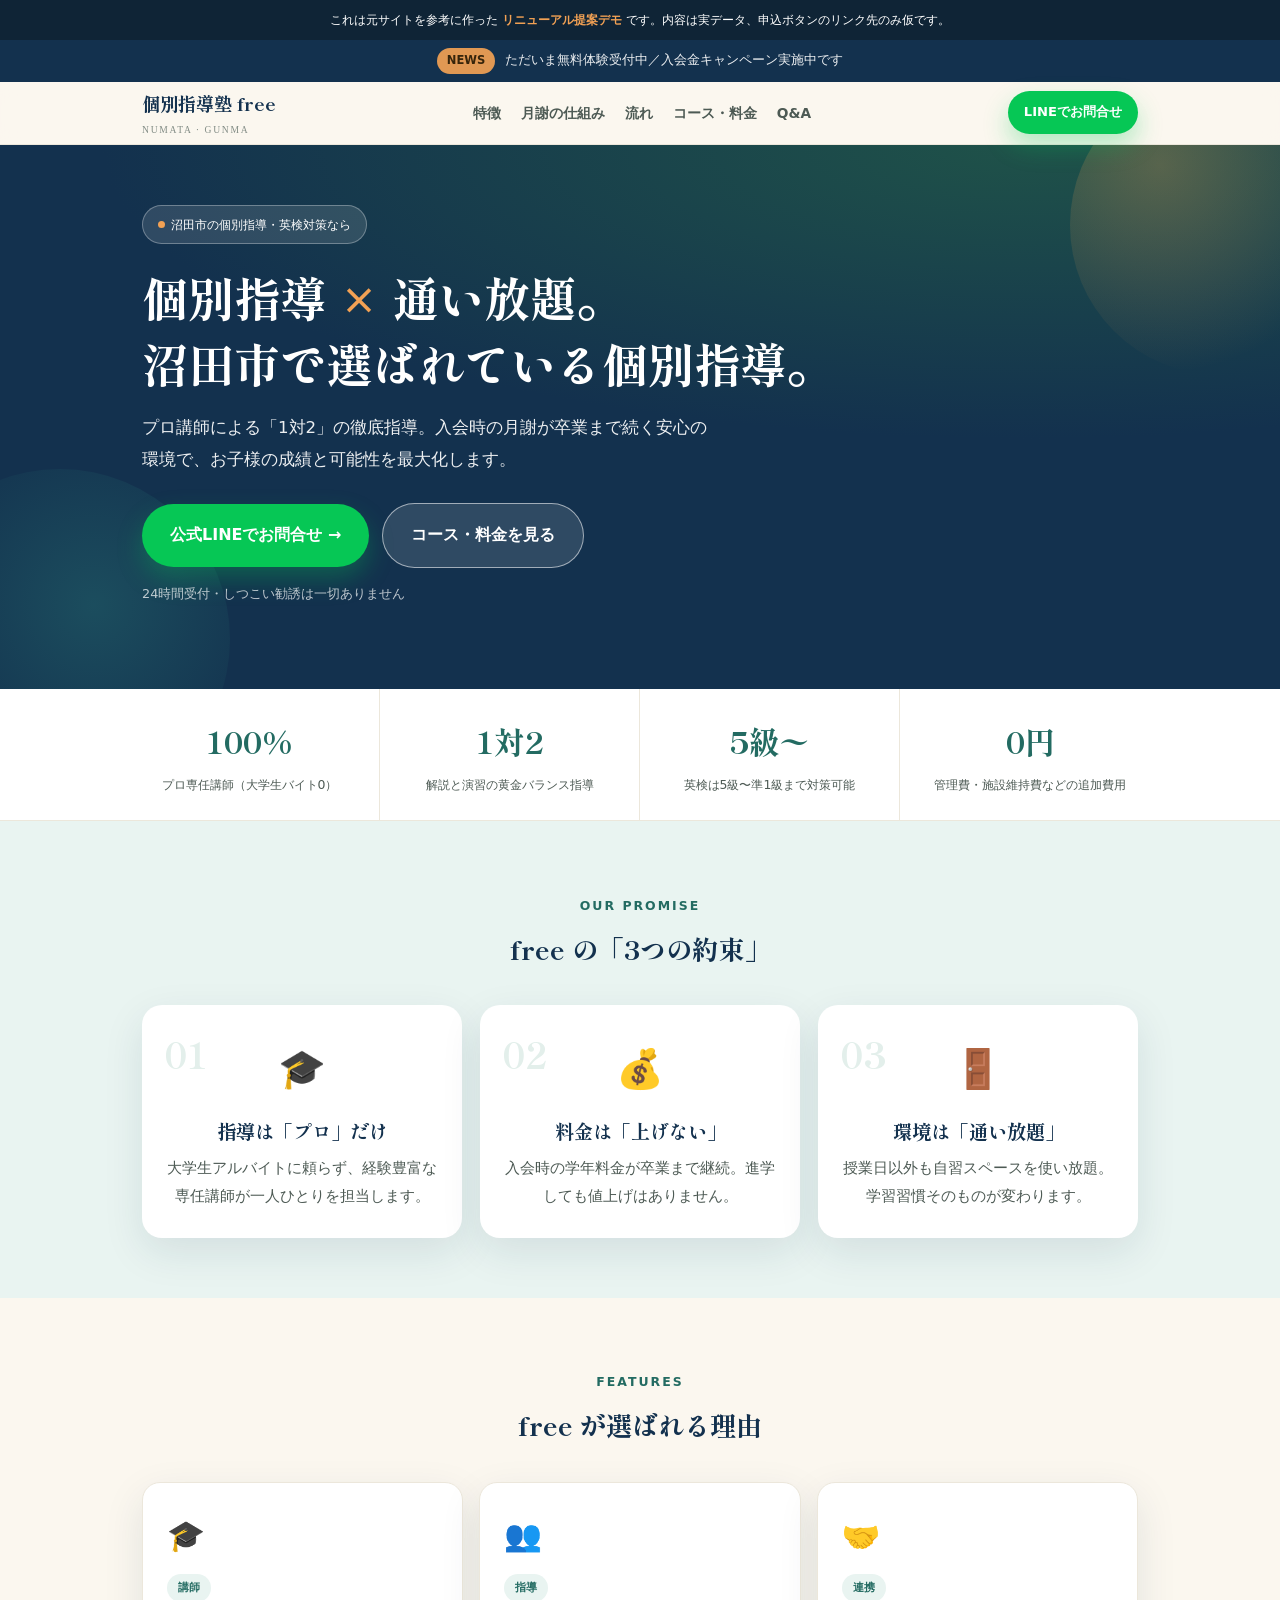
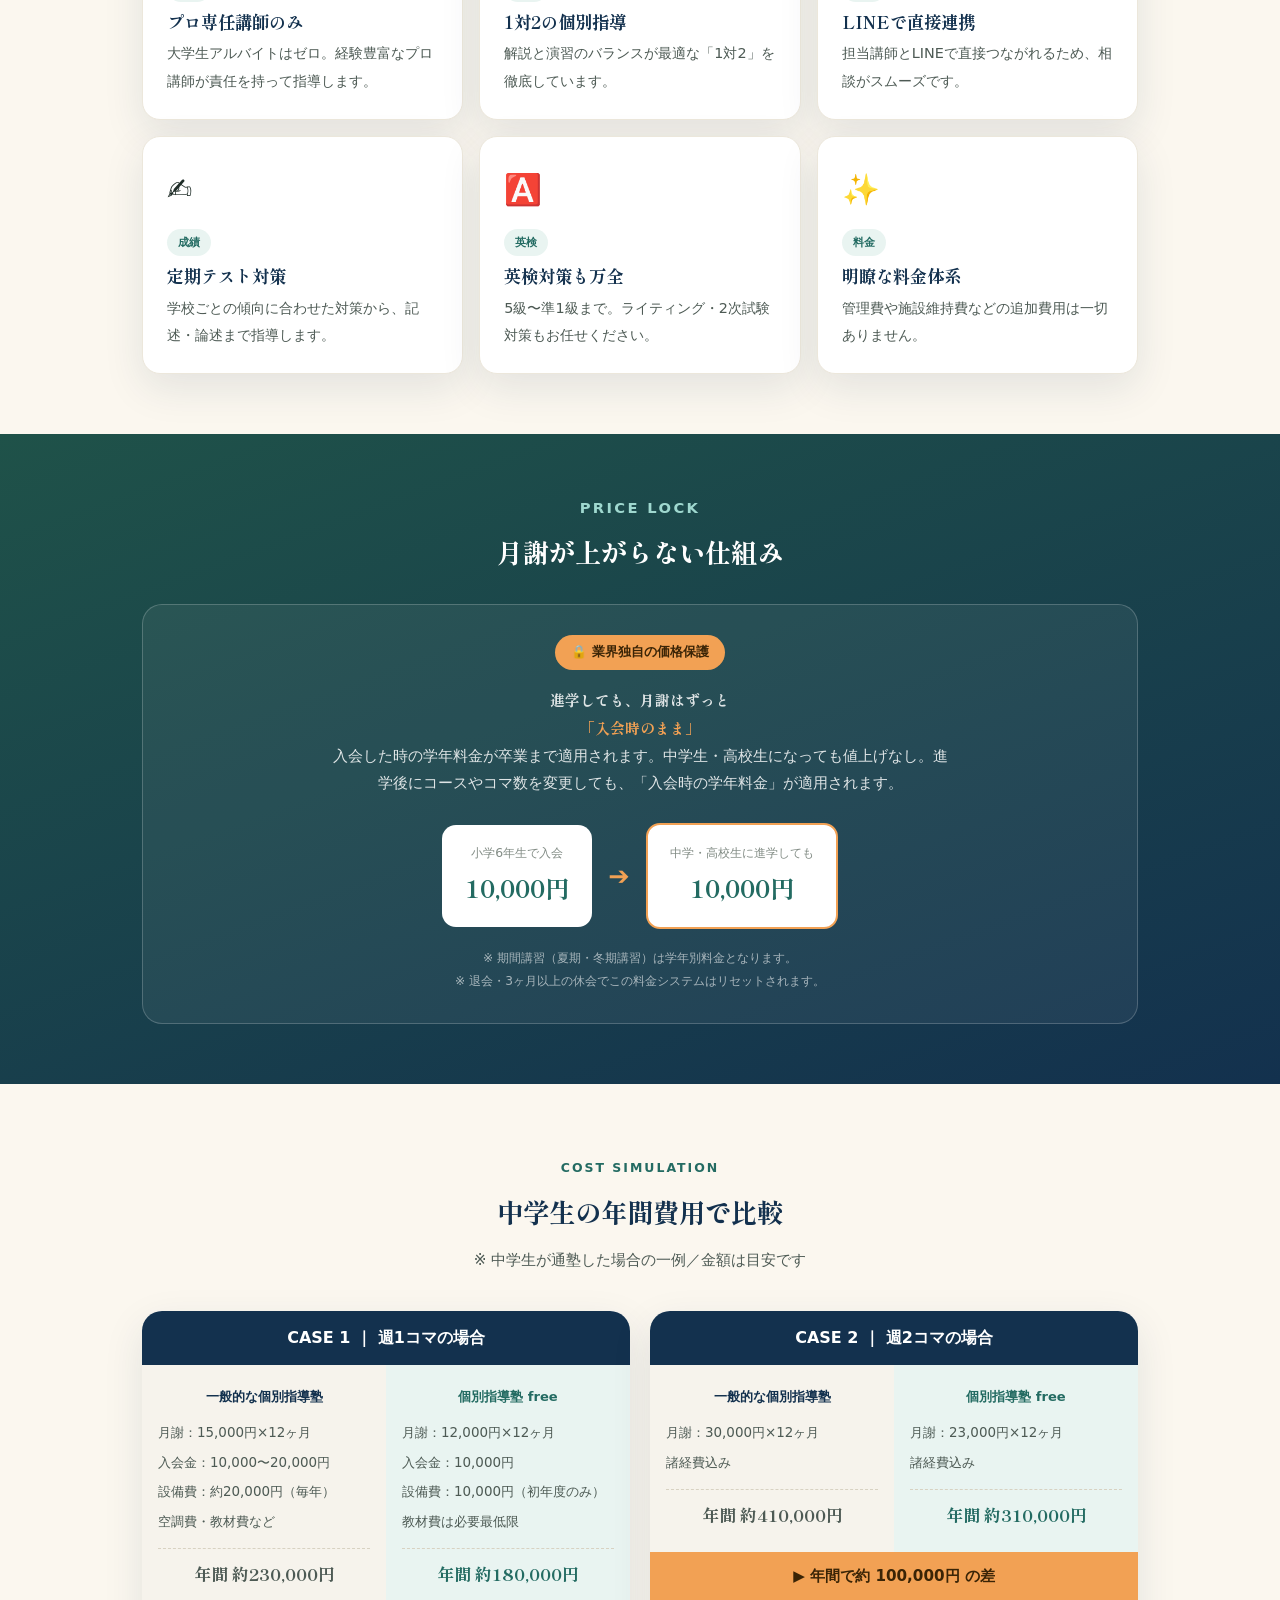
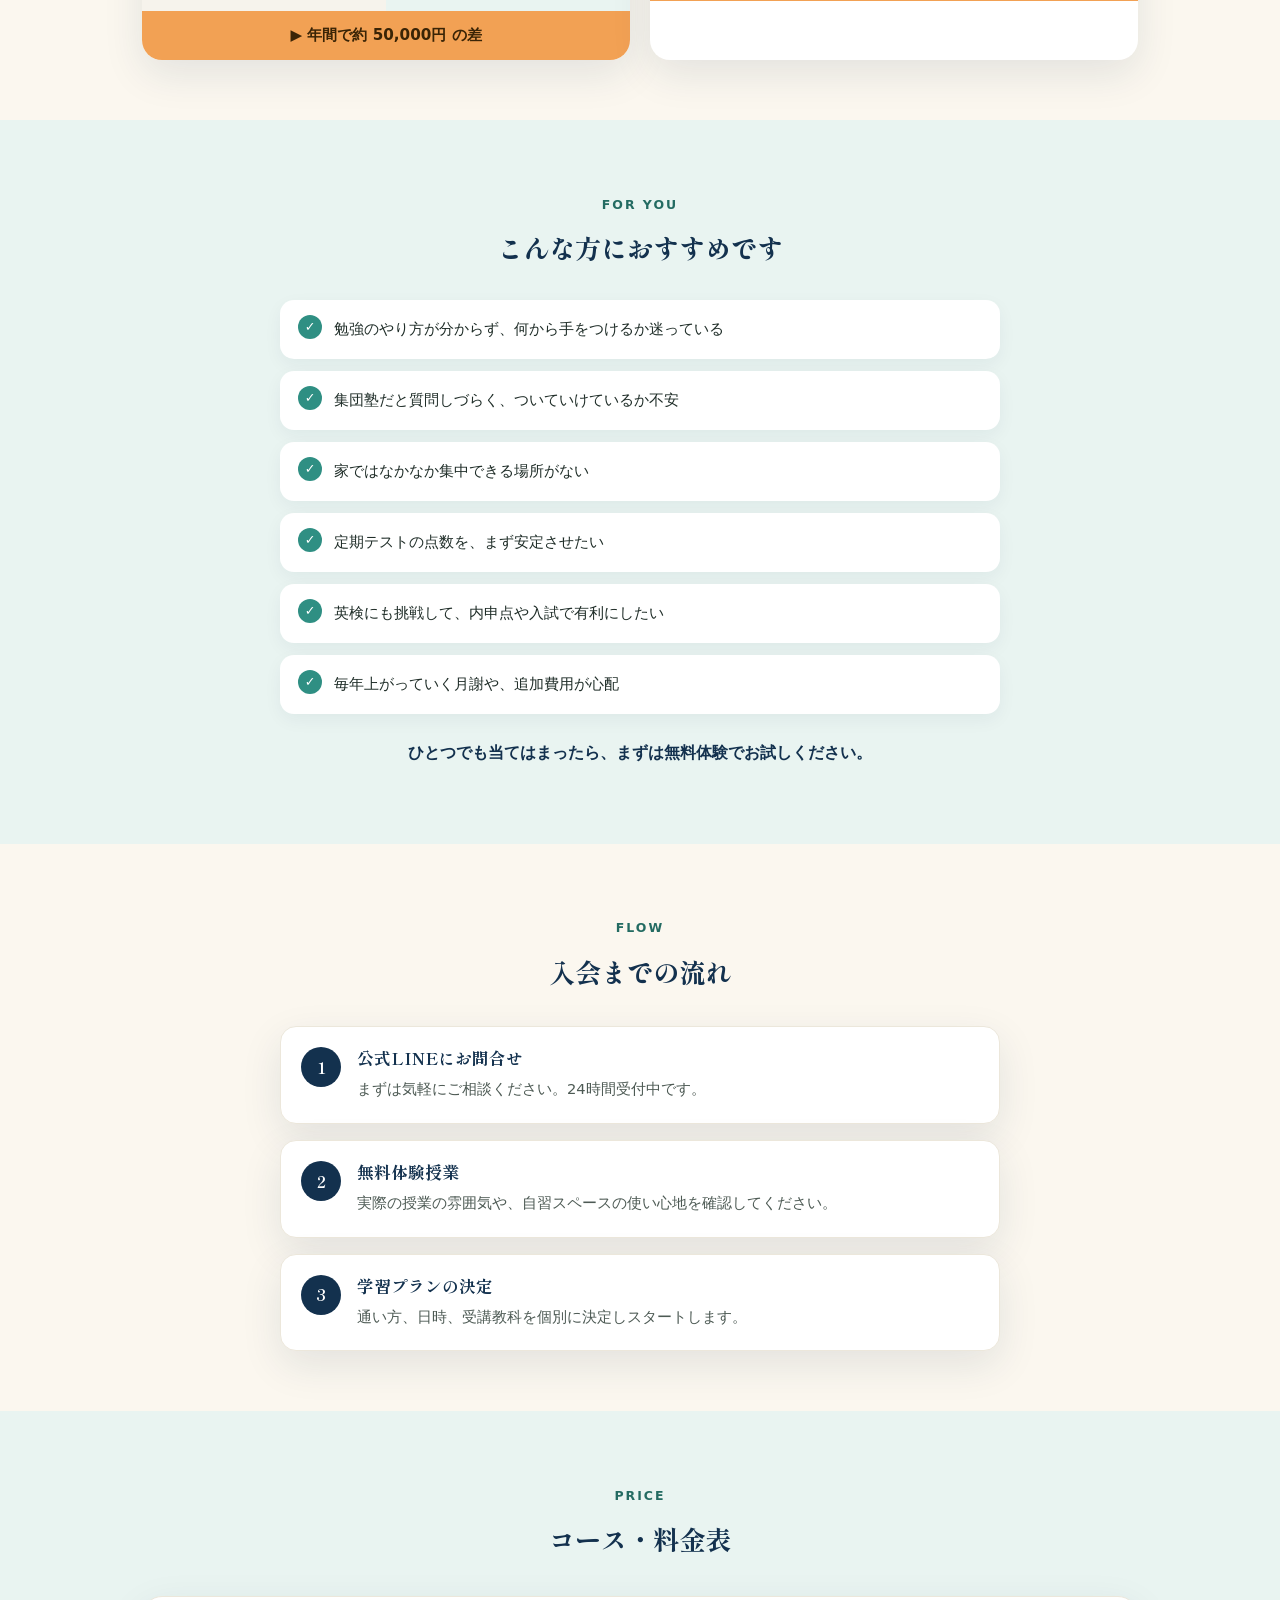
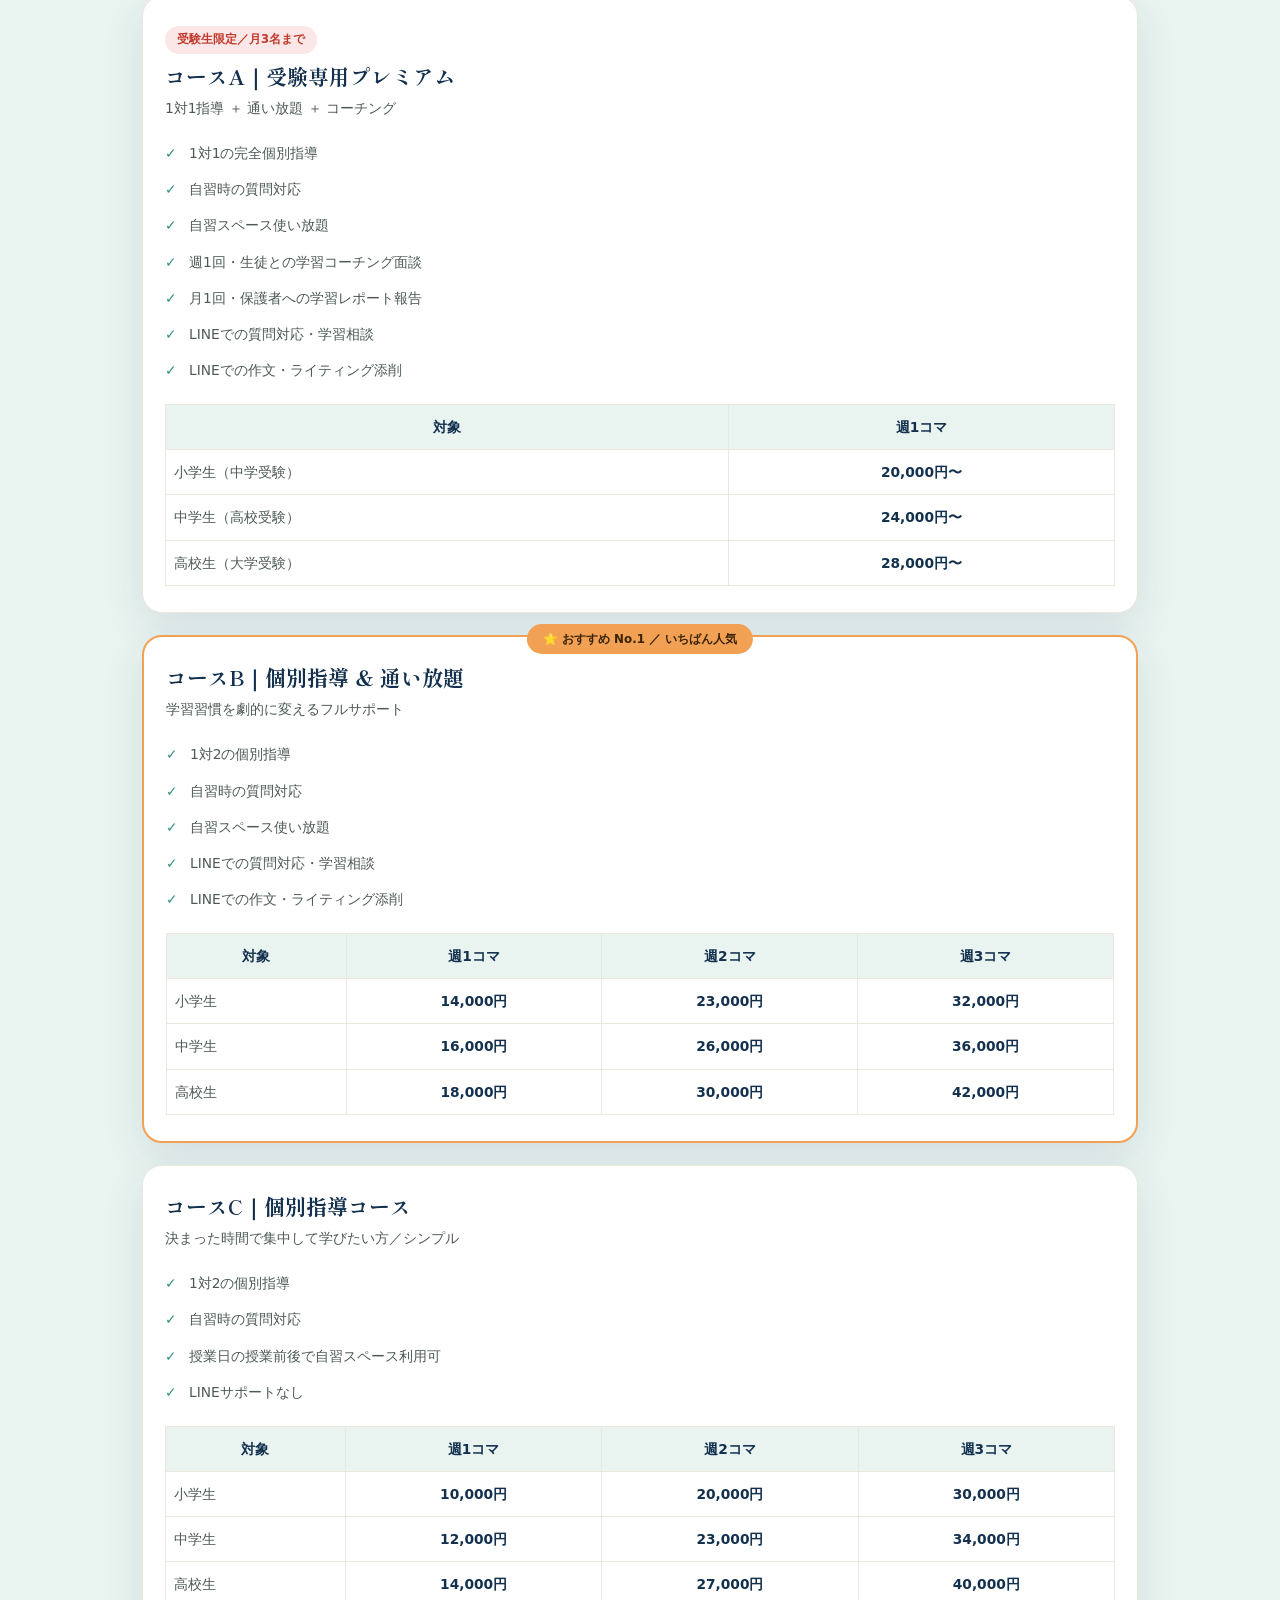
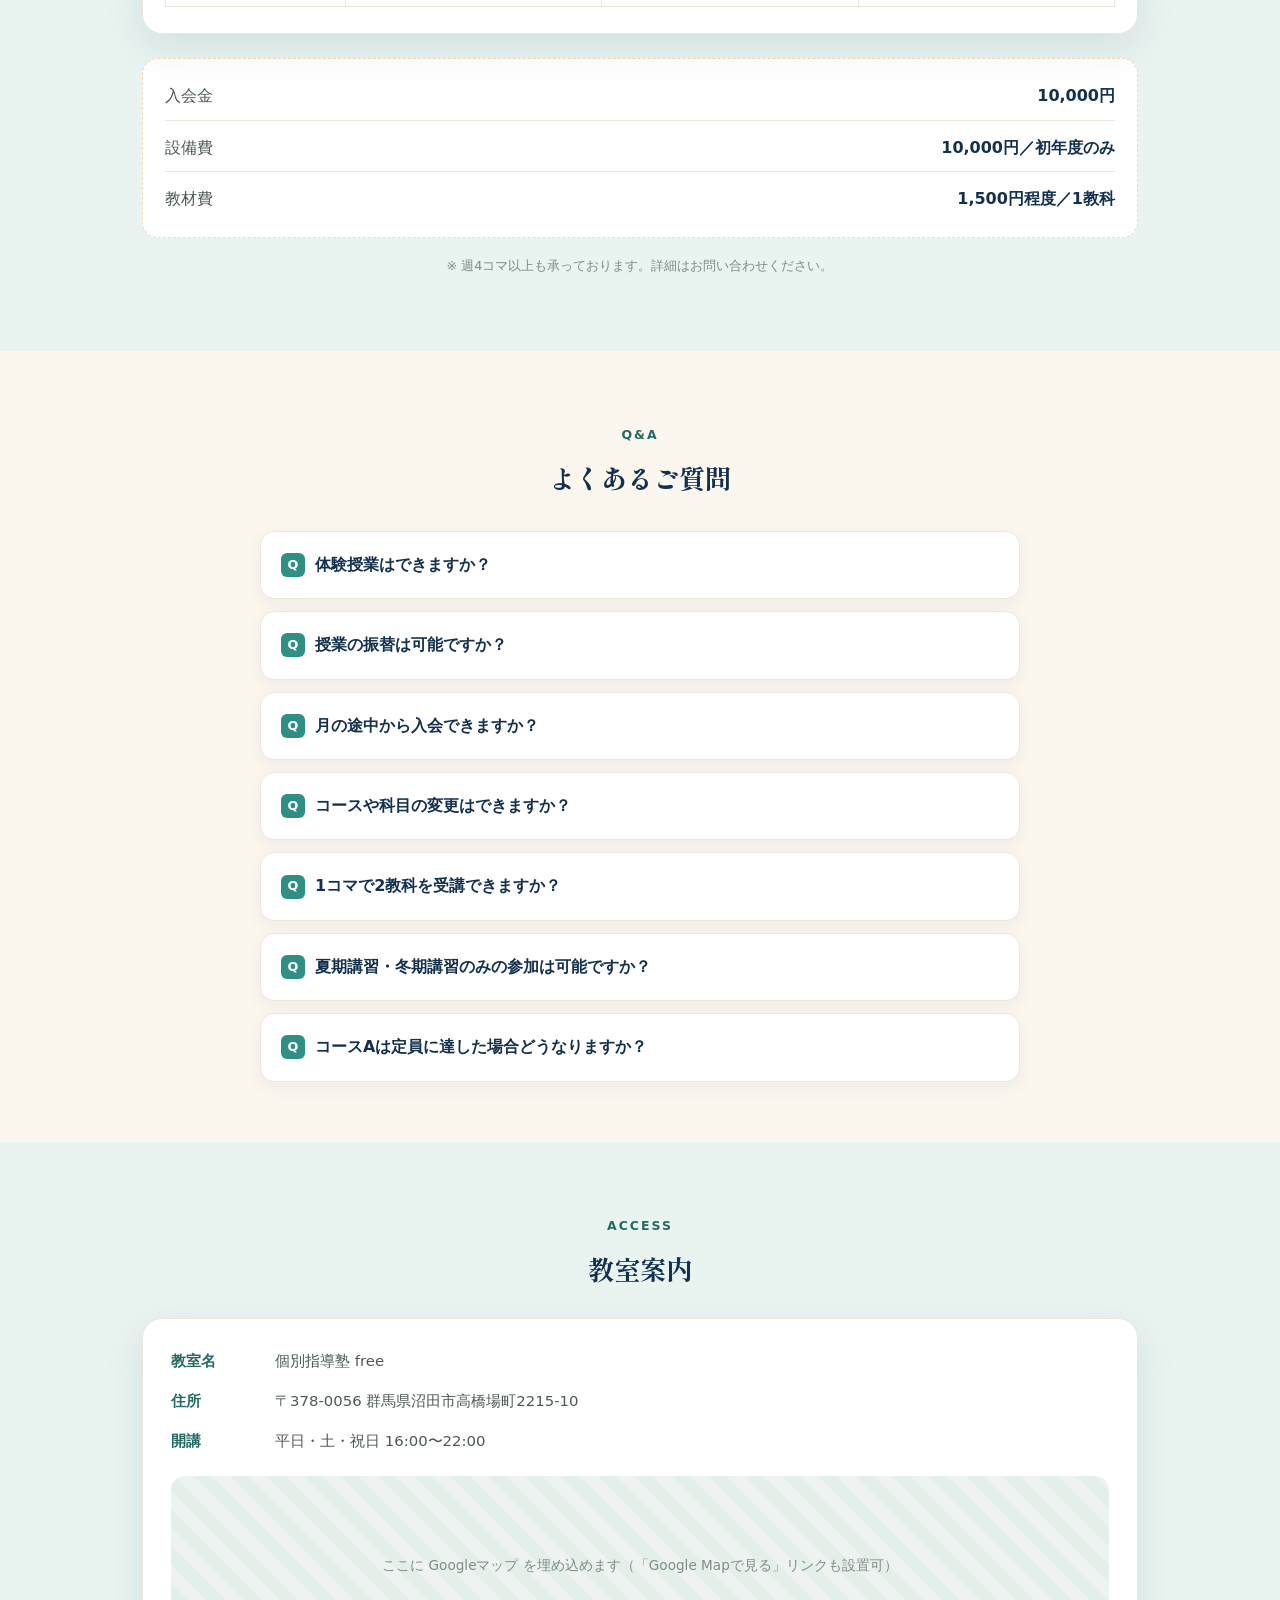
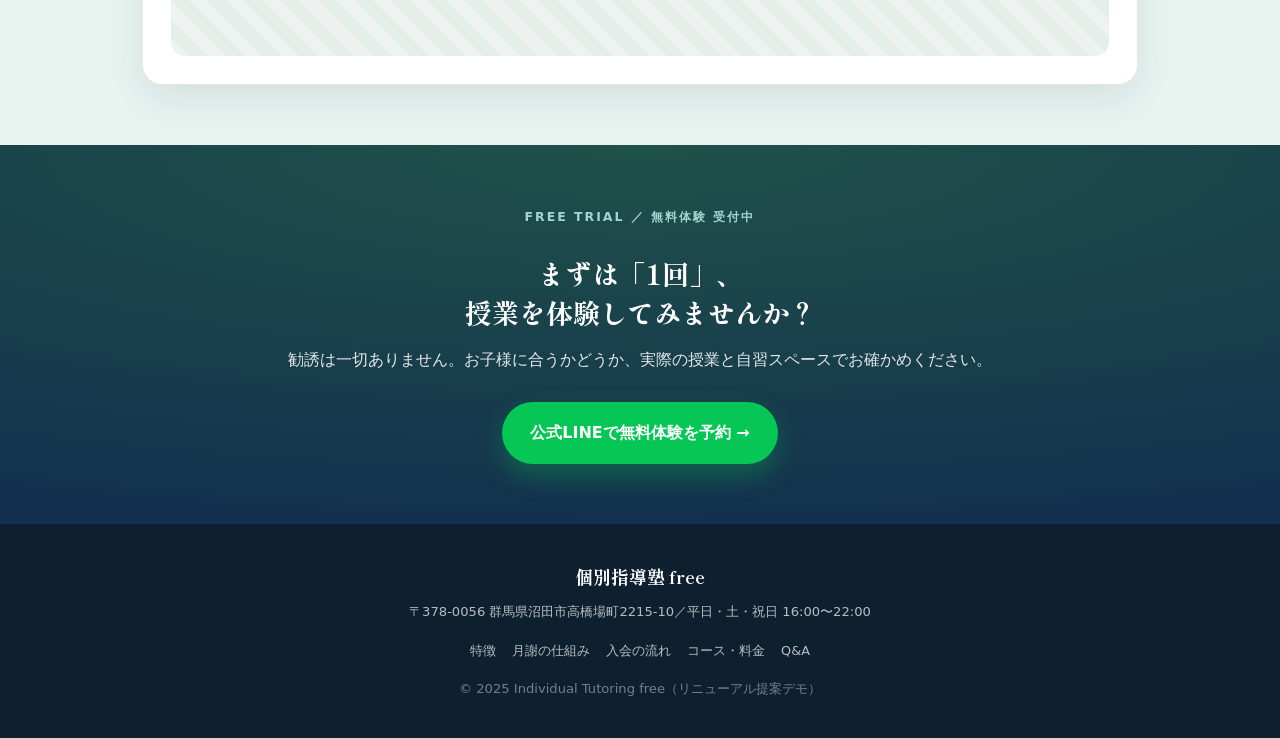
<file: demo/juku-free.html>
<!doctype html>
<html lang="ja">
<head>
<meta charset="utf-8">
<meta name="viewport" content="width=device-width,initial-scale=1">
<meta name="robots" content="noindex">
<title>【デモ】個別指導塾 free｜沼田市の個別指導・英検対策</title>
<link rel="preconnect" href="https://fonts.googleapis.com">
<link rel="preconnect" href="https://fonts.gstatic.com" crossorigin>
<link href="https://fonts.googleapis.com/css2?family=Shippori+Mincho:wght@600;700;800&family=Zen+Maru+Gothic:wght@400;500;700&display=swap" rel="stylesheet">
<style>
  :root{
    --navy:#13314e; --teal:#2f8f83; --teal-deep:#236b62; --teal-tint:#e9f4f1;
    --amber:#f2a154; --amber-deep:#dd8636; --line-amber:#f6d9b6;
    --cream:#fbf7ef; --paper:#ffffff; --ink:#1f2d28; --ink-soft:#4d5a54; --muted:#828c85;
    --line:#ece7db; --radius:20px; --shadow:0 14px 40px rgba(19,49,78,.10);
    --line-green:#06c755;
  }
  *{box-sizing:border-box}
  html{scroll-behavior:smooth}
  body{margin:0;font-family:"Zen Maru Gothic",system-ui,sans-serif;color:var(--ink);
    background:var(--cream);line-height:1.9;-webkit-font-smoothing:antialiased;overflow-x:hidden}
  h1,h2,h3{font-family:"Shippori Mincho",serif;line-height:1.42}
  a{color:inherit;text-decoration:none}
  .wrap{max-width:1040px;margin:0 auto;padding:0 22px}

  #bar{position:fixed;top:0;left:0;height:3px;width:0;background:linear-gradient(90deg,var(--teal),var(--amber));z-index:70;transition:width .1s}
  .reveal{opacity:0;transform:translateY(22px);transition:opacity .7s ease,transform .7s ease}
  .reveal.in{opacity:1;transform:none}
  @media(prefers-reduced-motion:reduce){.reveal{opacity:1;transform:none}}

  .btn{display:inline-flex;align-items:center;justify-content:center;gap:.5em;border:0;cursor:pointer;
    font-family:inherit;font-weight:700;border-radius:999px;padding:16px 28px;font-size:1rem;
    transition:transform .14s,box-shadow .14s;white-space:nowrap}
  .btn-amber{background:var(--amber);color:#3a2406;box-shadow:0 12px 26px rgba(242,161,84,.4)}
  .btn-amber:hover{transform:translateY(-2px);box-shadow:0 18px 34px rgba(242,161,84,.5)}
  .btn-line{background:var(--line-green);color:#fff;box-shadow:0 12px 26px rgba(6,199,85,.3)}
  .btn-line:hover{transform:translateY(-2px)}
  .btn-ghost{background:rgba(255,255,255,.12);color:#fff;border:1px solid rgba(255,255,255,.55)}

  .demo-flag{background:#0f2436;color:#fff;text-align:center;font-size:.78rem;padding:8px 14px}
  .demo-flag b{color:var(--amber)}

  /* news ticker */
  .news{background:var(--navy);color:#fff;font-size:.82rem;padding:8px 14px;display:flex;gap:10px;justify-content:center;align-items:center}
  .news .tag{background:var(--amber);color:#3a2406;font-weight:700;border-radius:999px;padding:2px 10px;font-size:.72rem;flex:0 0 auto}
  .news span{opacity:.92}

  /* topbar */
  .topbar{position:sticky;top:0;z-index:50;background:rgba(251,247,239,.9);backdrop-filter:blur(10px);border-bottom:1px solid var(--line)}
  .topbar .wrap{display:flex;align-items:center;justify-content:space-between;height:62px}
  .brand{font-family:"Shippori Mincho",serif;font-weight:800;font-size:1.15rem;color:var(--navy)}
  .brand small{display:block;font-family:"Zen Maru Gothic";font-weight:500;font-size:.6rem;color:var(--muted);letter-spacing:.18em}
  .nav-links{display:none;gap:20px;font-size:.86rem;font-weight:700;color:var(--ink-soft)}
  .nav-links a:hover{color:var(--teal-deep)}
  .topbar .btn{padding:9px 16px;font-size:.82rem}

  /* hero */
  .hero{position:relative;background:radial-gradient(120% 90% at 80% 0%,#1f5249 0%,#13314e 60%);color:#fff;overflow:hidden}
  .hero .blob{position:absolute;border-radius:50%;opacity:.5}
  .hero .b1{right:-90px;top:-70px;width:300px;height:300px;background:radial-gradient(circle at 30% 30%,rgba(242,161,84,.55),transparent 70%)}
  .hero .b2{left:-110px;bottom:-120px;width:340px;height:340px;background:radial-gradient(circle at 60% 40%,rgba(47,143,131,.6),transparent 70%)}
  .hero .wrap{position:relative;z-index:1;padding:60px 22px 70px}
  .pill{display:inline-flex;align-items:center;gap:.5em;background:rgba(255,255,255,.12);border:1px solid rgba(255,255,255,.3);border-radius:999px;font-size:.78rem;padding:7px 15px;margin-bottom:20px}
  .pill .dot{width:7px;height:7px;border-radius:50%;background:var(--amber)}
  .hero h1{font-size:2.2rem;font-weight:800;margin:0 0 16px;color:#fff}
  .hero h1 .em{color:var(--amber)}
  .hero .lead{font-size:1.04rem;color:rgba(255,255,255,.92);margin:0 0 28px;max-width:580px}
  .hero .cta{display:flex;flex-wrap:wrap;gap:13px;align-items:center}
  .hero .note{margin-top:14px;font-size:.8rem;color:rgba(255,255,255,.72)}

  /* stats band */
  .stats{background:var(--paper);border-bottom:1px solid var(--line)}
  .stats .wrap{display:grid;grid-template-columns:1fr 1fr;gap:0;padding:0}
  .stat{padding:24px 18px;text-align:center;border-right:1px solid var(--line);border-bottom:1px solid var(--line)}
  .stat:nth-child(2n){border-right:0}
  .stat .n{font-family:"Shippori Mincho",serif;font-size:1.9rem;font-weight:800;color:var(--teal-deep)}
  .stat .l{font-size:.78rem;color:var(--ink-soft);margin-top:2px}

  section{padding:60px 0}
  .eyebrow{color:var(--teal-deep);font-weight:700;font-size:.78rem;letter-spacing:.16em;text-align:center}
  .sec-title{text-align:center;font-size:1.65rem;font-weight:800;margin:.4em 0 0;color:var(--navy)}
  .sec-lead{text-align:center;color:var(--ink-soft);font-size:.95rem;margin:16px auto 0;max-width:640px}

  /* promise */
  .promise{background:var(--teal-tint)}
  .promise-grid{display:grid;grid-template-columns:1fr;gap:18px;margin-top:38px}
  .pr-card{background:#fff;border-radius:var(--radius);padding:28px 24px;box-shadow:var(--shadow);position:relative;text-align:center}
  .pr-card .no{position:absolute;left:22px;top:16px;font-family:"Shippori Mincho",serif;color:#e3efeb;font-size:2.2rem;font-weight:800}
  .pr-card .em{font-size:2.4rem}
  .pr-card h3{margin:12px 0 8px;color:var(--navy);font-size:1.2rem}
  .pr-card p{margin:0;font-size:.92rem;color:var(--ink-soft)}

  /* features */
  .feat-grid{display:grid;grid-template-columns:1fr;gap:16px;margin-top:38px}
  .feat{background:var(--paper);border:1px solid var(--line);border-radius:18px;padding:24px;box-shadow:var(--shadow)}
  .feat .ic{font-size:1.9rem}
  .feat .k{display:inline-block;background:var(--teal-tint);color:var(--teal-deep);font-size:.7rem;font-weight:700;border-radius:999px;padding:3px 11px;margin:10px 0 8px}
  .feat h3{margin:0 0 6px;color:var(--navy);font-size:1.08rem}
  .feat p{margin:0;font-size:.9rem;color:var(--ink-soft)}

  /* price lock */
  .lock{background:linear-gradient(160deg,#1f5249,#13314e);color:#fff}
  .lock .sec-title{color:#fff}
  .lock-card{background:rgba(255,255,255,.06);border:1px solid rgba(255,255,255,.2);border-radius:var(--radius);padding:30px 22px;margin-top:34px;text-align:center}
  .lock-badge{display:inline-block;background:var(--amber);color:#3a2406;font-weight:700;border-radius:999px;padding:5px 16px;font-size:.8rem;margin-bottom:16px}
  .lock-headline{font-family:"Shippori Mincho",serif;font-size:1.5rem;font-weight:800;margin:0 0 8px}
  .lock-headline .em{color:var(--amber)}
  .lock p{color:rgba(255,255,255,.85);font-size:.92rem;margin:0 auto;max-width:620px}
  .lock-flow{display:flex;align-items:center;justify-content:center;gap:16px;flex-wrap:wrap;margin-top:26px}
  .lock-box{background:#fff;color:var(--navy);border-radius:14px;padding:16px 22px;min-width:150px}
  .lock-box .when{font-size:.78rem;color:var(--muted)}
  .lock-box .yen{font-family:"Shippori Mincho",serif;font-size:1.5rem;font-weight:800;color:var(--teal-deep)}
  .lock-arrow{font-size:1.6rem;color:var(--amber)}
  .lock-box.keep{border:2px solid var(--amber)}
  .lock-note{color:rgba(255,255,255,.6)!important;font-size:.76rem!important;margin-top:18px!important}

  /* simulation */
  .sim-grid{display:grid;grid-template-columns:1fr;gap:20px;margin-top:36px}
  .sim-case{background:#fff;border-radius:var(--radius);box-shadow:var(--shadow);overflow:hidden}
  .sim-case .head{background:var(--navy);color:#fff;text-align:center;padding:12px;font-weight:700}
  .sim-cols{display:grid;grid-template-columns:1fr 1fr}
  .sim-col{padding:20px 16px;font-size:.84rem;color:var(--ink-soft)}
  .sim-col.general{background:#f6f3ec}
  .sim-col.free{background:var(--teal-tint)}
  .sim-col .who{font-weight:700;color:var(--navy);font-size:.82rem;margin-bottom:8px;text-align:center}
  .sim-col .who.f{color:var(--teal-deep)}
  .sim-col ul{list-style:none;margin:0 0 12px;padding:0}
  .sim-col li{padding:2px 0}
  .sim-col .total{font-family:"Shippori Mincho",serif;font-weight:800;font-size:1.05rem;text-align:center;border-top:1px dashed #d8d2c2;padding-top:10px}
  .sim-col.free .total{color:var(--teal-deep)}
  .sim-diff{background:var(--amber);color:#3a2406;text-align:center;font-weight:700;padding:10px;font-size:.95rem}

  /* for you */
  .for-you{background:var(--teal-tint)}
  .check-list{max-width:720px;margin:34px auto 0;display:grid;gap:12px}
  .check{background:#fff;border-radius:14px;padding:15px 18px;display:flex;gap:12px;align-items:flex-start;box-shadow:0 6px 18px rgba(19,49,78,.05);font-size:.95rem;color:var(--ink)}
  .check .c{flex:0 0 auto;width:24px;height:24px;border-radius:50%;background:var(--teal);color:#fff;display:flex;align-items:center;justify-content:center;font-weight:800;font-size:.8rem}
  .for-you .closing{text-align:center;margin-top:24px;font-weight:700;color:var(--navy)}

  /* flow */
  .steps{margin-top:36px;display:grid;gap:16px;max-width:720px;margin-left:auto;margin-right:auto}
  .step{display:flex;gap:16px;align-items:flex-start;background:#fff;border:1px solid var(--line);border-radius:16px;padding:20px;box-shadow:var(--shadow)}
  .step .n{flex:0 0 auto;width:40px;height:40px;border-radius:50%;background:var(--navy);color:#fff;display:flex;align-items:center;justify-content:center;font-family:"Shippori Mincho",serif;font-weight:700}
  .step h3{margin:0 0 4px;font-size:1.05rem;color:var(--navy)}
  .step p{margin:0;font-size:.92rem;color:var(--ink-soft)}

  /* pricing */
  .price-grid{display:grid;grid-template-columns:1fr;gap:22px;margin-top:38px}
  .plan{background:#fff;border:1px solid var(--line);border-radius:var(--radius);padding:26px 22px;box-shadow:var(--shadow);position:relative}
  .plan.feat-plan{border:2px solid var(--amber)}
  .plan .ribbon{position:absolute;top:-13px;left:50%;transform:translateX(-50%);background:var(--amber);color:#3a2406;font-size:.74rem;font-weight:700;padding:4px 16px;border-radius:999px;white-space:nowrap}
  .plan .limit{display:inline-block;background:#fbe7e7;color:#c0392b;font-size:.72rem;font-weight:700;border-radius:999px;padding:3px 12px;margin-bottom:8px}
  .plan h3{margin:0;color:var(--navy);font-size:1.3rem}
  .plan .sub{color:var(--ink-soft);font-size:.86rem;margin:4px 0 14px}
  .plan .incl{list-style:none;padding:0;margin:0 0 16px;font-size:.86rem;color:var(--ink-soft)}
  .plan .incl li{padding:5px 0 5px 24px;position:relative}
  .plan .incl li::before{content:"✓";position:absolute;left:0;color:var(--teal);font-weight:700}
  .ptable{width:100%;border-collapse:collapse;font-size:.86rem}
  .ptable th,.ptable td{border:1px solid var(--line);padding:9px 8px;text-align:center}
  .ptable th{background:var(--teal-tint);color:var(--navy);font-weight:700}
  .ptable td:first-child{text-align:left;color:var(--ink-soft)}
  .ptable .yen{font-weight:700;color:var(--navy)}
  .other-cost{background:#fff;border:1px dashed var(--line-amber);border-radius:16px;padding:22px;margin-top:24px;display:grid;grid-template-columns:1fr;gap:12px}
  .oc{display:flex;justify-content:space-between;border-bottom:1px solid var(--line);padding-bottom:8px}
  .oc:last-child{border-bottom:0;padding-bottom:0}
  .oc .l{color:var(--ink-soft)}
  .oc .v{font-weight:700;color:var(--navy)}
  .price-note{text-align:center;color:var(--muted);font-size:.8rem;margin-top:16px}

  /* faq */
  .faq{margin-top:34px;display:grid;gap:12px;max-width:760px;margin-left:auto;margin-right:auto}
  .faq details{background:#fff;border:1px solid var(--line);border-radius:14px;padding:2px 20px;box-shadow:0 6px 18px rgba(19,49,78,.05)}
  .faq summary{cursor:pointer;font-weight:700;color:var(--navy);padding:16px 0;list-style:none;display:flex;gap:10px;align-items:center}
  .faq summary::-webkit-details-marker{display:none}
  .faq summary::before{content:"Q";color:#fff;background:var(--teal);width:24px;height:24px;border-radius:6px;display:inline-flex;align-items:center;justify-content:center;font-size:.8rem;flex:0 0 auto}
  .faq p{margin:0 0 18px 34px;color:var(--ink-soft);font-size:.92rem}

  /* access */
  .access-card{background:#fff;border:1px solid var(--line);border-radius:var(--radius);padding:28px;margin-top:30px;box-shadow:var(--shadow)}
  .access-card dl{display:grid;grid-template-columns:88px 1fr;gap:12px 16px;margin:0;font-size:.93rem}
  .access-card dt{color:var(--teal-deep);font-weight:700}
  .access-card dd{margin:0;color:var(--ink-soft)}
  .map-ph{margin-top:20px;height:180px;border-radius:14px;background:repeating-linear-gradient(45deg,#eef3f1,#eef3f1 13px,#e4efea 13px,#e4efea 26px);display:flex;align-items:center;justify-content:center;color:var(--muted);font-size:.85rem}

  /* final */
  .final{background:radial-gradient(120% 100% at 50% 0%,#1f5249,#13314e);color:#fff;text-align:center}
  .final h2{color:#fff;font-size:1.7rem;font-weight:800;margin:0 0 14px}
  .final p{color:rgba(255,255,255,.88);margin:0 0 26px}

  footer{background:#0e2030;color:rgba(255,255,255,.7);text-align:center;font-size:.82rem;padding:36px 22px}
  footer .name{font-family:"Shippori Mincho",serif;color:#fff;font-size:1.1rem;margin-bottom:6px;font-weight:700}
  footer .fnav{display:flex;gap:16px;justify-content:center;flex-wrap:wrap;margin:14px 0;font-size:.8rem}

  .sticky-cta{position:fixed;left:0;right:0;bottom:0;z-index:55;background:rgba(255,255,255,.95);backdrop-filter:blur(8px);border-top:1px solid var(--line);padding:10px 14px;display:flex;gap:10px;transform:translateY(120%);transition:transform .3s}
  .sticky-cta.show{transform:none}
  .sticky-cta .btn{flex:1;padding:13px 10px;font-size:.92rem}

  @media(min-width:760px){
    .nav-links{display:flex}
    .hero h1{font-size:2.9rem}
    .stats .wrap{grid-template-columns:repeat(4,1fr)}
    .stat{border-bottom:0}
    .stat:nth-child(2n){border-right:1px solid var(--line)}
    .stat:last-child{border-right:0}
    .promise-grid{grid-template-columns:repeat(3,1fr)}
    .feat-grid{grid-template-columns:repeat(3,1fr)}
    .sim-grid{grid-template-columns:1fr 1fr}
    .price-grid{grid-template-columns:1fr}
    .sticky-cta{display:none}
  }
</style>
</head>
<body>
<div id="bar"></div>

<div class="demo-flag">これは元サイトを参考に作った <b>リニューアル提案デモ</b> です。内容は実データ、申込ボタンのリンク先のみ仮です。</div>

<div class="news">
  <span class="tag">NEWS</span>
  <span>ただいま無料体験受付中／入会金キャンペーン実施中です</span>
</div>

<div class="topbar">
  <div class="wrap">
    <div class="brand">個別指導塾 free<small>NUMATA · GUNMA</small></div>
    <nav class="nav-links">
      <a href="#features">特徴</a>
      <a href="#lock">月謝の仕組み</a>
      <a href="#flow">流れ</a>
      <a href="#price">コース・料金</a>
      <a href="#faq">Q&A</a>
    </nav>
    <a href="#" class="btn btn-line">LINEでお問合せ</a>
  </div>
</div>

<!-- HERO -->
<header class="hero">
  <span class="blob b1"></span><span class="blob b2"></span>
  <div class="wrap">
    <span class="pill"><span class="dot"></span>沼田市の個別指導・英検対策なら</span>
    <h1>個別指導 <span class="em">×</span> 通い放題。<br>沼田市で選ばれている個別指導。</h1>
    <p class="lead">プロ講師による「1対2」の徹底指導。入会時の月謝が卒業まで続く安心の環境で、お子様の成績と可能性を最大化します。</p>
    <div class="cta">
      <a href="#" class="btn btn-line">公式LINEでお問合せ →</a>
      <a href="#price" class="btn btn-ghost">コース・料金を見る</a>
    </div>
    <p class="note">24時間受付・しつこい勧誘は一切ありません</p>
  </div>
</header>

<!-- STATS -->
<div class="stats">
  <div class="wrap">
    <div class="stat"><div class="n">100%</div><div class="l">プロ専任講師（大学生バイト0）</div></div>
    <div class="stat"><div class="n">1対2</div><div class="l">解説と演習の黄金バランス指導</div></div>
    <div class="stat"><div class="n">5級〜</div><div class="l">英検は5級〜準1級まで対策可能</div></div>
    <div class="stat"><div class="n">0円</div><div class="l">管理費・施設維持費などの追加費用</div></div>
  </div>
</div>

<!-- PROMISE -->
<section class="promise">
  <div class="wrap">
    <p class="eyebrow reveal">OUR PROMISE</p>
    <h2 class="sec-title reveal">free の「3つの約束」</h2>
    <div class="promise-grid">
      <div class="pr-card reveal"><span class="no">01</span><div class="em">🎓</div>
        <h3>指導は「プロ」だけ</h3>
        <p>大学生アルバイトに頼らず、経験豊富な専任講師が一人ひとりを担当します。</p>
      </div>
      <div class="pr-card reveal"><span class="no">02</span><div class="em">💰</div>
        <h3>料金は「上げない」</h3>
        <p>入会時の学年料金が卒業まで継続。進学しても値上げはありません。</p>
      </div>
      <div class="pr-card reveal"><span class="no">03</span><div class="em">🚪</div>
        <h3>環境は「通い放題」</h3>
        <p>授業日以外も自習スペースを使い放題。学習習慣そのものが変わります。</p>
      </div>
    </div>
  </div>
</section>

<!-- FEATURES -->
<section id="features">
  <div class="wrap">
    <p class="eyebrow reveal">FEATURES</p>
    <h2 class="sec-title reveal">free が選ばれる理由</h2>
    <div class="feat-grid">
      <div class="feat reveal"><div class="ic">🎓</div><span class="k">講師</span><h3>プロ専任講師のみ</h3><p>大学生アルバイトはゼロ。経験豊富なプロ講師が責任を持って指導します。</p></div>
      <div class="feat reveal"><div class="ic">👥</div><span class="k">指導</span><h3>1対2の個別指導</h3><p>解説と演習のバランスが最適な「1対2」を徹底しています。</p></div>
      <div class="feat reveal"><div class="ic">🤝</div><span class="k">連携</span><h3>LINEで直接連携</h3><p>担当講師とLINEで直接つながれるため、相談がスムーズです。</p></div>
      <div class="feat reveal"><div class="ic">✍️</div><span class="k">成績</span><h3>定期テスト対策</h3><p>学校ごとの傾向に合わせた対策から、記述・論述まで指導します。</p></div>
      <div class="feat reveal"><div class="ic">🅰️</div><span class="k">英検</span><h3>英検対策も万全</h3><p>5級〜準1級まで。ライティング・2次試験対策もお任せください。</p></div>
      <div class="feat reveal"><div class="ic">✨</div><span class="k">料金</span><h3>明瞭な料金体系</h3><p>管理費や施設維持費などの追加費用は一切ありません。</p></div>
    </div>
  </div>
</section>

<!-- PRICE LOCK -->
<section class="lock" id="lock">
  <div class="wrap">
    <p class="eyebrow reveal" style="color:#9fd8cf">PRICE LOCK</p>
    <h2 class="sec-title reveal">月謝が上がらない仕組み</h2>
    <div class="lock-card reveal">
      <span class="lock-badge">🔒 業界独自の価格保護</span>
      <p class="lock-headline">進学しても、月謝はずっと<br><span class="em">「入会時のまま」</span></p>
      <p>入会した時の学年料金が卒業まで適用されます。中学生・高校生になっても値上げなし。進学後にコースやコマ数を変更しても、「入会時の学年料金」が適用されます。</p>
      <div class="lock-flow">
        <div class="lock-box"><div class="when">小学6年生で入会</div><div class="yen">10,000円</div></div>
        <div class="lock-arrow">➔</div>
        <div class="lock-box keep"><div class="when">中学・高校生に進学しても</div><div class="yen">10,000円</div></div>
      </div>
      <p class="lock-note">※ 期間講習（夏期・冬期講習）は学年別料金となります。<br>※ 退会・3ヶ月以上の休会でこの料金システムはリセットされます。</p>
    </div>
  </div>
</section>

<!-- SIMULATION -->
<section>
  <div class="wrap">
    <p class="eyebrow reveal">COST SIMULATION</p>
    <h2 class="sec-title reveal">中学生の年間費用で比較</h2>
    <p class="sec-lead reveal">※ 中学生が通塾した場合の一例／金額は目安です</p>
    <div class="sim-grid">
      <div class="sim-case reveal">
        <div class="head">CASE 1 ｜ 週1コマの場合</div>
        <div class="sim-cols">
          <div class="sim-col general">
            <div class="who">一般的な個別指導塾</div>
            <ul><li>月謝：15,000円×12ヶ月</li><li>入会金：10,000〜20,000円</li><li>設備費：約20,000円（毎年）</li><li>空調費・教材費など</li></ul>
            <div class="total">年間 約230,000円</div>
          </div>
          <div class="sim-col free">
            <div class="who f">個別指導塾 free</div>
            <ul><li>月謝：12,000円×12ヶ月</li><li>入会金：10,000円</li><li>設備費：10,000円（初年度のみ）</li><li>教材費は必要最低限</li></ul>
            <div class="total">年間 約180,000円</div>
          </div>
        </div>
        <div class="sim-diff">▶ 年間で約 50,000円 の差</div>
      </div>
      <div class="sim-case reveal">
        <div class="head">CASE 2 ｜ 週2コマの場合</div>
        <div class="sim-cols">
          <div class="sim-col general">
            <div class="who">一般的な個別指導塾</div>
            <ul><li>月謝：30,000円×12ヶ月</li><li>諸経費込み</li></ul>
            <div class="total">年間 約410,000円</div>
          </div>
          <div class="sim-col free">
            <div class="who f">個別指導塾 free</div>
            <ul><li>月謝：23,000円×12ヶ月</li><li>諸経費込み</li></ul>
            <div class="total">年間 約310,000円</div>
          </div>
        </div>
        <div class="sim-diff">▶ 年間で約 100,000円 の差</div>
      </div>
    </div>
  </div>
</section>

<!-- FOR YOU -->
<section class="for-you">
  <div class="wrap">
    <p class="eyebrow reveal">FOR YOU</p>
    <h2 class="sec-title reveal">こんな方におすすめです</h2>
    <div class="check-list">
      <div class="check reveal"><span class="c">✓</span>勉強のやり方が分からず、何から手をつけるか迷っている</div>
      <div class="check reveal"><span class="c">✓</span>集団塾だと質問しづらく、ついていけているか不安</div>
      <div class="check reveal"><span class="c">✓</span>家ではなかなか集中できる場所がない</div>
      <div class="check reveal"><span class="c">✓</span>定期テストの点数を、まず安定させたい</div>
      <div class="check reveal"><span class="c">✓</span>英検にも挑戦して、内申点や入試で有利にしたい</div>
      <div class="check reveal"><span class="c">✓</span>毎年上がっていく月謝や、追加費用が心配</div>
    </div>
    <p class="closing reveal">ひとつでも当てはまったら、まずは無料体験でお試しください。</p>
  </div>
</section>

<!-- FLOW -->
<section id="flow">
  <div class="wrap">
    <p class="eyebrow reveal">FLOW</p>
    <h2 class="sec-title reveal">入会までの流れ</h2>
    <div class="steps">
      <div class="step reveal"><div class="n">1</div><div><h3>公式LINEにお問合せ</h3><p>まずは気軽にご相談ください。24時間受付中です。</p></div></div>
      <div class="step reveal"><div class="n">2</div><div><h3>無料体験授業</h3><p>実際の授業の雰囲気や、自習スペースの使い心地を確認してください。</p></div></div>
      <div class="step reveal"><div class="n">3</div><div><h3>学習プランの決定</h3><p>通い方、日時、受講教科を個別に決定しスタートします。</p></div></div>
    </div>
  </div>
</section>

<!-- PRICE -->
<section id="price" style="background:var(--teal-tint)">
  <div class="wrap">
    <p class="eyebrow reveal">PRICE</p>
    <h2 class="sec-title reveal">コース・料金表</h2>
    <div class="price-grid">

      <div class="plan reveal">
        <span class="limit">受験生限定／月3名まで</span>
        <h3>コースA｜受験専用プレミアム</h3>
        <p class="sub">1対1指導 ＋ 通い放題 ＋ コーチング</p>
        <ul class="incl">
          <li>1対1の完全個別指導</li><li>自習時の質問対応</li><li>自習スペース使い放題</li>
          <li>週1回・生徒との学習コーチング面談</li><li>月1回・保護者への学習レポート報告</li>
          <li>LINEでの質問対応・学習相談</li><li>LINEでの作文・ライティング添削</li>
        </ul>
        <table class="ptable">
          <tr><th>対象</th><th>週1コマ</th></tr>
          <tr><td>小学生（中学受験）</td><td class="yen">20,000円〜</td></tr>
          <tr><td>中学生（高校受験）</td><td class="yen">24,000円〜</td></tr>
          <tr><td>高校生（大学受験）</td><td class="yen">28,000円〜</td></tr>
        </table>
      </div>

      <div class="plan feat-plan reveal">
        <span class="ribbon">⭐ おすすめ No.1 ／ いちばん人気</span>
        <h3>コースB｜個別指導 ＆ 通い放題</h3>
        <p class="sub">学習習慣を劇的に変えるフルサポート</p>
        <ul class="incl">
          <li>1対2の個別指導</li><li>自習時の質問対応</li><li>自習スペース使い放題</li>
          <li>LINEでの質問対応・学習相談</li><li>LINEでの作文・ライティング添削</li>
        </ul>
        <table class="ptable">
          <tr><th>対象</th><th>週1コマ</th><th>週2コマ</th><th>週3コマ</th></tr>
          <tr><td>小学生</td><td class="yen">14,000円</td><td class="yen">23,000円</td><td class="yen">32,000円</td></tr>
          <tr><td>中学生</td><td class="yen">16,000円</td><td class="yen">26,000円</td><td class="yen">36,000円</td></tr>
          <tr><td>高校生</td><td class="yen">18,000円</td><td class="yen">30,000円</td><td class="yen">42,000円</td></tr>
        </table>
      </div>

      <div class="plan reveal">
        <h3>コースC｜個別指導コース</h3>
        <p class="sub">決まった時間で集中して学びたい方／シンプル</p>
        <ul class="incl">
          <li>1対2の個別指導</li><li>自習時の質問対応</li>
          <li>授業日の授業前後で自習スペース利用可</li><li>LINEサポートなし</li>
        </ul>
        <table class="ptable">
          <tr><th>対象</th><th>週1コマ</th><th>週2コマ</th><th>週3コマ</th></tr>
          <tr><td>小学生</td><td class="yen">10,000円</td><td class="yen">20,000円</td><td class="yen">30,000円</td></tr>
          <tr><td>中学生</td><td class="yen">12,000円</td><td class="yen">23,000円</td><td class="yen">34,000円</td></tr>
          <tr><td>高校生</td><td class="yen">14,000円</td><td class="yen">27,000円</td><td class="yen">40,000円</td></tr>
        </table>
      </div>
    </div>

    <div class="other-cost reveal">
      <div class="oc"><span class="l">入会金</span><span class="v">10,000円</span></div>
      <div class="oc"><span class="l">設備費</span><span class="v">10,000円／初年度のみ</span></div>
      <div class="oc"><span class="l">教材費</span><span class="v">1,500円程度／1教科</span></div>
    </div>
    <p class="price-note">※ 週4コマ以上も承っております。詳細はお問い合わせください。</p>
  </div>
</section>

<!-- FAQ -->
<section id="faq">
  <div class="wrap">
    <p class="eyebrow reveal">Q&amp;A</p>
    <h2 class="sec-title reveal">よくあるご質問</h2>
    <div class="faq">
      <details class="reveal"><summary>体験授業はできますか？</summary><p>はい、無料の体験授業を受け付けています。公式LINEからお気軽にご予約ください。（※回答文はドラフトです）</p></details>
      <details class="reveal"><summary>授業の振替は可能ですか？</summary><p>はい、事前にご連絡いただければ振替に対応いたします。（※ドラフト）</p></details>
      <details class="reveal"><summary>月の途中から入会できますか？</summary><p>可能です。初月の月謝はご入会日に応じてご案内します。（※ドラフト）</p></details>
      <details class="reveal"><summary>コースや科目の変更はできますか？</summary><p>可能です。学習状況やご希望に合わせて、いつでもご相談ください。（※ドラフト）</p></details>
      <details class="reveal"><summary>1コマで2教科を受講できますか？</summary><p>はい、1コマの中で複数教科に取り組むこともできます。（※ドラフト）</p></details>
      <details class="reveal"><summary>夏期講習・冬期講習のみの参加は可能ですか？</summary><p>可能です。なお期間講習は学年別の料金となります。（※ドラフト）</p></details>
      <details class="reveal"><summary>コースAは定員に達した場合どうなりますか？</summary><p>コースAは月3名までの限定です。定員に達した場合はキャンセル待ちのご案内となります。（※ドラフト）</p></details>
    </div>
  </div>
</section>

<!-- ACCESS -->
<section style="background:var(--teal-tint)">
  <div class="wrap">
    <p class="eyebrow reveal">ACCESS</p>
    <h2 class="sec-title reveal">教室案内</h2>
    <div class="access-card reveal">
      <dl>
        <dt>教室名</dt><dd>個別指導塾 free</dd>
        <dt>住所</dt><dd>〒378-0056 群馬県沼田市高橋場町2215-10</dd>
        <dt>開講</dt><dd>平日・土・祝日 16:00〜22:00</dd>
      </dl>
      <div class="map-ph">ここに Googleマップ を埋め込めます（「Google Mapで見る」リンクも設置可）</div>
    </div>
  </div>
</section>

<!-- FINAL -->
<section class="final" id="taiken">
  <div class="wrap">
    <p class="eyebrow reveal" style="color:#9fd8cf">FREE TRIAL ／ 無料体験 受付中</p>
    <h2 class="reveal">まずは「1回」、<br>授業を体験してみませんか？</h2>
    <p class="reveal">勧誘は一切ありません。お子様に合うかどうか、実際の授業と自習スペースでお確かめください。</p>
    <a href="#" class="btn btn-line reveal">公式LINEで無料体験を予約 →</a>
  </div>
</section>

<footer>
  <div class="name">個別指導塾 free</div>
  <div>〒378-0056 群馬県沼田市高橋場町2215-10／平日・土・祝日 16:00〜22:00</div>
  <div class="fnav">
    <a href="#features">特徴</a><a href="#lock">月謝の仕組み</a><a href="#flow">入会の流れ</a><a href="#price">コース・料金</a><a href="#faq">Q&A</a>
  </div>
  <div style="opacity:.6">© 2025 Individual Tutoring free（リニューアル提案デモ）</div>
</footer>

<div class="sticky-cta" id="stickyCta">
  <a href="#" class="btn btn-line">公式LINEで無料体験</a>
</div>

<script>
  const bar = document.getElementById('bar');
  const sticky = document.getElementById('stickyCta');
  function onScroll(){
    const h = document.documentElement;
    const max = h.scrollHeight - h.clientHeight;
    bar.style.width = (h.scrollTop / max * 100) + '%';
    sticky.classList.toggle('show', h.scrollTop > 600);
  }
  document.addEventListener('scroll', onScroll, {passive:true}); onScroll();
  const io = new IntersectionObserver((es)=>{
    es.forEach(e=>{ if(e.isIntersecting){ e.target.classList.add('in'); io.unobserve(e.target); } });
  }, {threshold:.12});
  document.querySelectorAll('.reveal').forEach((el,i)=>{ el.style.transitionDelay=(i%3*70)+'ms'; io.observe(el); });
</script>
</body>
</html>
</file>
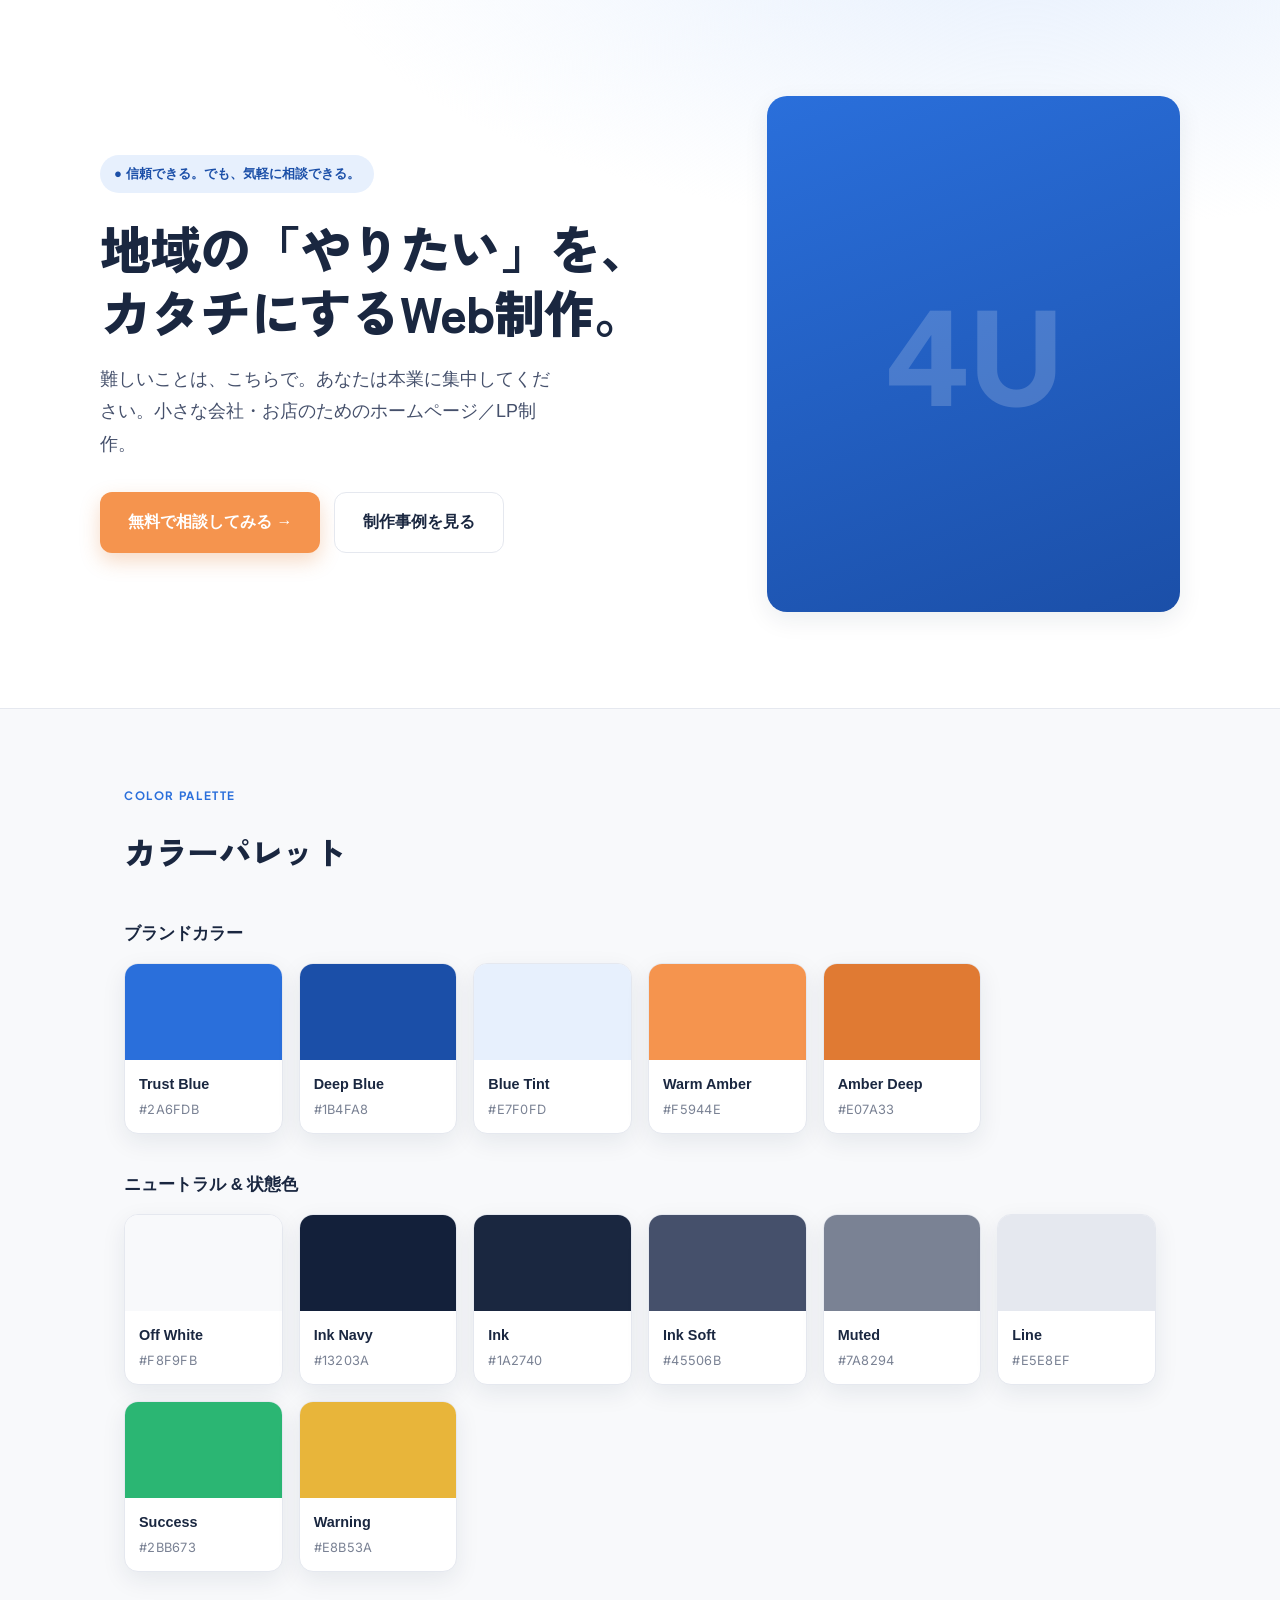
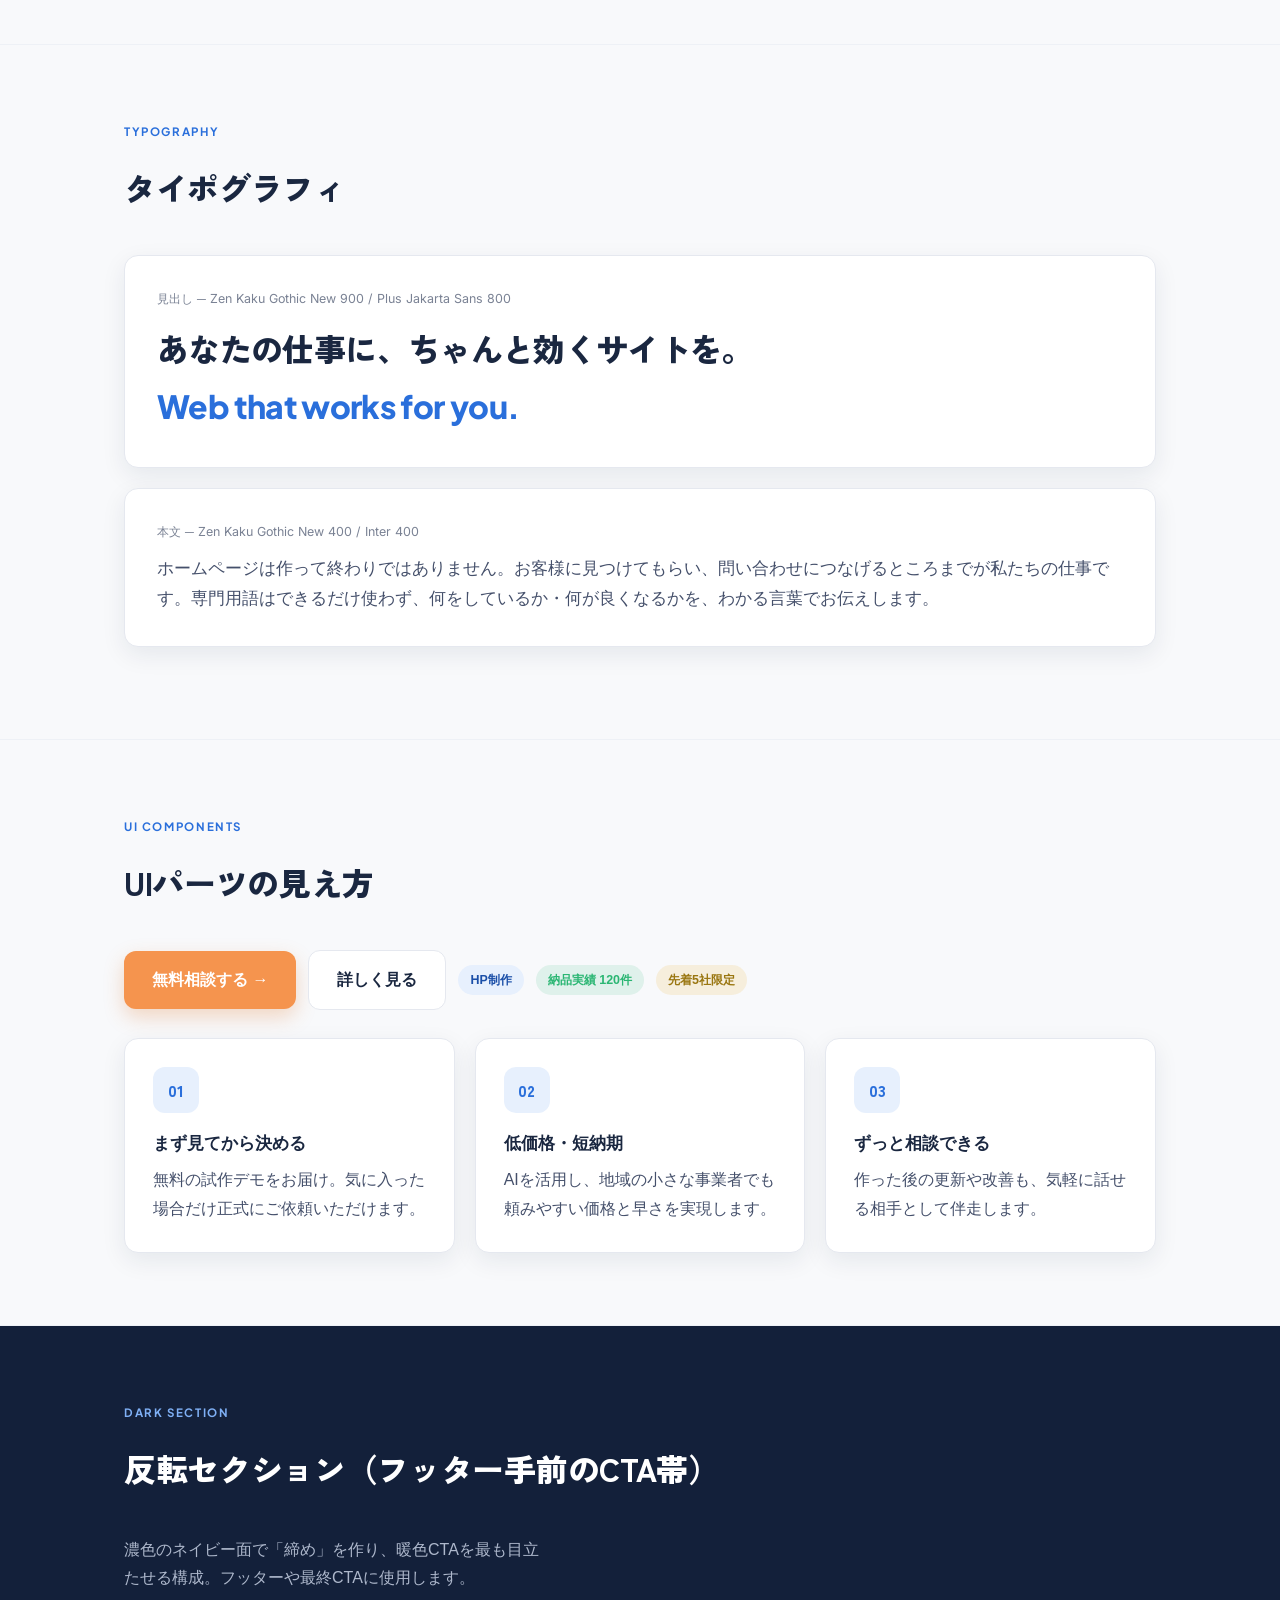
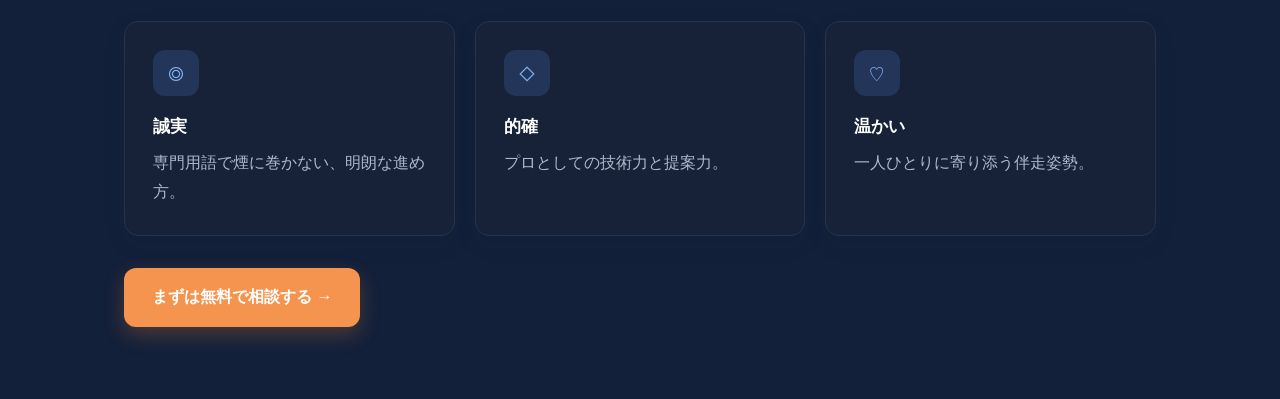
<file: lp/palette-preview.html>
<!DOCTYPE html>
<html lang="ja">
<head>
<meta charset="UTF-8" />
<meta name="viewport" content="width=device-width, initial-scale=1.0" />
<title>新事業LP｜カラーパレット & トンマナ プレビュー</title>
<link rel="preconnect" href="https://fonts.googleapis.com" />
<link rel="preconnect" href="https://fonts.gstatic.com" crossorigin />
<link href="https://fonts.googleapis.com/css2?family=Zen+Kaku+Gothic+New:wght@400;500;700;900&family=Plus+Jakarta+Sans:wght@500;700;800&family=Inter:wght@400;500;600&display=swap" rel="stylesheet" />
<style>
  :root{
    --blue:       #2A6FDB;
    --blue-deep:  #1B4FA8;
    --blue-tint:  #E7F0FD;
    --amber:      #F5944E;
    --amber-deep: #E07A33;

    --bg:        #F8F9FB;
    --surface:   #FFFFFF;
    --deep:      #13203A;
    --ink:       #1A2740;
    --ink-soft:  #45506B;
    --muted:     #7A8294;
    --line:      #E5E8EF;
    --line-soft: #EEF1F6;
    --success:   #2BB673;
    --warning:   #E8B53A;

    --sans:  "Zen Kaku Gothic New", "Hiragino Sans", "Yu Gothic", sans-serif;
    --latin-head: "Plus Jakarta Sans", sans-serif;
    --latin-body: "Inter", sans-serif;

    --radius: 14px;
    --shadow: 0 8px 24px rgba(19,32,58,.08);
    --maxw: 1080px;
  }
  *{ box-sizing:border-box; margin:0; padding:0; }
  html{ scroll-behavior:smooth; }
  body{
    font-family:var(--sans);
    background:var(--bg);
    color:var(--ink);
    line-height:1.8;
    -webkit-font-smoothing:antialiased;
  }
  .wrap{ max-width:var(--maxw); margin:0 auto; padding:0 24px; }
  section{ padding:72px 0; border-bottom:1px solid var(--line-soft); }
  .kicker{
    font-family:var(--latin-head);
    font-size:.72rem; font-weight:700; letter-spacing:.14em;
    text-transform:uppercase; color:var(--blue);
  }
  h1{ font-family:var(--sans); font-weight:900; font-size:clamp(2rem,5vw,3.2rem); line-height:1.25; letter-spacing:-.02em; }
  h2{ font-weight:800; font-size:clamp(1.4rem,3vw,2rem); letter-spacing:-.01em; margin:.4em 0 1.2em; }
  h3{ font-weight:700; font-size:1.05rem; margin-bottom:.4em; }
  p{ color:var(--ink-soft); }
  .lead{ font-size:1.12rem; max-width:46ch; }

  /* ---------- HERO ---------- */
  .hero{
    background:
      radial-gradient(1200px 500px at 80% -10%, var(--blue-tint), transparent 60%),
      var(--surface);
    border-bottom:1px solid var(--line);
  }
  .hero-inner{ display:grid; grid-template-columns:1.2fr .8fr; gap:48px; align-items:center; padding:96px 0; }
  .badge{
    display:inline-flex; align-items:center; gap:8px;
    background:var(--blue-tint); color:var(--blue-deep);
    font-size:.82rem; font-weight:700; padding:7px 14px; border-radius:999px; margin-bottom:22px;
  }
  .hero p.lead{ margin:20px 0 32px; }
  .cta-row{ display:flex; gap:14px; flex-wrap:wrap; }
  .btn{
    font-family:var(--sans); font-weight:700; font-size:1rem;
    border:none; cursor:pointer; padding:15px 28px; border-radius:12px;
    transition:transform .15s ease, background .15s ease, box-shadow .15s ease;
    text-decoration:none; display:inline-flex; align-items:center; gap:8px;
  }
  .btn-primary{ background:var(--amber); color:#fff; box-shadow:0 8px 20px rgba(224,122,51,.28); }
  .btn-primary:hover{ background:var(--amber-deep); transform:translateY(-2px); }
  .btn-ghost{ background:var(--surface); color:var(--ink); border:1.5px solid var(--line); }
  .btn-ghost:hover{ border-color:var(--blue); color:var(--blue); }
  .hero-visual{
    aspect-ratio:4/5; border-radius:20px;
    background:linear-gradient(160deg, var(--blue) 0%, var(--blue-deep) 100%);
    box-shadow:var(--shadow); position:relative; overflow:hidden;
  }
  .hero-visual::after{
    content:"4U"; position:absolute; inset:0;
    display:grid; place-items:center; color:rgba(255,255,255,.18);
    font-family:var(--latin-head); font-weight:800; font-size:8rem;
  }

  /* ---------- SWATCHES ---------- */
  .swatch-grid{ display:grid; grid-template-columns:repeat(auto-fill,minmax(150px,1fr)); gap:16px; }
  .swatch{ border-radius:var(--radius); overflow:hidden; border:1px solid var(--line); background:var(--surface); box-shadow:var(--shadow); }
  .swatch .chip{ height:96px; }
  .swatch .meta{ padding:12px 14px; }
  .swatch .name{ font-weight:700; font-size:.9rem; }
  .swatch .hex{ font-family:var(--latin-body); font-size:.8rem; color:var(--muted); letter-spacing:.02em; }

  /* ---------- TYPE SPECIMEN ---------- */
  .type-card{ background:var(--surface); border:1px solid var(--line); border-radius:var(--radius); padding:32px; box-shadow:var(--shadow); margin-bottom:20px; }
  .type-label{ font-family:var(--latin-body); font-size:.78rem; color:var(--muted); margin-bottom:10px; }
  .latin{ font-family:var(--latin-head); }

  /* ---------- COMPONENTS ---------- */
  .comp-grid{ display:grid; grid-template-columns:repeat(auto-fit,minmax(260px,1fr)); gap:20px; }
  .card{ background:var(--surface); border:1px solid var(--line); border-radius:var(--radius); padding:28px; box-shadow:var(--shadow); }
  .card .ico{ width:46px; height:46px; border-radius:12px; background:var(--blue-tint); color:var(--blue); display:grid; place-items:center; margin-bottom:16px; font-weight:800; }
  .tag{ display:inline-block; background:var(--blue-tint); color:var(--blue-deep); font-size:.78rem; font-weight:700; padding:4px 12px; border-radius:999px; }
  .pill-success{ background:rgba(43,182,115,.12); color:var(--success); }
  .pill-warning{ background:rgba(232,181,58,.16); color:#9a7610; }

  /* ---------- DARK SECTION ---------- */
  .dark{ background:var(--deep); color:#E8ECF3; border:none; }
  .dark .kicker{ color:#7FB0F5; }
  .dark h2{ color:#fff; }
  .dark p{ color:#AEB8CC; }
  .dark .card{ background:#172238; border-color:#26334d; }
  .dark .card h3{ color:#fff; }
  .dark .card p{ color:#AEB8CC; }
  .dark .card .ico{ background:rgba(91,147,238,.18); color:#7FB0F5; }

  @media(max-width:760px){
    .hero-inner{ grid-template-columns:1fr; padding:64px 0; }
    .hero-visual{ aspect-ratio:16/10; }
    section{ padding:56px 0; }
  }
</style>
</head>
<body>

<!-- HERO -->
<header class="hero">
  <div class="wrap hero-inner">
    <div>
      <span class="badge">● 信頼できる。でも、気軽に相談できる。</span>
      <h1>地域の「やりたい」を、<br>カタチにするWeb制作。</h1>
      <p class="lead">難しいことは、こちらで。あなたは本業に集中してください。小さな会社・お店のためのホームページ／LP制作。</p>
      <div class="cta-row">
        <a href="#" class="btn btn-primary">無料で相談してみる →</a>
        <a href="#" class="btn btn-ghost">制作事例を見る</a>
      </div>
    </div>
    <div class="hero-visual" aria-hidden="true"></div>
  </div>
</header>

<!-- PALETTE -->
<section>
  <div class="wrap">
    <span class="kicker">Color Palette</span>
    <h2>カラーパレット</h2>

    <h3 style="margin-bottom:14px;">ブランドカラー</h3>
    <div class="swatch-grid" style="margin-bottom:36px;">
      <div class="swatch"><div class="chip" style="background:#2A6FDB"></div><div class="meta"><div class="name">Trust Blue</div><div class="hex">#2A6FDB</div></div></div>
      <div class="swatch"><div class="chip" style="background:#1B4FA8"></div><div class="meta"><div class="name">Deep Blue</div><div class="hex">#1B4FA8</div></div></div>
      <div class="swatch"><div class="chip" style="background:#E7F0FD"></div><div class="meta"><div class="name">Blue Tint</div><div class="hex">#E7F0FD</div></div></div>
      <div class="swatch"><div class="chip" style="background:#F5944E"></div><div class="meta"><div class="name">Warm Amber</div><div class="hex">#F5944E</div></div></div>
      <div class="swatch"><div class="chip" style="background:#E07A33"></div><div class="meta"><div class="name">Amber Deep</div><div class="hex">#E07A33</div></div></div>
    </div>

    <h3 style="margin-bottom:14px;">ニュートラル & 状態色</h3>
    <div class="swatch-grid">
      <div class="swatch"><div class="chip" style="background:#F8F9FB"></div><div class="meta"><div class="name">Off White</div><div class="hex">#F8F9FB</div></div></div>
      <div class="swatch"><div class="chip" style="background:#13203A"></div><div class="meta"><div class="name">Ink Navy</div><div class="hex">#13203A</div></div></div>
      <div class="swatch"><div class="chip" style="background:#1A2740"></div><div class="meta"><div class="name">Ink</div><div class="hex">#1A2740</div></div></div>
      <div class="swatch"><div class="chip" style="background:#45506B"></div><div class="meta"><div class="name">Ink Soft</div><div class="hex">#45506B</div></div></div>
      <div class="swatch"><div class="chip" style="background:#7A8294"></div><div class="meta"><div class="name">Muted</div><div class="hex">#7A8294</div></div></div>
      <div class="swatch"><div class="chip" style="background:#E5E8EF"></div><div class="meta"><div class="name">Line</div><div class="hex">#E5E8EF</div></div></div>
      <div class="swatch"><div class="chip" style="background:#2BB673"></div><div class="meta"><div class="name">Success</div><div class="hex">#2BB673</div></div></div>
      <div class="swatch"><div class="chip" style="background:#E8B53A"></div><div class="meta"><div class="name">Warning</div><div class="hex">#E8B53A</div></div></div>
    </div>
  </div>
</section>

<!-- TYPOGRAPHY -->
<section>
  <div class="wrap">
    <span class="kicker">Typography</span>
    <h2>タイポグラフィ</h2>
    <div class="type-card">
      <div class="type-label">見出し ─ Zen Kaku Gothic New 900 / Plus Jakarta Sans 800</div>
      <div style="font-weight:900; font-size:2rem; letter-spacing:-.02em;">あなたの仕事に、ちゃんと効くサイトを。</div>
      <div class="latin" style="font-weight:800; font-size:2rem; letter-spacing:-.02em; color:var(--blue);">Web that works for you.</div>
    </div>
    <div class="type-card">
      <div class="type-label">本文 ─ Zen Kaku Gothic New 400 / Inter 400</div>
      <p style="font-size:1.05rem;">ホームページは作って終わりではありません。お客様に見つけてもらい、問い合わせにつなげるところまでが私たちの仕事です。専門用語はできるだけ使わず、何をしているか・何が良くなるかを、わかる言葉でお伝えします。</p>
    </div>
  </div>
</section>

<!-- COMPONENTS -->
<section>
  <div class="wrap">
    <span class="kicker">UI Components</span>
    <h2>UIパーツの見え方</h2>
    <div style="display:flex; gap:12px; flex-wrap:wrap; margin-bottom:28px; align-items:center;">
      <a href="#" class="btn btn-primary">無料相談する →</a>
      <a href="#" class="btn btn-ghost">詳しく見る</a>
      <span class="tag">HP制作</span>
      <span class="tag pill-success">納品実績 120件</span>
      <span class="tag pill-warning">先着5社限定</span>
    </div>
    <div class="comp-grid">
      <div class="card">
        <div class="ico">01</div>
        <h3>まず見てから決める</h3>
        <p>無料の試作デモをお届け。気に入った場合だけ正式にご依頼いただけます。</p>
      </div>
      <div class="card">
        <div class="ico">02</div>
        <h3>低価格・短納期</h3>
        <p>AIを活用し、地域の小さな事業者でも頼みやすい価格と早さを実現します。</p>
      </div>
      <div class="card">
        <div class="ico">03</div>
        <h3>ずっと相談できる</h3>
        <p>作った後の更新や改善も、気軽に話せる相手として伴走します。</p>
      </div>
    </div>
  </div>
</section>

<!-- DARK SECTION -->
<section class="dark">
  <div class="wrap">
    <span class="kicker">Dark Section</span>
    <h2>反転セクション（フッター手前のCTA帯）</h2>
    <p style="max-width:48ch; margin-bottom:28px;">濃色のネイビー面で「締め」を作り、暖色CTAを最も目立たせる構成。フッターや最終CTAに使用します。</p>
    <div class="comp-grid" style="margin-bottom:32px;">
      <div class="card"><div class="ico">◎</div><h3>誠実</h3><p>専門用語で煙に巻かない、明朗な進め方。</p></div>
      <div class="card"><div class="ico">◇</div><h3>的確</h3><p>プロとしての技術力と提案力。</p></div>
      <div class="card"><div class="ico">♡</div><h3>温かい</h3><p>一人ひとりに寄り添う伴走姿勢。</p></div>
    </div>
    <a href="#" class="btn btn-primary">まずは無料で相談する →</a>
  </div>
</section>

</body>
</html>
</file>
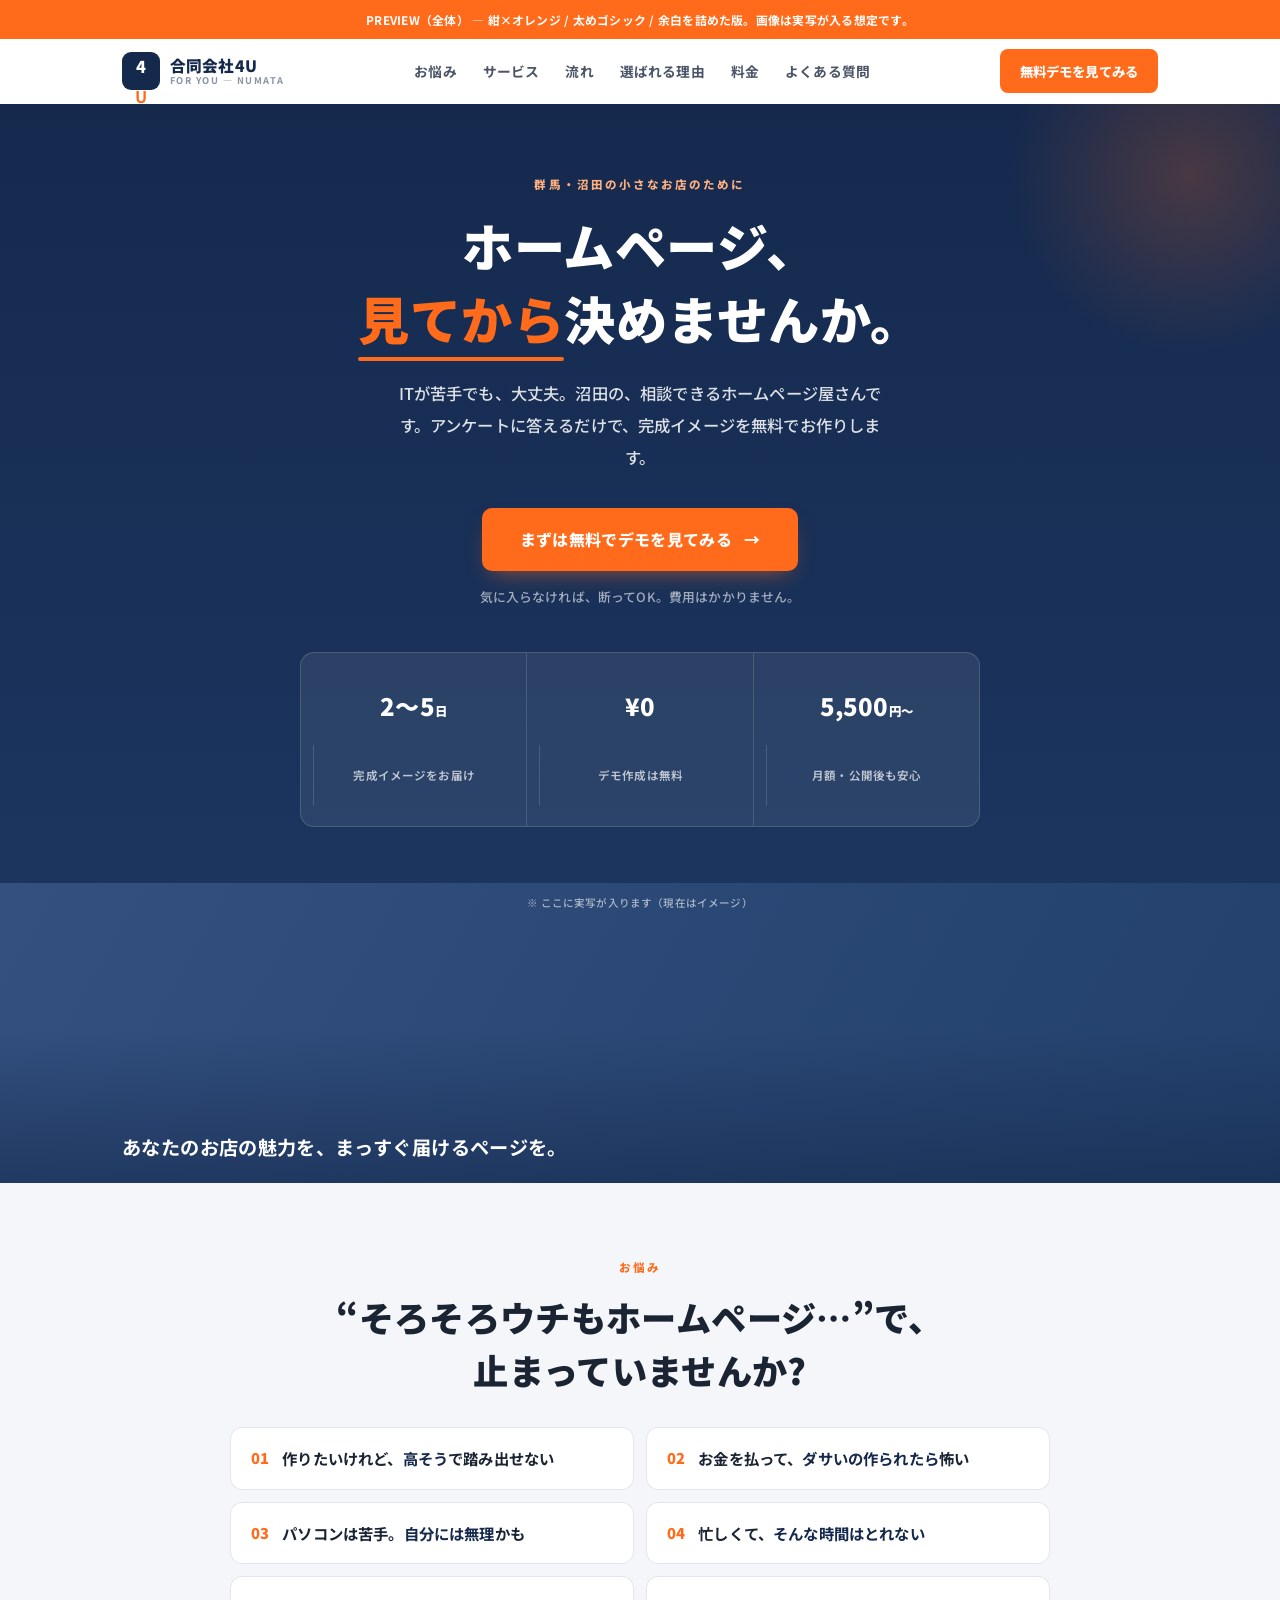
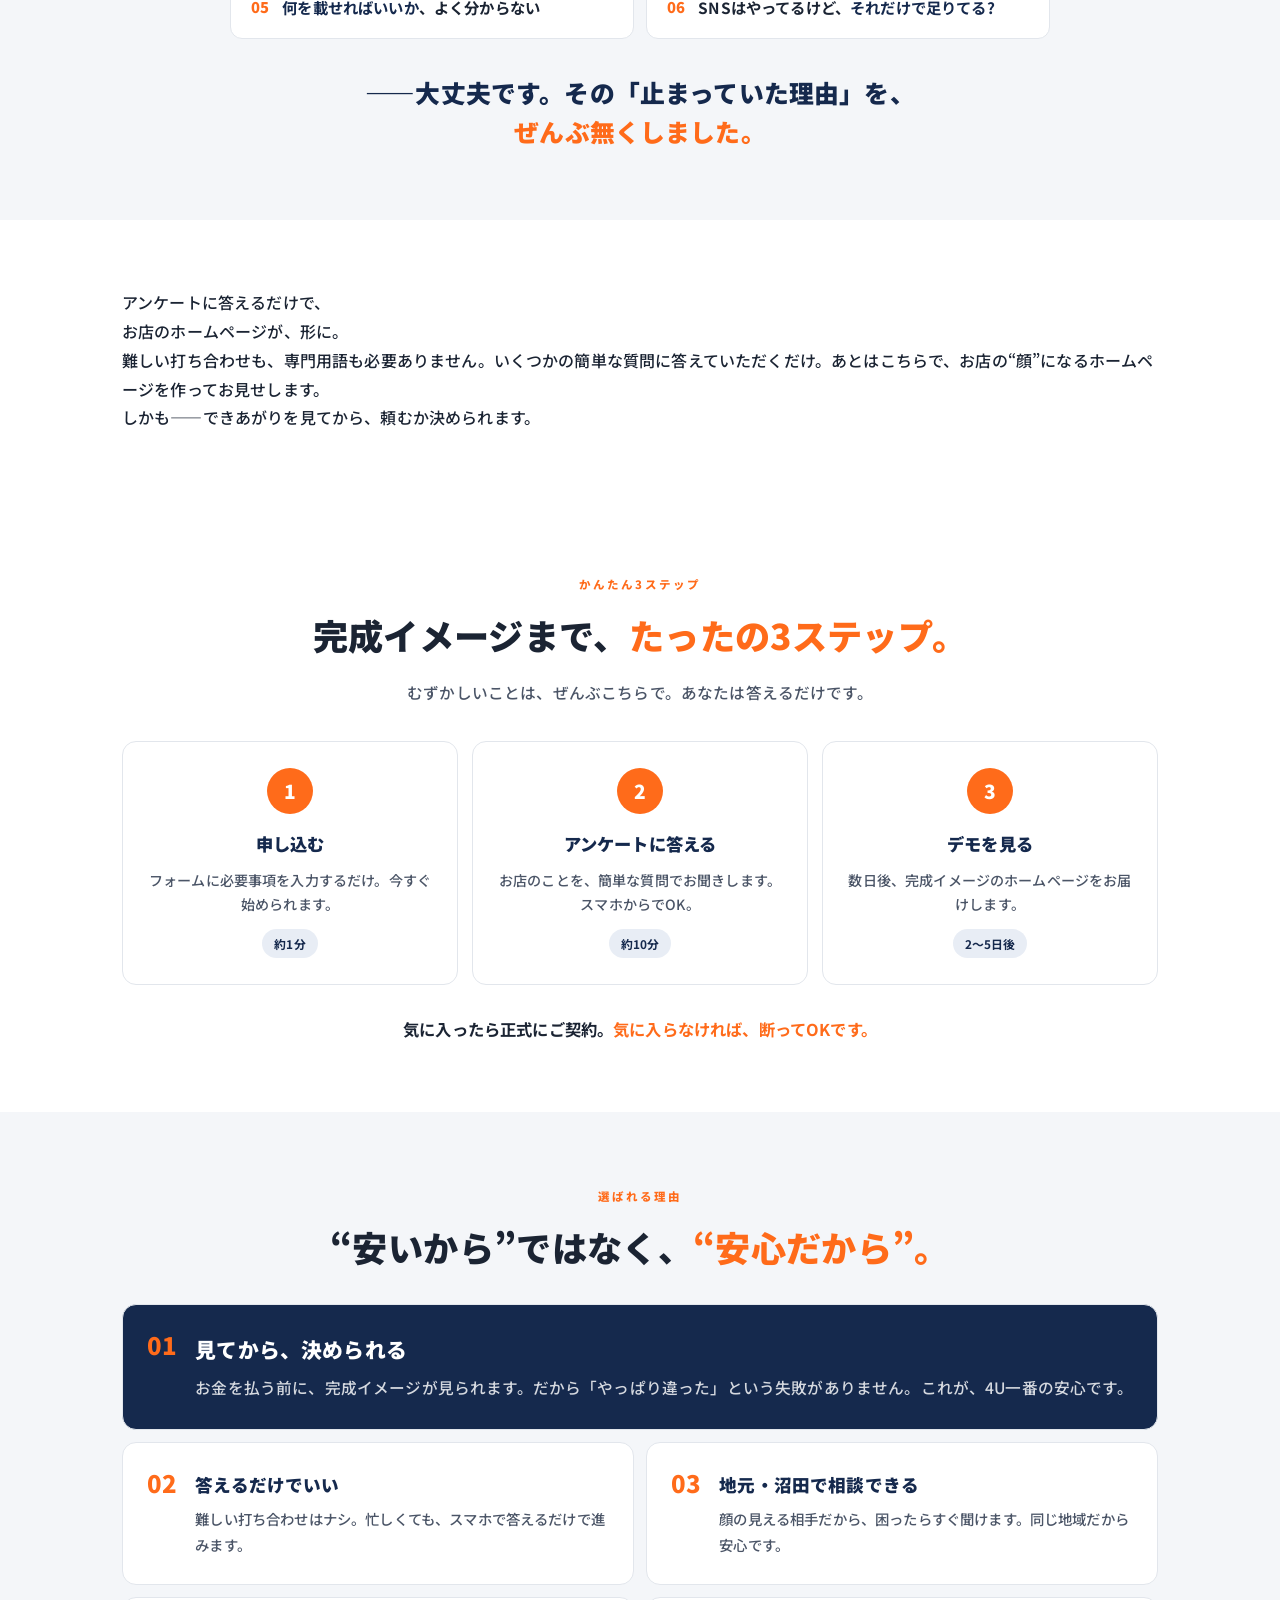
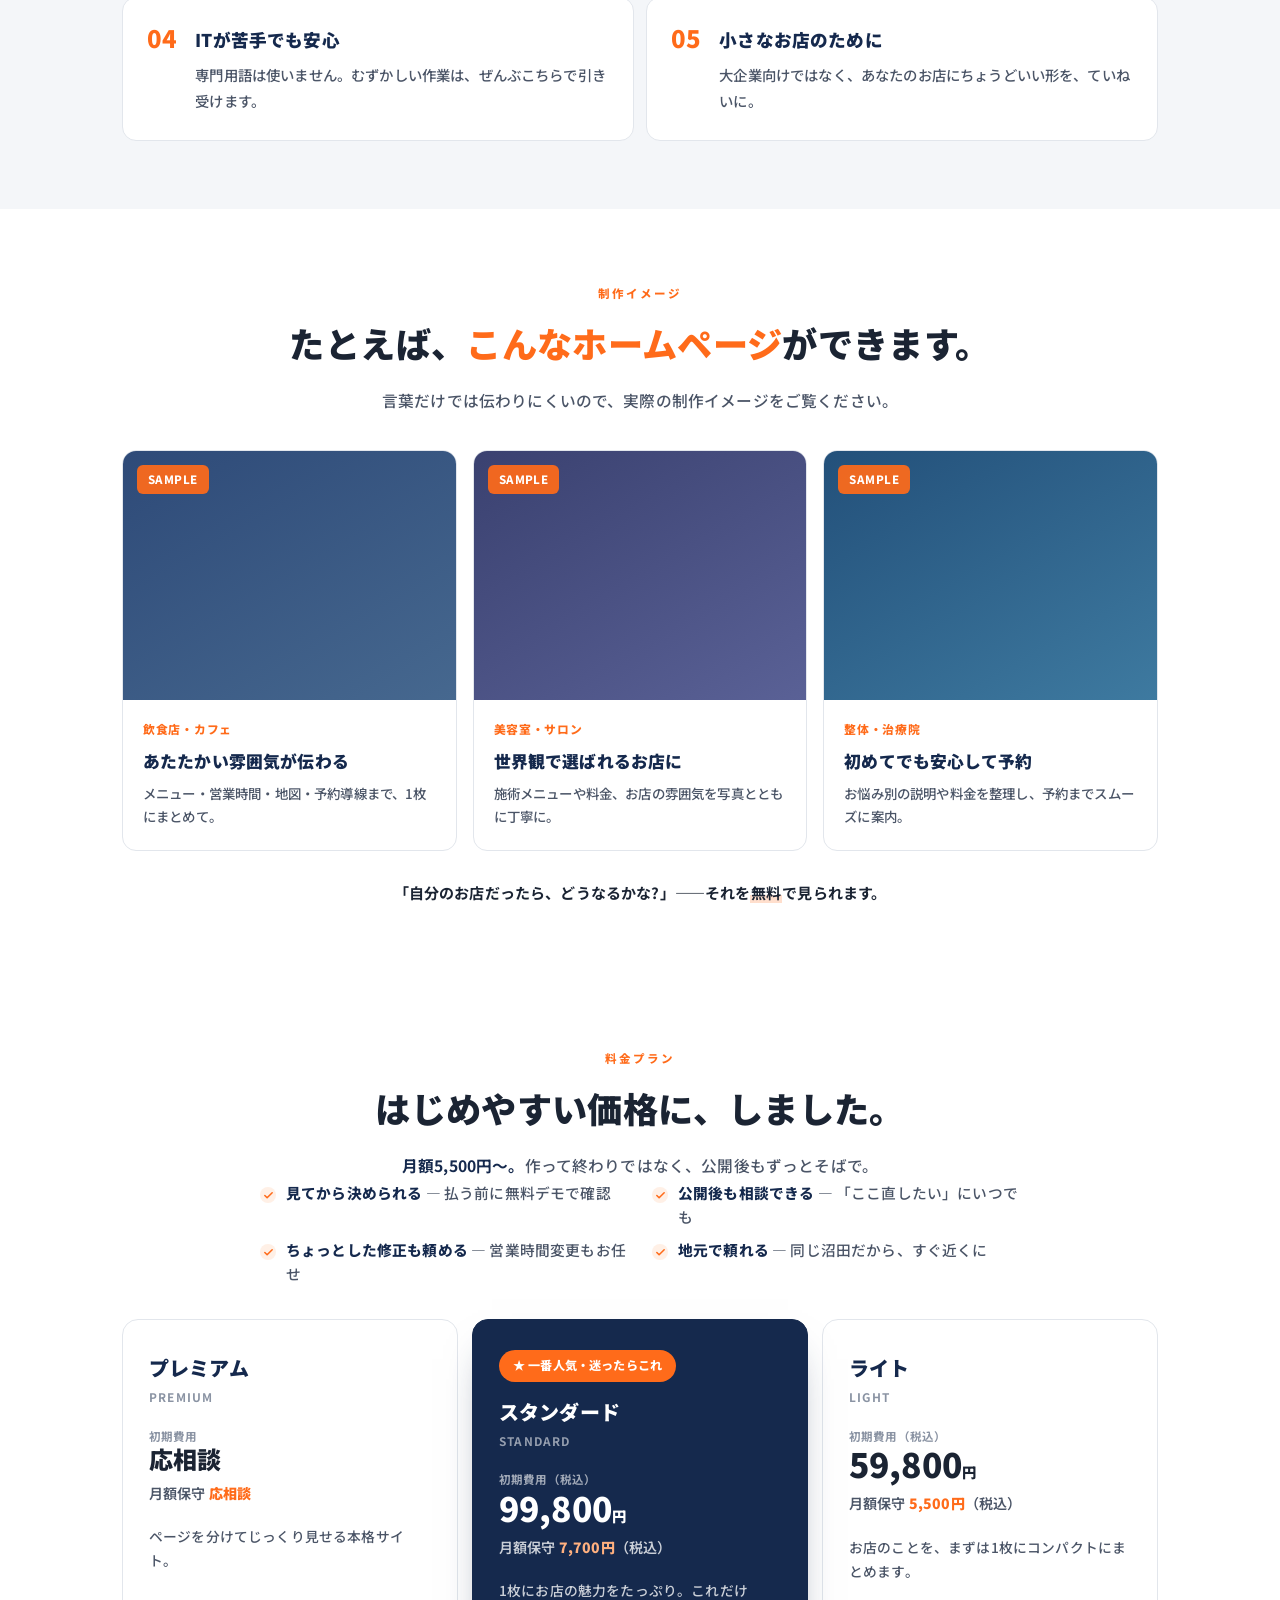
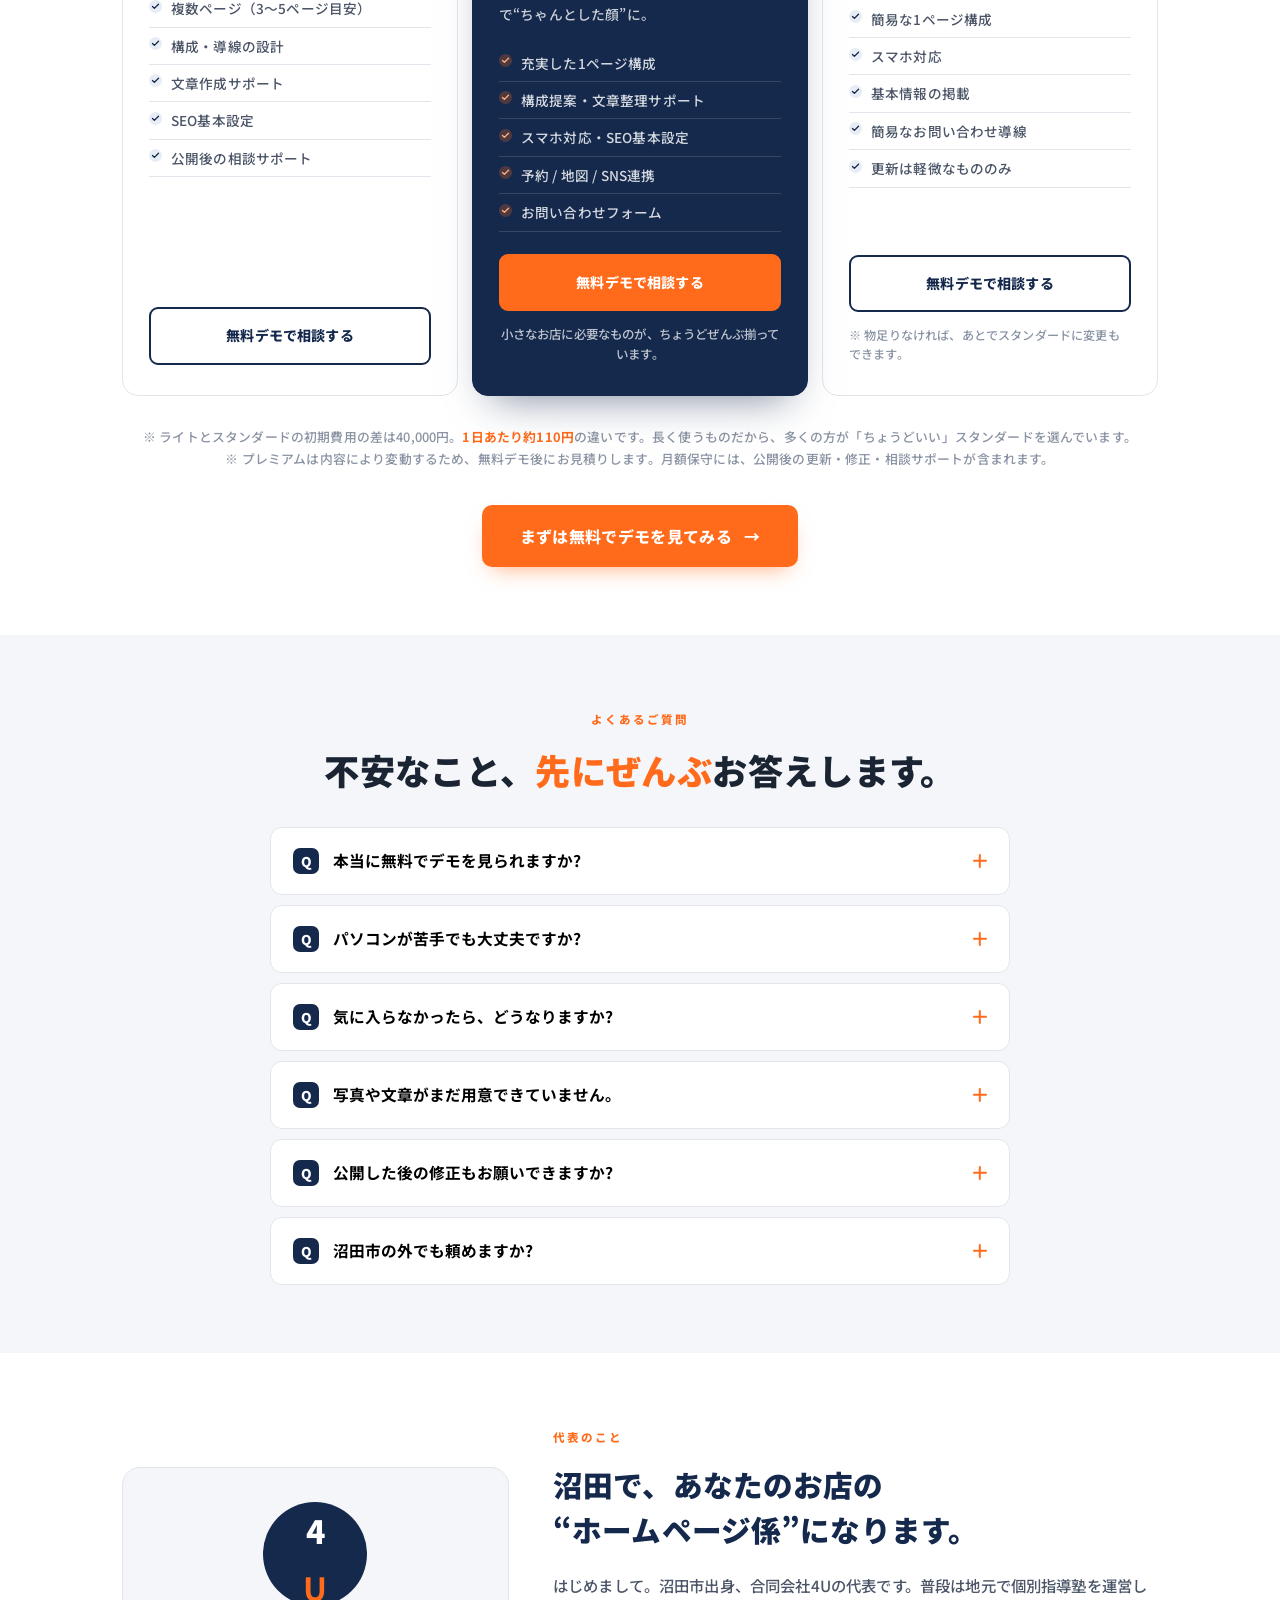
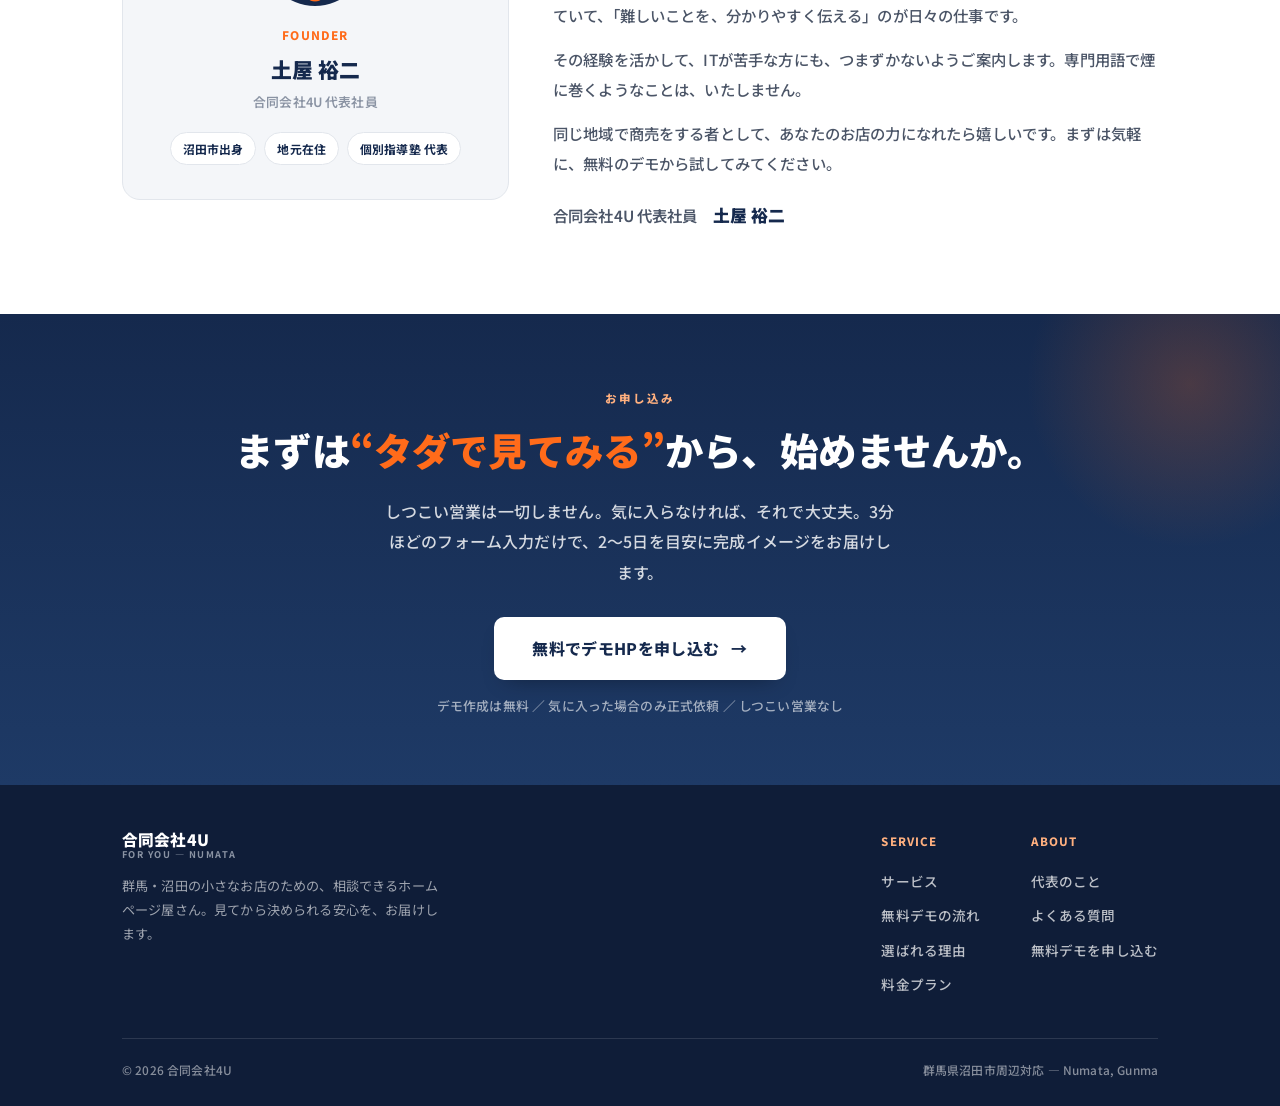
<file: lp/preview-full.html>
<!DOCTYPE html>
<html lang="ja">
<head>
<meta charset="UTF-8" />
<meta name="viewport" content="width=device-width, initial-scale=1.0" />
<title>4U 全体プレビュー（紺×オレンジ / 太めゴシック）</title>
<meta name="description" content="ITが苦手でも大丈夫。沼田の、相談できるホームページ屋さん。アンケートに答えるだけで完成イメージを無料でお作りします。" />
<link rel="preconnect" href="https://fonts.googleapis.com" />
<link rel="preconnect" href="https://fonts.gstatic.com" crossorigin />
<link href="https://fonts.googleapis.com/css2?family=Noto+Sans+JP:wght@400;500;700;800;900&display=swap" rel="stylesheet" />
<style>
:root{
  --bg:#FFFFFF;
  --bg-2:#F4F6F9;        /* 薄いブルーグレー面 */
  --navy:#15294D;        /* 深い紺ネイビー */
  --navy-2:#1E3A66;
  --navy-tint:#E8EDF5;
  --ink:#1B2433;         /* 本文濃 */
  --ink-2:#4B5567;       /* 本文淡 */
  --muted:#8A93A3;
  --line:#E2E6EC;
  --orange:#FF6B1A;      /* 鮮やかオレンジ */
  --orange-2:#E85A0C;
  --orange-tint:#FFF0E6;
  --easing:cubic-bezier(.22,.61,.36,1);
}
*{ margin:0; padding:0; box-sizing:border-box; }
html{ scroll-behavior:smooth; -webkit-text-size-adjust:100%; scroll-padding-top:66px; }
body{
  font-family:"Noto Sans JP",system-ui,-apple-system,"Hiragino Kaku Gothic ProN",sans-serif;
  background:var(--bg); color:var(--ink);
  font-weight:500; line-height:1.8; letter-spacing:.01em; font-size:16px;
  -webkit-font-smoothing:antialiased;
}
a{ color:inherit; text-decoration:none; }
ul{ list-style:none; }
button{ font-family:inherit; cursor:pointer; border:none; background:none; }
.wrap{ max-width:1080px; margin:0 auto; padding:0 22px; }
.narrow{ max-width:720px; margin-left:auto; margin-right:auto; }

/* rhythm — 余白しっかり詰める */
.sec{ padding:68px 0; }
.kicker{ display:inline-block; font-size:.72rem; font-weight:800; letter-spacing:.18em; color:var(--orange); margin-bottom:14px; }
.center{ text-align:center; }
.sec-title{ font-weight:900; font-size:clamp(1.55rem,4.4vw,2.2rem); line-height:1.5; letter-spacing:.01em; }
.sec-title .em{ color:var(--orange); }
.sec-lead{ margin-top:16px; font-weight:500; font-size:.98rem; line-height:1.9; color:var(--ink-2); }
.uline{ background:linear-gradient(transparent 62%, rgba(255,107,26,.22) 62%); padding:0 .05em; }

/* buttons */
.btn{
  display:inline-flex; align-items:center; justify-content:center; gap:12px;
  background:var(--orange); color:#fff; font-weight:800; font-size:1rem; letter-spacing:.02em;
  padding:17px 38px; border-radius:10px; box-shadow:0 10px 22px -10px rgba(255,107,26,.6);
  transition:.25s var(--easing);
}
.btn:hover{ background:var(--orange-2); transform:translateY(-2px); box-shadow:0 14px 26px -10px rgba(255,107,26,.7); }
.btn .arw{ transition:transform .25s var(--easing); }
.btn:hover .arw{ transform:translateX(4px); }
.btn-navy{ background:var(--navy); box-shadow:0 10px 22px -10px rgba(21,41,77,.5); }
.btn-navy:hover{ background:var(--navy-2); box-shadow:0 14px 26px -10px rgba(21,41,77,.6); }
.btn-white{ background:#fff; color:var(--navy); box-shadow:0 10px 22px -12px rgba(0,0,0,.4); }
.btn-white:hover{ background:var(--orange); color:#fff; }
.micro{ font-size:.8rem; font-weight:500; color:var(--muted); }
.textlink{ font-weight:700; color:var(--navy); border-bottom:2px solid var(--navy-tint); padding-bottom:2px; transition:.2s; }
.textlink:hover{ color:var(--orange); border-color:var(--orange); }

/* reveal (no-JS safe) */
.js .rv{ opacity:0; transform:translateY(18px); transition:opacity .6s var(--easing), transform .6s var(--easing); }
.js .rv.in{ opacity:1; transform:none; }
.d1{ transition-delay:.06s; } .d2{ transition-delay:.12s; } .d3{ transition-delay:.18s; }
@media(prefers-reduced-motion:reduce){ .js .rv{ opacity:1; transform:none; transition:none; } html{ scroll-behavior:auto; } }

/* header */
.header{ position:sticky; top:0; z-index:50; background:rgba(255,255,255,.92); backdrop-filter:blur(12px); border-bottom:1px solid transparent; transition:border-color .3s,box-shadow .3s; }
.header.scrolled{ border-bottom-color:var(--line); box-shadow:0 4px 18px -14px rgba(0,0,0,.4); }
.header-in{ display:flex; align-items:center; justify-content:space-between; height:64px; }
.brand{ display:flex; align-items:center; gap:10px; }
.brand .mk{ width:38px; height:38px; border-radius:9px; background:var(--navy); color:#fff; display:grid; place-items:center; font-weight:900; font-size:1.02rem; }
.brand .mk b{ color:var(--orange); }
.brand-name{ display:flex; flex-direction:column; line-height:1.15; font-weight:900; font-size:.98rem; color:var(--navy); }
.brand-name small{ font-size:.58rem; font-weight:700; letter-spacing:.16em; color:var(--muted); }
.nav{ display:flex; gap:26px; }
.nav a{ font-size:.86rem; font-weight:700; color:var(--ink-2); transition:color .2s; }
.nav a:hover{ color:var(--orange); }
.header-cta{ font-size:.84rem; font-weight:800; color:#fff; background:var(--orange); padding:10px 20px; border-radius:8px; transition:.2s; }
.header-cta:hover{ background:var(--orange-2); }
.burger{ display:none; width:40px; height:40px; flex-direction:column; gap:5px; align-items:center; justify-content:center; }
.burger span{ width:23px; height:2.5px; background:var(--navy); border-radius:2px; transition:.3s; }
.burger.open span:nth-child(1){ transform:translateY(7.5px) rotate(45deg); }
.burger.open span:nth-child(2){ opacity:0; }
.burger.open span:nth-child(3){ transform:translateY(-7.5px) rotate(-45deg); }
.drawer{ position:fixed; inset:64px 0 auto 0; z-index:49; background:#fff; border-bottom:1px solid var(--line); padding:12px 22px 22px; display:flex; flex-direction:column; gap:2px; transform:translateY(-10px); opacity:0; pointer-events:none; transition:.26s var(--easing); }
.drawer.open{ transform:none; opacity:1; pointer-events:auto; }
.drawer a{ padding:13px 4px; font-weight:700; font-size:.95rem; border-bottom:1px solid var(--bg-2); }
.drawer .btn{ margin-top:14px; width:100%; }
@media(max-width:840px){ .nav,.header-cta{ display:none; } .burger{ display:flex; } }

/* 1. hero */
.hero{ background:linear-gradient(180deg,var(--navy) 0%,var(--navy-2) 100%); color:#fff; position:relative; overflow:hidden; }
.hero::before{ content:""; position:absolute; top:-120px; right:-100px; width:380px; height:380px; border-radius:50%; background:radial-gradient(circle,rgba(255,107,26,.22),transparent 68%); }
.hero-in{ position:relative; z-index:1; text-align:center; padding:64px 0 56px; }
.hero .kicker{ color:#FFB07F; }
.hero h1{ font-weight:900; font-size:clamp(2rem,6.2vw,3.2rem); line-height:1.42; letter-spacing:.01em; }
.hero h1 .em{ color:var(--orange); position:relative; white-space:nowrap; }
.hero h1 .em::after{ content:""; position:absolute; left:0; right:0; bottom:-6px; height:4px; background:var(--orange); border-radius:2px; }
.hero .sub{ margin:24px auto 0; max-width:30em; font-weight:500; font-size:1.02rem; line-height:1.95; color:rgba(255,255,255,.85); }
.hero .cta{ margin-top:34px; display:flex; flex-direction:column; align-items:center; gap:14px; }
.hero .cta .micro{ color:rgba(255,255,255,.6); }
.meta{ margin:44px auto 0; max-width:680px; display:flex; background:rgba(255,255,255,.08); border:1px solid rgba(255,255,255,.14); border-radius:14px; overflow:hidden; }
.meta div{ flex:1; padding:20px 12px; text-align:center; }
.meta div + div{ border-left:1px solid rgba(255,255,255,.14); }
.meta .n{ font-weight:900; font-size:1.5rem; line-height:1.1; color:#fff; }
.meta .n .u{ font-size:.78rem; }
.meta .l{ margin-top:6px; font-size:.72rem; font-weight:600; color:rgba(255,255,255,.7); }
.hero-photo{ position:relative; z-index:1; height:clamp(180px,32vw,300px);
  background:linear-gradient(180deg,rgba(21,41,77,0) 50%,rgba(21,41,77,.55)),linear-gradient(120deg,#33507F,#22406B); display:flex; align-items:flex-end; }
.hero-photo .cap{ max-width:1080px; margin:0 auto; width:100%; padding:18px 22px; color:#fff; font-weight:700; font-size:clamp(.95rem,2.4vw,1.2rem); letter-spacing:.02em; }
.hero-photo .note{ position:absolute; top:10px; left:50%; transform:translateX(-50%); font-size:.66rem; color:rgba(255,255,255,.6); white-space:nowrap; }

/* 2. concerns */
.concerns{ background:var(--bg-2); }
.concern-grid{ display:grid; grid-template-columns:repeat(2,1fr); gap:12px; max-width:820px; margin:30px auto 0; }
.concern-grid li{ background:#fff; border:1px solid var(--line); border-radius:12px; padding:18px 20px; font-weight:700; font-size:.96rem; line-height:1.6; display:flex; gap:13px; align-items:flex-start; }
.concern-grid .no{ font-weight:900; font-size:.92rem; color:var(--orange); flex:0 0 auto; }
.concern-grid li b{ color:var(--navy); }
.concern-after{ text-align:center; margin-top:34px; }
.concern-after p{ font-weight:900; font-size:clamp(1.15rem,3.2vw,1.55rem); line-height:1.6; color:var(--navy); }
.concern-after .em{ color:var(--orange); }
@media(max-width:560px){ .concern-grid{ grid-template-columns:1fr; } }

/* 3. service */
.service .box{ background:var(--navy); color:#fff; border-radius:18px; padding:48px 40px; text-align:center; max-width:880px; margin:0 auto; position:relative; overflow:hidden; }
.service .box::before{ content:""; position:absolute; bottom:-80px; left:-60px; width:260px; height:260px; border-radius:50%; background:radial-gradient(circle,rgba(255,107,26,.18),transparent 70%); }
.service .lead-h{ position:relative; font-weight:900; font-size:clamp(1.3rem,3.6vw,1.85rem); line-height:1.6; }
.service .lead-h .em{ color:#FFB07F; }
.service p{ position:relative; margin-top:18px; font-weight:500; font-size:.98rem; line-height:1.9; color:rgba(255,255,255,.82); }
.service .punch{ position:relative; margin-top:24px; font-weight:900; font-size:1.12rem; color:#fff; }
.service .punch .em{ color:var(--orange); }

/* 4. flow */
.steps{ display:grid; grid-template-columns:repeat(3,1fr); gap:14px; margin-top:34px; }
.step{ background:#fff; border:1px solid var(--line); border-radius:14px; padding:26px 22px; text-align:center; position:relative; }
.step .no{ width:46px; height:46px; margin:0 auto 14px; border-radius:50%; background:var(--orange); color:#fff; display:grid; place-items:center; font-weight:900; font-size:1.2rem; }
.step h3{ font-weight:900; font-size:1.08rem; margin-bottom:8px; color:var(--navy); }
.step p{ font-weight:500; font-size:.88rem; line-height:1.75; color:var(--ink-2); }
.step .t{ display:inline-block; margin-top:12px; font-size:.74rem; font-weight:700; color:var(--navy); background:var(--navy-tint); padding:4px 12px; border-radius:99px; }
.flow-foot{ margin-top:30px; text-align:center; font-weight:700; font-size:1.02rem; color:var(--ink); }
.flow-foot .em{ color:var(--orange); }
@media(max-width:640px){ .steps{ grid-template-columns:1fr; } }

/* 5. reasons */
.reasons{ background:var(--bg-2); }
.reason-grid{ display:grid; grid-template-columns:repeat(2,1fr); gap:12px; margin-top:30px; }
.reason{ background:#fff; border:1px solid var(--line); border-radius:14px; padding:26px 24px; display:flex; gap:18px; align-items:flex-start; }
.reason.lead{ grid-column:1 / -1; background:var(--navy); color:#fff; }
.reason .no{ font-weight:900; font-size:1.5rem; color:var(--orange); flex:0 0 auto; line-height:1.2; }
.reason h3{ font-weight:900; font-size:1.1rem; margin-bottom:6px; color:var(--navy); }
.reason.lead h3{ color:#fff; font-size:1.3rem; }
.reason p{ font-weight:500; font-size:.9rem; line-height:1.8; color:var(--ink-2); }
.reason.lead p{ color:rgba(255,255,255,.82); font-size:.98rem; }
@media(max-width:640px){ .reason-grid{ grid-template-columns:1fr; } }

/* 6. gallery */
.gal-grid{ display:grid; grid-template-columns:repeat(3,1fr); gap:16px; margin-top:34px; }
.gal{ background:#fff; border:1px solid var(--line); border-radius:14px; overflow:hidden; }
.gal .ph{ aspect-ratio:4/3; position:relative; display:flex; align-items:flex-end; }
.gal .ph.cafe{ background:linear-gradient(150deg,#2E4A78,#46688F); }
.gal .ph.salon{ background:linear-gradient(150deg,#3A4170,#5A6196); }
.gal .ph.body{ background:linear-gradient(150deg,#23507A,#3E7AA0); }
.gal .ph .tag{ position:absolute; top:14px; left:14px; font-size:.72rem; font-weight:800; letter-spacing:.04em; color:#fff; background:rgba(255,107,26,.92); padding:4px 11px; border-radius:6px; }
.gal figcaption{ padding:18px 20px 22px; }
.gal .cat{ font-size:.74rem; font-weight:800; letter-spacing:.06em; color:var(--orange); }
.gal h3{ margin:6px 0 6px; font-weight:900; font-size:1.05rem; color:var(--navy); }
.gal p{ font-weight:500; font-size:.84rem; line-height:1.7; color:var(--ink-2); }
.gal-note{ margin-top:28px; text-align:center; font-weight:700; font-size:.94rem; color:var(--ink); }

/* 7. pricing */
.price-assure{ display:grid; grid-template-columns:repeat(2,1fr); gap:10px 24px; max-width:760px; margin:0 auto 34px; }
.price-assure li{ font-weight:500; font-size:.92rem; line-height:1.6; color:var(--ink-2); padding-left:26px; position:relative; }
.price-assure li b{ color:var(--navy); font-weight:800; }
.price-assure li::before{ content:""; position:absolute; left:0; top:.42em; width:16px; height:16px; border-radius:50%;
  background:var(--orange-tint) url("data:image/svg+xml,%3Csvg xmlns='http://www.w3.org/2000/svg' viewBox='0 0 24 24' fill='none' stroke='%23FF6B1A' stroke-width='3.4' stroke-linecap='round' stroke-linejoin='round'%3E%3Cpath d='M20 6 9 17l-5-5'/%3E%3C/svg%3E") center/11px no-repeat; }
.plans{ display:grid; grid-template-columns:repeat(3,1fr); gap:14px; align-items:stretch; }
.plan{ background:#fff; border:1px solid var(--line); border-radius:16px; padding:30px 26px; display:flex; flex-direction:column; }
.plan.best{ background:var(--navy); color:#fff; border-color:var(--navy); box-shadow:0 20px 40px -20px rgba(21,41,77,.6); position:relative; }
.plan .ribbon{ display:inline-block; font-weight:800; font-size:.76rem; color:#fff; background:var(--orange); padding:5px 14px; border-radius:99px; margin-bottom:12px; align-self:flex-start; }
.plan .pname{ font-weight:900; font-size:1.25rem; color:var(--navy); }
.plan.best .pname{ color:#fff; }
.plan .pen{ font-size:.74rem; font-weight:700; letter-spacing:.1em; color:var(--muted); margin-bottom:18px; }
.plan.best .pen{ color:rgba(255,255,255,.55); }
.plan .plabel{ font-size:.72rem; font-weight:700; color:var(--muted); }
.plan.best .plabel{ color:rgba(255,255,255,.6); }
.plan .pnum{ font-weight:900; font-size:2.1rem; line-height:1.1; color:var(--ink); }
.plan.best .pnum{ color:#fff; }
.plan .pnum small{ font-size:.9rem; }
.plan .pnum.soft{ font-size:1.5rem; }
.plan .pmonth{ margin-top:8px; font-weight:600; font-size:.88rem; color:var(--ink-2); }
.plan.best .pmonth{ color:rgba(255,255,255,.78); }
.plan .pmonth b{ color:var(--orange); font-weight:900; }
.plan.best .pmonth b{ color:#FFB07F; }
.plan .pdesc{ margin:18px 0; font-weight:500; font-size:.86rem; line-height:1.75; color:var(--ink-2); }
.plan.best .pdesc{ color:rgba(255,255,255,.78); }
.plan .pfeat{ margin-bottom:22px; flex:1; }
.plan .pfeat li{ font-weight:500; font-size:.85rem; line-height:1.5; padding:8px 0 8px 22px; position:relative; border-bottom:1px solid var(--line); color:var(--ink-2); }
.plan.best .pfeat li{ border-color:rgba(255,255,255,.14); color:rgba(255,255,255,.82); }
.plan .pfeat li::before{ content:""; position:absolute; left:0; top:.7em; width:13px; height:13px; border-radius:50%;
  background:var(--navy-tint) url("data:image/svg+xml,%3Csvg xmlns='http://www.w3.org/2000/svg' viewBox='0 0 24 24' fill='none' stroke='%2315294D' stroke-width='3.6' stroke-linecap='round' stroke-linejoin='round'%3E%3Cpath d='M20 6 9 17l-5-5'/%3E%3C/svg%3E") center/9px no-repeat; }
.plan.best .pfeat li::before{ background:rgba(255,107,26,.25) url("data:image/svg+xml,%3Csvg xmlns='http://www.w3.org/2000/svg' viewBox='0 0 24 24' fill='none' stroke='%23FFB07F' stroke-width='3.6' stroke-linecap='round' stroke-linejoin='round'%3E%3Cpath d='M20 6 9 17l-5-5'/%3E%3C/svg%3E") center/9px no-repeat; }
.plan .pcta{ display:block; text-align:center; font-weight:800; font-size:.88rem; padding:14px; border-radius:9px; border:2px solid var(--navy); color:var(--navy); transition:.2s; }
.plan .pcta:hover{ background:var(--navy); color:#fff; }
.plan.best .pcta{ background:var(--orange); border-color:var(--orange); color:#fff; }
.plan.best .pcta:hover{ background:var(--orange-2); border-color:var(--orange-2); }
.plan .pbest{ margin-top:14px; font-size:.78rem; font-weight:500; line-height:1.6; text-align:center; color:rgba(255,255,255,.72); }
.plan .pnote{ margin-top:14px; font-size:.76rem; font-weight:500; line-height:1.6; color:var(--muted); }
.price-foot{ margin-top:30px; font-weight:500; font-size:.8rem; line-height:1.75; color:var(--muted); text-align:center; }
.price-foot b{ color:var(--orange); font-weight:700; }
.price-cta{ margin-top:34px; text-align:center; }
@media(max-width:760px){ .plans{ grid-template-columns:1fr; } .price-assure{ grid-template-columns:1fr; } }

/* 8. faq */
.faq{ background:var(--bg-2); }
.faq-list{ max-width:740px; margin:30px auto 0; display:grid; gap:10px; }
.faq-item{ background:#fff; border:1px solid var(--line); border-radius:12px; overflow:hidden; }
.faq-q{ width:100%; display:flex; align-items:center; gap:14px; text-align:left; padding:20px 22px; font-weight:700; font-size:.98rem; }
.faq-q .qm{ flex:0 0 auto; width:26px; height:26px; border-radius:7px; background:var(--navy); color:#fff; display:grid; place-items:center; font-weight:900; font-size:.84rem; }
.faq-q .qt{ flex:1; }
.faq-q .sign{ flex:0 0 auto; width:14px; height:14px; position:relative; }
.faq-q .sign::before,.faq-q .sign::after{ content:""; position:absolute; background:var(--orange); transition:.3s var(--easing); }
.faq-q .sign::before{ top:50%; left:0; right:0; height:2.4px; transform:translateY(-50%); border-radius:2px; }
.faq-q .sign::after{ left:50%; top:0; bottom:0; width:2.4px; transform:translateX(-50%); border-radius:2px; }
.faq-item.open .sign::after{ transform:translateX(-50%) scaleY(0); }
.faq-a{ max-height:0; overflow:hidden; transition:max-height .4s var(--easing); }
.faq-a-in{ padding:0 22px 22px 62px; font-weight:500; font-size:.9rem; line-height:1.85; color:var(--ink-2); }

/* 9. founder */
.founder-grid{ display:grid; grid-template-columns:.78fr 1.22fr; gap:44px; align-items:center; }
.founder-card{ background:var(--bg-2); border:1px solid var(--line); border-radius:18px; padding:34px 28px; text-align:center; }
.founder-card .av{ width:104px; height:104px; margin:0 auto 18px; border-radius:50%; background:var(--navy); display:grid; place-items:center; font-weight:900; font-size:2rem; color:#fff; }
.founder-card .av b{ color:var(--orange); }
.founder-card .role{ font-size:.74rem; font-weight:800; letter-spacing:.1em; color:var(--orange); }
.founder-card .nm{ margin:6px 0 2px; font-weight:900; font-size:1.3rem; color:var(--navy); }
.founder-card .ti{ font-size:.8rem; font-weight:600; color:var(--muted); }
.founder-card .tags{ margin-top:18px; display:flex; flex-wrap:wrap; gap:8px; justify-content:center; }
.founder-card .tags span{ font-size:.74rem; font-weight:700; color:var(--navy); background:#fff; border:1px solid var(--line); padding:5px 12px; border-radius:99px; }
.founder-body h2{ font-weight:900; font-size:clamp(1.35rem,3.6vw,1.85rem); line-height:1.55; margin-bottom:18px; color:var(--navy); }
.founder-body p{ font-weight:500; line-height:1.95; color:var(--ink-2); margin-bottom:14px; font-size:.96rem; }
.founder-body .sign{ margin-top:20px; font-weight:600; }
.founder-body .sign b{ font-weight:900; font-size:1.05rem; color:var(--navy); }
@media(max-width:780px){ .founder-grid{ grid-template-columns:1fr; gap:28px; } .founder-card{ max-width:340px; margin:0 auto; } }

/* 10. contact */
.contact{ background:linear-gradient(180deg,var(--navy),var(--navy-2)); color:#fff; text-align:center; position:relative; overflow:hidden; }
.contact::before{ content:""; position:absolute; top:-100px; right:-80px; width:340px; height:340px; border-radius:50%; background:radial-gradient(circle,rgba(255,107,26,.22),transparent 68%); }
.contact-in{ position:relative; z-index:1; }
.contact .kicker{ color:#FFB07F; }
.contact h2{ font-weight:900; font-size:clamp(1.6rem,4.6vw,2.4rem); line-height:1.45; }
.contact h2 .em{ color:var(--orange); }
.contact .lead{ margin:18px auto 0; max-width:32em; font-weight:500; line-height:1.9; color:rgba(255,255,255,.82); }
.contact .row{ margin-top:30px; display:flex; flex-direction:column; align-items:center; gap:14px; }
.contact .micro{ color:rgba(255,255,255,.6); }

/* footer */
.footer{ padding:46px 0 26px; background:#0F1D38; color:#fff; }
.footer-top{ display:flex; justify-content:space-between; gap:40px; flex-wrap:wrap; }
.footer-brand{ max-width:320px; }
.footer-brand .brand-name{ color:#fff; }
.footer-brand p{ margin-top:14px; font-weight:400; font-size:.82rem; line-height:1.85; color:rgba(255,255,255,.6); }
.footer-nav{ display:flex; gap:50px; flex-wrap:wrap; }
.footer-nav h4{ font-size:.72rem; font-weight:800; letter-spacing:.1em; color:#FFB07F; margin-bottom:12px; }
.footer-nav a{ display:block; font-weight:500; font-size:.85rem; color:rgba(255,255,255,.72); padding:5px 0; transition:color .2s; }
.footer-nav a:hover{ color:#fff; }
.footer-bottom{ margin-top:36px; padding-top:20px; border-top:1px solid rgba(255,255,255,.12); display:flex; justify-content:space-between; gap:12px; flex-wrap:wrap; font-size:.74rem; color:rgba(255,255,255,.5); }

.pv{ background:var(--orange); color:#fff; text-align:center; font-size:.74rem; font-weight:700; letter-spacing:.02em; padding:9px; }

@media(max-width:520px){
  .sec{ padding:54px 0; }
  .meta{ flex-wrap:wrap; } .meta div{ flex:1 0 33%; } .meta div + div{ }
  .footer-top{ flex-direction:column; gap:26px; }
}
</style>
</head>
<body id="top">

<div class="pv">PREVIEW（全体） — 紺×オレンジ / 太めゴシック / 余白を詰めた版。画像は実写が入る想定です。</div>

<header class="header" id="header">
  <div class="wrap header-in">
    <a href="#top" class="brand"><span class="mk">4<b>U</b></span><span class="brand-name">合同会社4U<small>FOR YOU — NUMATA</small></span></a>
    <nav class="nav">
      <a href="#concerns">お悩み</a><a href="#service">サービス</a><a href="#flow">流れ</a>
      <a href="#reasons">選ばれる理由</a><a href="#pricing">料金</a><a href="#faq">よくある質問</a>
    </nav>
    <a href="#contact" class="header-cta">無料デモを見てみる</a>
    <button class="burger" id="burger" aria-label="メニュー" aria-expanded="false"><span></span><span></span><span></span></button>
  </div>
</header>
<nav class="drawer" id="drawer">
  <a href="#concerns">お悩み</a><a href="#service">サービス</a><a href="#flow">無料デモの流れ</a>
  <a href="#reasons">選ばれる理由</a><a href="#pricing">料金</a><a href="#faq">よくある質問</a><a href="#founder">代表のこと</a>
  <a href="#contact" class="btn">無料デモを見てみる</a>
</nav>

<main>

  <!-- 1. hero -->
  <section class="hero">
    <div class="wrap hero-in">
      <span class="kicker rv">群馬・沼田の小さなお店のために</span>
      <h1 class="rv d1">ホームページ、<br /><span class="em">見てから</span>決めませんか。</h1>
      <p class="sub rv d2">ITが苦手でも、大丈夫。沼田の、相談できるホームページ屋さんです。アンケートに答えるだけで、完成イメージを無料でお作りします。</p>
      <div class="cta rv d2">
        <a href="#contact" class="btn">まずは無料でデモを見てみる<span class="arw">→</span></a>
        <span class="micro">気に入らなければ、断ってOK。費用はかかりません。</span>
      </div>
      <div class="meta rv d3">
        <div><div class="n">2〜5<span class="u">日</span></div><div class="l">完成イメージをお届け</div></div>
        <div><div class="n">¥0</div><div class="l">デモ作成は無料</div></div>
        <div><div class="n">5,500<span class="u">円〜</span></div><div class="l">月額・公開後も安心</div></div>
      </div>
    </div>
    <div class="hero-photo rv">
      <span class="note">※ ここに実写が入ります（現在はイメージ）</span>
      <div class="cap">あなたのお店の魅力を、まっすぐ届けるページを。</div>
    </div>
  </section>

  <!-- 2. concerns -->
  <section class="sec concerns" id="concerns">
    <div class="wrap">
      <div class="center">
        <span class="kicker rv">お悩み</span>
        <h2 class="sec-title rv d1">“そろそろウチもホームページ…”で、<br />止まっていませんか?</h2>
      </div>
      <ul class="concern-grid">
        <li class="rv"><span class="no">01</span><span>作りたいけれど、<b>高そう</b>で踏み出せない</span></li>
        <li class="rv"><span class="no">02</span><span>お金を払って、<b>ダサいの作られたら</b>怖い</span></li>
        <li class="rv"><span class="no">03</span><span>パソコンは苦手。<b>自分には無理</b>かも</span></li>
        <li class="rv"><span class="no">04</span><span>忙しくて、<b>そんな時間はとれない</b></span></li>
        <li class="rv"><span class="no">05</span><span><b>何を載せればいいか</b>、よく分からない</span></li>
        <li class="rv"><span class="no">06</span><span>SNSはやってるけど、<b>それだけで足りてる?</b></span></li>
      </ul>
      <div class="concern-after rv">
        <p>——大丈夫です。その「止まっていた理由」を、<br /><span class="em">ぜんぶ無くしました。</span></p>
      </div>
    </div>
  </section>

  <!-- 3. service -->
  <section class="sec" id="service">
    <div class="wrap">
      <div class="box rv">
        <p class="lead-h">アンケートに答えるだけで、<br /><span class="em">お店のホームページが、形に。</span></p>
        <p>難しい打ち合わせも、専門用語も必要ありません。いくつかの簡単な質問に答えていただくだけ。あとはこちらで、お店の“顔”になるホームページを作ってお見せします。</p>
        <p class="punch">しかも——<span class="em">できあがりを見てから、頼むか決められます。</span></p>
      </div>
    </div>
  </section>

  <!-- 4. flow -->
  <section class="sec" id="flow">
    <div class="wrap">
      <div class="center">
        <span class="kicker rv">かんたん3ステップ</span>
        <h2 class="sec-title rv d1">完成イメージまで、<span class="em">たったの3ステップ。</span></h2>
        <p class="sec-lead rv d2">むずかしいことは、ぜんぶこちらで。あなたは答えるだけです。</p>
      </div>
      <div class="steps">
        <div class="step rv"><div class="no">1</div><h3>申し込む</h3><p>フォームに必要事項を入力するだけ。今すぐ始められます。</p><span class="t">約1分</span></div>
        <div class="step rv d1"><div class="no">2</div><h3>アンケートに答える</h3><p>お店のことを、簡単な質問でお聞きします。スマホからでOK。</p><span class="t">約10分</span></div>
        <div class="step rv d2"><div class="no">3</div><h3>デモを見る</h3><p>数日後、完成イメージのホームページをお届けします。</p><span class="t">2〜5日後</span></div>
      </div>
      <p class="flow-foot rv">気に入ったら正式にご契約。<span class="em">気に入らなければ、断ってOKです。</span></p>
    </div>
  </section>

  <!-- 5. reasons -->
  <section class="sec reasons" id="reasons">
    <div class="wrap">
      <div class="center">
        <span class="kicker rv">選ばれる理由</span>
        <h2 class="sec-title rv d1">“安いから”ではなく、<span class="em">“安心だから”。</span></h2>
      </div>
      <div class="reason-grid">
        <div class="reason lead rv"><div class="no">01</div><div><h3>見てから、決められる</h3><p>お金を払う前に、完成イメージが見られます。だから「やっぱり違った」という失敗がありません。これが、4U一番の安心です。</p></div></div>
        <div class="reason rv"><div class="no">02</div><div><h3>答えるだけでいい</h3><p>難しい打ち合わせはナシ。忙しくても、スマホで答えるだけで進みます。</p></div></div>
        <div class="reason rv"><div class="no">03</div><div><h3>地元・沼田で相談できる</h3><p>顔の見える相手だから、困ったらすぐ聞けます。同じ地域だから安心です。</p></div></div>
        <div class="reason rv"><div class="no">04</div><div><h3>ITが苦手でも安心</h3><p>専門用語は使いません。むずかしい作業は、ぜんぶこちらで引き受けます。</p></div></div>
        <div class="reason rv"><div class="no">05</div><div><h3>小さなお店のために</h3><p>大企業向けではなく、あなたのお店にちょうどいい形を、ていねいに。</p></div></div>
      </div>
    </div>
  </section>

  <!-- 6. gallery -->
  <section class="sec" id="gallery">
    <div class="wrap">
      <div class="center">
        <span class="kicker rv">制作イメージ</span>
        <h2 class="sec-title rv d1">たとえば、<span class="em">こんなホームページ</span>ができます。</h2>
        <p class="sec-lead rv d2">言葉だけでは伝わりにくいので、実際の制作イメージをご覧ください。</p>
      </div>
      <div class="gal-grid">
        <figure class="gal rv"><div class="ph cafe"><span class="tag">SAMPLE</span></div><figcaption><div class="cat">飲食店・カフェ</div><h3>あたたかい雰囲気が伝わる</h3><p>メニュー・営業時間・地図・予約導線まで、1枚にまとめて。</p></figcaption></figure>
        <figure class="gal rv d1"><div class="ph salon"><span class="tag">SAMPLE</span></div><figcaption><div class="cat">美容室・サロン</div><h3>世界観で選ばれるお店に</h3><p>施術メニューや料金、お店の雰囲気を写真とともに丁寧に。</p></figcaption></figure>
        <figure class="gal rv d2"><div class="ph body"><span class="tag">SAMPLE</span></div><figcaption><div class="cat">整体・治療院</div><h3>初めてでも安心して予約</h3><p>お悩み別の説明や料金を整理し、予約までスムーズに案内。</p></figcaption></figure>
      </div>
      <p class="gal-note rv">「自分のお店だったら、どうなるかな?」——それを<span class="uline">無料</span>で見られます。</p>
    </div>
  </section>

  <!-- 7. pricing -->
  <section class="sec" id="pricing">
    <div class="wrap">
      <div class="center">
        <span class="kicker rv">料金プラン</span>
        <h2 class="sec-title rv d1">はじめやすい価格に、しました。</h2>
        <p class="sec-lead rv d2"><b style="color:var(--navy)">月額5,500円〜。</b>作って終わりではなく、公開後もずっとそばで。</p>
      </div>
      <ul class="price-assure rv">
        <li><b>見てから決められる</b> ― 払う前に無料デモで確認</li>
        <li><b>公開後も相談できる</b> ― 「ここ直したい」にいつでも</li>
        <li><b>ちょっとした修正も頼める</b> ― 営業時間変更もお任せ</li>
        <li><b>地元で頼れる</b> ― 同じ沼田だから、すぐ近くに</li>
      </ul>

      <div class="plans rv">
        <div class="plan">
          <span class="pname">プレミアム</span>
          <p class="pen">PREMIUM</p>
          <p class="plabel">初期費用</p>
          <p class="pnum soft">応相談</p>
          <p class="pmonth">月額保守 <b>応相談</b></p>
          <p class="pdesc">ページを分けてじっくり見せる本格サイト。</p>
          <ul class="pfeat"><li>複数ページ（3〜5ページ目安）</li><li>構成・導線の設計</li><li>文章作成サポート</li><li>SEO基本設定</li><li>公開後の相談サポート</li></ul>
          <a href="#contact" class="pcta">無料デモで相談する</a>
        </div>
        <div class="plan best">
          <span class="ribbon">★ 一番人気・迷ったらこれ</span>
          <span class="pname">スタンダード</span>
          <p class="pen">STANDARD</p>
          <p class="plabel">初期費用（税込）</p>
          <p class="pnum">99,800<small>円</small></p>
          <p class="pmonth">月額保守 <b>7,700円</b>（税込）</p>
          <p class="pdesc">1枚にお店の魅力をたっぷり。これだけで“ちゃんとした顔”に。</p>
          <ul class="pfeat"><li>充実した1ページ構成</li><li>構成提案・文章整理サポート</li><li>スマホ対応・SEO基本設定</li><li>予約 / 地図 / SNS連携</li><li>お問い合わせフォーム</li></ul>
          <a href="#contact" class="pcta">無料デモで相談する</a>
          <p class="pbest">小さなお店に必要なものが、ちょうどぜんぶ揃っています。</p>
        </div>
        <div class="plan">
          <span class="pname">ライト</span>
          <p class="pen">LIGHT</p>
          <p class="plabel">初期費用（税込）</p>
          <p class="pnum">59,800<small>円</small></p>
          <p class="pmonth">月額保守 <b>5,500円</b>（税込）</p>
          <p class="pdesc">お店のことを、まずは1枚にコンパクトにまとめます。</p>
          <ul class="pfeat"><li>簡易な1ページ構成</li><li>スマホ対応</li><li>基本情報の掲載</li><li>簡易なお問い合わせ導線</li><li>更新は軽微なもののみ</li></ul>
          <a href="#contact" class="pcta">無料デモで相談する</a>
          <p class="pnote">※ 物足りなければ、あとでスタンダードに変更もできます。</p>
        </div>
      </div>

      <p class="price-foot rv">※ ライトとスタンダードの初期費用の差は40,000円。<b>1日あたり約110円</b>の違いです。長く使うものだから、多くの方が「ちょうどいい」スタンダードを選んでいます。<br />※ プレミアムは内容により変動するため、無料デモ後にお見積りします。月額保守には、公開後の更新・修正・相談サポートが含まれます。</p>

      <div class="price-cta rv"><a href="#contact" class="btn">まずは無料でデモを見てみる<span class="arw">→</span></a></div>
    </div>
  </section>

  <!-- 8. faq -->
  <section class="sec faq" id="faq">
    <div class="wrap">
      <div class="center">
        <span class="kicker rv">よくあるご質問</span>
        <h2 class="sec-title rv d1">不安なこと、<span class="em">先にぜんぶ</span>お答えします。</h2>
      </div>
      <div class="faq-list rv">
        <div class="faq-item"><button class="faq-q"><span class="qm">Q</span><span class="qt">本当に無料でデモを見られますか?</span><span class="sign"></span></button><div class="faq-a"><div class="faq-a-in">はい。デモをご確認いただくまで、一切費用はかかりません。気に入った場合のみ、正式にご依頼いただけます。</div></div></div>
        <div class="faq-item"><button class="faq-q"><span class="qm">Q</span><span class="qt">パソコンが苦手でも大丈夫ですか?</span><span class="sign"></span></button><div class="faq-a"><div class="faq-a-in">大丈夫です。スマホで簡単な質問に答えるだけでOK。専門用語は使わず、分かりやすくご案内します。</div></div></div>
        <div class="faq-item"><button class="faq-q"><span class="qm">Q</span><span class="qt">気に入らなかったら、どうなりますか?</span><span class="sign"></span></button><div class="faq-a"><div class="faq-a-in">遠慮なく断ってください。費用は一切発生しません。しつこい営業もしませんので、ご安心ください。</div></div></div>
        <div class="faq-item"><button class="faq-q"><span class="qm">Q</span><span class="qt">写真や文章がまだ用意できていません。</span><span class="sign"></span></button><div class="faq-a"><div class="faq-a-in">問題ありません。いまある情報をもとにまず試作し、必要な素材は一緒に整理していきます。文章づくりもお手伝いします。</div></div></div>
        <div class="faq-item"><button class="faq-q"><span class="qm">Q</span><span class="qt">公開した後の修正もお願いできますか?</span><span class="sign"></span></button><div class="faq-a"><div class="faq-a-in">はい。月額保守に、軽微な修正・表示チェック・相談サポートが含まれます。「ここ直したい」にいつでも対応します。</div></div></div>
        <div class="faq-item"><button class="faq-q"><span class="qm">Q</span><span class="qt">沼田市の外でも頼めますか?</span><span class="sign"></span></button><div class="faq-a"><div class="faq-a-in">はい、沼田市周辺も対応しています。オンラインでのご相談も可能です。お気軽にお問い合わせください。</div></div></div>
      </div>
    </div>
  </section>

  <!-- 9. founder -->
  <section class="sec" id="founder">
    <div class="wrap founder-grid">
      <aside class="founder-card rv">
        <div class="av">4<b>U</b></div>
        <p class="role">FOUNDER</p>
        <p class="nm">土屋 裕二</p>
        <p class="ti">合同会社4U 代表社員</p>
        <div class="tags"><span>沼田市出身</span><span>地元在住</span><span>個別指導塾 代表</span></div>
      </aside>
      <div class="founder-body">
        <span class="kicker rv">代表のこと</span>
        <h2 class="rv d1">沼田で、あなたのお店の<br />“ホームページ係”になります。</h2>
        <p class="rv d1">はじめまして。沼田市出身、合同会社4Uの代表です。普段は地元で個別指導塾を運営していて、「難しいことを、分かりやすく伝える」のが日々の仕事です。</p>
        <p class="rv d2">その経験を活かして、ITが苦手な方にも、つまずかないようご案内します。専門用語で煙に巻くようなことは、いたしません。</p>
        <p class="rv d2">同じ地域で商売をする者として、あなたのお店の力になれたら嬉しいです。まずは気軽に、無料のデモから試してみてください。</p>
        <p class="sign rv d3">合同会社4U 代表社員　<b>土屋 裕二</b></p>
      </div>
    </div>
  </section>

  <!-- 10. contact -->
  <section class="sec contact" id="contact">
    <div class="wrap contact-in">
      <span class="kicker rv">お申し込み</span>
      <h2 class="rv d1">まずは<span class="em">“タダで見てみる”</span>から、始めませんか。</h2>
      <p class="lead rv d2">しつこい営業は一切しません。気に入らなければ、それで大丈夫。3分ほどのフォーム入力だけで、2〜5日を目安に完成イメージをお届けします。</p>
      <div class="row rv d2">
        <a href="https://docs.google.com/forms/d/e/1FAIpQLSeW2J1htSPXWIAFzeyLr_OVemyHssLpFc_5MXznLi2BgF3zUQ/viewform" class="btn btn-white" target="_blank" rel="noopener noreferrer">無料でデモHPを申し込む<span class="arw">→</span></a>
        <span class="micro">デモ作成は無料 ／ 気に入った場合のみ正式依頼 ／ しつこい営業なし</span>
      </div>
    </div>
  </section>

</main>

<footer class="footer">
  <div class="wrap">
    <div class="footer-top">
      <div class="footer-brand">
        <span class="brand-name">合同会社4U<small>FOR YOU — NUMATA</small></span>
        <p>群馬・沼田の小さなお店のための、相談できるホームページ屋さん。見てから決められる安心を、お届けします。</p>
      </div>
      <nav class="footer-nav">
        <div><h4>SERVICE</h4><a href="#service">サービス</a><a href="#flow">無料デモの流れ</a><a href="#reasons">選ばれる理由</a><a href="#pricing">料金プラン</a></div>
        <div><h4>ABOUT</h4><a href="#founder">代表のこと</a><a href="#faq">よくある質問</a><a href="#contact">無料デモを申し込む</a></div>
      </nav>
    </div>
    <div class="footer-bottom"><span>© <span id="year">2026</span> 合同会社4U</span><span>群馬県沼田市周辺対応 — Numata, Gunma</span></div>
  </div>
</footer>

<script>
(function(){
  "use strict";
  document.documentElement.classList.add("js");
  var header=document.getElementById("header");
  var burger=document.getElementById("burger");
  var drawer=document.getElementById("drawer");
  function onScroll(){ if(header) header.classList.toggle("scrolled",(window.pageYOffset||0)>12); }
  window.addEventListener("scroll",onScroll,{passive:true}); onScroll();
  if(burger&&drawer){
    burger.addEventListener("click",function(){
      var o=drawer.classList.toggle("open"); burger.classList.toggle("open",o);
      burger.setAttribute("aria-expanded",o?"true":"false");
    });
    drawer.querySelectorAll("a").forEach(function(a){a.addEventListener("click",function(){drawer.classList.remove("open");burger.classList.remove("open");});});
  }
  document.querySelectorAll(".faq-item").forEach(function(it){
    var q=it.querySelector(".faq-q"), a=it.querySelector(".faq-a");
    q.addEventListener("click",function(){ var o=it.classList.toggle("open"); a.style.maxHeight=o?a.scrollHeight+"px":null; });
  });
  var y=document.getElementById("year"); if(y) y.textContent=new Date().getFullYear();
  if("IntersectionObserver" in window){
    var io=new IntersectionObserver(function(es){es.forEach(function(e){if(e.isIntersecting){e.target.classList.add("in");io.unobserve(e.target);}});},{threshold:.1,rootMargin:"0px 0px -5% 0px"});
    document.querySelectorAll(".rv").forEach(function(el){io.observe(el);});
  }else{ document.querySelectorAll(".rv").forEach(function(el){el.classList.add("in");}); }
})();
</script>
</body>
</html>
</file>
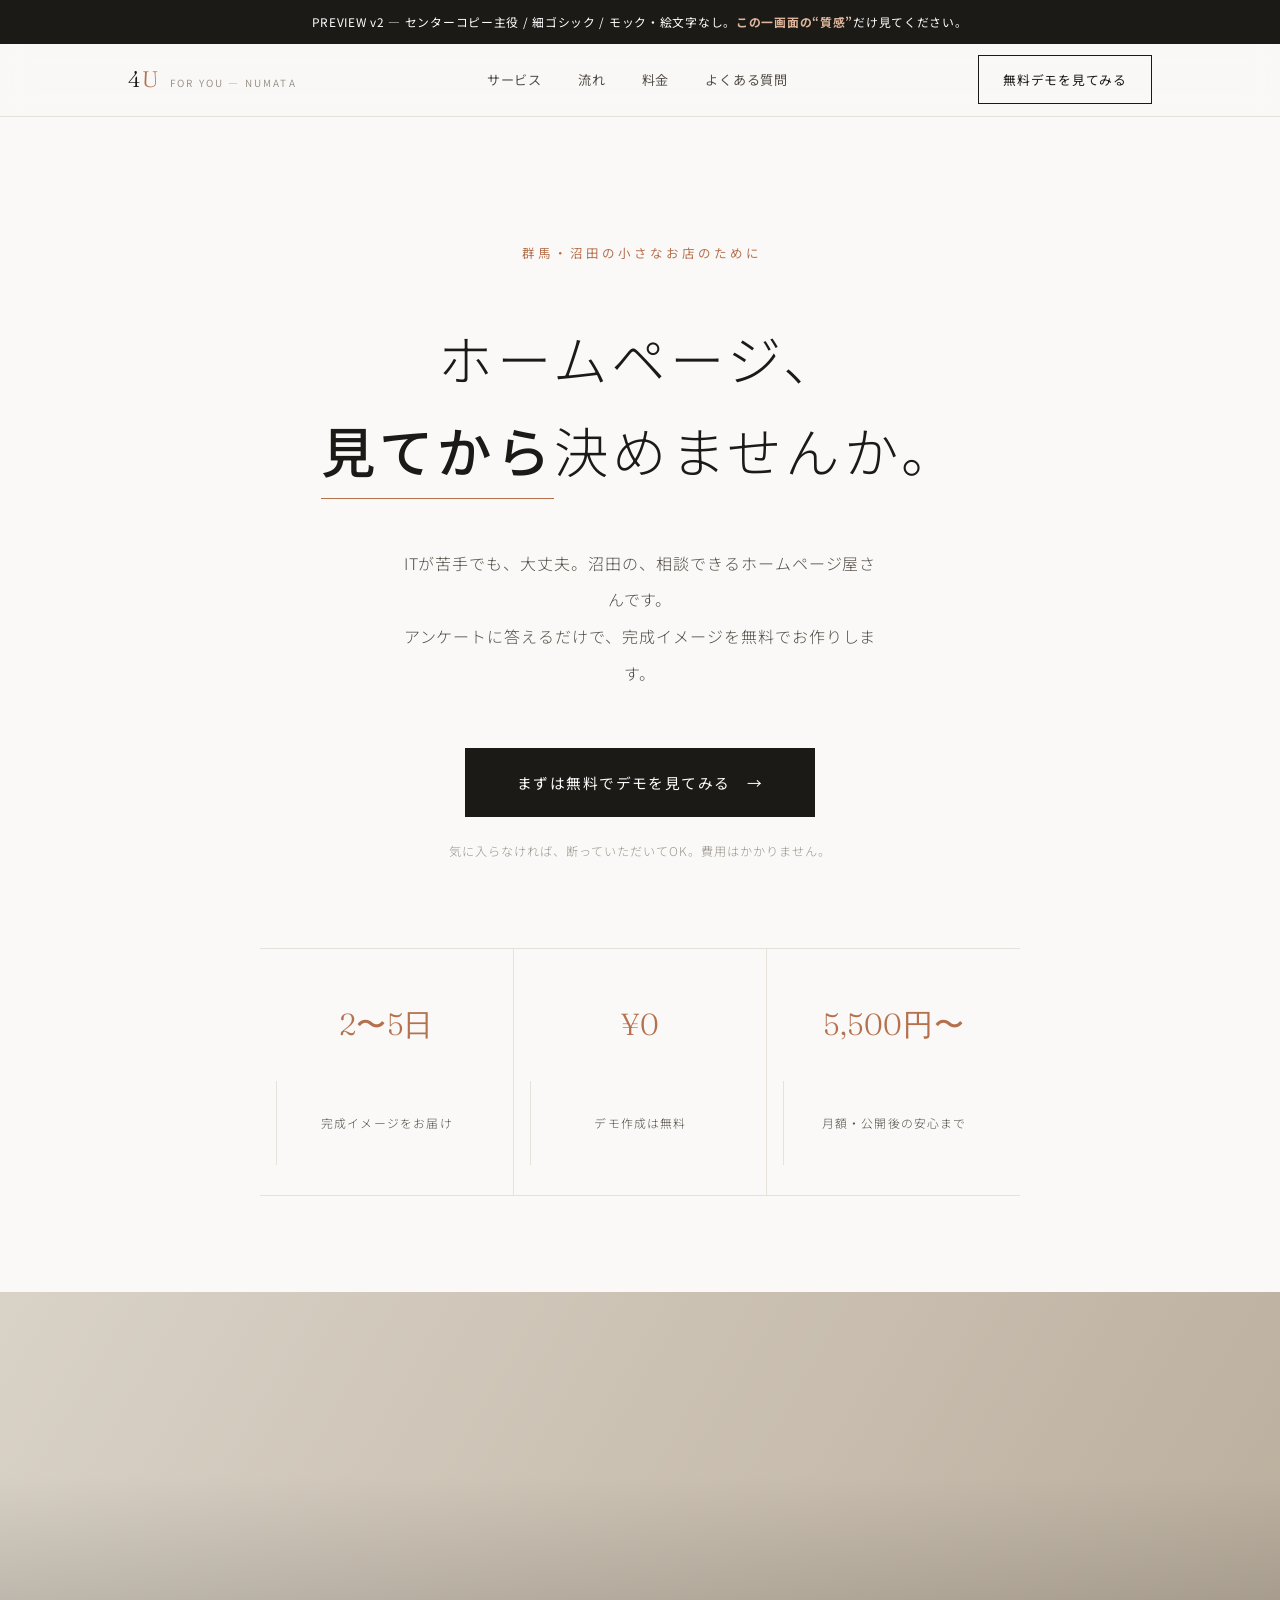
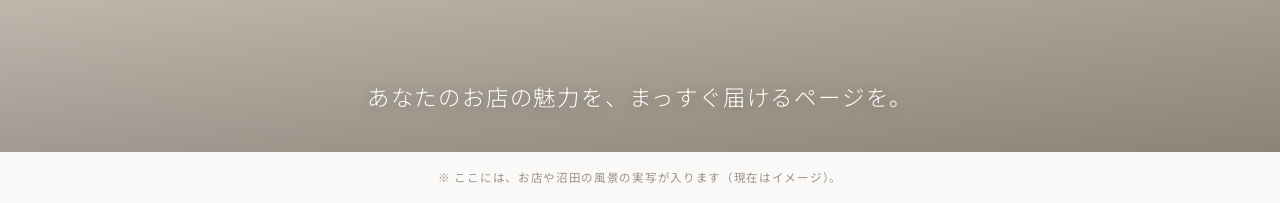
<file: lp/preview-hero.html>
<!DOCTYPE html>
<html lang="ja">
<head>
<meta charset="UTF-8" />
<meta name="viewport" content="width=device-width, initial-scale=1.0" />
<title>4U ヒーロー プレビュー v2（センター・細ゴシック）</title>
<link rel="preconnect" href="https://fonts.googleapis.com" />
<link rel="preconnect" href="https://fonts.gstatic.com" crossorigin />
<link href="https://fonts.googleapis.com/css2?family=Noto+Sans+JP:wght@300;400;500;700&family=Fraunces:ital,opsz,wght@0,9..144,300;1,9..144,300&display=swap" rel="stylesheet" />
<style>
:root{
  --bg:#FAF9F7;
  --bg-2:#F2EFEA;
  --ink:#1B1A17;
  --ink-2:#544E47;
  --muted:#9A938A;
  --line:#E6E1D9;
  --accent:#B5704D;       /* くすんだテラコッタ */
  --accent-deep:#9C5C3C;
  --serif:"Fraunces",Georgia,serif;
}
*{ margin:0; padding:0; box-sizing:border-box; }
body{
  font-family:"Noto Sans JP",system-ui,-apple-system,"Hiragino Kaku Gothic ProN",sans-serif;
  background:var(--bg); color:var(--ink);
  font-weight:400; line-height:2; letter-spacing:.02em;
  -webkit-font-smoothing:antialiased;
}
a{ color:inherit; text-decoration:none; }
ul{ list-style:none; }
.wrap{ max-width:1080px; margin:0 auto; padding:0 28px; }

/* header */
.header{ position:sticky; top:0; z-index:50; background:rgba(250,249,247,.86); backdrop-filter:blur(14px); border-bottom:1px solid var(--line); }
.header-in{ display:flex; align-items:center; justify-content:space-between; height:72px; }
.brand{ display:flex; align-items:baseline; gap:11px; }
.brand .lg{ font-family:var(--serif); font-weight:300; font-size:1.4rem; letter-spacing:.04em; }
.brand .lg b{ color:var(--accent); font-weight:300; }
.brand small{ font-size:.62rem; letter-spacing:.22em; color:var(--muted); }
.nav{ display:flex; gap:36px; }
.nav a{ font-size:.82rem; font-weight:400; color:var(--ink-2); letter-spacing:.06em; transition:color .25s; }
.nav a:hover{ color:var(--accent); }
.header-cta{ font-size:.8rem; letter-spacing:.06em; padding:11px 24px; border:1px solid var(--ink); transition:.25s; }
.header-cta:hover{ background:var(--ink); color:#fff; }
@media(max-width:820px){ .nav,.header-cta{ display:none; } }

/* hero — center */
.hero{ text-align:center; padding:118px 0 0; }
.kicker{
  display:inline-block; font-size:.78rem; letter-spacing:.32em; color:var(--accent);
  margin-bottom:46px; text-indent:.32em;
}
.hero h1{
  font-weight:300; font-size:clamp(2rem,5.2vw,3.4rem); line-height:1.7; letter-spacing:.08em;
  color:var(--ink);
}
.hero h1 .em{ font-weight:500; position:relative; }
.hero h1 .em::after{ content:""; position:absolute; left:0; right:0; bottom:-.18em; height:1px; background:var(--accent); }
.hero .sub{
  margin:48px auto 0; max-width:30em; font-size:1rem; font-weight:300; line-height:2.3;
  color:var(--ink-2); letter-spacing:.06em;
}
.cta{ margin-top:56px; display:flex; flex-direction:column; align-items:center; gap:22px; }
.btn{
  display:inline-flex; align-items:center; gap:16px; background:var(--ink); color:#fff;
  font-size:.92rem; font-weight:400; letter-spacing:.1em; padding:20px 52px; transition:.3s ease;
}
.btn:hover{ background:var(--accent); }
.btn .arw{ transition:transform .3s ease; }
.btn:hover .arw{ transform:translateX(6px); }
.micro{ font-size:.76rem; font-weight:300; letter-spacing:.08em; color:var(--muted); }

/* quiet meta line (no icons, just thin dividers) */
.meta{
  margin:84px auto 0; max-width:760px; display:flex; justify-content:center;
  border-top:1px solid var(--line); border-bottom:1px solid var(--line);
}
.meta div{ flex:1; padding:30px 16px; }
.meta div + div{ border-left:1px solid var(--line); }
.meta .n{ font-family:var(--serif); font-weight:300; font-size:1.9rem; line-height:1; color:var(--accent); letter-spacing:.02em; }
.meta .l{ margin-top:12px; font-size:.74rem; font-weight:300; letter-spacing:.1em; color:var(--ink-2); }

/* understated image band (実写が入る想定) */
.band{ margin-top:96px; }
.band-img{
  height:clamp(240px,38vw,460px); background:
    linear-gradient(180deg, rgba(27,26,23,0) 40%, rgba(27,26,23,.28)),
    linear-gradient(120deg,#D9D2C7,#C7BCAD 60%,#B9AD9C);
  position:relative; display:flex; align-items:flex-end;
}
.band-cap{ padding:34px 28px; max-width:1080px; margin:0 auto; width:100%; }
.band-cap p{ color:#fff; font-weight:300; font-size:clamp(1rem,2.4vw,1.4rem); letter-spacing:.08em; line-height:1.9; text-shadow:0 2px 14px rgba(0,0,0,.3); }
.band-note{ text-align:center; font-size:.72rem; color:var(--muted); letter-spacing:.06em; padding:14px; }

@media(max-width:560px){
  .hero{ padding:84px 0 0; }
  .kicker{ margin-bottom:36px; letter-spacing:.24em; }
  .hero h1{ line-height:1.85; letter-spacing:.05em; }
  .btn{ width:100%; justify-content:center; padding:19px 30px; }
  .meta{ flex-direction:column; }
  .meta div + div{ border-left:none; border-top:1px solid var(--line); }
}

.pv{ background:var(--ink); color:#fff; text-align:center; font-size:.74rem; letter-spacing:.06em; padding:10px; }
.pv b{ color:#E0B79E; }
</style>
</head>
<body>

<div class="pv">PREVIEW v2 — センターコピー主役 / 細ゴシック / モック・絵文字なし。<b>この一画面の“質感”</b>だけ見てください。</div>

<header class="header">
  <div class="wrap header-in">
    <a href="#" class="brand"><span class="lg">4<b>U</b></span><small>FOR YOU — NUMATA</small></a>
    <nav class="nav"><a href="#">サービス</a><a href="#">流れ</a><a href="#">料金</a><a href="#">よくある質問</a></nav>
    <a href="#" class="header-cta">無料デモを見てみる</a>
  </div>
</header>

<section class="hero">
  <div class="wrap">
    <span class="kicker">群馬・沼田の小さなお店のために</span>
    <h1>ホームページ、<br /><span class="em">見てから</span>決めませんか。</h1>
    <p class="sub">ITが苦手でも、大丈夫。沼田の、相談できるホームページ屋さんです。<br />アンケートに答えるだけで、完成イメージを無料でお作りします。</p>
    <div class="cta">
      <a href="#" class="btn">まずは無料でデモを見てみる<span class="arw">→</span></a>
      <span class="micro">気に入らなければ、断っていただいてOK。費用はかかりません。</span>
    </div>

    <div class="meta">
      <div><div class="n">2〜5日</div><div class="l">完成イメージをお届け</div></div>
      <div><div class="n">¥0</div><div class="l">デモ作成は無料</div></div>
      <div><div class="n">5,500円〜</div><div class="l">月額・公開後の安心まで</div></div>
    </div>
  </div>

  <div class="band">
    <div class="band-img">
      <div class="band-cap"><p>あなたのお店の魅力を、まっすぐ届けるページを。</p></div>
    </div>
    <p class="band-note">※ ここには、お店や沼田の風景の実写が入ります（現在はイメージ）。</p>
  </div>
</section>

</body>
</html>
</file>
